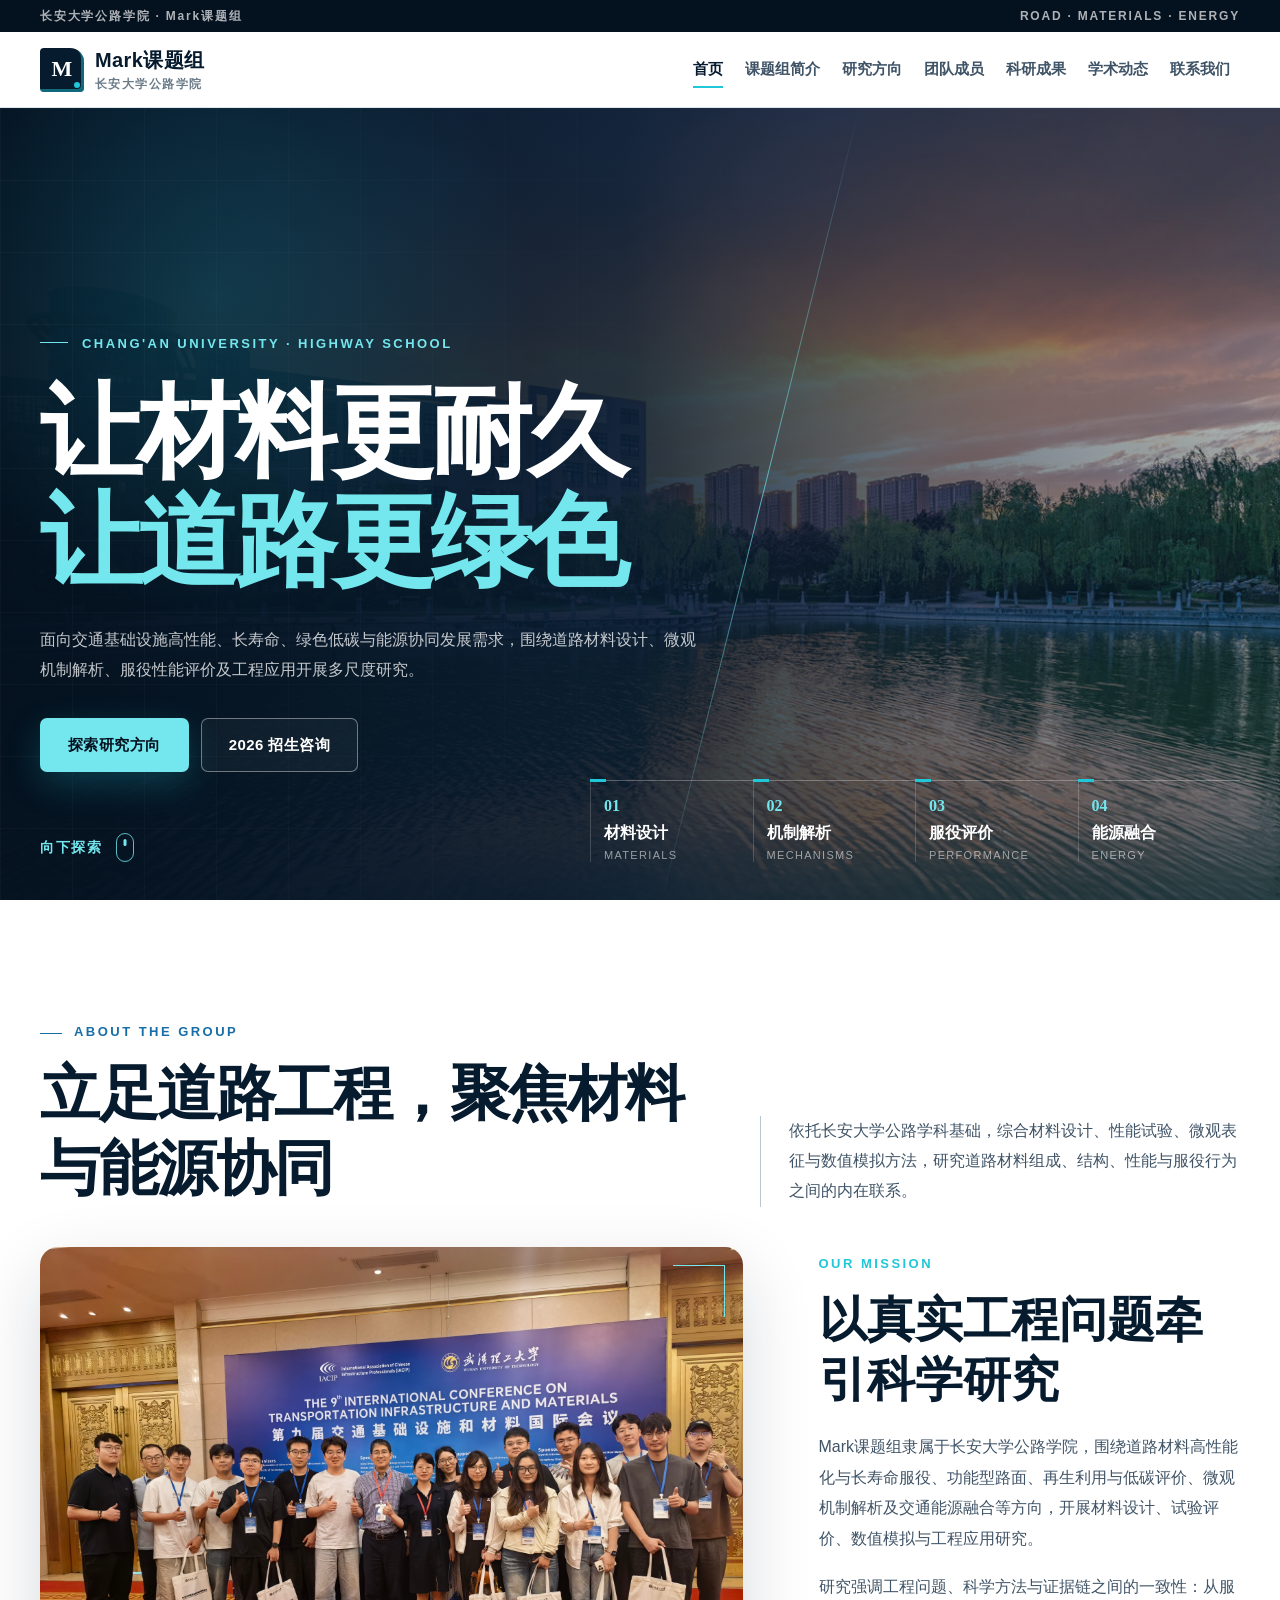
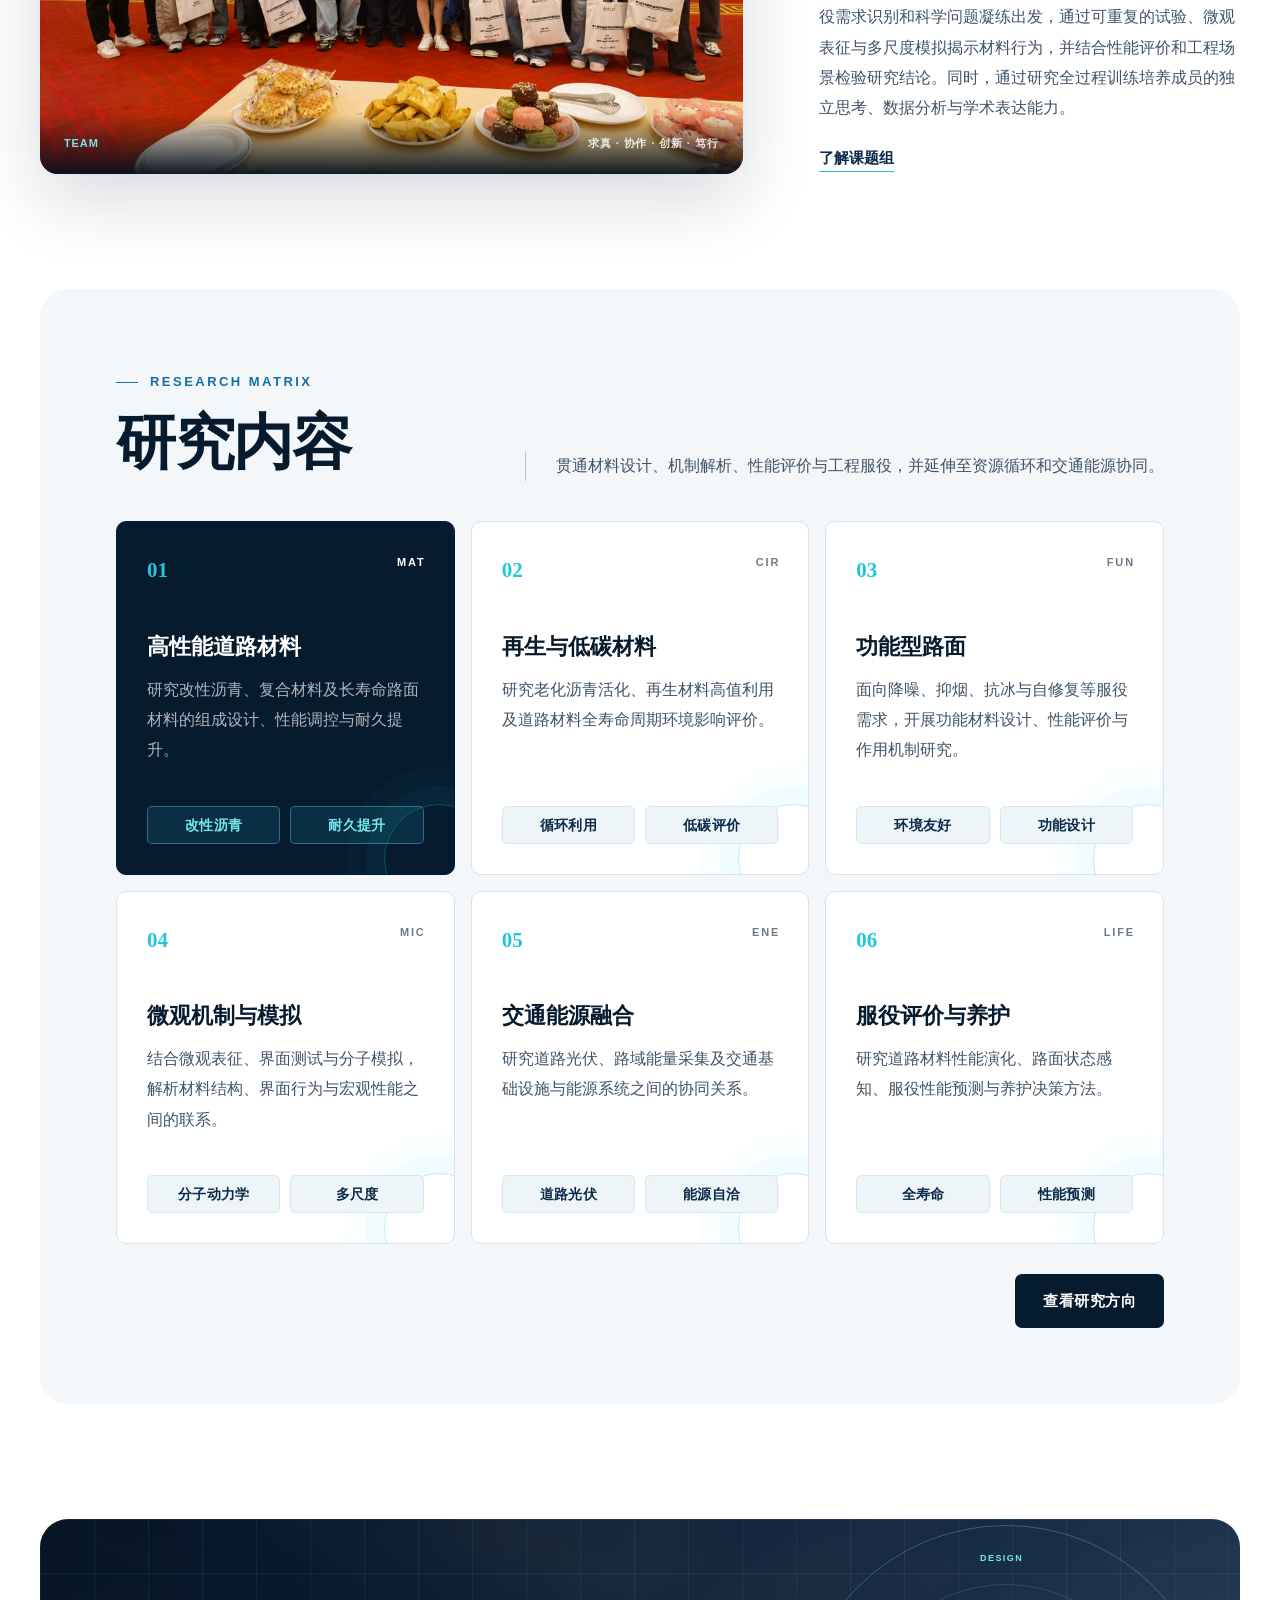
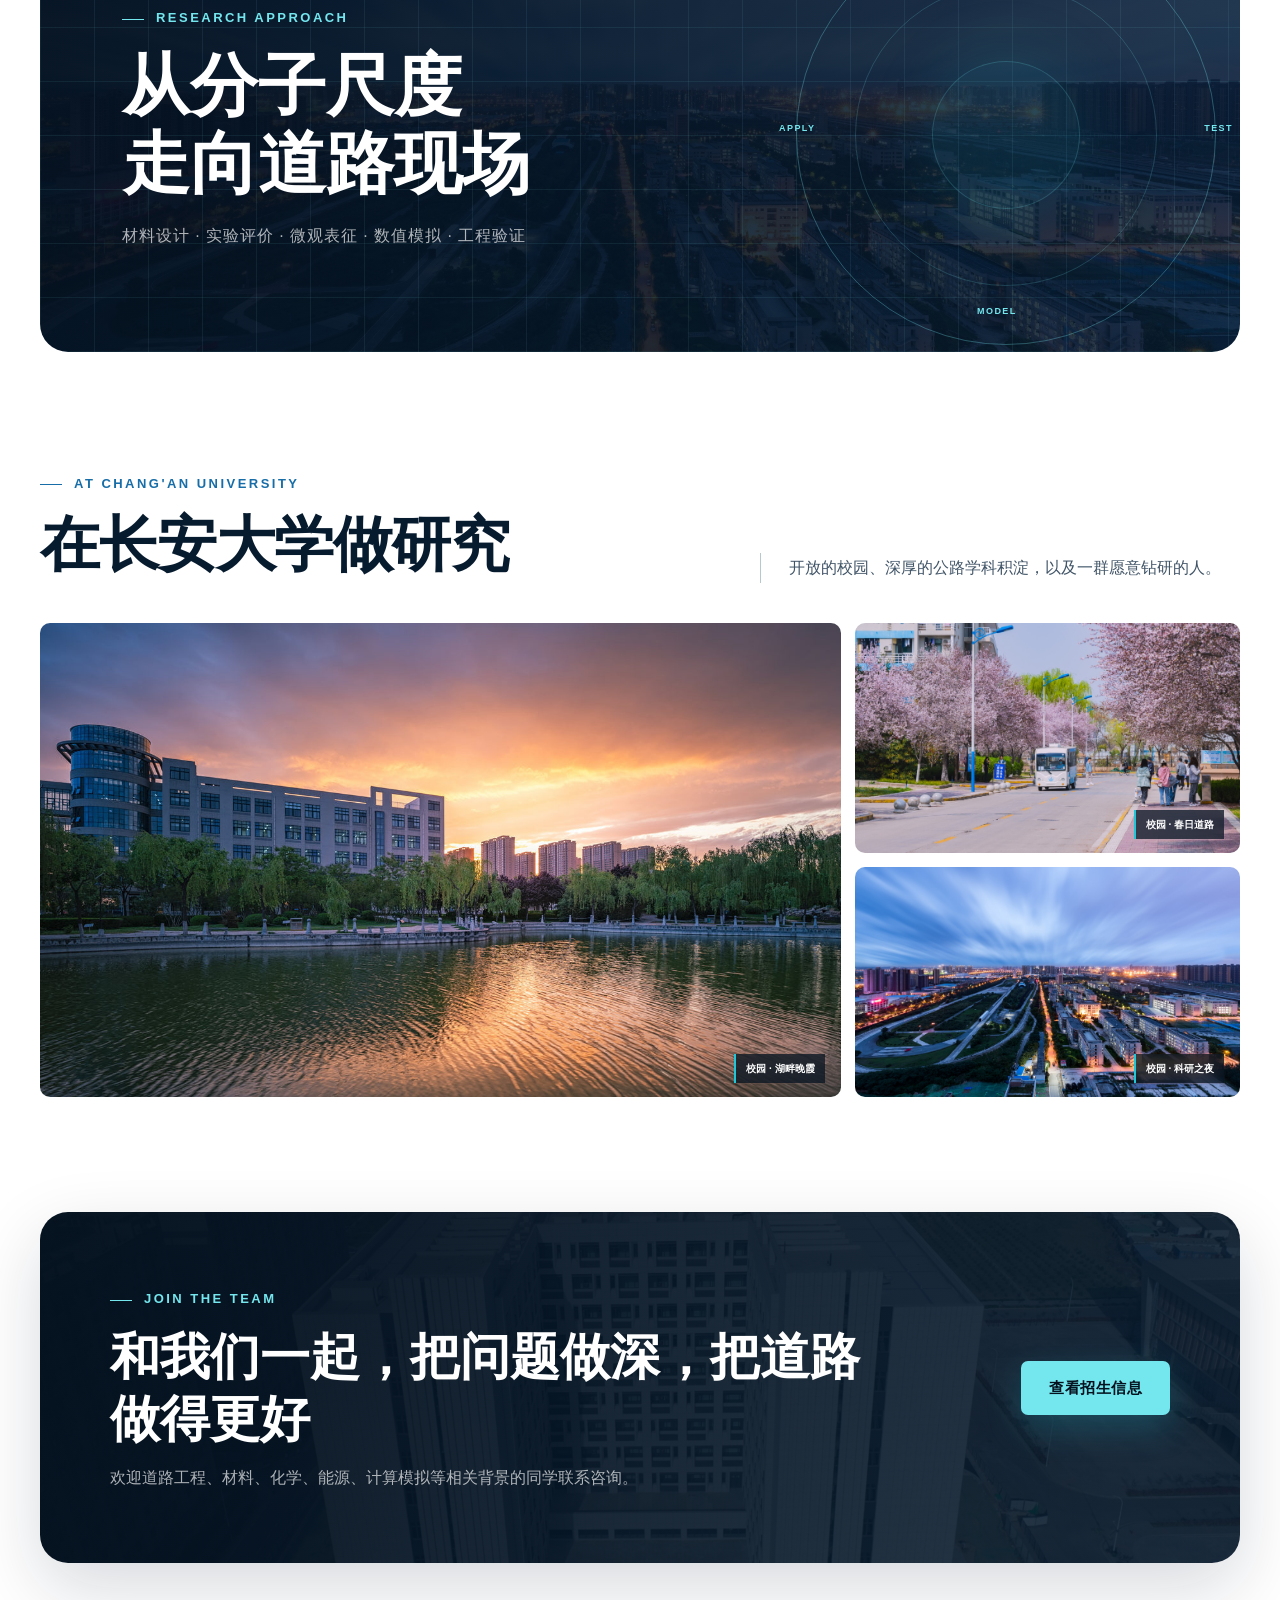
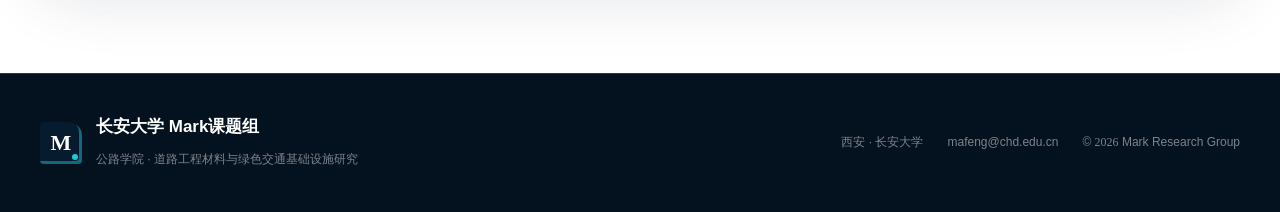
<file: index.html>
<!DOCTYPE html>
<html lang="zh-CN">
<head>
    <meta charset="UTF-8">
    <meta name="viewport" content="width=device-width, initial-scale=1.0">
    <meta name="description" content="长安大学公路学院 Mark课题组，聚焦道路工程材料、功能型路面、交通能源融合与绿色低碳基础设施。">
    <meta name="theme-color" content="#071b2f">
    <title>长安大学 Mark课题组</title>
    <link rel="stylesheet" href="CSS/style.css">
    <script src="JS/main.js" defer></script>
</head>
<body class="home-page">

<a class="skip-link" href="#main-content">跳至主要内容</a>

<div class="site-topbar">
    <span>长安大学公路学院 · Mark课题组</span>
    <span>ROAD · MATERIALS · ENERGY</span>
</div>

<nav class="navbar" aria-label="主导航">
    <a class="logo" href="index.html" aria-label="返回网站首页">
        <span class="logo-mark">M</span>
        <span class="logo-text"><strong>Mark课题组</strong><span>长安大学公路学院</span></span>
    </a>
    <button class="nav-toggle" type="button" aria-expanded="false" aria-controls="primary-navigation" aria-label="打开或关闭主导航">
        <span class="nav-toggle-label">菜单</span><span class="nav-toggle-icon" aria-hidden="true"></span>
    </button>
    <ul id="primary-navigation">
        <li><a class="active" aria-current="page" href="index.html">首页</a></li>
        <li><a href="about.html">课题组简介</a></li>
        <li><a href="research.html">研究方向</a></li>
        <li><a href="members.html">团队成员</a></li>
        <li><a href="publications.html">科研成果</a></li>
        <li><a href="news.html">学术动态</a></li>
        <li><a href="join.html">联系我们</a></li>
    </ul>
</nav>

<main id="main-content">
    <header class="hero">
        <div class="hero-grid" aria-hidden="true"></div>
        <div class="hero-content">
            <span class="hero-kicker">CHANG'AN UNIVERSITY · HIGHWAY SCHOOL</span>
            <h1>让材料更耐久<br><em>让道路更绿色</em></h1>
            <p>面向交通基础设施高性能、长寿命、绿色低碳与能源协同发展需求，围绕道路材料设计、微观机制解析、服役性能评价及工程应用开展多尺度研究。</p>
            <div class="hero-actions">
                <a class="btn btn-primary" href="research.html">探索研究方向</a>
                <a class="btn btn-ghost" href="join.html">2026 招生咨询</a>
            </div>
        </div>
        <div class="hero-index" aria-label="课题组研究关键词">
            <div><span>01</span><strong>材料设计</strong><small>Materials</small></div>
            <div><span>02</span><strong>机制解析</strong><small>Mechanisms</small></div>
            <div><span>03</span><strong>服役评价</strong><small>Performance</small></div>
            <div><span>04</span><strong>能源融合</strong><small>Energy</small></div>
        </div>
       <a class="scroll-cue" href="#group-overview">
            <span class="scroll-cue-text">向下探索</span>
            <span class="scroll-indicator" aria-hidden="true"></span>
        </a>
    </header>

    <section class="section section-intro" id="group-overview">
        <div class="section-heading">
            <div><span class="eyebrow">About the Group</span><h2>立足道路工程，聚焦材料与能源协同</h2></div>
            <p>依托长安大学公路学科基础，综合材料设计、性能试验、微观表征与数值模拟方法，研究道路材料组成、结构、性能与服役行为之间的内在联系。</p>
        </div>
        <div class="story-grid">
            <figure class="story-image media-frame">
                <img src="images/campus/campus-members.jpg" alt="课题组成员参加交通基础设施与材料学术会议合影">
                <figcaption><span>TEAM</span> 求真 · 协作 · 创新 · 笃行</figcaption>
            </figure>
            <div class="story-copy">
                <span class="micro-label">OUR MISSION</span>
                <h3>以真实工程问题牵引科学研究</h3>
                <p>Mark课题组隶属于长安大学公路学院，围绕道路材料高性能化与长寿命服役、功能型路面、再生利用与低碳评价、微观机制解析及交通能源融合等方向，开展材料设计、试验评价、数值模拟与工程应用研究。</p>
                <p>研究强调工程问题、科学方法与证据链之间的一致性：从服役需求识别和科学问题凝练出发，通过可重复的试验、微观表征与多尺度模拟揭示材料行为，并结合性能评价和工程场景检验研究结论。同时，通过研究全过程训练培养成员的独立思考、数据分析与学术表达能力。</p>
                <a class="text-link" href="about.html">
                    了解课题组
                </a>
            </div>
        </div>
    </section>

    <section class="section research-showcase">
        <div class="section-heading research-matrix-heading">
        <div>
            <span class="eyebrow">Research Matrix</span>
            <h2>研究内容</h2>
        </div>
        <p>贯通材料设计、机制解析、性能评价与工程服役，并延伸至资源循环和交通能源协同。</p>
        </div>
        <div class="research-grid home-research-grid">
            <article class="research-card featured-card">
                <span class="index">01</span><span class="card-code">MAT</span>
                <h3>高性能道路材料</h3>
                <p>研究改性沥青、复合材料及长寿命路面材料的组成设计、性能调控与耐久提升。</p>
                <div class="tag-list"><span>改性沥青</span><span>耐久提升</span></div>
            </article>
            <article class="research-card">
                <span class="index">02</span><span class="card-code">CIR</span>
                <h3>再生与低碳材料</h3>
                <p>研究老化沥青活化、再生材料高值利用及道路材料全寿命周期环境影响评价。</p>
                <div class="tag-list"><span>循环利用</span><span>低碳评价</span></div>
            </article>
            <article class="research-card">
                <span class="index">03</span><span class="card-code">FUN</span>
                <h3>功能型路面</h3>
                <p>面向降噪、抑烟、抗冰与自修复等服役需求，开展功能材料设计、性能评价与作用机制研究。</p>
                <div class="tag-list"><span>环境友好</span><span>功能设计</span></div>
            </article>
            <article class="research-card">
                <span class="index">04</span><span class="card-code">MIC</span>
                <h3>微观机制与模拟</h3>
                <p>结合微观表征、界面测试与分子模拟，解析材料结构、界面行为与宏观性能之间的联系。</p>
                <div class="tag-list"><span>分子动力学</span><span>多尺度</span></div>
            </article>
            <article class="research-card">
                <span class="index">05</span><span class="card-code">ENE</span>
                <h3>交通能源融合</h3>
                <p>研究道路光伏、路域能量采集及交通基础设施与能源系统之间的协同关系。</p>
                <div class="tag-list"><span>道路光伏</span><span>能源自洽</span></div>
            </article>
            <article class="research-card">
                <span class="index">06</span><span class="card-code">LIFE</span>
                <h3>服役评价与养护</h3>
                <p>研究道路材料性能演化、路面状态感知、服役性能预测与养护决策方法。</p>
                <div class="tag-list"><span>全寿命</span><span>性能预测</span></div>
            </article>
        </div>
        <div class="section-action">
            <a class="btn btn-dark" href="research.html">
            查看研究方向
            </a>
        </div>
    </section>

    <section class="section visual-statement">
        <div class="visual-copy">
            <span class="eyebrow light">Research Approach</span>
            <h2>从分子尺度<br>走向道路现场</h2>
            <p>材料设计 · 实验评价 · 微观表征 · 数值模拟 · 工程验证</p>
        </div>
        <div class="visual-orbit" aria-hidden="true"><span>DESIGN</span><span>TEST</span><span>MODEL</span><span>APPLY</span></div>
    </section>

    <section class="section campus-section">
        <div class="section-heading">
            <div><span class="eyebrow">At Chang'an University</span><h2>在长安大学做研究</h2></div>
            <p>开放的校园、深厚的公路学科积淀，以及一群愿意钻研的人。</p>
        </div>
        <div class="campus-grid">
            <figure class="campus-photo campus-large"><img src="images/campus/campus-hero.jpg" alt="长安大学校园湖畔晚霞"><figcaption>校园 · 湖畔晚霞</figcaption></figure>
            <figure class="campus-photo"><img src="images/campus/campus-road.jpg" alt="长安大学春日校园道路"><figcaption>校园 · 春日道路</figcaption></figure>
            <figure class="campus-photo"><img src="images/campus/campus-night.jpg" alt="长安大学校园夜景"><figcaption>校园 · 科研之夜</figcaption></figure>
        </div>
    </section>

    <section class="cta-section">
        <div><span class="eyebrow light">Join the Team</span><h2>和我们一起，把问题做深，把道路做得更好</h2><p>欢迎道路工程、材料、化学、能源、计算模拟等相关背景的同学联系咨询。</p></div>
        <a class="btn btn-primary" href="join.html">
            查看招生信息
        </a>
    </section>
</main>

<footer class="footer">
    <div class="footer-inner">
        <div class="footer-brand"><span class="logo-mark small">M</span><div><strong>长安大学 Mark课题组</strong><span>公路学院 · 道路工程材料与绿色交通基础设施研究</span></div></div>
        <div class="footer-meta"><span>西安 · 长安大学</span><span>mafeng@chd.edu.cn</span><span>© <b data-current-year>2026</b> Mark Research Group</span></div>
    </div>
</footer>

<button
    class="back-to-top"
    type="button"
    aria-label="返回页面顶部"
>
    <svg
        class="back-top-icon"
        viewBox="0 0 24 24"
        aria-hidden="true"
    >
        <path d="M7 14l5-5 5 5"></path>
    </svg>
</button>
</body>
</html>
</file>
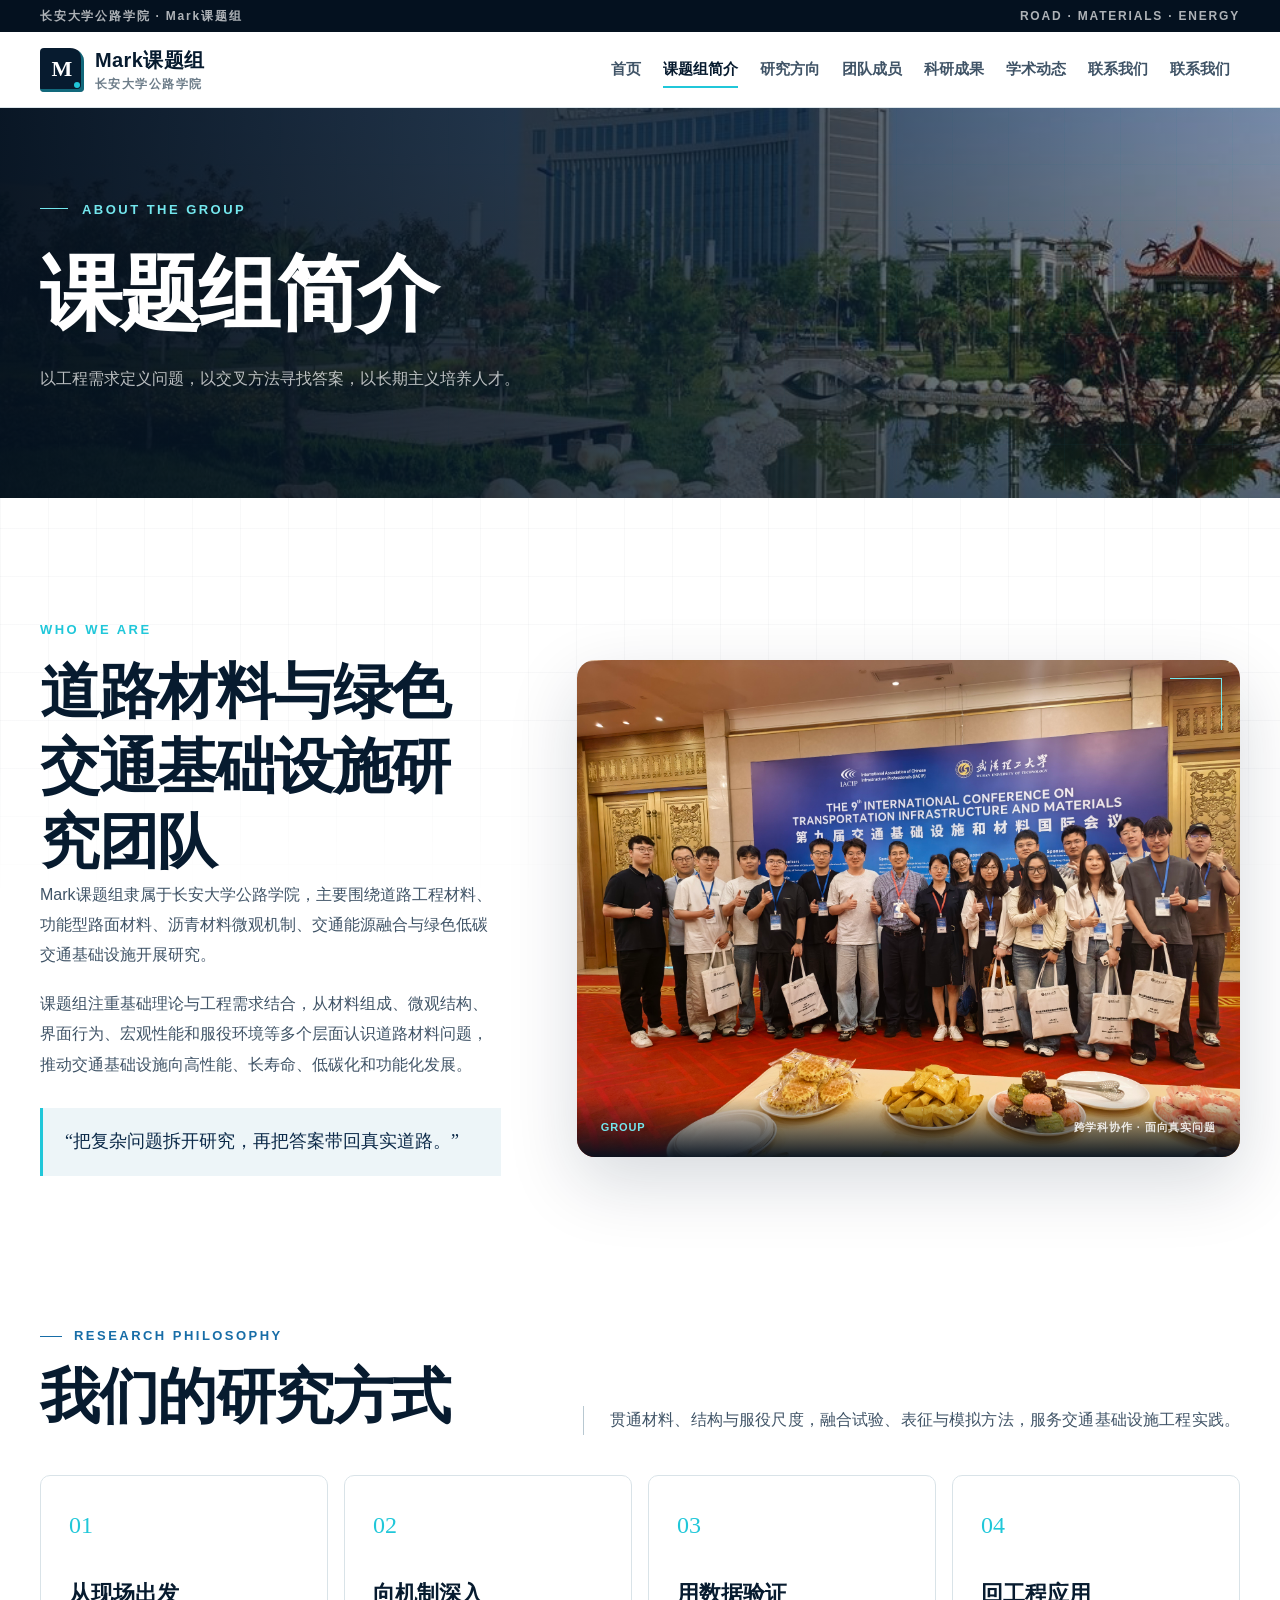
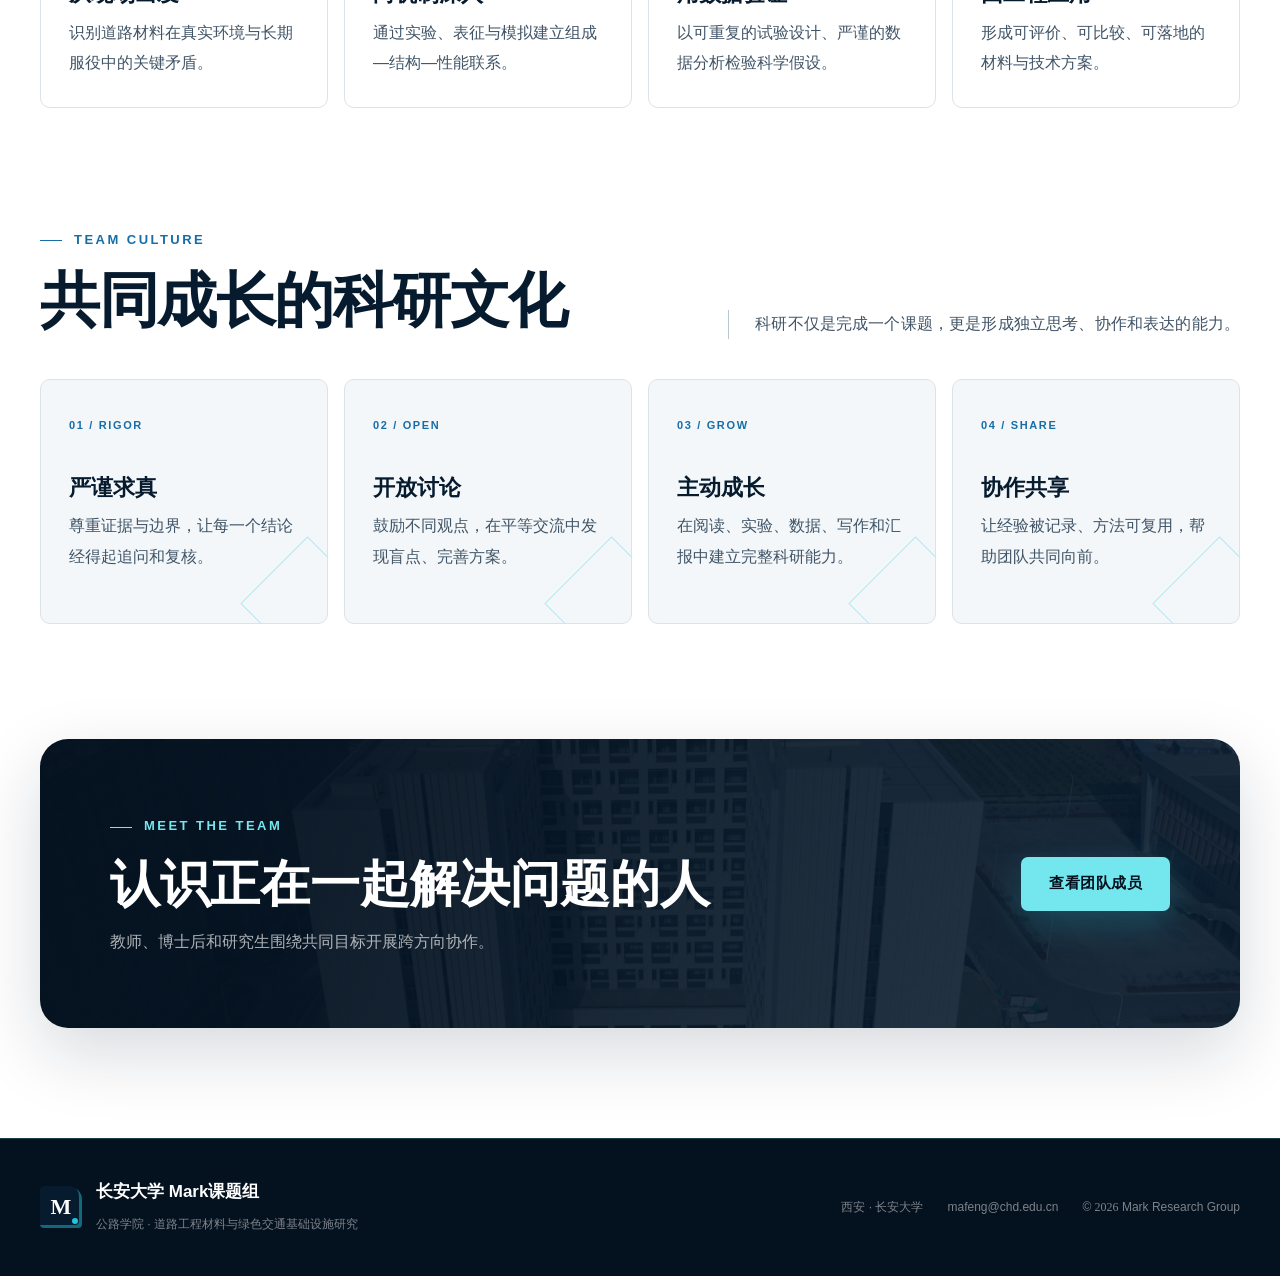
<file: about.html>
<!DOCTYPE html>
<html lang="zh-CN">
<head>
    <meta charset="UTF-8"><meta name="viewport" content="width=device-width, initial-scale=1.0">
    <meta name="description" content="了解长安大学公路学院 Mark课题组的研究定位、团队文化与人才培养理念。"><meta name="theme-color" content="#071b2f">
    <title>课题组简介 - 长安大学 Mark课题组</title><link rel="stylesheet" href="CSS/style.css"><script src="JS/main.js" defer></script>
</head>
<body class="about-page">
<a class="skip-link" href="#main-content">跳至主要内容</a>
<div class="site-topbar"><span>长安大学公路学院 · Mark课题组</span><span>ROAD · MATERIALS · ENERGY</span></div>
<nav class="navbar" aria-label="主导航">
    <a class="logo" href="index.html"><span class="logo-mark">M</span><span class="logo-text"><strong>Mark课题组</strong><span>长安大学公路学院</span></span></a>
    <button class="nav-toggle" type="button" aria-expanded="false" aria-controls="primary-navigation" aria-label="打开或关闭主导航"><span class="nav-toggle-label">菜单</span><span class="nav-toggle-icon" aria-hidden="true"></span></button>
    <ul id="primary-navigation"><li><a href="index.html">首页</a></li><li><a class="active" aria-current="page" href="about.html">课题组简介</a></li><li><a href="research.html">研究方向</a></li><li><a href="members.html">团队成员</a></li><li><a href="publications.html">科研成果</a></li><li><a href="news.html">学术动态</a></li><li><a href="join.html">联系我们</a></li><li><a href="contact.html">联系我们</a></li></ul>
</nav>
<main id="main-content">
    <header class="page-header about-header"><div><span class="hero-kicker">ABOUT THE GROUP</span><h1>课题组简介</h1><p>以工程需求定义问题，以交叉方法寻找答案，以长期主义培养人才。</p></div></header>
    <section class="section about-overview">
        <div class="story-grid story-grid-reverse">
            <div class="story-copy"><span class="micro-label">WHO WE ARE</span><h2>道路材料与绿色交通基础设施研究团队</h2><p>Mark课题组隶属于长安大学公路学院，主要围绕道路工程材料、功能型路面材料、沥青材料微观机制、交通能源融合与绿色低碳交通基础设施开展研究。</p><p>课题组注重基础理论与工程需求结合，从材料组成、微观结构、界面行为、宏观性能和服役环境等多个层面认识道路材料问题，推动交通基础设施向高性能、长寿命、低碳化和功能化发展。</p><div class="quote-line">“把复杂问题拆开研究，再把答案带回真实道路。”</div></div>
            <figure class="story-image media-frame"><img src="images/campus/campus-members.jpg" alt="课题组团队学术交流合影"><figcaption><span>GROUP</span> 跨学科协作 · 面向真实问题</figcaption></figure>
        </div>
    </section>
    <section class="section philosophy-section">
        <div class="section-heading"><div><span class="eyebrow">Research Philosophy</span><h2>我们的研究方式</h2></div><p>贯通材料、结构与服役尺度，融合试验、表征与模拟方法，服务交通基础设施工程实践。</p></div>
        <div class="process-grid">
            <article><span>01</span><h3>从现场出发</h3><p>识别道路材料在真实环境与长期服役中的关键矛盾。</p></article>
            <article><span>02</span><h3>向机制深入</h3><p>通过实验、表征与模拟建立组成—结构—性能联系。</p></article>
            <article><span>03</span><h3>用数据验证</h3><p>以可重复的试验设计、严谨的数据分析检验科学假设。</p></article>
            <article><span>04</span><h3>回工程应用</h3><p>形成可评价、可比较、可落地的材料与技术方案。</p></article>
        </div>
    </section>
    <section class="section culture-section">
        <div class="section-heading"><div><span class="eyebrow">Team Culture</span><h2>共同成长的科研文化</h2></div><p>科研不仅是完成一个课题，更是形成独立思考、协作和表达的能力。</p></div>
        <div class="feature-grid">
            <article class="feature-card"><span class="feature-code">01 / RIGOR</span><h3>严谨求真</h3><p>尊重证据与边界，让每一个结论经得起追问和复核。</p></article>
            <article class="feature-card"><span class="feature-code">02 / OPEN</span><h3>开放讨论</h3><p>鼓励不同观点，在平等交流中发现盲点、完善方案。</p></article>
            <article class="feature-card"><span class="feature-code">03 / GROW</span><h3>主动成长</h3><p>在阅读、实验、数据、写作和汇报中建立完整科研能力。</p></article>
            <article class="feature-card"><span class="feature-code">04 / SHARE</span><h3>协作共享</h3><p>让经验被记录、方法可复用，帮助团队共同向前。</p></article>
        </div>
    </section>
    <section class="cta-section"><div><span class="eyebrow light">Meet the Team</span><h2>认识正在一起解决问题的人</h2><p>教师、博士后和研究生围绕共同目标开展跨方向协作。</p></div><a class="btn btn-primary" href="members.html">查看团队成员</a></section>
</main>
<footer class="footer"><div class="footer-inner"><div class="footer-brand"><span class="logo-mark small">M</span><div><strong>长安大学 Mark课题组</strong><span>公路学院 · 道路工程材料与绿色交通基础设施研究</span></div></div><div class="footer-meta"><span>西安 · 长安大学</span><span>mafeng@chd.edu.cn</span><span>© <b data-current-year>2026</b> Mark Research Group</span></div></div></footer>
        <button class="back-to-top" type="button" aria-label="返回页面顶部">
            <svg class="back-top-icon" viewBox="0 0 24 24" aria-hidden="true">
                <path d="M7 14l5-5 5 5"></path>
            </svg>
        </button>
</body></html>
</file>
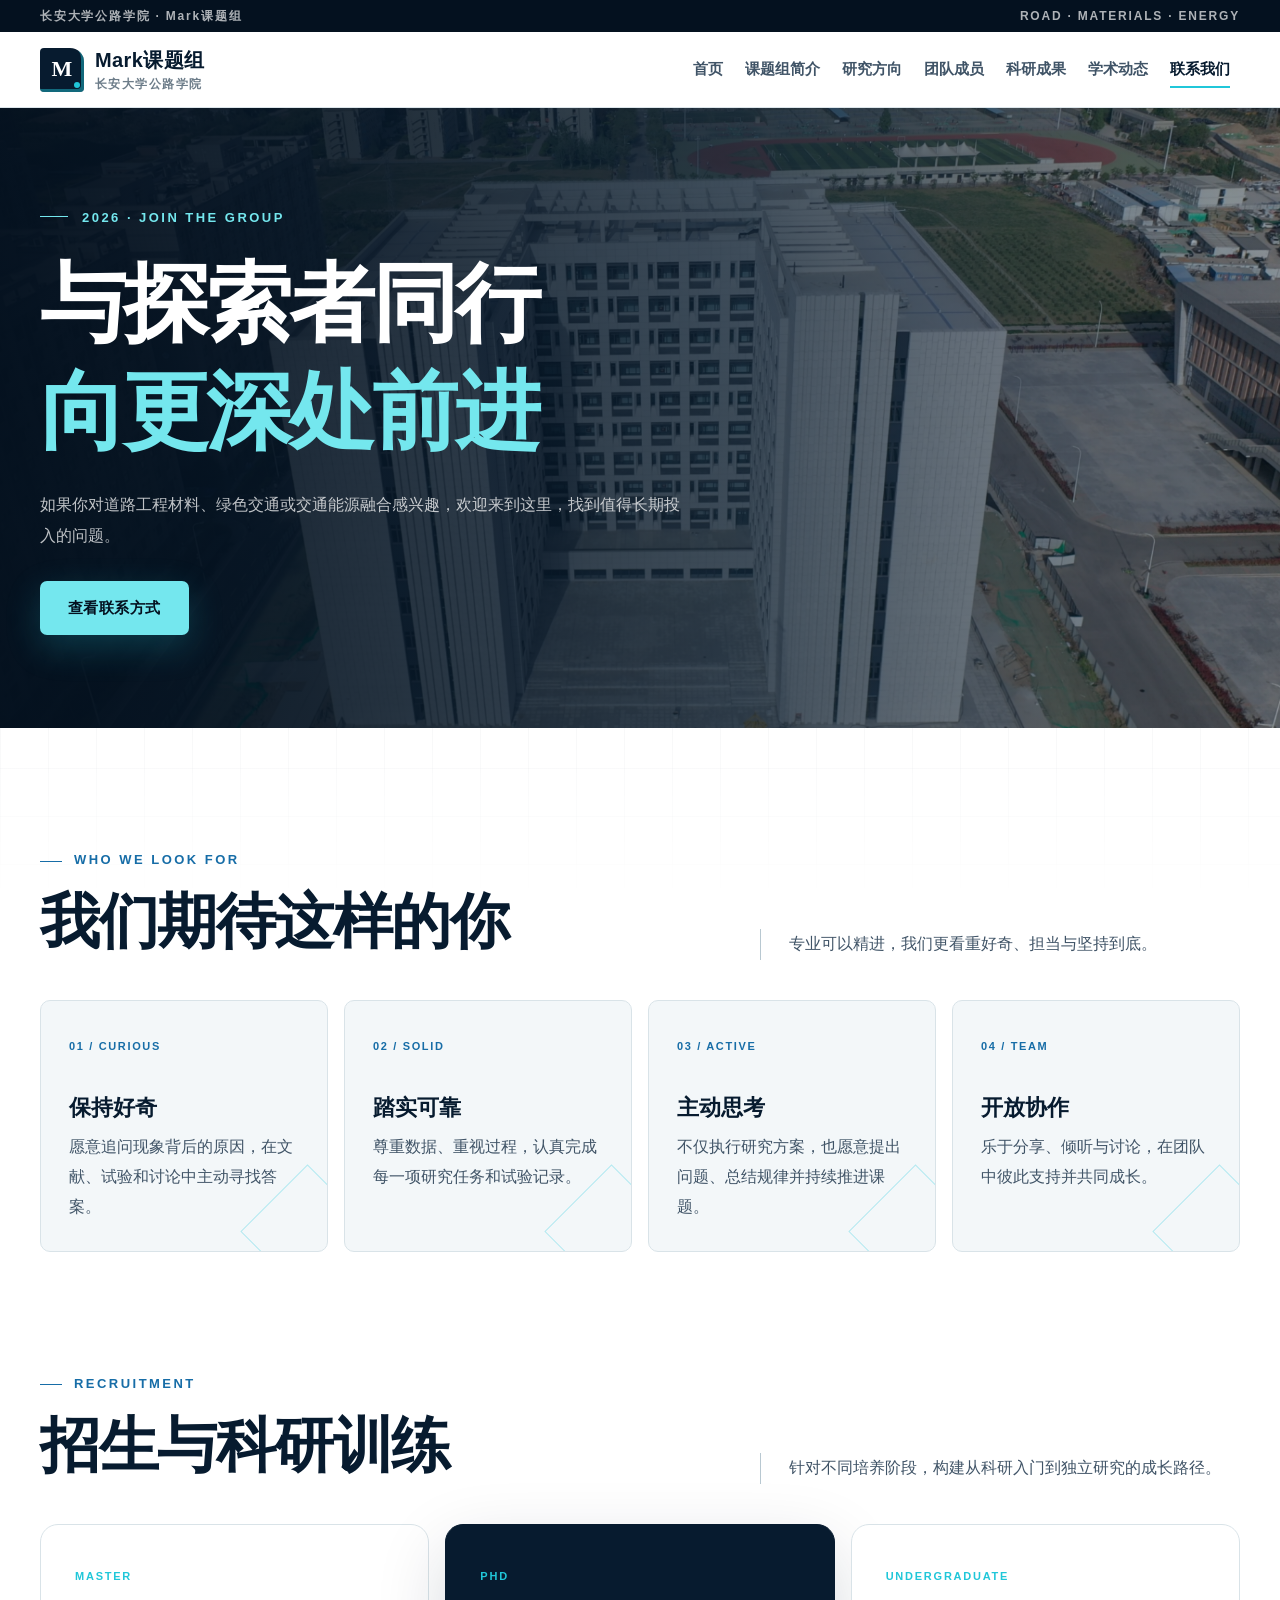
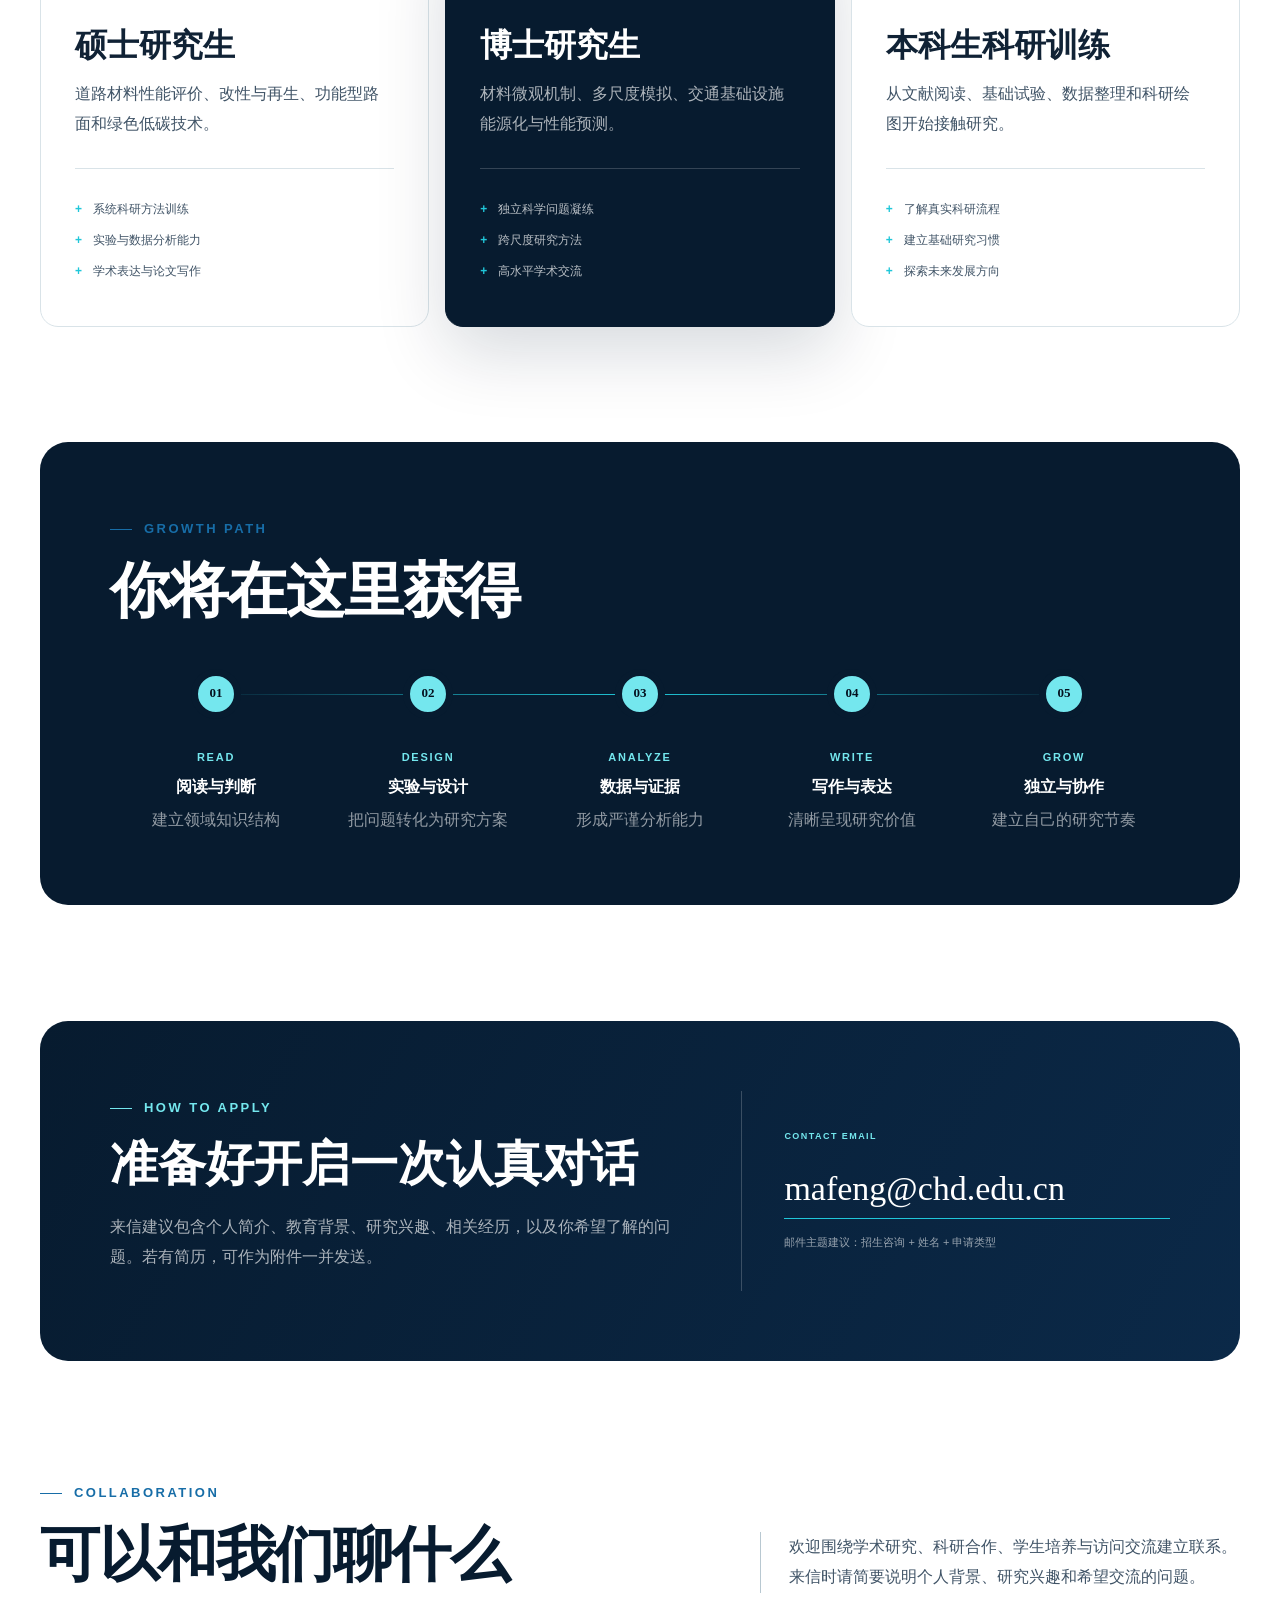
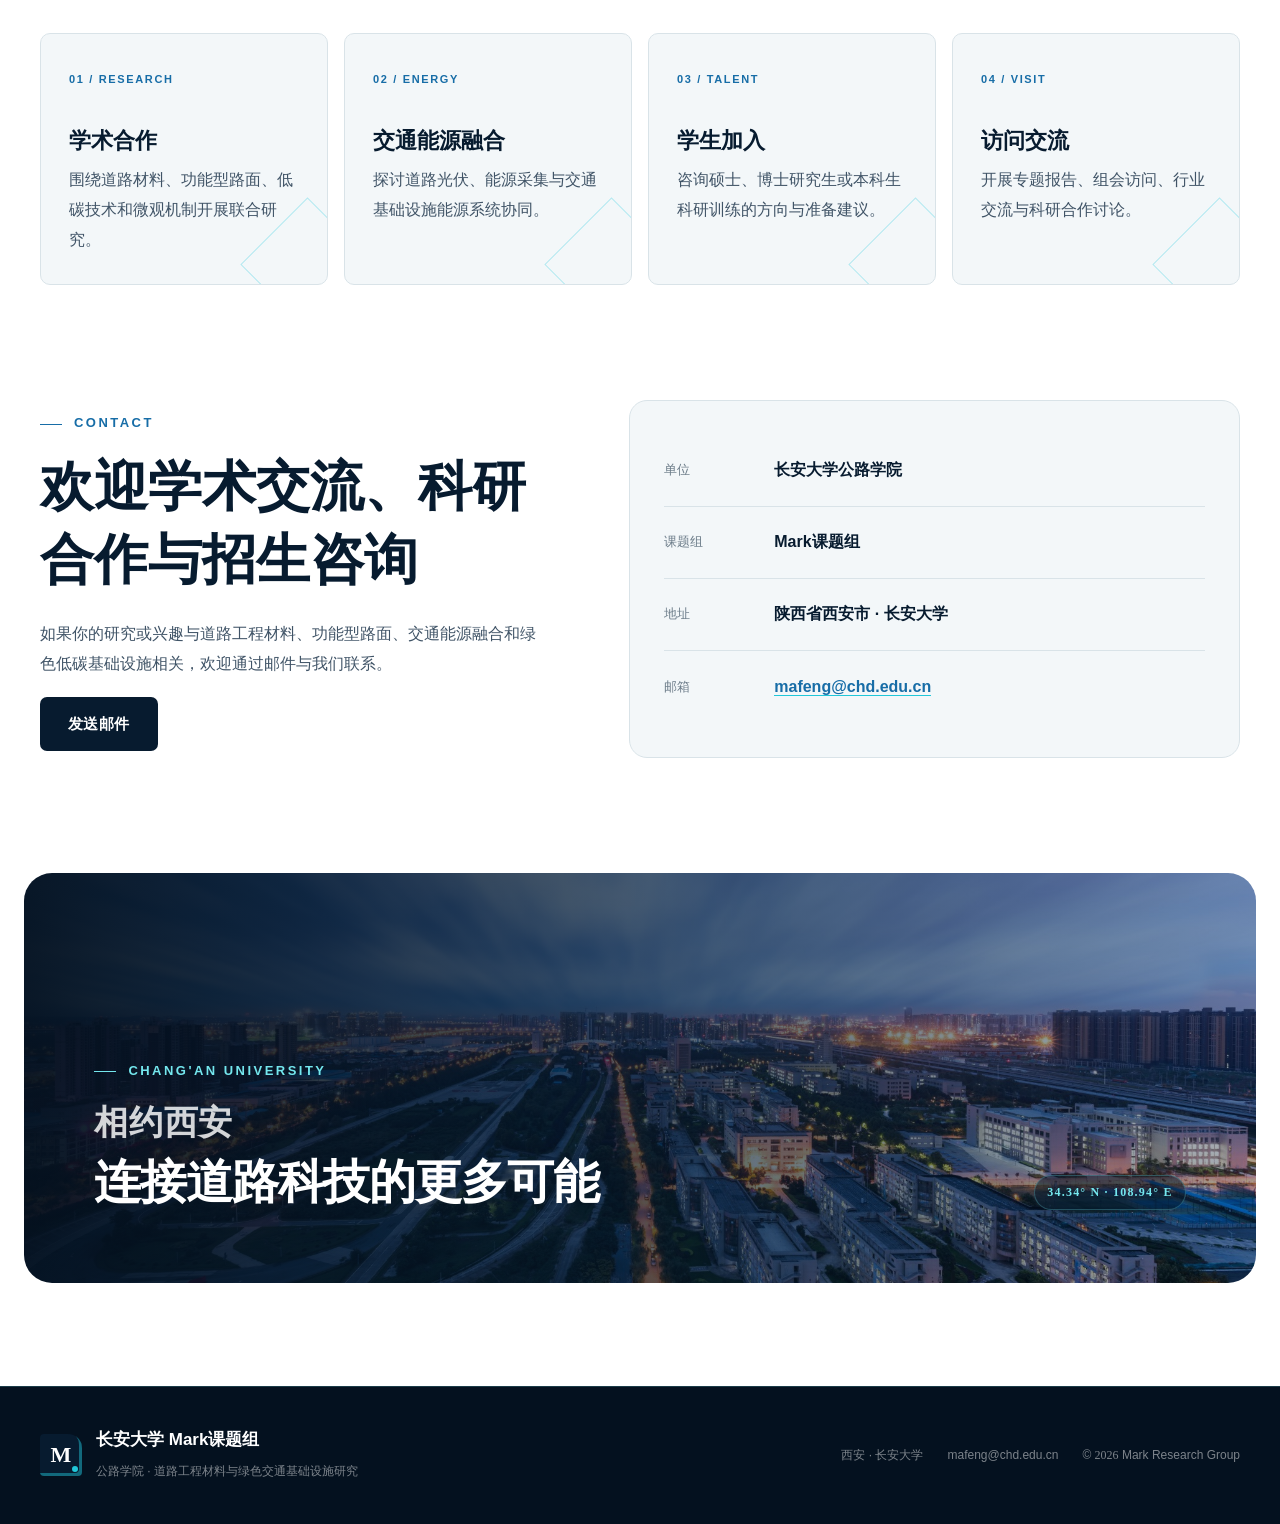
<file: contact.html>
<!DOCTYPE html>
<html lang="zh-CN">

<head>
    <meta charset="UTF-8">

    <meta name="viewport" content="width=device-width, initial-scale=1.0">

    <meta name="description" content="正在前往长安大学公路学院 Mark课题组加入与联系页面。">

    <meta http-equiv="refresh" content="0; url=join.html#contact">

    <title>正在前往加入与联系页面</title>

    <script src="JS/contact.js"></script>

    <link rel="stylesheet" href="CSS/contact.css">
</head>

<body>
    <p>
        正在前往
        <a href="join.html#contact">加入与联系页面</a>
    </p>
</body>

</html>
</file>
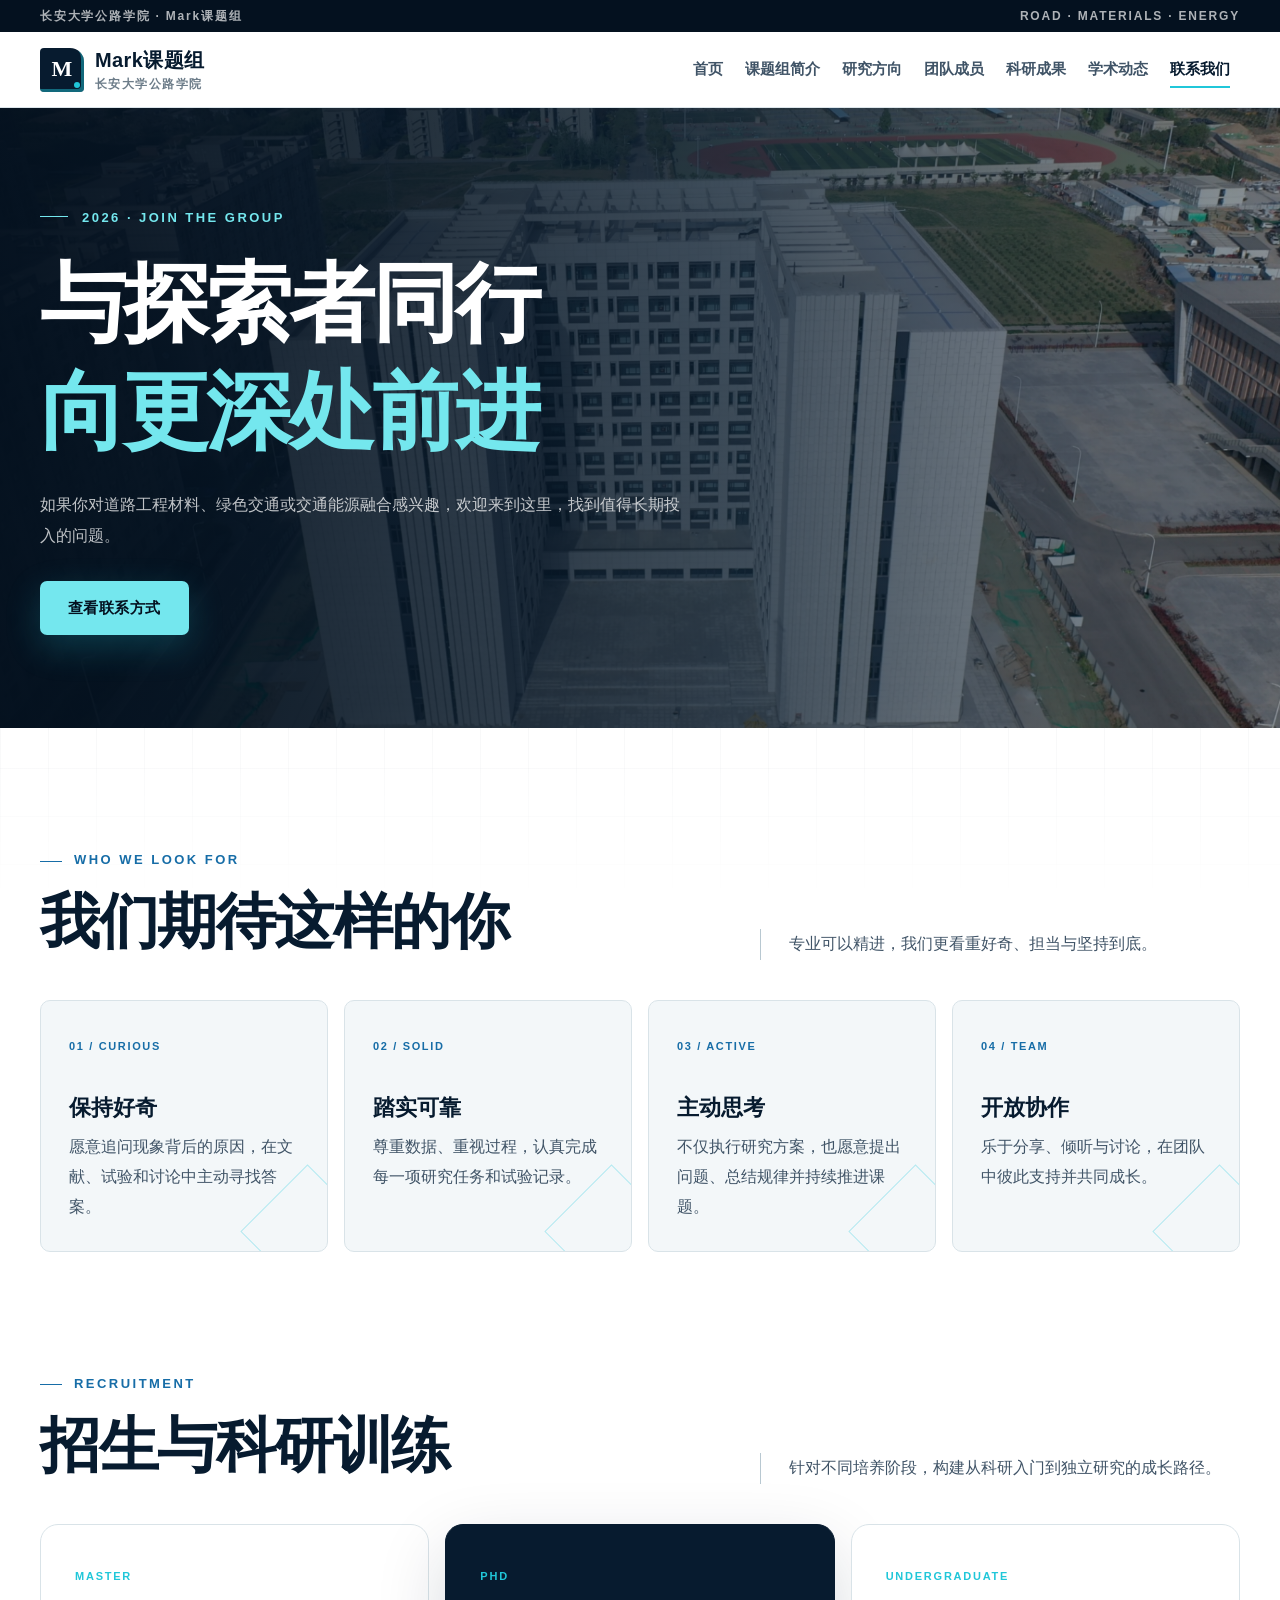
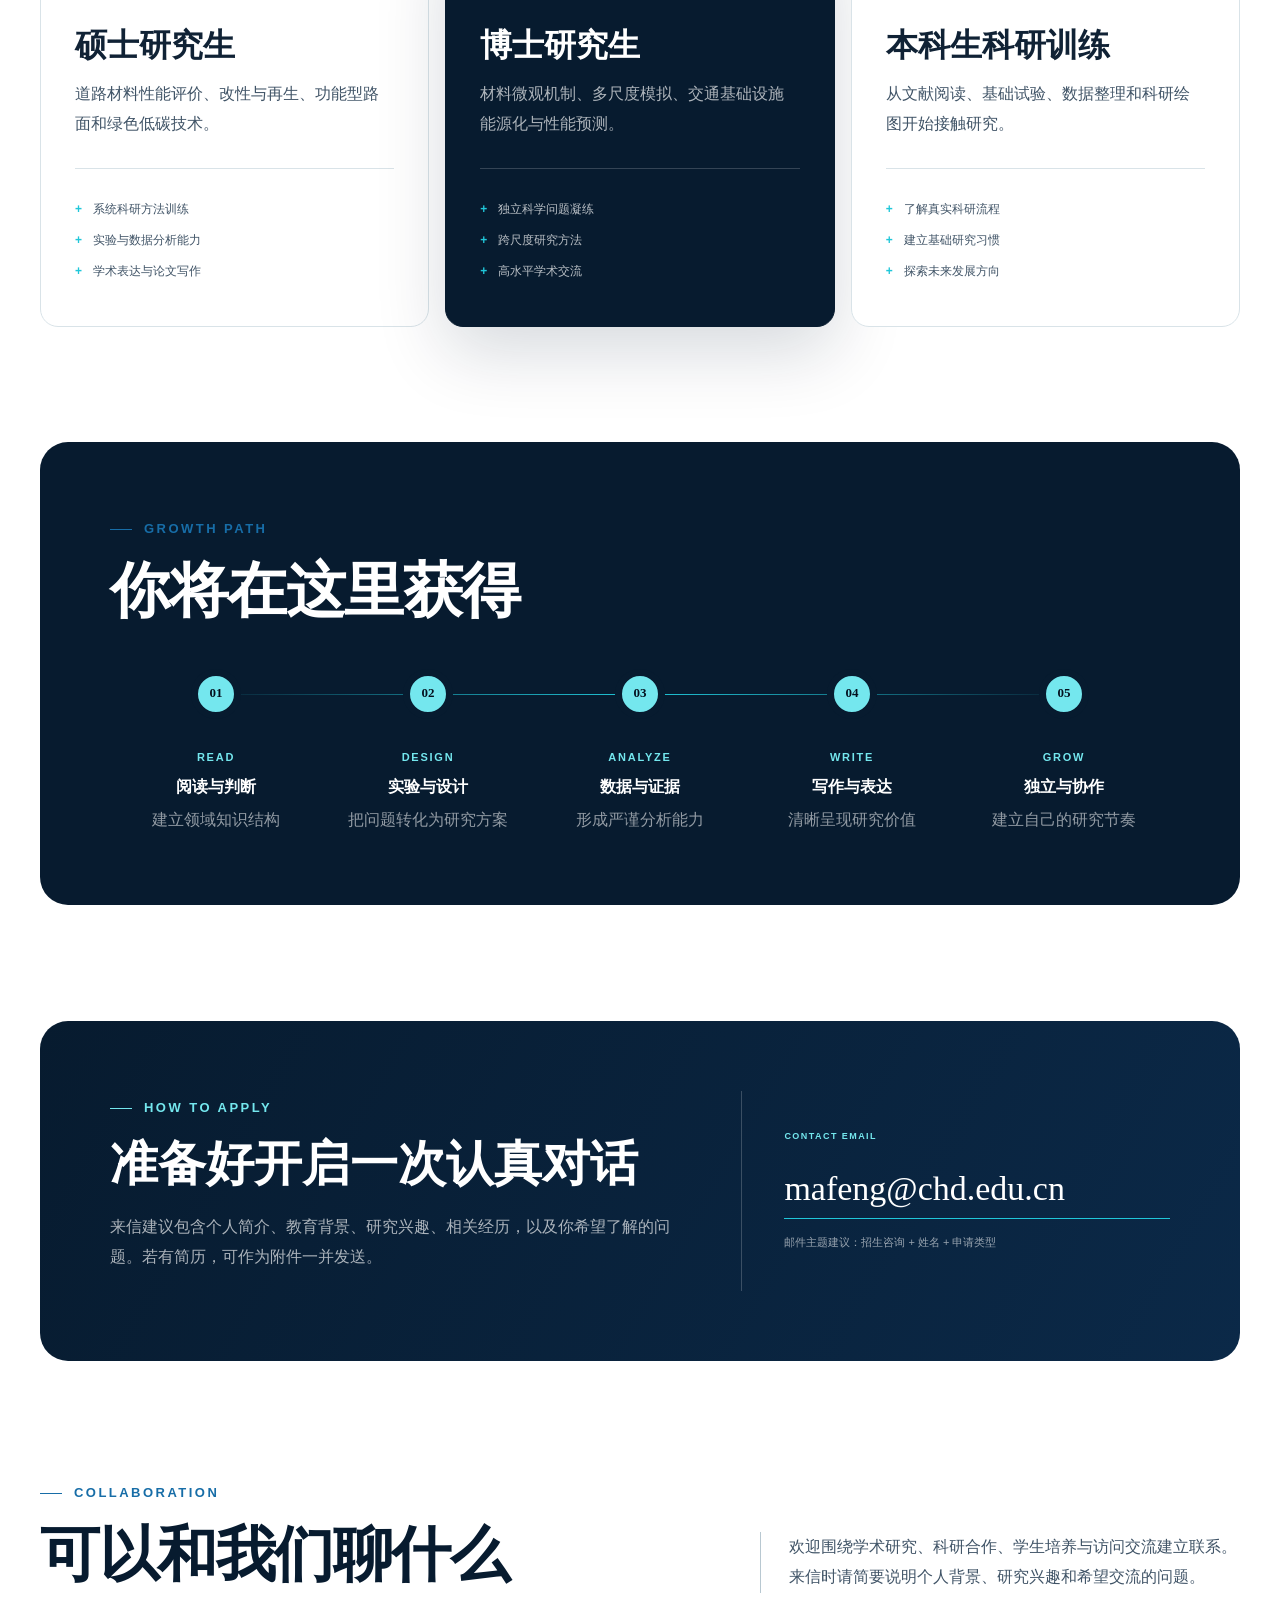
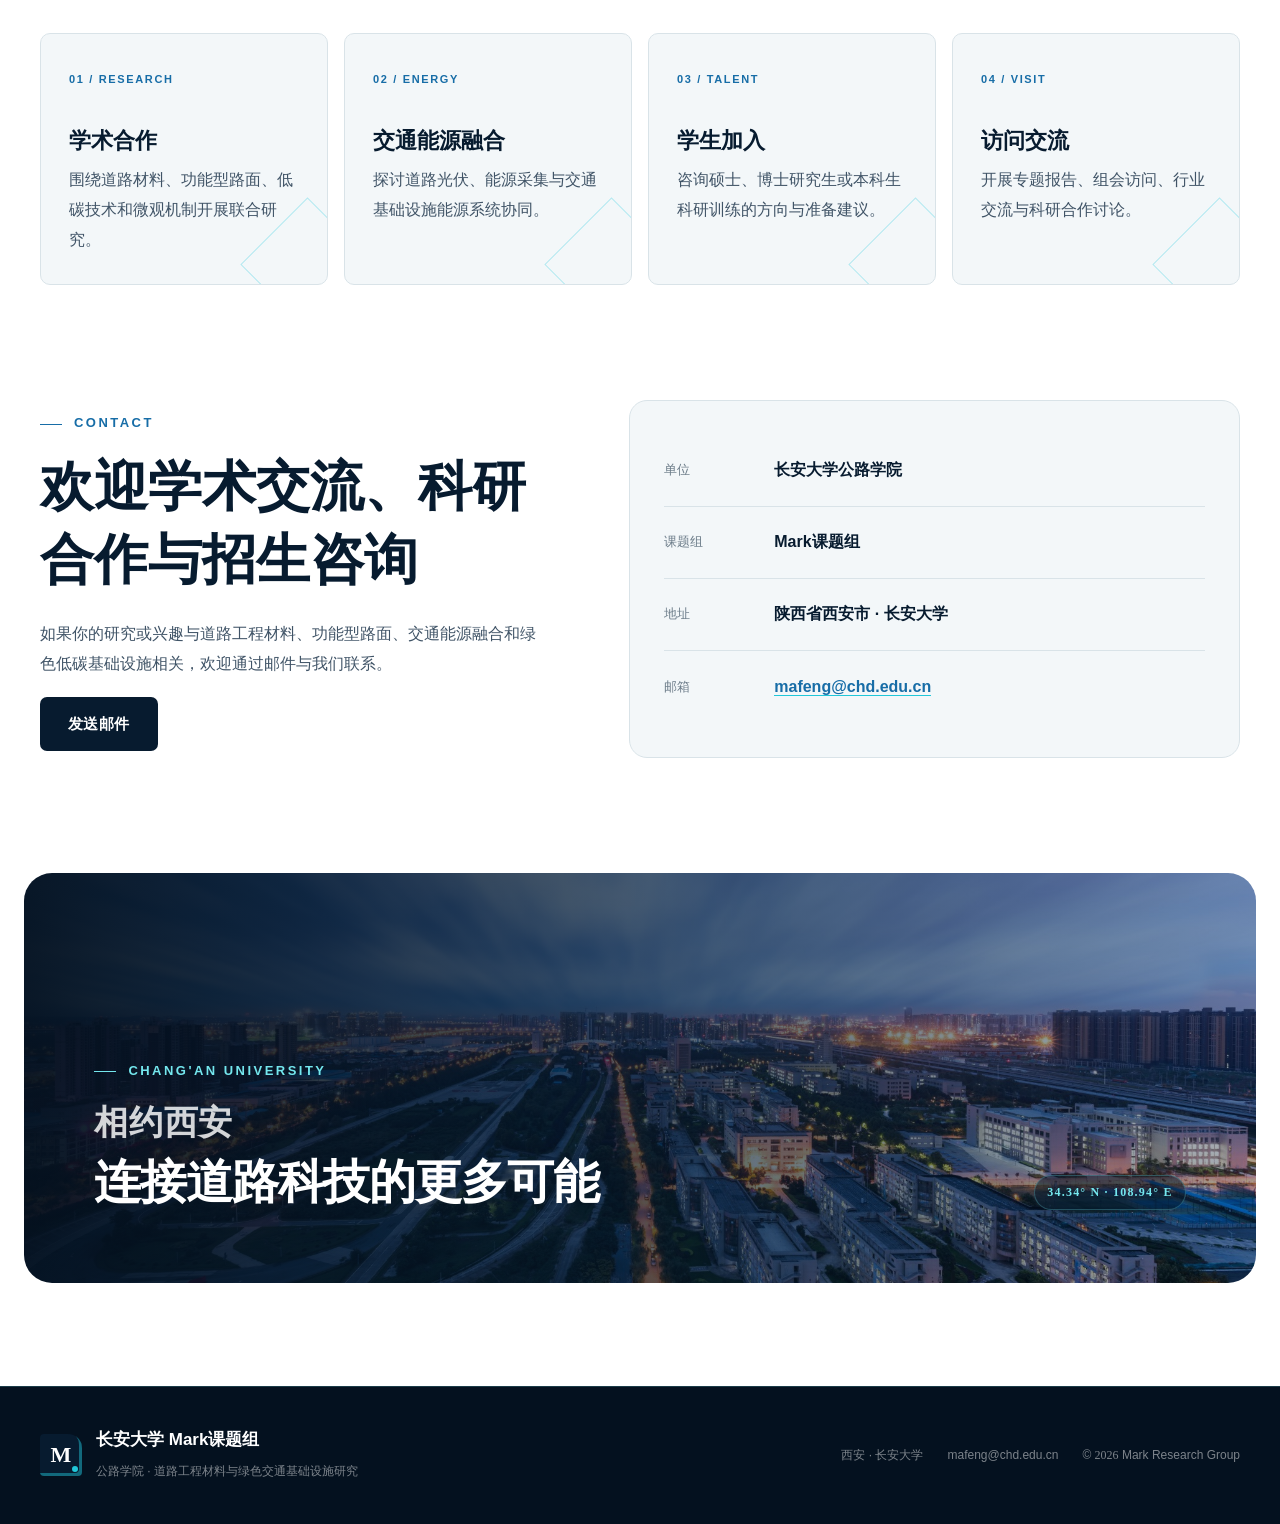
<file: join.html>
<!DOCTYPE html>
<html lang="zh-CN">

<head>
    <meta charset="UTF-8">

    <meta name="viewport" content="width=device-width, initial-scale=1.0">

    <meta name="description" content="长安大学公路学院 Mark课题组招生、科研训练、学术合作与联系方式。">

    <meta name="theme-color" content="#071b2f">

    <title>联系我们 - 长安大学 Mark课题组</title>

    <link rel="stylesheet" href="CSS/style.css">
    <script src="JS/main.js" defer></script>

    <link rel="stylesheet" href="CSS/join.css">
</head>

<body class="join-page">

    <a class="skip-link" href="#main-content">跳至主要内容</a>

    <!-- 顶部信息栏 -->
    <div class="site-topbar">
        <span>长安大学公路学院 · Mark课题组</span>
        <span>ROAD · MATERIALS · ENERGY</span>
    </div>

    <!-- 主导航 -->
    <nav class="navbar" aria-label="主导航">

        <a class="logo" href="index.html">
            <span class="logo-mark">M</span>

            <span class="logo-text">
                <strong>Mark课题组</strong>
                <span>长安大学公路学院</span>
            </span>
        </a>

        <button class="nav-toggle" type="button" aria-expanded="false" aria-controls="primary-navigation" aria-label="打开或关闭主导航">
            <span class="nav-toggle-label">菜单</span>
            <span class="nav-toggle-icon" aria-hidden="true"></span>
        </button>

        <ul id="primary-navigation">
            <li><a href="index.html">首页</a></li>
            <li><a href="about.html">课题组简介</a></li>
            <li><a href="research.html">研究方向</a></li>
            <li><a href="members.html">团队成员</a></li>
            <li><a href="publications.html">科研成果</a></li>
            <li><a href="news.html">学术动态</a></li>

            <li>
                <a class="active" aria-current="page" href="join.html">联系我们</a>
            </li>
        </ul>
    </nav>

    <main id="main-content">

        <!-- =====================================================
             页面首屏
        ====================================================== -->

        <header class="join-hero">

            <div class="join-hero-content">

                <span class="hero-kicker">2026 · JOIN THE GROUP</span>

                <h1>
                    与探索者同行
                    <br>
                    <em>向更深处前进</em>
                </h1>

                <p>如果你对道路工程材料、绿色交通或交通能源融合感兴趣，欢迎来到这里，找到值得长期投入的问题。</p>

                <a class="btn btn-primary" href="#contact">查看联系方式</a>

            </div>
        </header>

        <!-- =====================================================
             我们期待怎样的成员
        ====================================================== -->

        <section class="section">

            <div class="section-heading">

                <div>
                    <span class="eyebrow">Who We Look For</span>

                    <h2>我们期待这样的你</h2>
                </div>

                <p>专业可以精进，我们更看重好奇、担当与坚持到底。</p>

            </div>

            <div class="feature-grid join-values">

                <article class="feature-card">
                    <span class="feature-code">01 / CURIOUS</span>

                    <h3>保持好奇</h3>

                    <p>愿意追问现象背后的原因，在文献、试验和讨论中主动寻找答案。</p>
                </article>

                <article class="feature-card">
                    <span class="feature-code">02 / SOLID</span>

                    <h3>踏实可靠</h3>

                    <p>尊重数据、重视过程，认真完成每一项研究任务和试验记录。</p>
                </article>

                <article class="feature-card">
                    <span class="feature-code">03 / ACTIVE</span>

                    <h3>主动思考</h3>

                    <p>不仅执行研究方案，也愿意提出问题、总结规律并持续推进课题。</p>
                </article>

                <article class="feature-card">
                    <span class="feature-code">04 / TEAM</span>

                    <h3>开放协作</h3>

                    <p>乐于分享、倾听与讨论，在团队中彼此支持并共同成长。</p>
                </article>

            </div>
        </section>

        <!-- =====================================================
             招生与科研训练
        ====================================================== -->

        <section class="section recruitment-section">

            <div class="section-heading">

                <div>
                    <span class="eyebrow">Recruitment</span>

                    <h2>招生与科研训练</h2>
                </div>

                <p>针对不同培养阶段，构建从科研入门到独立研究的成长路径。</p>

            </div>

            <div class="recruitment-grid">

                <!-- 硕士研究生 -->
                <article>

                    <span class="recruitment-type">MASTER</span>

                    <h3>硕士研究生</h3>

                    <p>道路材料性能评价、改性与再生、功能型路面和绿色低碳技术。</p>

                    <ul>
                        <li>系统科研方法训练</li>
                        <li>实验与数据分析能力</li>
                        <li>学术表达与论文写作</li>
                    </ul>

                </article>

                <!-- 博士研究生 -->
                <article class="highlight">

                    <span class="recruitment-type">PHD</span>

                    <h3>博士研究生</h3>

                    <p>材料微观机制、多尺度模拟、交通基础设施能源化与性能预测。</p>

                    <ul>
                        <li>独立科学问题凝练</li>
                        <li>跨尺度研究方法</li>
                        <li>高水平学术交流</li>
                    </ul>

                </article>

                <!-- 本科生科研训练 -->
                <article>

                    <span class="recruitment-type">UNDERGRADUATE</span>

                    <h3>本科生科研训练</h3>

                    <p>从文献阅读、基础试验、数据整理和科研绘图开始接触研究。</p>

                    <ul>
                        <li>了解真实科研流程</li>
                        <li>建立基础研究习惯</li>
                        <li>探索未来发展方向</li>
                    </ul>

                </article>

            </div>
        </section>

        <!-- =====================================================
             成长路径
        ====================================================== -->

        <section class="section growth-section">

            <div class="section-heading">
                <div>
                    <span class="eyebrow">Growth Path</span>

                    <h2>你将在这里获得</h2>
                </div>
            </div>

            <div class="method-track growth-track">

                <article>
                    <span>01</span>

                    <div>
                        <small>READ</small>
                        <h3>阅读与判断</h3>
                        <p>建立领域知识结构</p>
                    </div>
                </article>

                <article>
                    <span>02</span>

                    <div>
                        <small>DESIGN</small>
                        <h3>实验与设计</h3>
                        <p>把问题转化为研究方案</p>
                    </div>
                </article>

                <article>
                    <span>03</span>

                    <div>
                        <small>ANALYZE</small>
                        <h3>数据与证据</h3>
                        <p>形成严谨分析能力</p>
                    </div>
                </article>

                <article>
                    <span>04</span>

                    <div>
                        <small>WRITE</small>
                        <h3>写作与表达</h3>
                        <p>清晰呈现研究价值</p>
                    </div>
                </article>

                <article>
                    <span>05</span>

                    <div>
                        <small>GROW</small>
                        <h3>独立与协作</h3>
                        <p>建立自己的研究节奏</p>
                    </div>
                </article>

            </div>
        </section>

        <!-- =====================================================
             申请方式
        ====================================================== -->

        <section class="application-panel">

            <div>
                <span class="eyebrow light">How to Apply</span>

                <h2>准备好开启一次认真对话</h2>

                <p>来信建议包含个人简介、教育背景、研究兴趣、相关经历，以及你希望了解的问题。若有简历，可作为附件一并发送。</p>
            </div>

            <div class="application-contact">

                <small>CONTACT EMAIL</small>

                <a href="mailto:mafeng@chd.edu.cn">mafeng@chd.edu.cn</a>

                <span>邮件主题建议：招生咨询 + 姓名 + 申请类型</span>

            </div>
        </section>

        <!-- =====================================================
             联系与合作方向
        ====================================================== -->

        <section class="section collaboration-section merged-collaboration-section" id="collaboration">

            <div class="section-heading">

                <div>
                    <span class="eyebrow">Collaboration</span>

                    <h2>可以和我们聊什么</h2>
                </div>

                <p>欢迎围绕学术研究、科研合作、学生培养与访问交流建立联系。来信时请简要说明个人背景、研究兴趣和希望交流的问题。</p>

            </div>

            <div class="feature-grid">

                <article class="feature-card">
                    <span class="feature-code">01 / RESEARCH</span>

                    <h3>学术合作</h3>

                    <p>围绕道路材料、功能型路面、低碳技术和微观机制开展联合研究。</p>
                </article>

                <article class="feature-card">
                    <span class="feature-code">02 / ENERGY</span>

                    <h3>交通能源融合</h3>

                    <p>探讨道路光伏、能源采集与交通基础设施能源系统协同。</p>
                </article>

                <article class="feature-card">
                    <span class="feature-code">03 / TALENT</span>

                    <h3>学生加入</h3>

                    <p>咨询硕士、博士研究生或本科生科研训练的方向与准备建议。</p>
                </article>

                <article class="feature-card">
                    <span class="feature-code">04 / VISIT</span>

                    <h3>访问交流</h3>

                    <p>开展专题报告、组会访问、行业交流与科研合作讨论。</p>
                </article>

            </div>
        </section>

        <!-- =====================================================
             联系方式
        ====================================================== -->

        <section class="section contact-main merged-contact-section" id="contact">

            <div class="contact-lead">

                <span class="eyebrow">Contact</span>

                <h2>欢迎学术交流、科研合作与招生咨询</h2>

                <p>如果你的研究或兴趣与道路工程材料、功能型路面、交通能源融合和绿色低碳基础设施相关，欢迎通过邮件与我们联系。</p>

                <a class="btn btn-dark" href="mailto:mafeng@chd.edu.cn">发送邮件</a>

            </div>

            <div class="contact-card">

                <div class="contact-list">

                    <div class="contact-row">
                        <span>单位</span>

                        <strong>长安大学公路学院</strong>
                    </div>

                    <div class="contact-row">
                        <span>课题组</span>

                        <strong>Mark课题组</strong>
                    </div>

                    <div class="contact-row">
                        <span>地址</span>

                        <strong>陕西省西安市 · 长安大学</strong>
                    </div>

                    <div class="contact-row">
                        <span>邮箱</span>

                        <strong>
                            <a href="mailto:mafeng@chd.edu.cn">mafeng@chd.edu.cn</a>
                        </strong>
                    </div>

                </div>
            </div>
        </section>

        <!-- =====================================================
             底部视觉区域
        ====================================================== -->

        <section class="contact-visual">

            <div class="contact-visual-content">

                <span class="eyebrow light">Chang'an University</span>

                <h2>
                    <span class="contact-title-line">相约西安</span>

                    <span class="contact-title-line">连接道路科技的更多可能</span>
                </h2>

            </div>

            <span class="coordinate contact-coordinate">34.34° N · 108.94° E</span>

        </section>

    </main>

    <!-- 页脚 -->
    <footer class="footer">

        <div class="footer-inner">

            <div class="footer-brand">
                <span class="logo-mark small">M</span>

                <div>
                    <strong>长安大学 Mark课题组</strong>

                    <span>公路学院 · 道路工程材料与绿色交通基础设施研究</span>
                </div>
            </div>

            <div class="footer-meta">
                <span>西安 · 长安大学</span>
                <span>mafeng@chd.edu.cn</span>

                <span>
                    ©
                    <b data-current-year>2026</b>
                    Mark Research Group
                </span>
            </div>

        </div>
    </footer>

    <!-- 返回顶部 -->
    <button class="back-to-top" type="button" aria-label="返回页面顶部">
        <svg class="back-top-icon" viewBox="0 0 24 24" aria-hidden="true">
            <path d="M7 14l5-5 5 5"></path>
        </svg>
    </button>

</body>
</html>
</file>
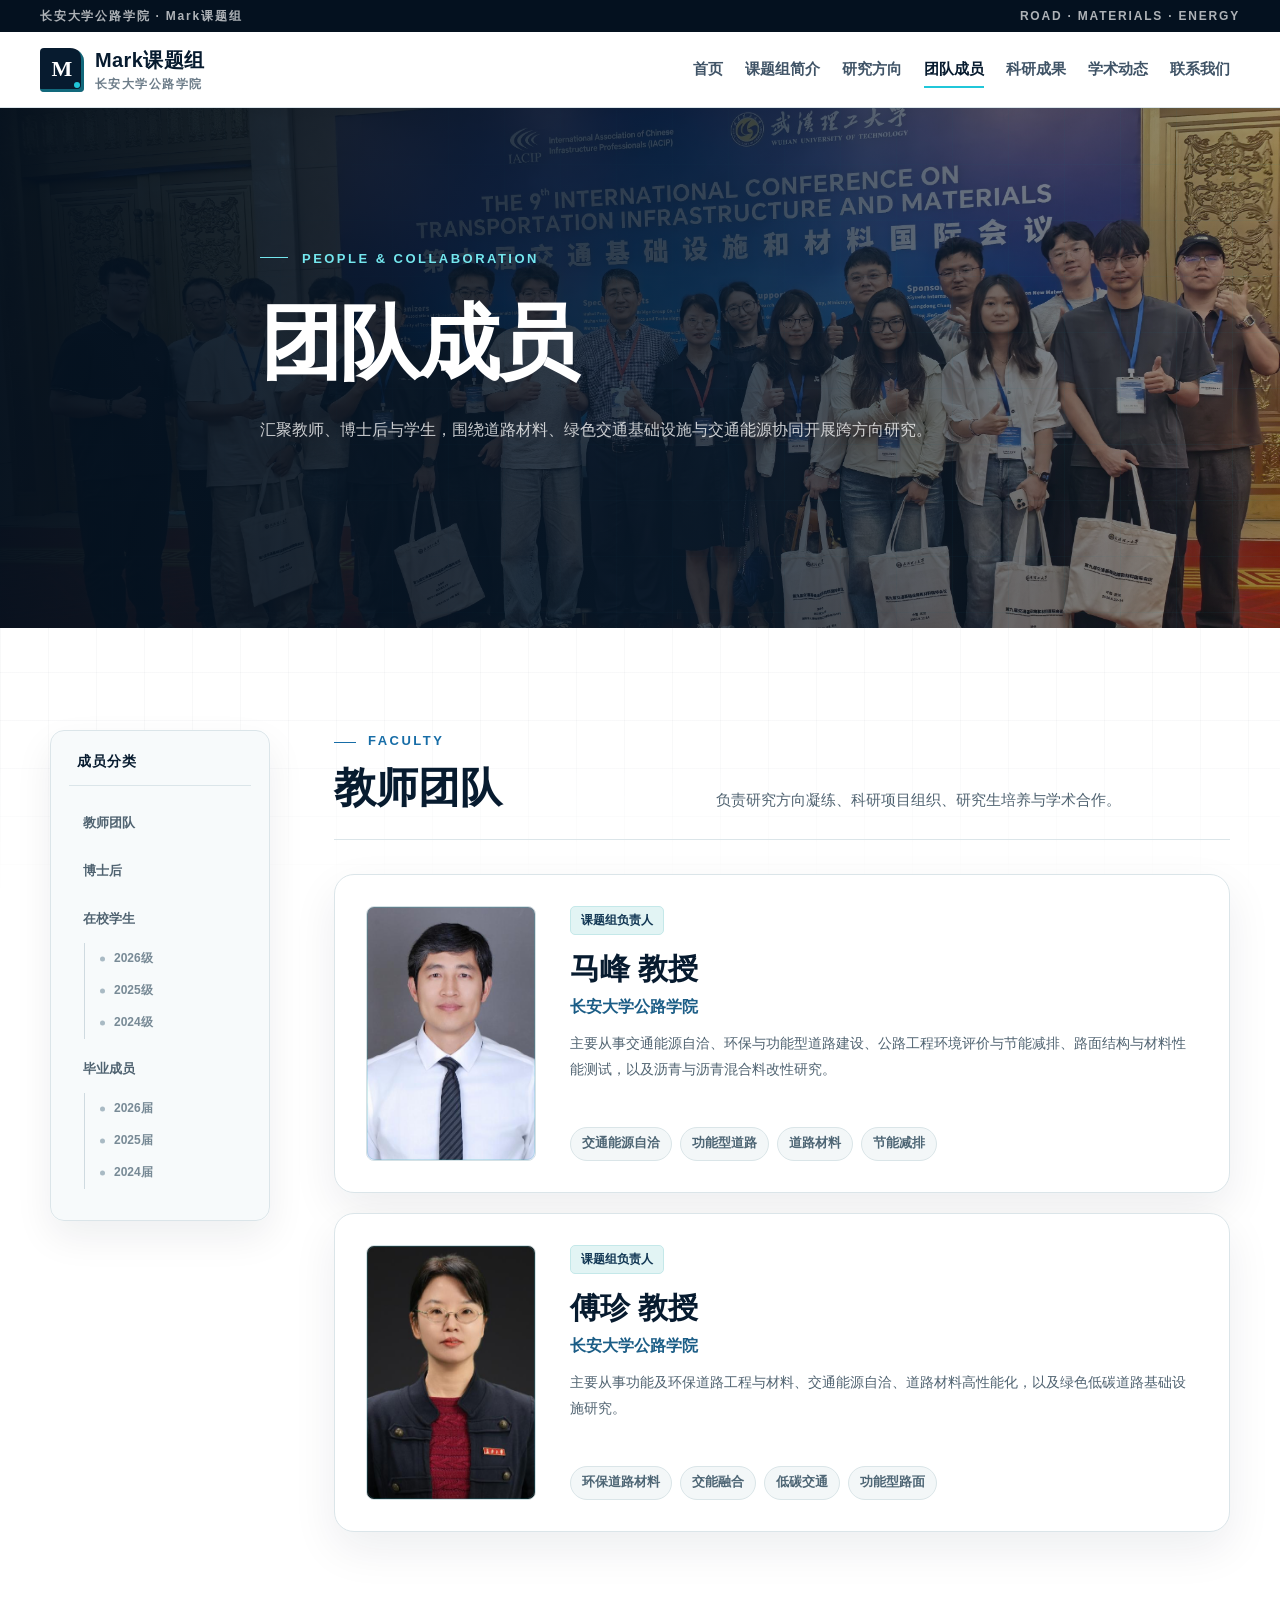
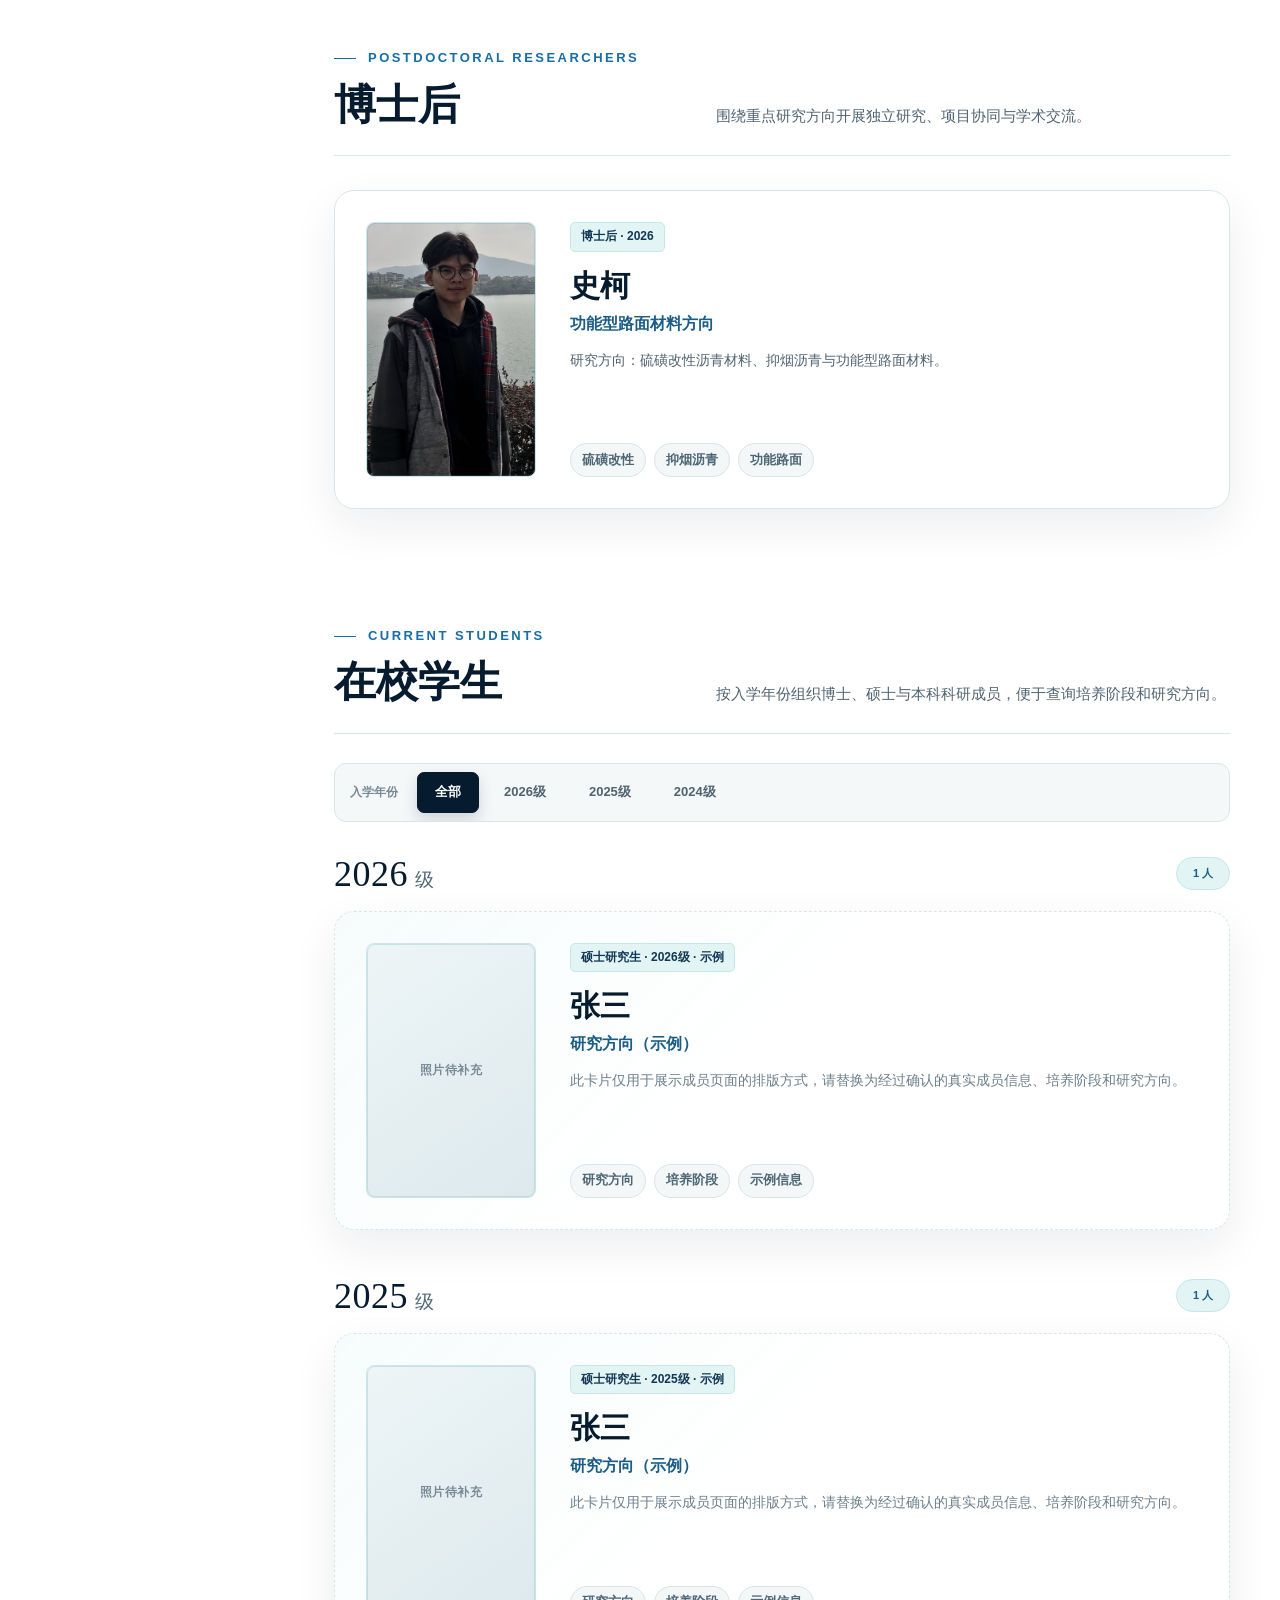
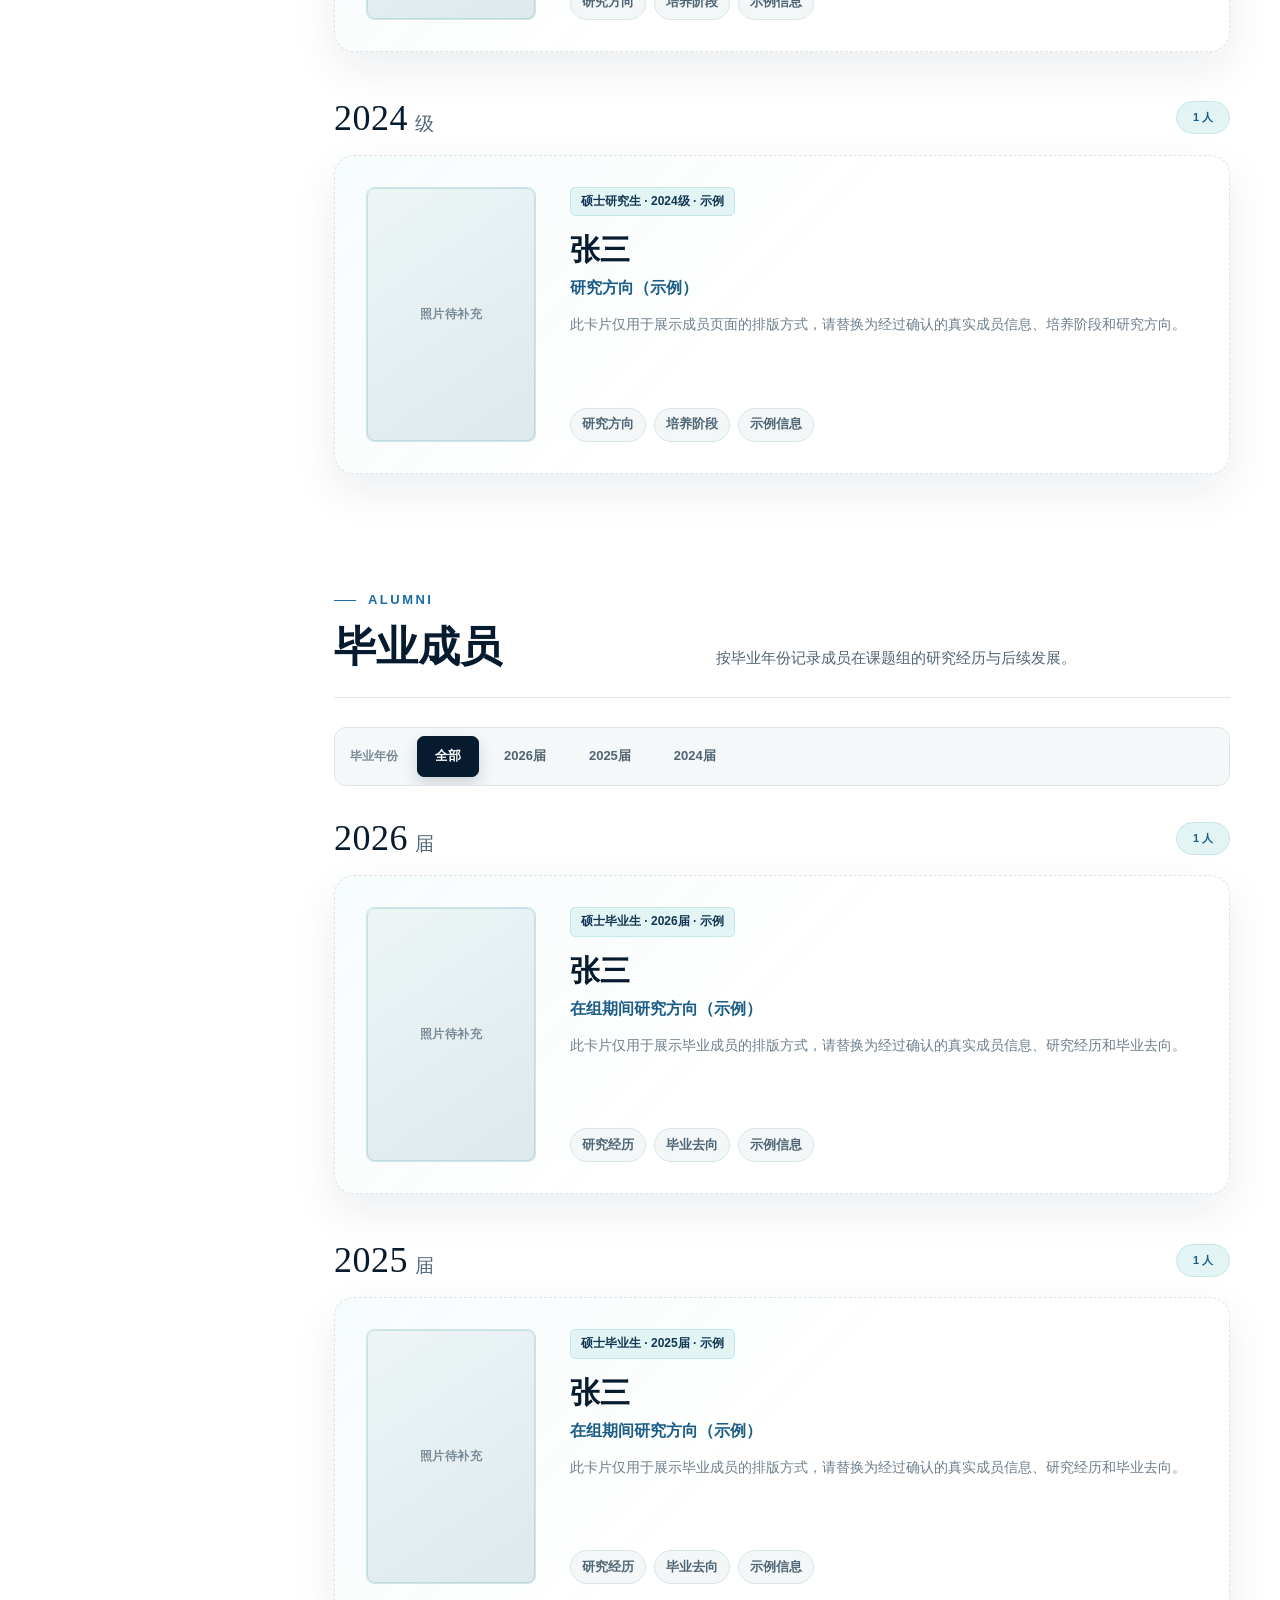
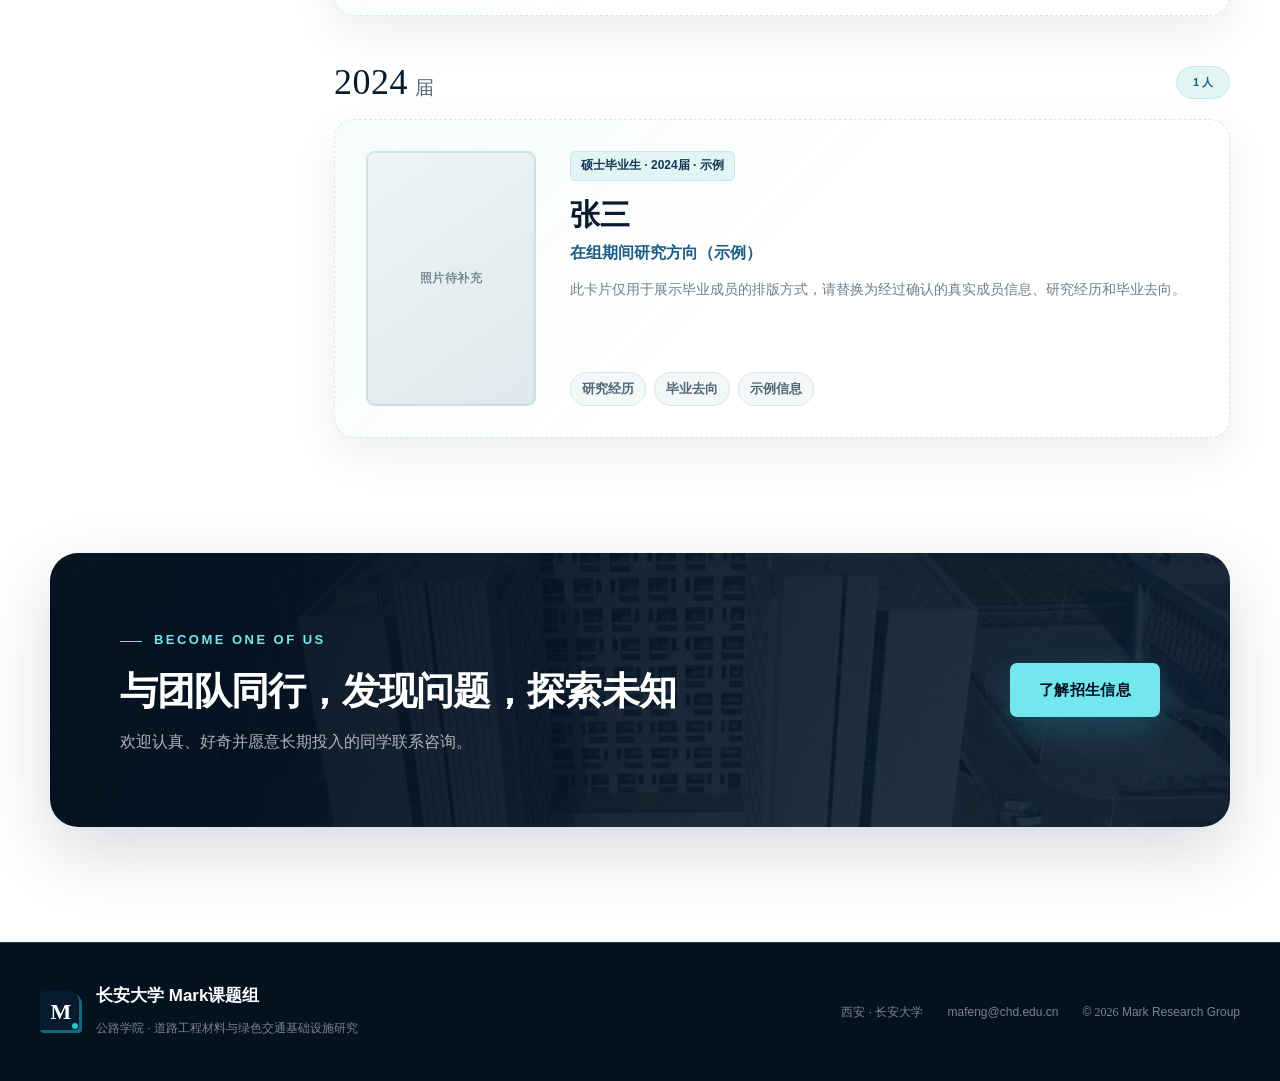
<file: members.html>
<!DOCTYPE html>
<html lang="zh-CN">

<head>
    <meta charset="UTF-8">

    <meta name="viewport" content="width=device-width, initial-scale=1.0">

    <meta name="description" content="长安大学公路学院 Mark课题组教师、博士后、在校学生与毕业成员信息。">

    <meta name="theme-color" content="#071b2f">

    <title>团队成员 - 长安大学 Mark课题组</title>

    <link rel="stylesheet" href="CSS/style.css">
    <script src="JS/main.js" defer></script>

    <link rel="stylesheet" href="CSS/members.css">
</head>

<body class="members-page">

    <a class="skip-link" href="#main-content">跳至主要内容</a>

    <!-- 顶部信息栏 -->
    <div class="site-topbar">
        <span>长安大学公路学院 · Mark课题组</span>
        <span>ROAD · MATERIALS · ENERGY</span>
    </div>

    <!-- 主导航 -->
    <nav class="navbar" aria-label="主导航">

        <a class="logo" href="index.html">
            <span class="logo-mark">M</span>

            <span class="logo-text">
                <strong>Mark课题组</strong>
                <span>长安大学公路学院</span>
            </span>
        </a>

        <button class="nav-toggle" type="button" aria-expanded="false" aria-controls="primary-navigation" aria-label="打开或关闭主导航">
            <span class="nav-toggle-label">菜单</span>
            <span class="nav-toggle-icon" aria-hidden="true"></span>
        </button>

        <ul id="primary-navigation">
            <li><a href="index.html">首页</a></li>
            <li><a href="about.html">课题组简介</a></li>
            <li><a href="research.html">研究方向</a></li>

            <li>
                <a class="active" aria-current="page" href="members.html">团队成员</a>
            </li>

            <li><a href="publications.html">科研成果</a></li>
            <li><a href="news.html">学术动态</a></li>
            <li><a href="join.html">联系我们</a></li>
        </ul>
    </nav>

    <main id="main-content">

        <!-- 页面首屏 -->
        <header class="page-header members-header">
            <div>
                <span class="hero-kicker">PEOPLE &amp; COLLABORATION</span>

                <h1>团队成员</h1>

                <p>汇聚教师、博士后与学生，围绕道路材料、绿色交通基础设施与交通能源协同开展跨方向研究。</p>
            </div>
        </header>

        <div class="members-layout">

            <!-- 左侧导航 -->
            <aside class="members-directory-nav" aria-label="成员分类与年份导航">
                <nav class="members-directory-box">

                    <h2 class="members-directory-title">成员分类</h2>

                    <div class="members-nav-group">
                        <a class="members-nav-link" href="#faculty">教师团队</a>
                    </div>

                    <div class="members-nav-group">
                        <a class="members-nav-link" href="#postdocs">博士后</a>
                    </div>

                    <div class="members-nav-group">
                        <a class="members-nav-link" href="#students">在校学生</a>

                        <div class="members-year-links" data-side-year-nav="current-student-directory" aria-label="在校学生年级导航">
                            <a href="#student-year-2026" data-side-year="2026">2026级</a>

                            <a href="#student-year-2025" data-side-year="2025">2025级</a>

                            <a href="#student-year-2024" data-side-year="2024">2024级</a>
                        </div>
                    </div>

                    <div class="members-nav-group">
                        <a class="members-nav-link" href="#alumni">毕业成员</a>

                        <div class="members-year-links" data-side-year-nav="alumni-directory" aria-label="毕业成员年份导航">
                            <a href="#alumni-year-2026" data-side-year="2026">2026届</a>

                            <a href="#alumni-year-2025" data-side-year="2025">2025届</a>

                            <a href="#alumni-year-2024" data-side-year="2024">2024届</a>
                        </div>
                    </div>

                </nav>
            </aside>

            <!-- 右侧成员内容 -->
            <div class="members-content">

                <!-- 教师团队 -->
                <section class="members-content-section" id="faculty">
                    <div class="members-section-heading">
                        <div>
                            <span class="eyebrow">Faculty</span>
                            <h2>教师团队</h2>
                        </div>

                        <p>负责研究方向凝练、科研项目组织、研究生培养与学术合作。</p>
                    </div>

                    <div class="member-grid supervisor-grid">

                        <!-- 马峰教授 -->
                        <article class="member-card unified-member-card">

                            <div class="member-photo-wrap"><img class="member-photo" src="images/members/mafeng.jpg" alt="马峰教授"></div>

                            <div class="member-detail">
                                <span class="member-role">课题组负责人</span>

                                <h3>马峰 教授</h3>

                                <p class="member-title">长安大学公路学院</p>

                                <p class="member-description">主要从事交通能源自洽、环保与功能型道路建设、公路工程环境评价与节能减排、路面结构与材料性能测试，以及沥青与沥青混合料改性研究。</p>

                                <div class="tag-list">
                                    <span>交通能源自洽</span>
                                    <span>功能型道路</span>
                                    <span>道路材料</span>
                                    <span>节能减排</span>
                                </div>
                            </div>

                        </article>

                        <!-- 傅珍教授 -->
                        <article class="member-card unified-member-card">

                            <div class="member-photo-wrap"><img class="member-photo" src="images/members/fuzheng.jpg" alt="傅珍教授"></div>

                            <div class="member-detail">
                                <span class="member-role">课题组负责人</span>

                                <h3>傅珍 教授</h3>

                                <p class="member-title">长安大学公路学院</p>

                                <p class="member-description">主要从事功能及环保道路工程与材料、交通能源自洽、道路材料高性能化，以及绿色低碳道路基础设施研究。</p>

                                <div class="tag-list">
                                    <span>环保道路材料</span>
                                    <span>交能融合</span>
                                    <span>低碳交通</span>
                                    <span>功能型路面</span>
                                </div>
                            </div>

                        </article>

                    </div>
                </section>

                <!-- 博士后 -->
                <section class="members-content-section" id="postdocs">
                    <div class="members-section-heading">
                        <div>
                            <span class="eyebrow">Postdoctoral Researchers</span>

                            <h2>博士后</h2>
                        </div>

                        <p>围绕重点研究方向开展独立研究、项目协同与学术交流。</p>
                    </div>

                    <div class="member-grid supervisor-grid">

                        <article class="member-card unified-member-card">

                            <div class="member-photo-wrap"><img class="member-photo" src="images/members/shike.jpeg" alt="史柯博士后"></div>

                            <div class="member-detail">
                                <span class="member-role">博士后 · 2026</span>

                                <h3>史柯</h3>

                                <p class="member-title">功能型路面材料方向</p>

                                <p class="member-description">研究方向：硫磺改性沥青材料、抑烟沥青与功能型路面材料。</p>

                                <div class="tag-list">
                                    <span>硫磺改性</span>
                                    <span>抑烟沥青</span>
                                    <span>功能路面</span>
                                </div>
                            </div>

                        </article>

                    </div>
                </section>

                <!-- 在校学生 -->
                <section class="members-content-section" id="students">
                    <div class="members-section-heading">
                        <div>
                            <span class="eyebrow">Current Students</span>

                            <h2>在校学生</h2>
                        </div>

                        <p>按入学年份组织博士、硕士与本科科研成员，便于查询培养阶段和研究方向。</p>
                    </div>

                    <!-- 年份筛选 -->
                    <div class="year-filter" data-filter-for="current-student-directory" aria-label="按入学年份筛选在校学生">
                        <span class="year-filter-label">入学年份</span>

                        <button class="year-filter-button is-active" type="button" data-year-filter="all" aria-pressed="true">全部</button>

                        <button class="year-filter-button" type="button" data-year-filter="2026" aria-pressed="false">2026级</button>

                        <button class="year-filter-button" type="button" data-year-filter="2025" aria-pressed="false">2025级</button>

                        <button class="year-filter-button" type="button" data-year-filter="2024" aria-pressed="false">2024级</button>
                    </div>

                    <div id="current-student-directory" data-member-directory>

                        <!-- 2026级 -->
                        <section class="member-year-group" id="student-year-2026" data-year-group="2026">
                            <div class="member-year-heading">

                                <h3 class="year-heading-title">
                                    <span class="year-number">2026</span>
                                    <span class="year-unit">级</span>
                                </h3>

                                <span class="member-year-count" data-year-count>1 人</span>
                            </div>

                            <div class="member-grid year-member-grid">

                                <article class="member-card unified-member-card example-member-card">
                                    <div class="member-photo-wrap is-missing"></div>

                                    <div class="member-detail">
                                        <span class="member-role">硕士研究生 · 2026级 · 示例</span>

                                        <h3>张三</h3>

                                        <p class="member-title">研究方向（示例）</p>

                                        <p class="member-description example-description">此卡片仅用于展示成员页面的排版方式，请替换为经过确认的真实成员信息、培养阶段和研究方向。</p>

                                        <div class="tag-list">
                                            <span>研究方向</span>
                                            <span>培养阶段</span>
                                            <span>示例信息</span>
                                        </div>
                                    </div>
                                </article>

                            </div>
                        </section>

                        <!-- 2025级 -->
                        <section class="member-year-group" id="student-year-2025" data-year-group="2025">
                            <div class="member-year-heading">

                                <h3 class="year-heading-title">
                                    <span class="year-number">2025</span>
                                    <span class="year-unit">级</span>
                                </h3>

                                <span class="member-year-count" data-year-count>1 人</span>
                            </div>

                            <div class="member-grid year-member-grid">

                                <article class="member-card unified-member-card example-member-card">
                                    <div class="member-photo-wrap is-missing"></div>

                                    <div class="member-detail">
                                        <span class="member-role">硕士研究生 · 2025级 · 示例</span>

                                        <h3>张三</h3>

                                        <p class="member-title">研究方向（示例）</p>

                                        <p class="member-description example-description">此卡片仅用于展示成员页面的排版方式，请替换为经过确认的真实成员信息、培养阶段和研究方向。</p>

                                        <div class="tag-list">
                                            <span>研究方向</span>
                                            <span>培养阶段</span>
                                            <span>示例信息</span>
                                        </div>
                                    </div>
                                </article>

                            </div>
                        </section>

                        <!-- 2024级 -->
                        <section class="member-year-group" id="student-year-2024" data-year-group="2024">
                            <div class="member-year-heading">

                                <h3 class="year-heading-title">
                                    <span class="year-number">2024</span>
                                    <span class="year-unit">级</span>
                                </h3>

                                <span class="member-year-count" data-year-count>1 人</span>
                            </div>

                            <div class="member-grid year-member-grid">

                                <article class="member-card unified-member-card example-member-card">
                                    <div class="member-photo-wrap is-missing"></div>

                                    <div class="member-detail">
                                        <span class="member-role">硕士研究生 · 2024级 · 示例</span>

                                        <h3>张三</h3>

                                        <p class="member-title">研究方向（示例）</p>

                                        <p class="member-description example-description">此卡片仅用于展示成员页面的排版方式，请替换为经过确认的真实成员信息、培养阶段和研究方向。</p>

                                        <div class="tag-list">
                                            <span>研究方向</span>
                                            <span>培养阶段</span>
                                            <span>示例信息</span>
                                        </div>
                                    </div>
                                </article>

                            </div>
                        </section>

                        <div class="directory-empty" hidden>暂无在校学生信息。</div>

                    </div>
                </section>

                <!-- 毕业成员 -->
                <section class="members-content-section" id="alumni">
                    <div class="members-section-heading">
                        <div>
                            <span class="eyebrow">Alumni</span>
                            <h2>毕业成员</h2>
                        </div>

                        <p>按毕业年份记录成员在课题组的研究经历与后续发展。</p>
                    </div>

                    <!-- 年份筛选 -->
                    <div class="year-filter" data-filter-for="alumni-directory" aria-label="按毕业年份筛选毕业成员">
                        <span class="year-filter-label">毕业年份</span>

                        <button class="year-filter-button is-active" type="button" data-year-filter="all" aria-pressed="true">全部</button>

                        <button class="year-filter-button" type="button" data-year-filter="2026" aria-pressed="false">2026届</button>

                        <button class="year-filter-button" type="button" data-year-filter="2025" aria-pressed="false">2025届</button>

                        <button class="year-filter-button" type="button" data-year-filter="2024" aria-pressed="false">2024届</button>
                    </div>

                    <div id="alumni-directory" data-member-directory>

                        <!-- 2026届 -->
                        <section class="member-year-group" id="alumni-year-2026" data-year-group="2026">
                            <div class="member-year-heading">

                                <h3 class="year-heading-title">
                                    <span class="year-number">2026</span>
                                    <span class="year-unit">届</span>
                                </h3>

                                <span class="member-year-count" data-year-count>1 人</span>
                            </div>

                            <div class="member-grid year-member-grid">

                                <article class="member-card unified-member-card example-member-card">
                                    <div class="member-photo-wrap is-missing"></div>

                                    <div class="member-detail">
                                        <span class="member-role">硕士毕业生 · 2026届 · 示例</span>

                                        <h3>张三</h3>

                                        <p class="member-title">在组期间研究方向（示例）</p>

                                        <p class="member-description example-description">此卡片仅用于展示毕业成员的排版方式，请替换为经过确认的真实成员信息、研究经历和毕业去向。</p>

                                        <div class="tag-list">
                                            <span>研究经历</span>
                                            <span>毕业去向</span>
                                            <span>示例信息</span>
                                        </div>
                                    </div>
                                </article>

                            </div>
                        </section>

                        <!-- 2025届 -->
                        <section class="member-year-group" id="alumni-year-2025" data-year-group="2025">
                            <div class="member-year-heading">

                                <h3 class="year-heading-title">
                                    <span class="year-number">2025</span>
                                    <span class="year-unit">届</span>
                                </h3>

                                <span class="member-year-count" data-year-count>1 人</span>
                            </div>

                            <div class="member-grid year-member-grid">

                                <article class="member-card unified-member-card example-member-card">
                                    <div class="member-photo-wrap is-missing"></div>

                                    <div class="member-detail">
                                        <span class="member-role">硕士毕业生 · 2025届 · 示例</span>

                                        <h3>张三</h3>

                                        <p class="member-title">在组期间研究方向（示例）</p>

                                        <p class="member-description example-description">此卡片仅用于展示毕业成员的排版方式，请替换为经过确认的真实成员信息、研究经历和毕业去向。</p>

                                        <div class="tag-list">
                                            <span>研究经历</span>
                                            <span>毕业去向</span>
                                            <span>示例信息</span>
                                        </div>
                                    </div>
                                </article>

                            </div>
                        </section>

                        <!-- 2024届 -->
                        <section class="member-year-group" id="alumni-year-2024" data-year-group="2024">
                            <div class="member-year-heading">

                                <h3 class="year-heading-title">
                                    <span class="year-number">2024</span>
                                    <span class="year-unit">届</span>
                                </h3>

                                <span class="member-year-count" data-year-count>1 人</span>
                            </div>

                            <div class="member-grid year-member-grid">

                                <article class="member-card unified-member-card example-member-card">
                                    <div class="member-photo-wrap is-missing"></div>

                                    <div class="member-detail">
                                        <span class="member-role">硕士毕业生 · 2024届 · 示例</span>

                                        <h3>张三</h3>

                                        <p class="member-title">在组期间研究方向（示例）</p>

                                        <p class="member-description example-description">此卡片仅用于展示毕业成员的排版方式，请替换为经过确认的真实成员信息、研究经历和毕业去向。</p>

                                        <div class="tag-list">
                                            <span>研究经历</span>
                                            <span>毕业去向</span>
                                            <span>示例信息</span>
                                        </div>
                                    </div>
                                </article>

                            </div>
                        </section>

                        <div class="directory-empty" hidden>暂无毕业成员信息。</div>

                    </div>
                </section>

            </div>
        </div>

        <!-- 加入课题组 -->
        <section class="cta-section members-cta">

            <div>
                <span class="eyebrow light">Become One of Us</span>

                <h2>与团队同行，发现问题，探索未知</h2>

                <p>欢迎认真、好奇并愿意长期投入的同学联系咨询。</p>
            </div>

            <a class="btn btn-primary" href="join.html">了解招生信息</a>

        </section>

    </main>

    <!-- 页脚 -->
    <footer class="footer">

        <div class="footer-inner">

            <div class="footer-brand">
                <span class="logo-mark small">M</span>

                <div>
                    <strong>长安大学 Mark课题组</strong>

                    <span>公路学院 · 道路工程材料与绿色交通基础设施研究</span>
                </div>
            </div>

            <div class="footer-meta">
                <span>西安 · 长安大学</span>
                <span>mafeng@chd.edu.cn</span>

                <span>
                    ©
                    <b data-current-year>2026</b>
                    Mark Research Group
                </span>
            </div>

        </div>

    </footer>

    <!-- 不使用箭头的返回顶部按钮 -->
    <button class="back-to-top" type="button" aria-label="返回页面顶部">
        <svg class="back-top-icon" viewBox="0 0 24 24" aria-hidden="true">
            <path d="M7 14l5-5 5 5"></path>
        </svg>
    </button>

    <!-- 年份筛选脚本 -->
    <script src="JS/members.js"></script>

</body>
</html>
</file>
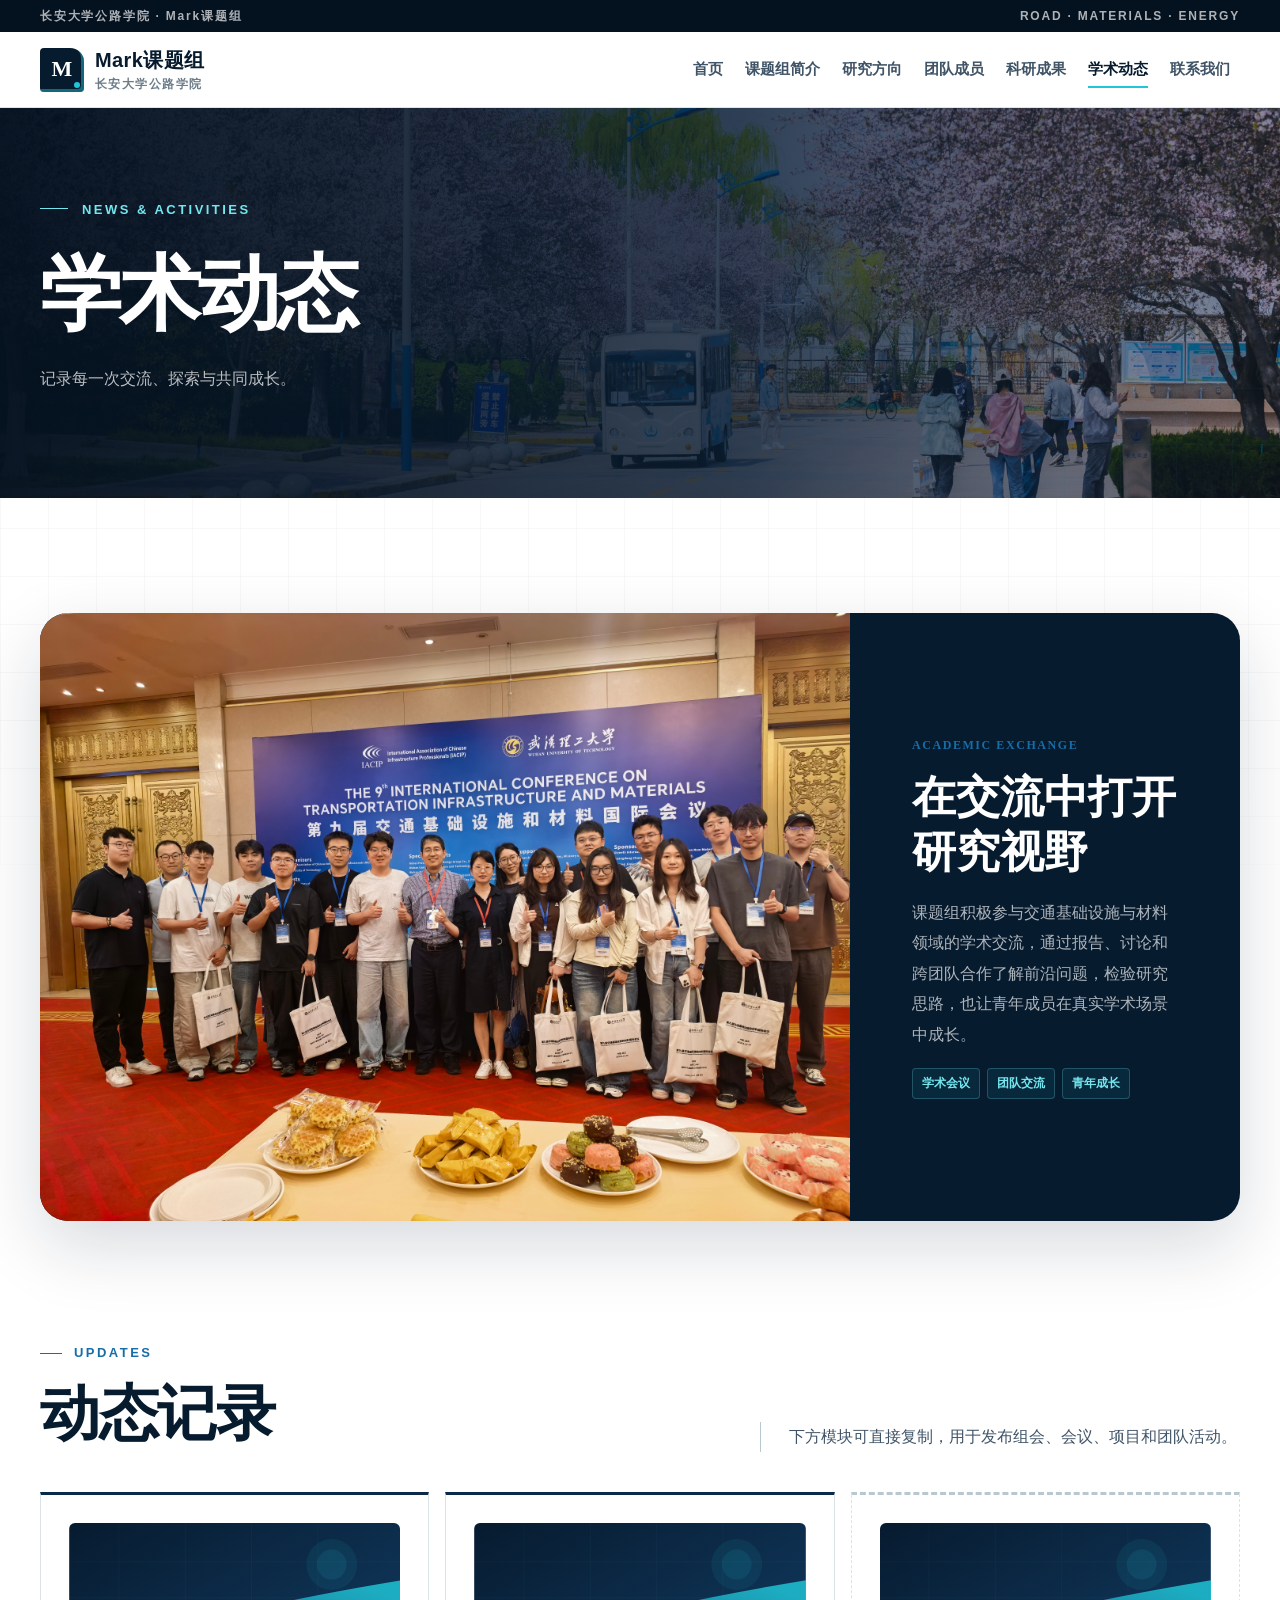
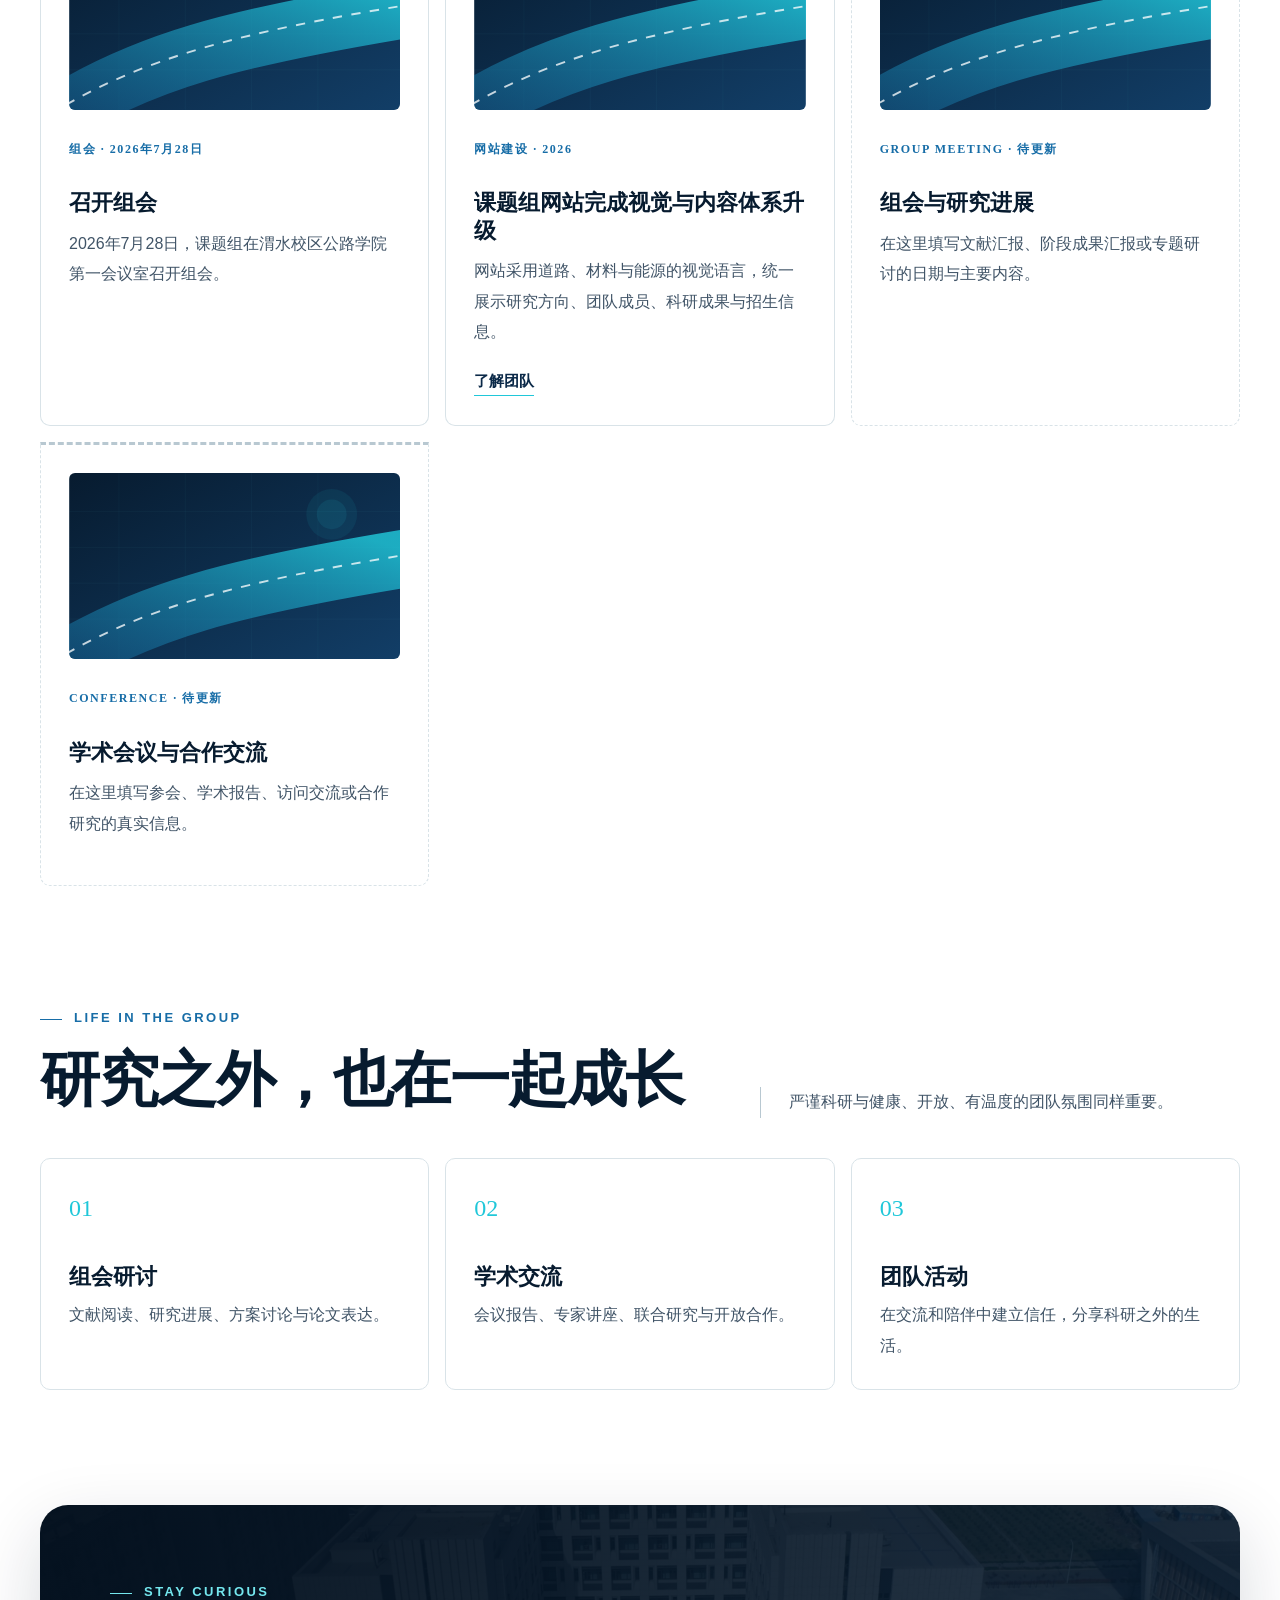
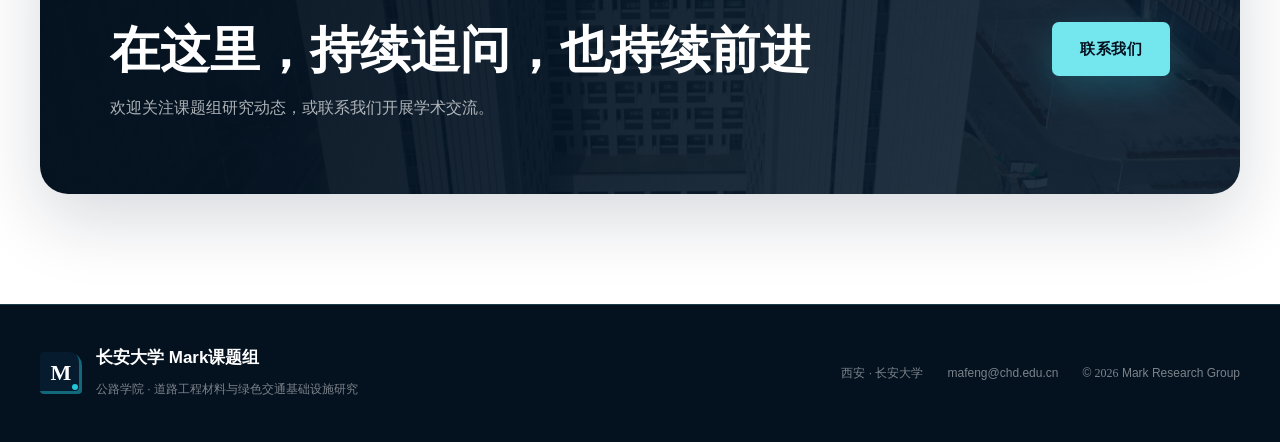
<file: news.html>
<!DOCTYPE html>
<html lang="zh-CN">

<head>
    <meta charset="UTF-8">

    <meta name="viewport" content="width=device-width, initial-scale=1.0">

    <meta name="description" content="长安大学公路学院 Mark课题组学术交流、研究进展与团队动态。">

    <meta name="theme-color" content="#071b2f">

    <title>学术动态 - 长安大学 Mark课题组</title>

    <link rel="stylesheet" href="CSS/style.css">
    <script src="JS/main.js" defer></script>

    <link rel="stylesheet" href="CSS/news.css">
</head>

<body class="news-page">

    <a class="skip-link" href="#main-content">跳至主要内容</a>

    <!-- 顶部信息栏 -->
    <div class="site-topbar">
        <span>长安大学公路学院 · Mark课题组</span>
        <span>ROAD · MATERIALS · ENERGY</span>
    </div>

    <!-- 主导航 -->
    <nav class="navbar" aria-label="主导航">

        <a class="logo" href="index.html">
            <span class="logo-mark">M</span>

            <span class="logo-text">
                <strong>Mark课题组</strong>
                <span>长安大学公路学院</span>
            </span>
        </a>

        <button class="nav-toggle" type="button" aria-expanded="false" aria-controls="primary-navigation" aria-label="打开或关闭主导航">
            <span class="nav-toggle-label">菜单</span>
            <span class="nav-toggle-icon" aria-hidden="true"></span>
        </button>

        <ul id="primary-navigation">
            <li><a href="index.html">首页</a></li>
            <li><a href="about.html">课题组简介</a></li>
            <li><a href="research.html">研究方向</a></li>
            <li><a href="members.html">团队成员</a></li>
            <li><a href="publications.html">科研成果</a></li>

            <li>
                <a class="active" aria-current="page" href="news.html">学术动态</a>
            </li>

            <li>
                <a href="join.html">联系我们</a>
            </li>
        </ul>
    </nav>

    <main id="main-content">

        <!-- 页面首屏 -->
        <header class="page-header news-header">

            <div>
                <span class="hero-kicker">NEWS &amp; ACTIVITIES</span>

                <h1>学术动态</h1>

                <p>记录每一次交流、探索与共同成长。</p>
            </div>

        </header>

        <!-- 重点动态 -->
        <section class="section">

            <div class="featured-news">

                <figure class="featured-news-image"><img src="images/campus/campus-members.jpg" alt="课题组成员参加国际学术会议合影"></figure>

                <article class="featured-news-copy">

                    <span class="news-date">ACADEMIC EXCHANGE</span>

                    <h2>在交流中打开研究视野</h2>

                    <p>课题组积极参与交通基础设施与材料领域的学术交流，通过报告、讨论和跨团队合作了解前沿问题，检验研究思路，也让青年成员在真实学术场景中成长。</p>

                    <div class="tag-list">
                        <span>学术会议</span>
                        <span>团队交流</span>
                        <span>青年成长</span>
                    </div>

                </article>

            </div>
        </section>

        <!-- 动态记录 -->
        <section class="section">

            <div class="section-heading">

                <div>
                    <span class="eyebrow">Updates</span>

                    <h2>动态记录</h2>
                </div>

                <p>下方模块可直接复制，用于发布组会、会议、项目和团队活动。</p>

            </div>

            <div class="news-grid">
                <!-- ===== News 条目：从这里开始编辑 ===== -->
                <!-- 新增动态时，复制一整个 news-card article。 -->
                <!-- 2026年7月28日组会 -->
                <article class="news-card">
                    <!-- 有真实照片后，修改下面的 src 和 alt -->
                    <img
                        class="news-card-image"
                        src="images/news/news-placeholder.svg"
                        alt="组会现场照片待更新"
                        loading="lazy"
                        decoding="async"
                    >
                    <span class="news-date">组会 · 2026年7月28日</span>
                    <h3>召开组会</h3>
                    <p>2026年7月28日，课题组在渭水校区公路学院第一会议室召开组会。</p>
                </article>

               
                <!-- 网站建设动态 -->
                <article class="news-card">

                    <!-- 有真实图片后，修改下面的 src 和 alt -->
                    <img
                        class="news-card-image"
                        src="images/news/news-placeholder.svg"
                        alt="网站建设动态图片待更新"
                        loading="lazy"
                        decoding="async"
                    >

                    <span class="news-date">网站建设 · 2026</span>

                    <h3>课题组网站完成视觉与内容体系升级</h3>

                    <p>网站采用道路、材料与能源的视觉语言，统一展示研究方向、团队成员、科研成果与招生信息。</p>

                    <a class="text-link" href="about.html">了解团队</a>

                </article>

                <!-- 组会动态模板 -->
                <article class="news-card placeholder">

                    <!-- 有真实照片后，修改下面的 src 和 alt -->
                    <img
                        class="news-card-image"
                        src="images/news/news-placeholder.svg"
                        alt="组会动态图片待更新"
                        loading="lazy"
                        decoding="async"
                    >

                    <span class="news-date">GROUP MEETING · 待更新</span>

                    <h3>组会与研究进展</h3>

                    <p>在这里填写文献汇报、阶段成果汇报或专题研讨的日期与主要内容。</p>

                </article>

                <!-- 学术会议模板 -->
                <article class="news-card placeholder">

                    <!-- 有真实照片后，修改下面的 src 和 alt -->
                    <img
                        class="news-card-image"
                        src="images/news/news-placeholder.svg"
                        alt="学术会议动态图片待更新"
                        loading="lazy"
                        decoding="async"
                    >

                    <span class="news-date">CONFERENCE · 待更新</span>

                    <h3>学术会议与合作交流</h3>

                    <p>在这里填写参会、学术报告、访问交流或合作研究的真实信息。</p>

                </article>

                <!-- ===== News 条目：编辑到这里结束 ===== -->
            </div>
        </section>

        <!-- 团队活动 -->
        <section class="section activity-section">

            <div class="section-heading">

                <div>
                    <span class="eyebrow">Life in the Group</span>

                    <h2>研究之外，也在一起成长</h2>
                </div>

                <p>严谨科研与健康、开放、有温度的团队氛围同样重要。</p>

            </div>

            <div class="activity-grid">

                <article>
                    <span>01</span>

                    <h3>组会研讨</h3>

                    <p>文献阅读、研究进展、方案讨论与论文表达。</p>
                </article>

                <article>
                    <span>02</span>

                    <h3>学术交流</h3>

                    <p>会议报告、专家讲座、联合研究与开放合作。</p>
                </article>

                <article>
                    <span>03</span>

                    <h3>团队活动</h3>

                    <p>在交流和陪伴中建立信任，分享科研之外的生活。</p>
                </article>

            </div>
        </section>

        <!-- 加入与联系 -->
        <section class="cta-section">

            <div>
                <span class="eyebrow light">Stay Curious</span>

                <h2>在这里，持续追问，也持续前进</h2>

                <p>欢迎关注课题组研究动态，或联系我们开展学术交流。</p>
            </div>

            <a class="btn btn-primary" href="join.html#contact">联系我们</a>

        </section>

    </main>

    <!-- 页脚 -->
    <footer class="footer">

        <div class="footer-inner">

            <div class="footer-brand">

                <span class="logo-mark small">M</span>

                <div>
                    <strong>长安大学 Mark课题组</strong>

                    <span>公路学院 · 道路工程材料与绿色交通基础设施研究</span>
                </div>

            </div>

            <div class="footer-meta">
                <span>西安 · 长安大学</span>
                <span>mafeng@chd.edu.cn</span>

                <span>
                    ©
                    <b data-current-year>2026</b>
                    Mark Research Group
                </span>
            </div>

        </div>
    </footer>

    <!-- 返回顶部 -->
    <button class="back-to-top" type="button" aria-label="返回页面顶部">
        <svg class="back-top-icon" viewBox="0 0 24 24" aria-hidden="true">
            <path d="M7 14l5-5 5 5"></path>
        </svg>
    </button>

</body>
</html>
</file>
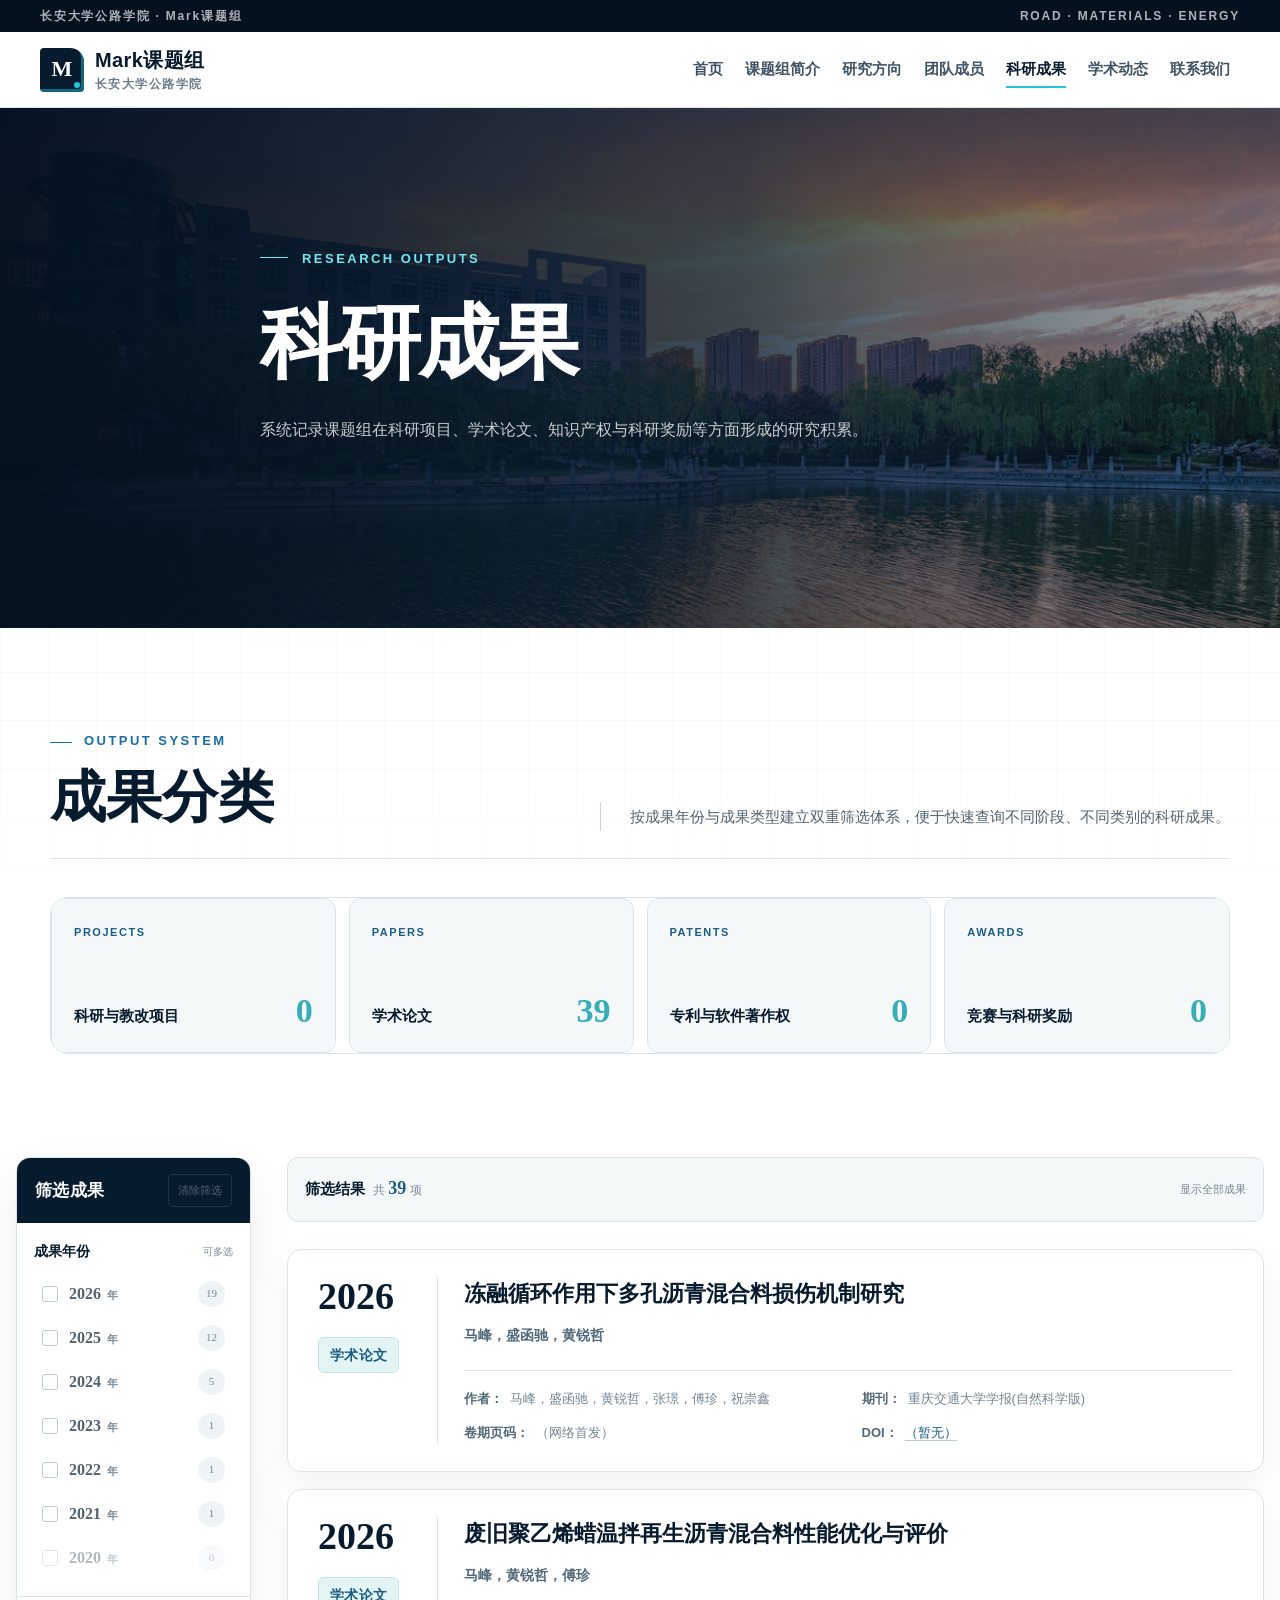
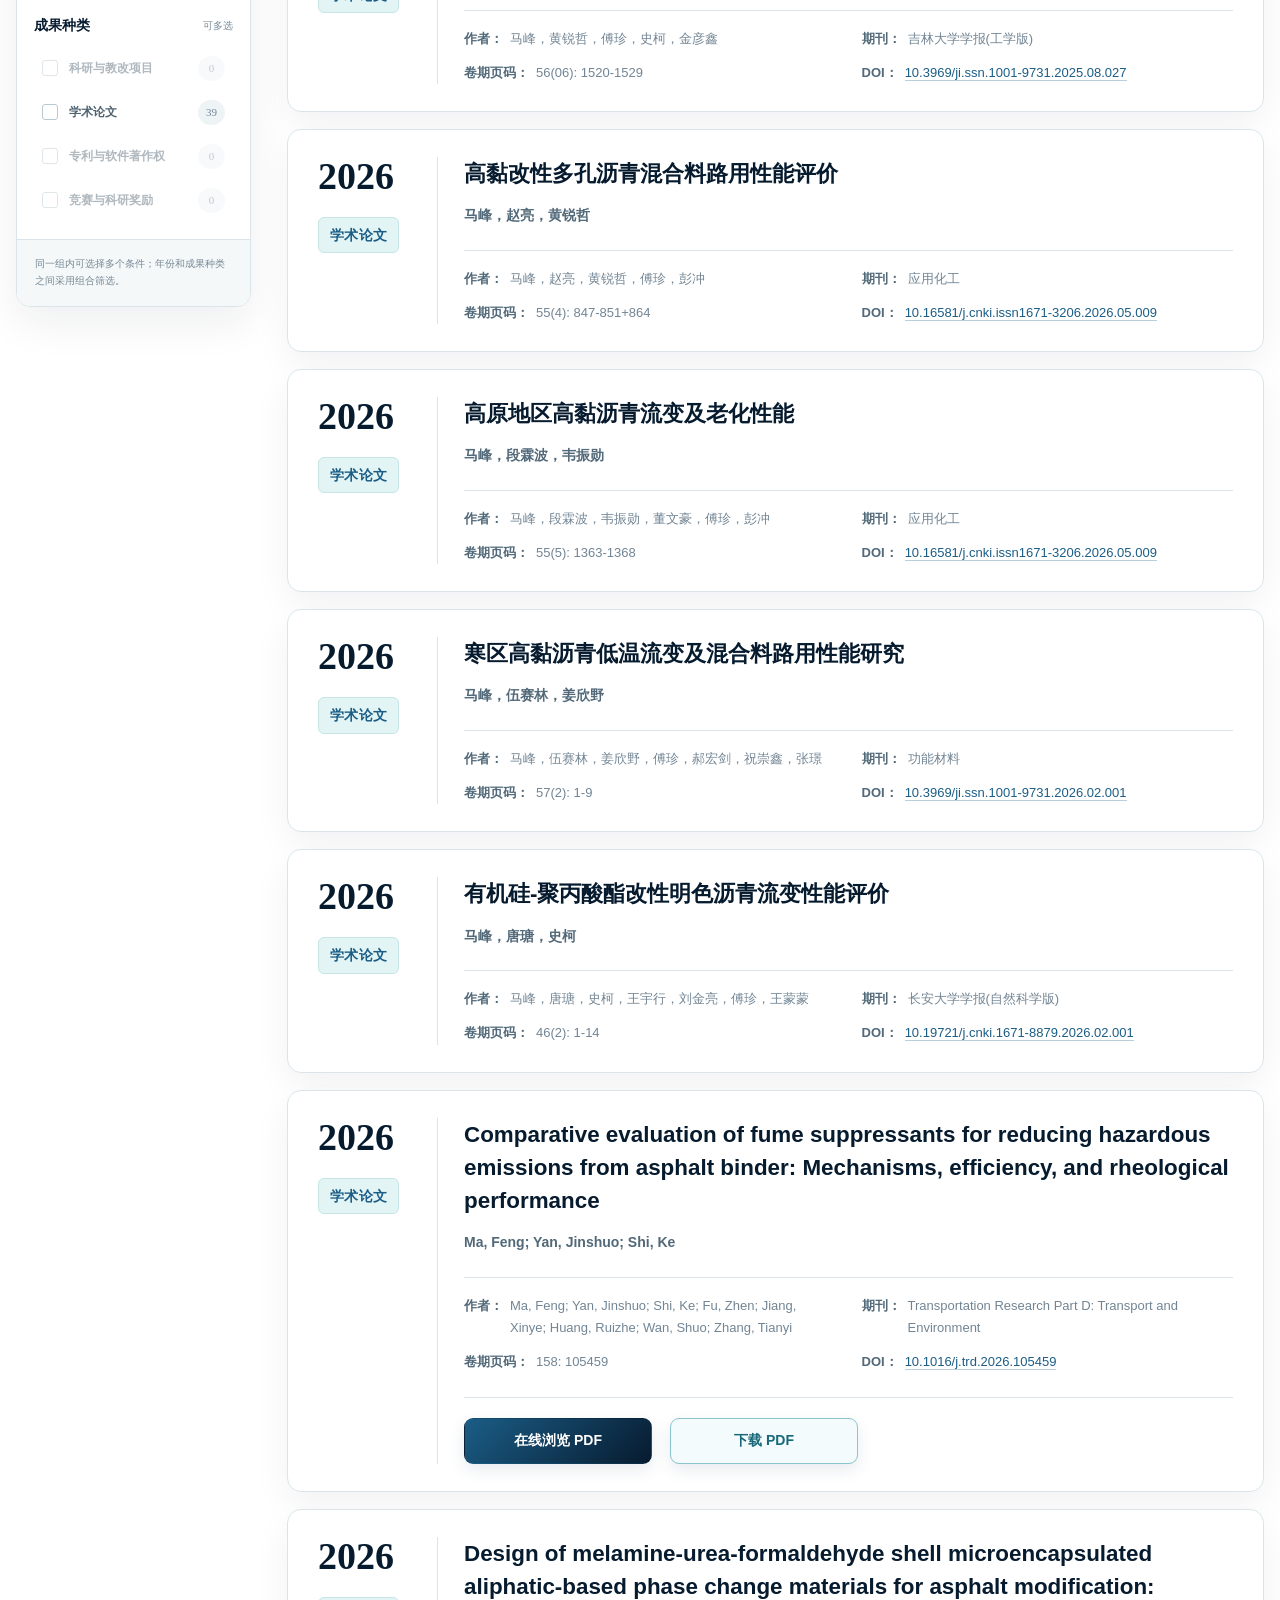
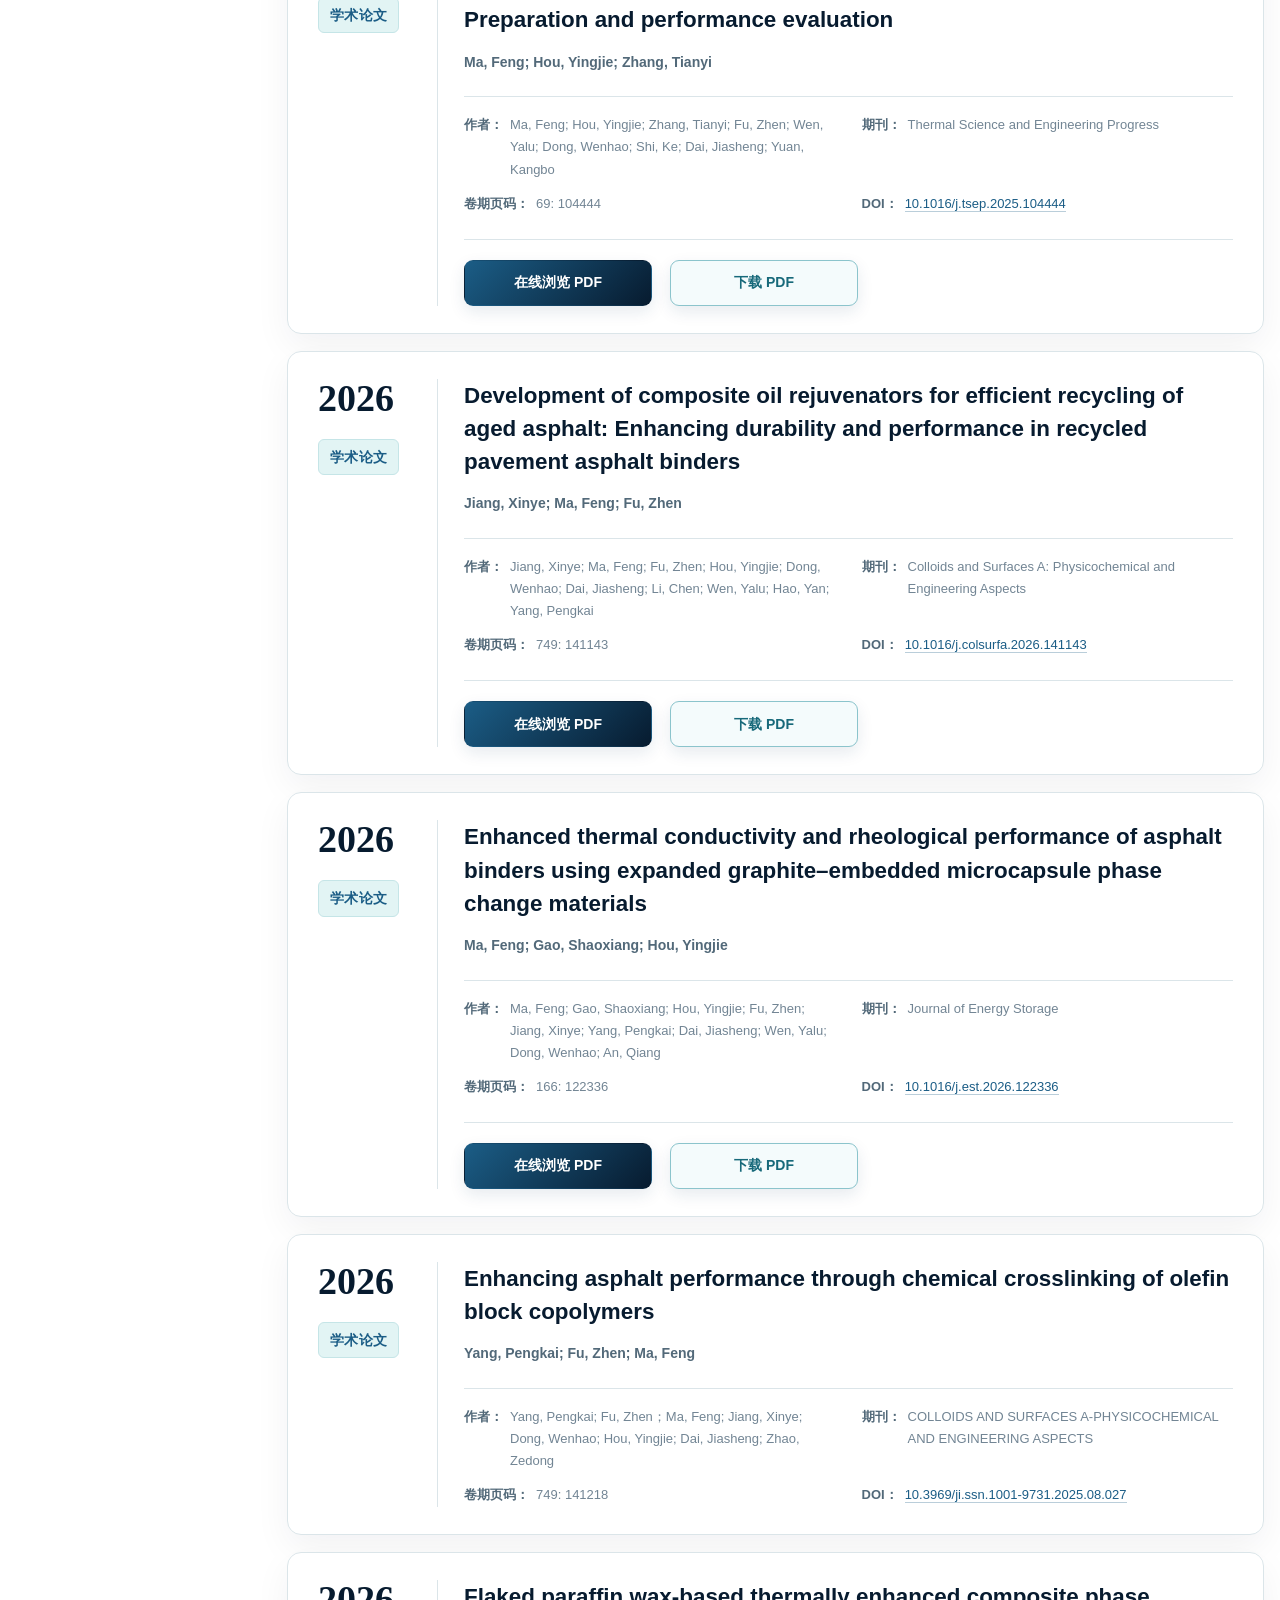
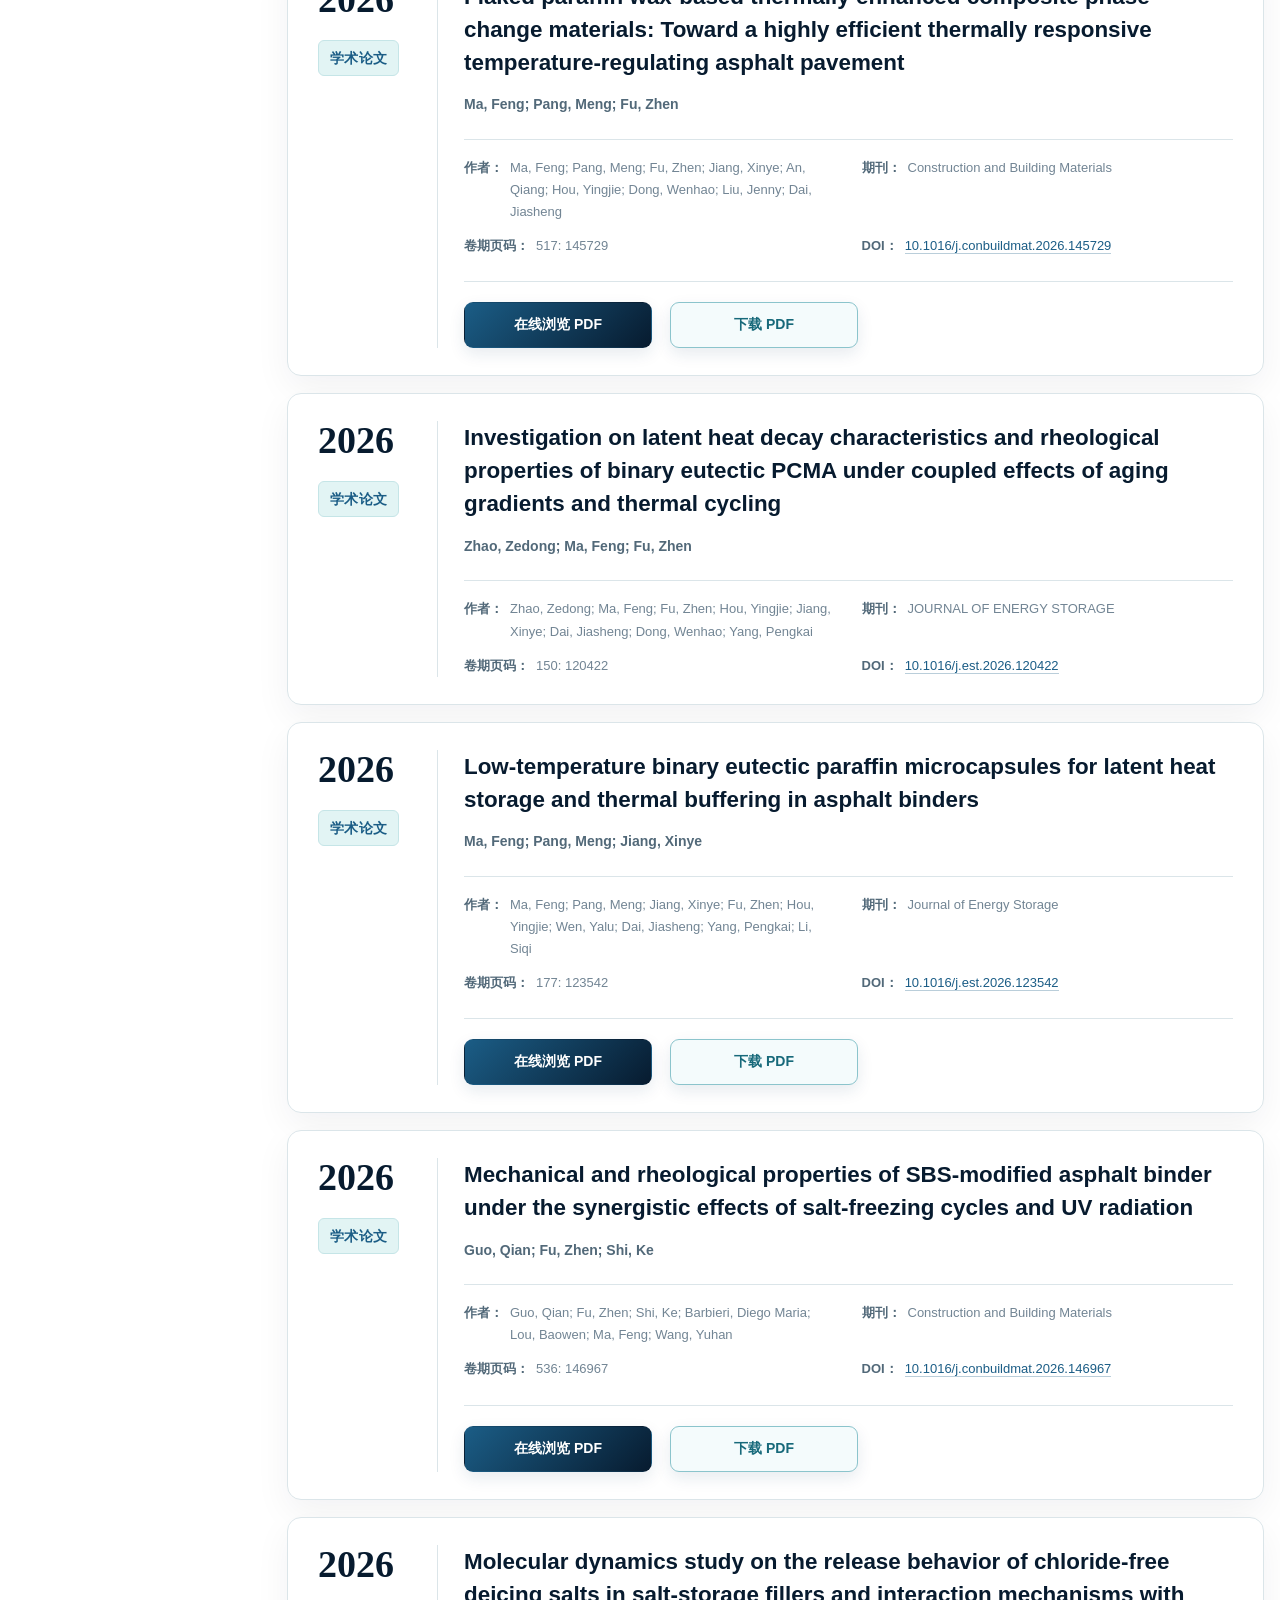
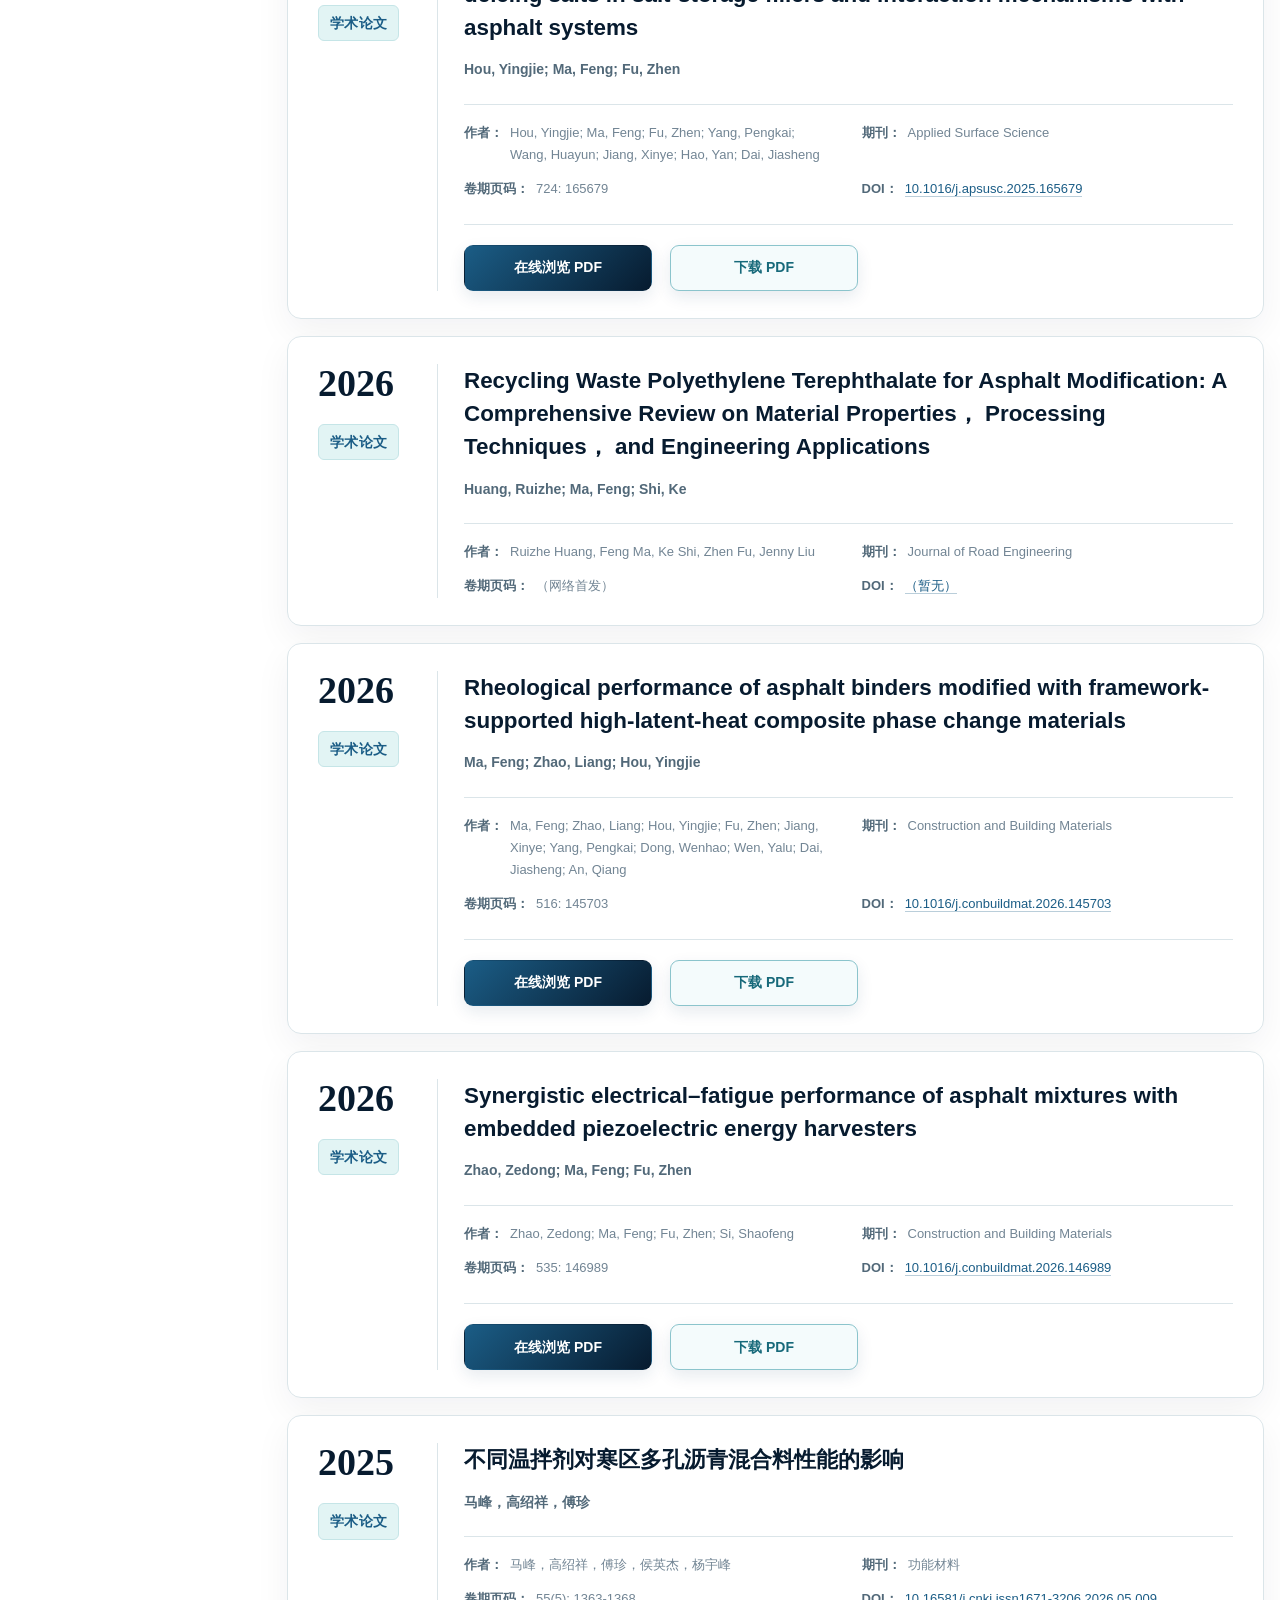
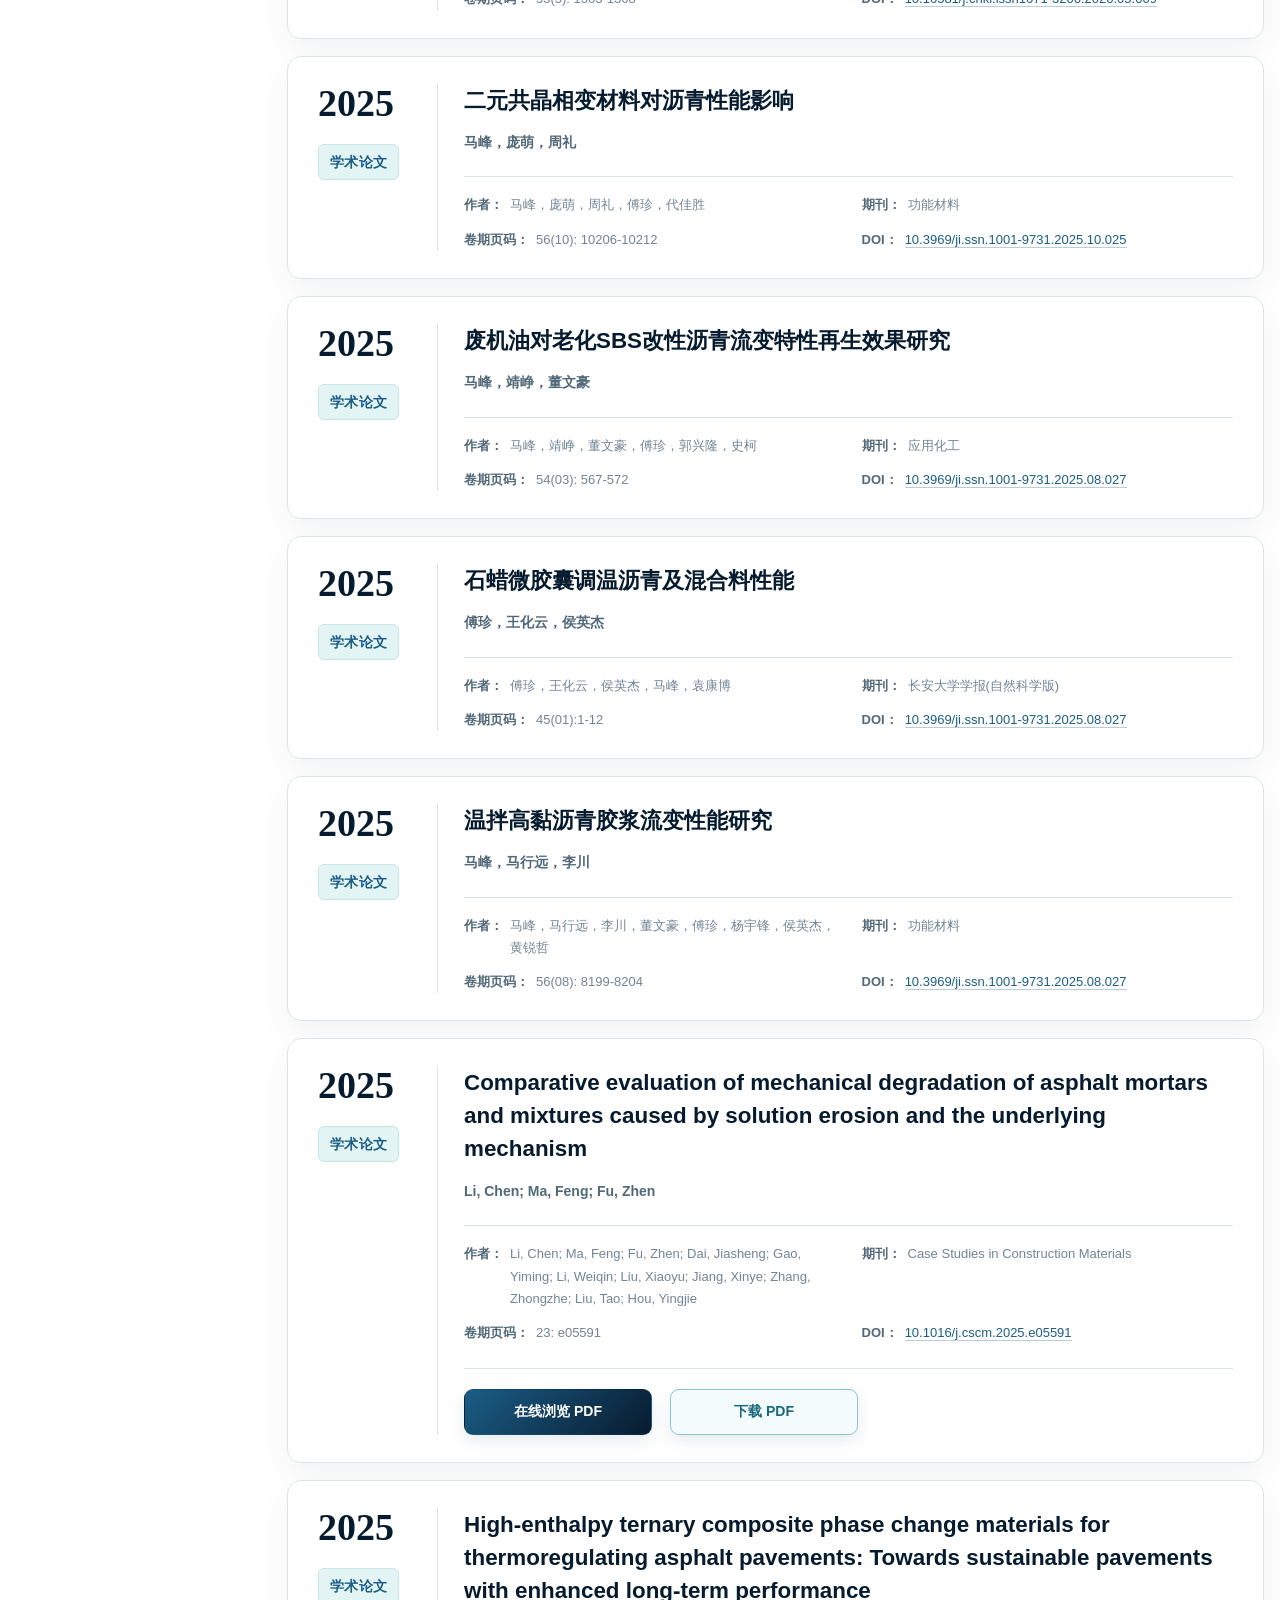
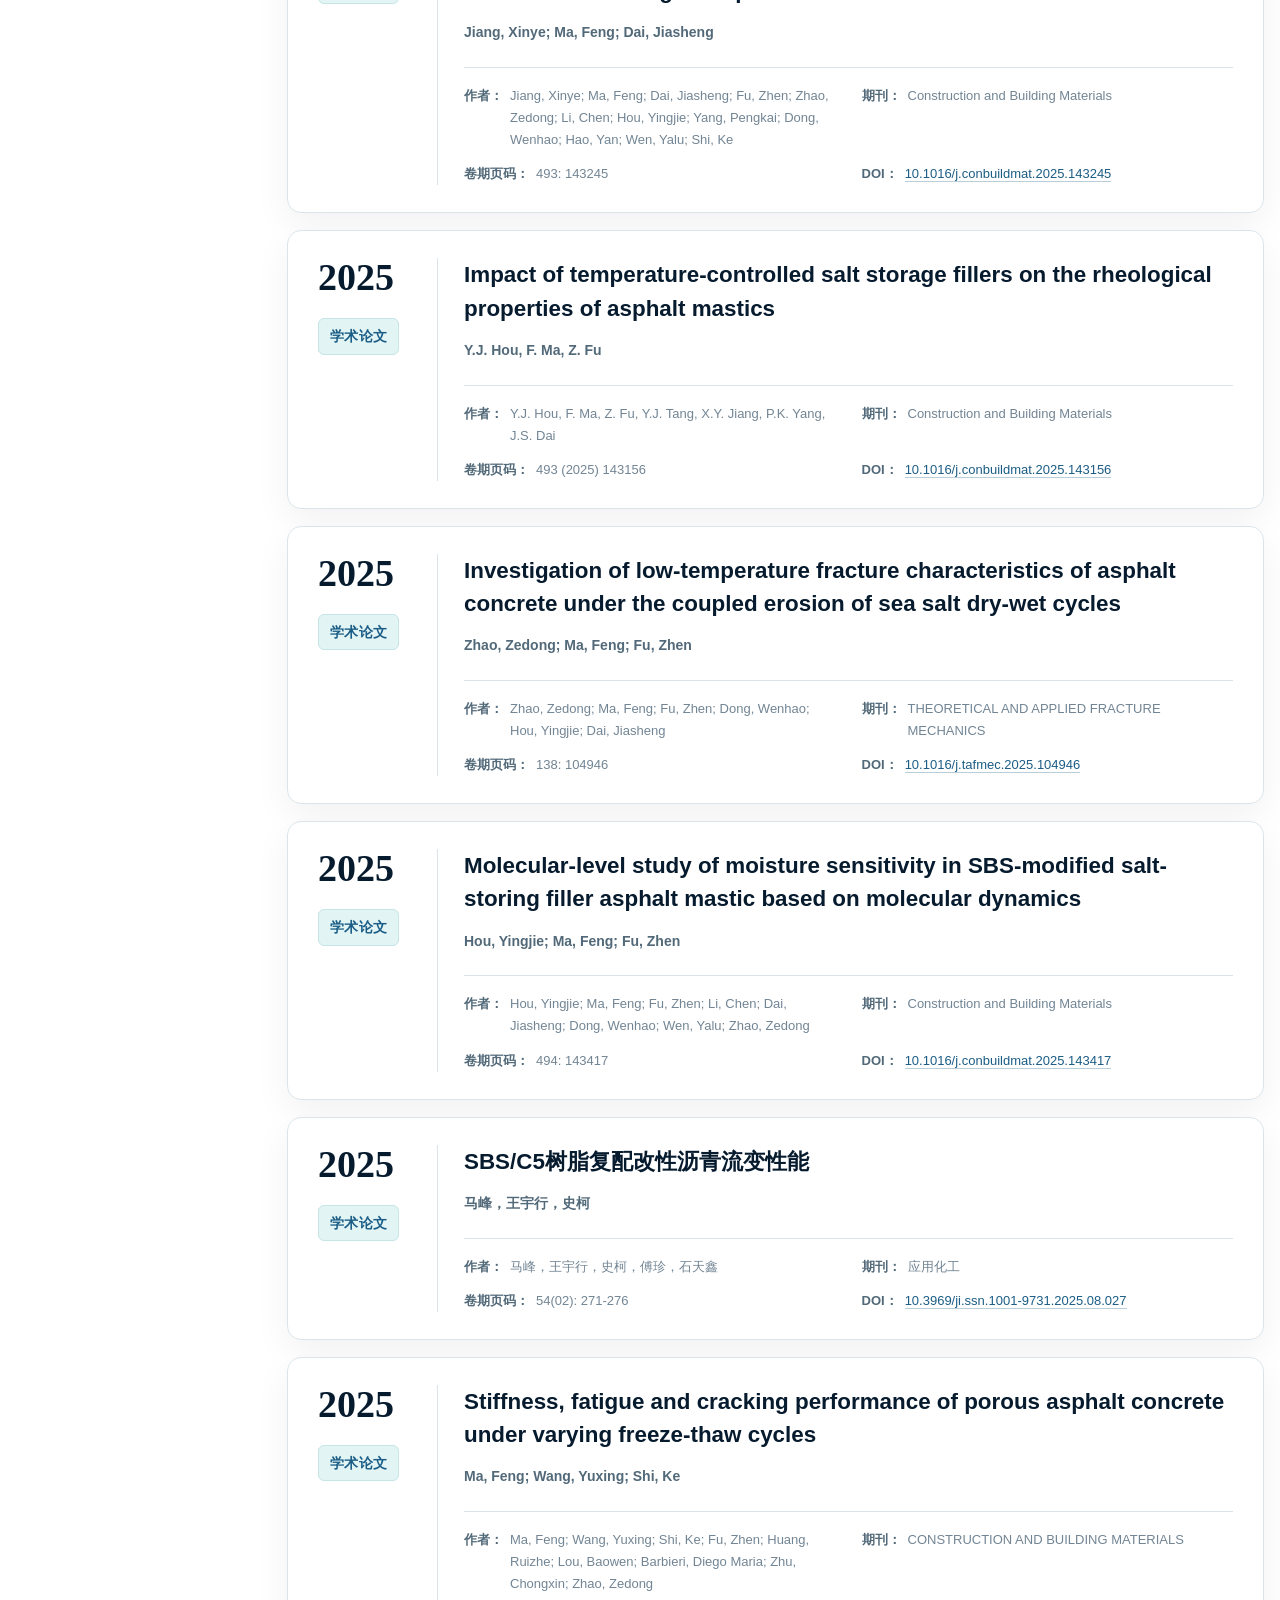
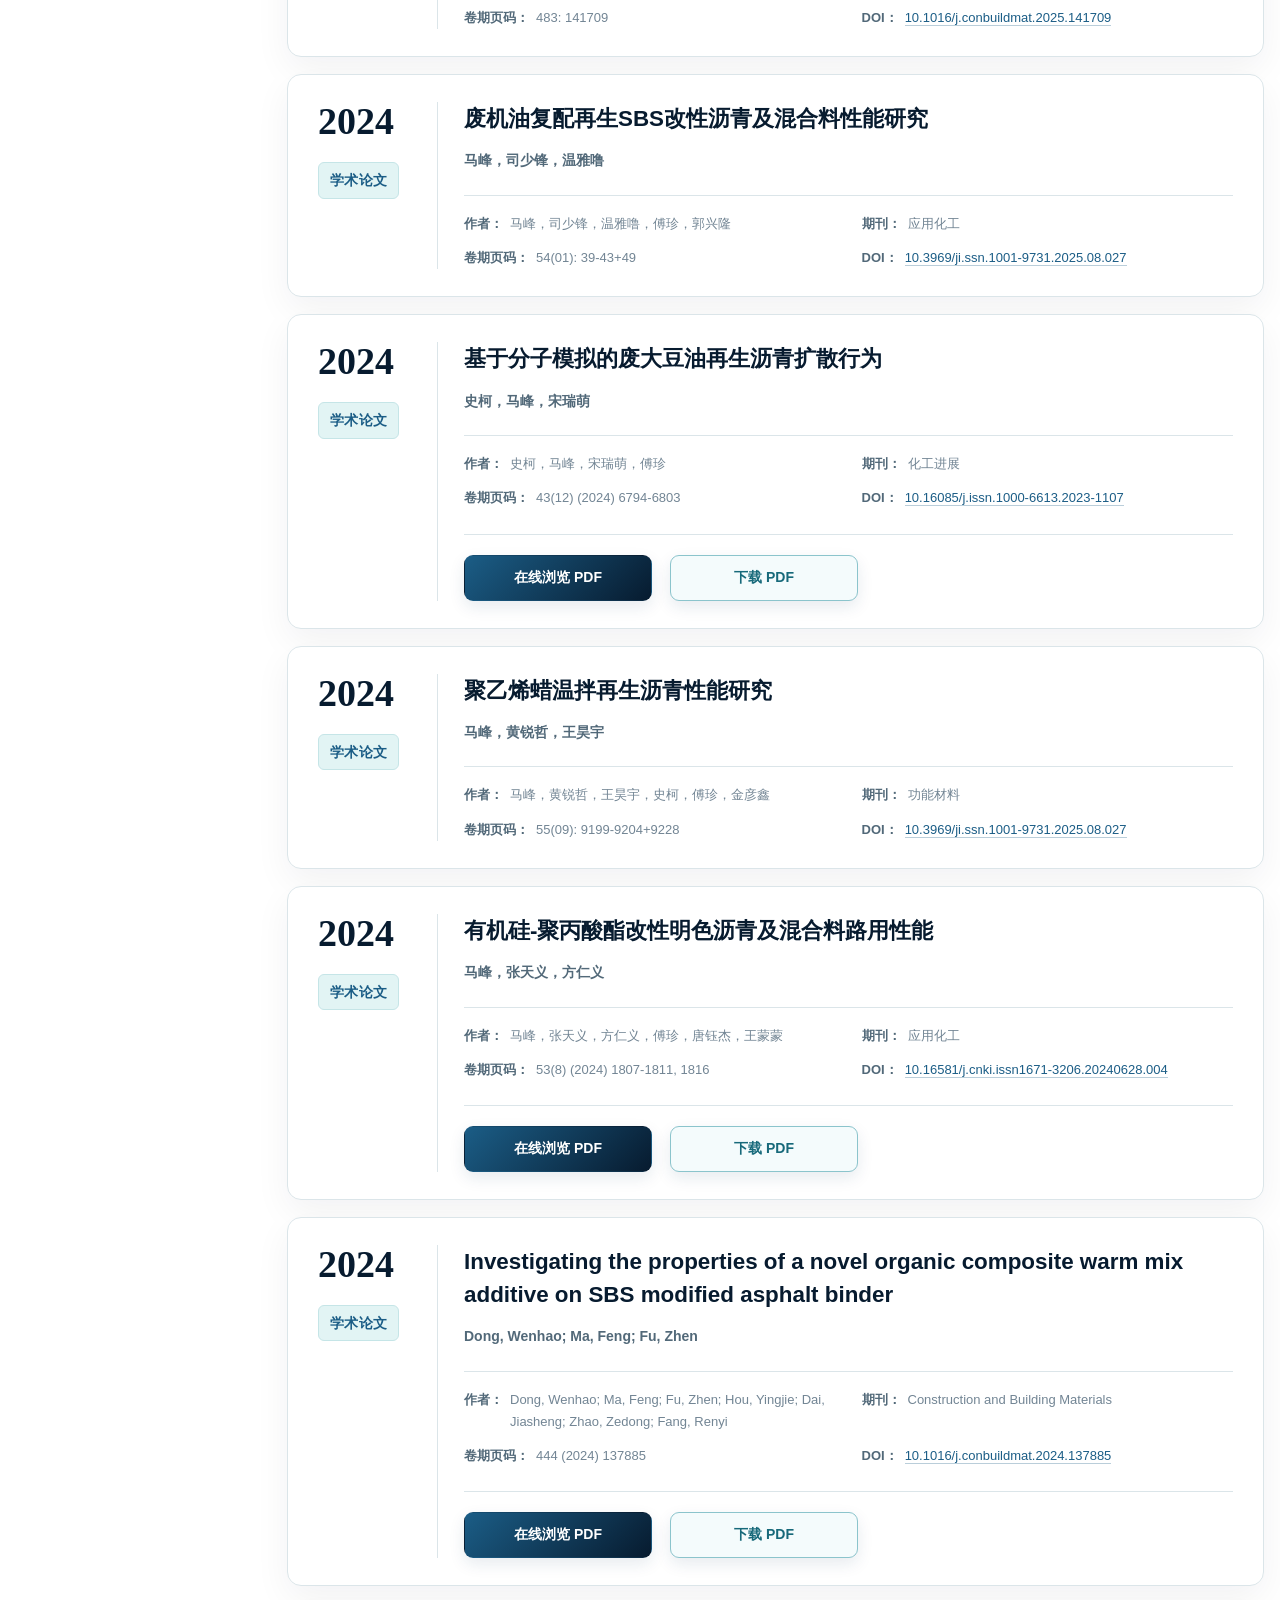
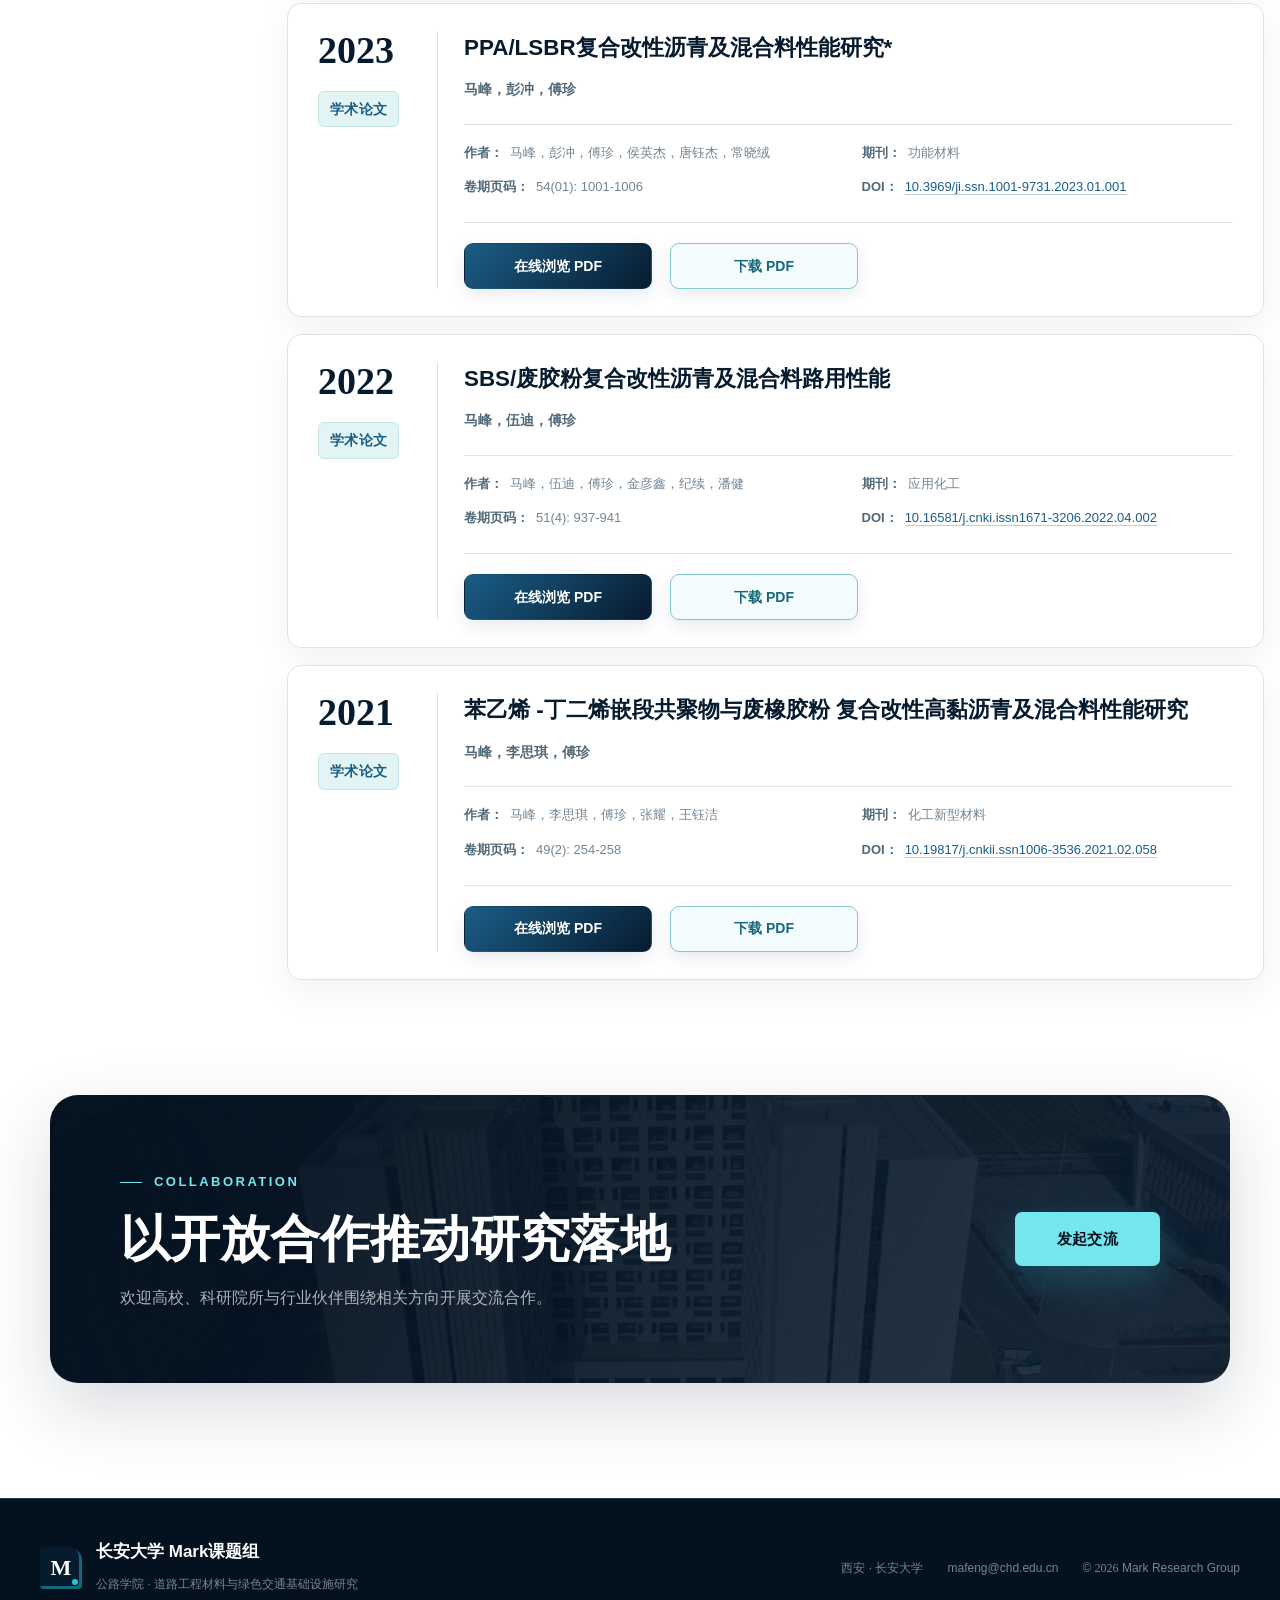
<file: publications.html>
<!DOCTYPE html>
<html lang="zh-CN">

<head>
    <meta charset="UTF-8">

    <meta name="viewport" content="width=device-width, initial-scale=1.0">

    <meta name="description" content="长安大学公路学院 Mark课题组科研项目、学术论文、知识产权与科研奖励。">

    <meta name="theme-color" content="#071b2f">

    <title>科研成果 - 长安大学 Mark课题组</title>

    <!-- 网站公共样式 -->
    <link rel="stylesheet" href="CSS/style.css">

    <!-- 网站公共脚本 -->
    <script src="JS/main.js" defer></script>

    <!-- 科研成果页面专用样式 -->
    <link rel="stylesheet" href="CSS/publications.css">
</head>

<body class="publications-page">

    <a class="skip-link" href="#main-content">跳至主要内容</a>

    <!-- 顶部信息栏 -->
    <div class="site-topbar">
        <span>长安大学公路学院 · Mark课题组</span>
        <span>ROAD · MATERIALS · ENERGY</span>
    </div>

    <!-- 主导航 -->
    <nav class="navbar" aria-label="主导航">

        <a class="logo" href="index.html">
            <span class="logo-mark">M</span>

            <span class="logo-text">
                <strong>Mark课题组</strong>
                <span>长安大学公路学院</span>
            </span>
        </a>

        <button class="nav-toggle" type="button" aria-expanded="false" aria-controls="primary-navigation" aria-label="打开或关闭主导航">
            <span class="nav-toggle-label">菜单</span>
            <span class="nav-toggle-icon" aria-hidden="true"></span>
        </button>

        <ul id="primary-navigation">
            <li><a href="index.html">首页</a></li>
            <li><a href="about.html">课题组简介</a></li>
            <li><a href="research.html">研究方向</a></li>
            <li><a href="members.html">团队成员</a></li>

            <li>
                <a class="active" aria-current="page" href="publications.html">科研成果</a>
            </li>

            <li><a href="news.html">学术动态</a></li>
            <li><a href="join.html">联系我们</a></li>
        </ul>
    </nav>

    <main id="main-content">

        <!-- 页面首屏 -->
        <header class="page-header publications-header">
            <div>
                <span class="hero-kicker">RESEARCH OUTPUTS</span>

                <h1>科研成果</h1>

                <p>系统记录课题组在科研项目、学术论文、知识产权与科研奖励等方面形成的研究积累。</p>
            </div>
        </header>

        <!-- 成果分类概览 -->
        <section class="output-overview">

            <div class="output-heading">
                <div>
                    <span class="eyebrow">Output System</span>

                    <h2>成果分类</h2>
                </div>

                <p>按成果年份与成果类型建立双重筛选体系，便于快速查询不同阶段、不同类别的科研成果。</p>
            </div>

            <div class="output-stats">

                <article class="output-stat-card">
                    <strong class="output-stat-code">PROJECTS</strong>

                    <div class="output-stat-content">
                        <span class="output-stat-name">科研与教改项目</span>

                        <b class="output-stat-number" data-overview-count="project">0</b>
                    </div>
                </article>

                <article class="output-stat-card">
                    <strong class="output-stat-code">PAPERS</strong>

                    <div class="output-stat-content">
                        <span class="output-stat-name">学术论文</span>

                        <b class="output-stat-number" data-overview-count="paper">0</b>
                    </div>
                </article>

                <article class="output-stat-card">
                    <strong class="output-stat-code">PATENTS</strong>

                    <div class="output-stat-content">
                        <span class="output-stat-name">专利与软件著作权</span>

                        <b class="output-stat-number" data-overview-count="intellectual-property">0</b>
                    </div>
                </article>

                <article class="output-stat-card">
                    <strong class="output-stat-code">AWARDS</strong>

                    <div class="output-stat-content">
                        <span class="output-stat-name">竞赛与科研奖励</span>

                        <b class="output-stat-number" data-overview-count="award">0</b>
                    </div>
                </article>

            </div>
        </section>

        <!-- 筛选与成果列表 -->
        <div class="publications-layout">

            <!-- 左侧筛选导航 -->
            <aside class="facet-sidebar" aria-label="科研成果筛选">
                <form class="facet-panel" id="publication-filter">
                    <div class="facet-panel-header">
                        <h2>筛选成果</h2>

                        <button class="facet-reset-button" type="button" data-reset-filters disabled>清除筛选</button>
                    </div>

                    <div class="facet-panel-body">

                        <!-- 年份筛选 -->
                        <section class="facet-group" aria-labelledby="year-filter-title">
                            <div class="facet-group-heading">
                                <h3 id="year-filter-title">成果年份</h3>

                                <span>可多选</span>
                            </div>

                            <ul class="facet-options">

                                <!-- 2026 -->
                                <li class="facet-option" data-facet-option>
                                    <label>
                                        <input type="checkbox" name="publication-year" value="2026" data-filter-year>

                                        <span class="facet-checkbox" aria-hidden="true"></span>

                                        <span class="facet-option-name"><span class="facet-year-number"> 2026</span>

                                            <span class="facet-year-unit">年</span>
                                        </span>

                                        <span class="facet-option-count" data-year-count="2026">0</span>
                                    </label>
                                </li>

                                <!-- 2025 -->
                                <li class="facet-option" data-facet-option>
                                    <label>
                                        <input type="checkbox" name="publication-year" value="2025" data-filter-year>

                                        <span class="facet-checkbox" aria-hidden="true"></span>

                                        <span class="facet-option-name"><span class="facet-year-number"> 2025</span>

                                            <span class="facet-year-unit">年</span>
                                        </span>

                                        <span class="facet-option-count" data-year-count="2025">0</span>
                                    </label>
                                </li>

                                <!-- 2024 -->
                                <li class="facet-option" data-facet-option>
                                    <label>
                                        <input type="checkbox" name="publication-year" value="2024" data-filter-year>

                                        <span class="facet-checkbox" aria-hidden="true"></span>

                                        <span class="facet-option-name"><span class="facet-year-number"> 2024</span>

                                            <span class="facet-year-unit">年</span>
                                        </span>

                                        <span class="facet-option-count" data-year-count="2024">0</span>
                                    </label>
                                </li>

                                <!-- 2023 -->
                                <li class="facet-option" data-facet-option>
                                    <label>
                                        <input type="checkbox" name="publication-year" value="2023" data-filter-year>

                                        <span class="facet-checkbox" aria-hidden="true"></span>

                                        <span class="facet-option-name"><span class="facet-year-number"> 2023</span>

                                            <span class="facet-year-unit">年</span>
                                        </span>

                                        <span class="facet-option-count" data-year-count="2023">0</span>
                                    </label>
                                </li>

                                <!-- 2022 -->
                                <li class="facet-option" data-facet-option>
                                    <label>
                                        <input type="checkbox" name="publication-year" value="2022" data-filter-year>

                                        <span class="facet-checkbox" aria-hidden="true"></span>

                                        <span class="facet-option-name"><span class="facet-year-number"> 2022</span>

                                            <span class="facet-year-unit">年</span>
                                        </span>

                                        <span class="facet-option-count" data-year-count="2022">0</span>
                                    </label>
                                </li>

                                <!-- 2021 -->
                                <li class="facet-option" data-facet-option>
                                    <label>
                                        <input type="checkbox" name="publication-year" value="2021" data-filter-year>

                                        <span class="facet-checkbox" aria-hidden="true"></span>

                                        <span class="facet-option-name"><span class="facet-year-number"> 2021</span>

                                            <span class="facet-year-unit">年</span>
                                        </span>

                                        <span class="facet-option-count" data-year-count="2021">0</span>
                                    </label>
                                </li>

                                <!-- 2020 -->
                                <li class="facet-option" data-facet-option>
                                    <label>
                                        <input type="checkbox" name="publication-year" value="2020" data-filter-year>

                                        <span class="facet-checkbox" aria-hidden="true"></span>

                                        <span class="facet-option-name"><span class="facet-year-number"> 2020</span>

                                            <span class="facet-year-unit">年</span>
                                        </span>

                                        <span class="facet-option-count" data-year-count="2020">0</span>
                                    </label>
                                </li>

                            </ul>
                        </section>

                        <!-- 成果类型筛选 -->
                        <section class="facet-group" aria-labelledby="type-filter-title">
                            <div class="facet-group-heading">
                                <h3 id="type-filter-title">成果种类</h3>

                                <span>可多选</span>
                            </div>

                            <ul class="facet-options">

                                <!-- 科研项目 -->
                                <li class="facet-option" data-facet-option>
                                    <label>
                                        <input type="checkbox" name="publication-type" value="project" data-filter-type>

                                        <span class="facet-checkbox" aria-hidden="true"></span>

                                        <span class="facet-option-name">科研与教改项目</span>

                                        <span class="facet-option-count" data-type-count="project">0</span>
                                    </label>
                                </li>

                                <!-- 学术论文 -->
                                <li class="facet-option" data-facet-option>
                                    <label>
                                        <input type="checkbox" name="publication-type" value="paper" data-filter-type>

                                        <span class="facet-checkbox" aria-hidden="true"></span>

                                        <span class="facet-option-name">学术论文</span>

                                        <span class="facet-option-count" data-type-count="paper">0</span>
                                    </label>
                                </li>

                                <!-- 知识产权 -->
                                <li class="facet-option" data-facet-option>
                                    <label>
                                        <input type="checkbox" name="publication-type" value="intellectual-property" data-filter-type>

                                        <span class="facet-checkbox" aria-hidden="true"></span>

                                        <span class="facet-option-name">专利与软件著作权</span>

                                        <span class="facet-option-count" data-type-count="intellectual-property">0</span>
                                    </label>
                                </li>

                                <!-- 奖励 -->
                                <li class="facet-option" data-facet-option>
                                    <label>
                                        <input type="checkbox" name="publication-type" value="award" data-filter-type>

                                        <span class="facet-checkbox" aria-hidden="true"></span>

                                        <span class="facet-option-name">竞赛与科研奖励</span>

                                        <span class="facet-option-count" data-type-count="award">0</span>
                                    </label>
                                </li>

                            </ul>
                        </section>

                        <p class="facet-help">同一组内可选择多个条件；年份和成果种类之间采用组合筛选。</p>

                    </div>
                </form>
            </aside>

            <!-- 右侧成果结果 -->
            <section class="publication-results" aria-labelledby="results-title">
                <div class="results-toolbar">

                    <div class="results-summary">
                        <strong id="results-title">筛选结果</strong>

                        <span>
                            共
                            <b class="results-count-number" data-visible-result-count>0</b>
                            项
                        </span>
                    </div>

                    <span class="results-status" data-results-status>显示全部成果</span>
                </div>

                <!-- 当前筛选条件 -->
                <div class="active-filters" data-active-filters hidden>
                    <span class="active-filter-label">已选条件</span>

                    <div class="active-filter-list" data-active-filter-list></div></div>

                <!-- 成果记录容器 -->
                <div class="achievement-results-list" data-achievement-results>

                    <!-- ===== 成果条目：从这里开始编辑 ===== -->
                    <!-- 新增成果时，复制一整个 achievement-record article，并同步修改年份、类型和详细信息。 -->
                    <article class="achievement-record" data-achievement-record data-year="2026" data-type="paper">
                        <!-- 左侧年份和成果类型 -->
                        <div class="record-meta">
                            <span class="record-year">2026</span>

                            <span class="record-type">学术论文</span>
                        </div>
                        <!-- 右侧论文信息 -->
                        <div class="record-content">
                            <!-- 论文题目 -->
                            <h3>Enhancing asphalt performance through chemical crosslinking of olefin block copolymers</h3>
                            <!-- 题目下方显示的主要作者 -->
                            <p class="record-author-line">Yang, Pengkai; Fu, Zhen; Ma, Feng</p>
                            <!-- 论文详细信息 -->
                            <div class="record-bibliography">
                                <!-- 完整作者信息 -->
                                <div class="bibliography-item">
                                    <span class="bibliography-label">作者</span>
                                    <span class="bibliography-value">Yang, Pengkai; Fu, Zhen；Ma, Feng; Jiang, Xinye; Dong, Wenhao; Hou, Yingjie; Dai, Jiasheng; Zhao, Zedong</span>
                                </div>
                                <!-- 期刊名称 -->
                                <div class="bibliography-item">
                                    <span class="bibliography-label">期刊</span>
                                    <span class="bibliography-value">COLLOIDS AND SURFACES A-PHYSICOCHEMICAL AND ENGINEERING ASPECTS</span>
                                </div>
                                <!-- 卷期页码或文章编号 -->
                                <div class="bibliography-item">
                                    <span class="bibliography-label">卷期页码</span>
                                    <span class="bibliography-value">749: 141218</span>
                                </div>
                                <!-- DOI -->
                                <div class="bibliography-item doi-item">
                                    <span class="bibliography-label">DOI</span>
                                    <span class="bibliography-value">
                                        <a class="bibliography-link" href="https://doi.org/10.1016/j.colsurfa.2026.141218" target="_blank" rel="noopener noreferrer">10.3969/ji.ssn.1001-9731.2025.08.027</a>
                                    </span>
                                </div>
                            </div>
                        </div>
                    </article>

                    <article class="achievement-record" data-achievement-record data-year="2025" data-type="paper">
                        <!-- 左侧年份和成果类型 -->
                        <div class="record-meta">
                            <span class="record-year">2025</span>

                            <span class="record-type">学术论文</span>
                        </div>
                        <!-- 右侧论文信息 -->
                        <div class="record-content">
                            <!-- 论文题目 -->
                            <h3>High-enthalpy ternary composite phase change materials for thermoregulating asphalt pavements: Towards sustainable pavements with enhanced long-term performance</h3>
                            <!-- 题目下方显示的主要作者 -->
                            <p class="record-author-line">Jiang, Xinye; Ma, Feng; Dai, Jiasheng</p>
                            <!-- 论文详细信息 -->
                            <div class="record-bibliography">
                                <!-- 完整作者信息 -->
                                <div class="bibliography-item">
                                    <span class="bibliography-label">作者</span>
                                    <span class="bibliography-value">Jiang, Xinye; Ma, Feng; Dai, Jiasheng; Fu, Zhen; Zhao, Zedong; Li, Chen; Hou, Yingjie; Yang, Pengkai; Dong, Wenhao; Hao, Yan; Wen, Yalu; Shi, Ke</span>
                                </div>
                                <!-- 期刊名称 -->
                                <div class="bibliography-item">
                                    <span class="bibliography-label">期刊</span>
                                    <span class="bibliography-value">Construction and Building Materials</span>
                                </div>
                                <!-- 卷期页码或文章编号 -->
                                <div class="bibliography-item">
                                    <span class="bibliography-label">卷期页码</span>
                                    <span class="bibliography-value">493: 143245</span>
                                </div>
                                <!-- DOI -->
                                <div class="bibliography-item doi-item">
                                    <span class="bibliography-label">DOI</span>
                                    <span class="bibliography-value">
                                        <a class="bibliography-link" href="https://doi.org/10.1016/j.conbuildmat.2025.143245" target="_blank" rel="noopener noreferrer">10.1016/j.conbuildmat.2025.143245</a>
                                    </span>
                                </div>
                            </div>
                        </div>
                    </article>

                    <article class="achievement-record" data-achievement-record data-year="2025" data-type="paper">
                        <!-- 左侧年份和成果类型 -->
                        <div class="record-meta">
                            <span class="record-year">2025</span>
                            <span class="record-type">学术论文</span>
                        </div>
                        <!-- 右侧论文信息 -->
                        <div class="record-content">
                            <!-- 论文题目 -->
                            <h3>Molecular-level study of moisture sensitivity in SBS-modified salt-storing filler asphalt mastic based on molecular dynamics</h3>
                            <!-- 题目下方显示的主要作者 -->
                            <p class="record-author-line">Hou, Yingjie; Ma, Feng; Fu, Zhen</p>
                            <!-- 论文详细信息 -->
                            <div class="record-bibliography">
                                <!-- 完整作者信息 -->
                                <div class="bibliography-item">
                                    <span class="bibliography-label">作者</span>
                                    <span class="bibliography-value">Hou, Yingjie; Ma, Feng; Fu, Zhen; Li, Chen; Dai, Jiasheng; Dong, Wenhao; Wen, Yalu; Zhao, Zedong</span>
                                </div>
                                <!-- 期刊名称 -->
                                <div class="bibliography-item">
                                    <span class="bibliography-label">期刊</span>
                                    <span class="bibliography-value">Construction and Building Materials</span>
                                </div>
                                <!-- 卷期页码或文章编号 -->
                                <div class="bibliography-item">
                                    <span class="bibliography-label">卷期页码</span>
                                    <span class="bibliography-value">494: 143417</span>
                                </div>
                                <!-- DOI -->
                                <div class="bibliography-item doi-item">
                                    <span class="bibliography-label">DOI</span>
                                    <span class="bibliography-value">
                                        <a class="bibliography-link" href="https://doi.org/10.1016/j.conbuildmat.2025.143417" target="_blank" rel="noopener noreferrer">10.1016/j.conbuildmat.2025.143417</a>
                                    </span>
                                </div>
                            </div>
                        </div>
                    </article>

                    <article class="achievement-record" data-achievement-record data-year="2025" data-type="paper">
                        <div class="record-meta">
                            <span class="record-year">2025</span>

                            <span class="record-type">学术论文</span>
                        </div>

                        <div class="record-content">

                            <h3>Impact of temperature-controlled salt storage fillers on the rheological properties of asphalt mastics</h3>

                            <p class="record-author-line">Y.J. Hou, F. Ma, Z. Fu</p>

                            <div class="record-bibliography">

                                <!-- 作者 -->
                                <div class="bibliography-item">
                                    <span class="bibliography-label">作者</span>

                                    <span class="bibliography-value">Y.J. Hou, F. Ma, Z. Fu, Y.J. Tang, X.Y. Jiang, P.K. Yang, J.S. Dai</span>
                                </div>

                                <!-- 期刊 -->
                                <div class="bibliography-item">
                                    <span class="bibliography-label">期刊</span>

                                    <span class="bibliography-value">Construction and Building Materials</span>
                                </div>

                                <!-- 卷期页码 -->
                                <div class="bibliography-item">
                                    <span class="bibliography-label">卷期页码</span>

                                    <span class="bibliography-value">493 (2025) 143156</span>
                                </div>

                                <!-- DOI -->
                                <div class="bibliography-item doi-item">
                                    <span class="bibliography-label">DOI</span>

                                    <span class="bibliography-value">
                                        <a class="bibliography-link" href="https://doi.org/10.1016/j.conbuildmat.2025.143156" target="_blank" rel="noopener noreferrer">10.1016/j.conbuildmat.2025.143156</a>
                                    </span>
                                </div>

                            </div>
                        </div>
                    </article>

                    <article class="achievement-record" data-achievement-record data-year="2026" data-type="paper">
                        <div class="record-meta">
                            <span class="record-year">2026</span>
                            <span class="record-type">学术论文</span>
                        </div>
                        <div class="record-content">
                            <h3>Investigation on latent heat decay characteristics and rheological properties of binary eutectic PCMA under coupled effects of aging gradients and thermal cycling</h3>
                            <p class="record-author-line">Zhao, Zedong; Ma, Feng; Fu, Zhen</p>
                            <div class="record-bibliography">
                                <!-- 作者 -->
                                <div class="bibliography-item">
                                    <span class="bibliography-label">作者</span>
                                    <span class="bibliography-value">Zhao, Zedong; Ma, Feng; Fu, Zhen; Hou, Yingjie; Jiang, Xinye; Dai, Jiasheng; Dong, Wenhao; Yang, Pengkai</span>
                                </div>
                                <!-- 期刊 -->
                                <div class="bibliography-item">
                                    <span class="bibliography-label">期刊</span>
                                    <span class="bibliography-value">JOURNAL OF ENERGY STORAGE</span>
                                </div>
                                <!-- 卷期页码 -->
                                <div class="bibliography-item">
                                    <span class="bibliography-label">卷期页码</span>
                                    <span class="bibliography-value">150: 120422</span>
                                </div>
                                <!-- DOI -->
                                <div class="bibliography-item doi-item">
                                    <span class="bibliography-label">DOI</span>
                                    <span class="bibliography-value">
                                        <a class="bibliography-link" href="https://doi.org/10.1016/j.est.2026.120422" target="_blank" rel="noopener noreferrer">10.1016/j.est.2026.120422</a>
                                    </span>
                                </div>
                            </div>
                        </div>
                    </article>


                    <article class="achievement-record" data-achievement-record data-year="2026" data-type="paper">
                        <!-- 左侧年份和成果类型 -->
                        <div class="record-meta">
                            <span class="record-year">2026</span>

                            <span class="record-type">学术论文</span>
                        </div>

                        <!-- 右侧论文信息 -->
                        <div class="record-content">

                            <!-- 论文题目 -->
                            <h3>Recycling Waste Polyethylene Terephthalate for Asphalt Modification: A Comprehensive Review on Material Properties， Processing Techniques， and Engineering Applications</h3>

                            <!-- 题目下方显示的主要作者 -->
                            <p class="record-author-line">Huang, Ruizhe; Ma, Feng; Shi, Ke</p>

                            <!-- 论文详细信息 -->
                            <div class="record-bibliography">

                                <!-- 完整作者信息 -->
                                <div class="bibliography-item">
                                    <span class="bibliography-label">作者</span>

                                    <span class="bibliography-value">Ruizhe Huang, Feng Ma, Ke Shi, Zhen Fu, Jenny Liu</span>
                                </div>

                                <!-- 期刊名称 -->
                                <div class="bibliography-item">
                                    <span class="bibliography-label">期刊</span>

                                    <span class="bibliography-value">Journal of Road Engineering</span>
                                </div>

                                <!-- 卷期页码或文章编号 -->
                                <div class="bibliography-item">
                                    <span class="bibliography-label">卷期页码</span>

                                    <span class="bibliography-value">（网络首发）</span>
                                </div>

                                <!-- DOI -->
                                <div class="bibliography-item doi-item">
                                    <span class="bibliography-label">DOI</span>

                                    <span class="bibliography-value">
                                        <a class="bibliography-link" href="https://doi.org/在这里填写DOI号" target="_blank" rel="noopener noreferrer">（暂无）</a>
                                    </span>
                                </div>

                            </div>
                        </div>
                    </article>

                    <article class="achievement-record" data-achievement-record data-year="2026" data-type="paper">
                        <!-- 左侧年份和成果类型 -->
                        <div class="record-meta">
                            <span class="record-year">2026</span>
                            <span class="record-type">学术论文</span>
                        </div>
                        <!-- 右侧论文信息 -->
                        <div class="record-content">
                            <!-- 论文题目 -->
                            <h3>有机硅-聚丙酸酯改性明色沥青流变性能评价</h3>
                            <!-- 题目下方显示的主要作者 -->
                            <p class="record-author-line">马峰，唐瑭，史柯</p>
                            <!-- 论文详细信息 -->
                            <div class="record-bibliography">
                                <!-- 完整作者信息 -->
                                <div class="bibliography-item">
                                    <span class="bibliography-label">作者</span>
                                    <span class="bibliography-value">马峰，唐瑭，史柯，王宇行，刘金亮，傅珍，王蒙蒙</span>
                                </div>
                                <!-- 期刊名称 -->
                                <div class="bibliography-item">
                                    <span class="bibliography-label">期刊</span>
                                    <span class="bibliography-value">长安大学学报(自然科学版)</span>
                                </div>
                                <!-- 卷期页码或文章编号 -->
                                <div class="bibliography-item">
                                    <span class="bibliography-label">卷期页码</span>
                                    <span class="bibliography-value">46(2): 1-14</span>
                                </div>
                                <!-- DOI -->
                                <div class="bibliography-item doi-item">
                                    <span class="bibliography-label">DOI</span>
                                    <span class="bibliography-value">
                                        <a class="bibliography-link" href="https://doi.org/在这里填写DOI号" target="_blank" rel="noopener noreferrer">10.19721/j.cnki.1671-8879.2026.02.001</a>
                                    </span>
                                </div>
                            </div>
                        </div>
                    </article>

                    <article class="achievement-record" data-achievement-record data-year="2026" data-type="paper">
                        <!-- 左侧年份和成果类型 -->
                        <div class="record-meta">
                            <span class="record-year">2026</span>

                            <span class="record-type">学术论文</span>
                        </div>

                        <!-- 右侧论文信息 -->
                        <div class="record-content">

                            <!-- 论文题目 -->
                            <h3>冻融循环作用下多孔沥青混合料损伤机制研究</h3>

                            <!-- 题目下方显示的主要作者 -->
                            <p class="record-author-line">马峰，盛函驰，黄锐哲</p>

                            <!-- 论文详细信息 -->
                            <div class="record-bibliography">

                                <!-- 完整作者信息 -->
                                <div class="bibliography-item">
                                    <span class="bibliography-label">作者</span>

                                    <span class="bibliography-value">马峰，盛函驰，黄锐哲，张璟，傅珍，祝崇鑫</span>
                                </div>

                                <!-- 期刊名称 -->
                                <div class="bibliography-item">
                                    <span class="bibliography-label">期刊</span>

                                    <span class="bibliography-value">重庆交通大学学报(自然科学版)</span>
                                </div>

                                <!-- 卷期页码或文章编号 -->
                                <div class="bibliography-item">
                                    <span class="bibliography-label">卷期页码</span>

                                    <span class="bibliography-value">（网络首发）</span>
                                </div>

                                <!-- DOI -->
                                <div class="bibliography-item doi-item">
                                    <span class="bibliography-label">DOI</span>

                                    <span class="bibliography-value">
                                        <a class="bibliography-link" href="https://doi.org/暂无" target="_blank" rel="noopener noreferrer">（暂无）</a>
                                    </span>
                                </div>

                            </div>
                        </div>
                    </article>

                    <article class="achievement-record" data-achievement-record data-year="2026" data-type="paper">
                        <!-- 左侧年份和成果类型 -->
                        <div class="record-meta">
                            <span class="record-year">2026</span>

                            <span class="record-type">学术论文</span>
                        </div>

                        <!-- 右侧论文信息 -->
                        <div class="record-content">

                            <!-- 论文题目 -->
                            <h3>寒区高黏沥青低温流变及混合料路用性能研究</h3>

                            <!-- 题目下方显示的主要作者 -->
                            <p class="record-author-line">马峰，伍赛林，姜欣野</p>

                            <!-- 论文详细信息 -->
                            <div class="record-bibliography">

                                <!-- 完整作者信息 -->
                                <div class="bibliography-item">
                                    <span class="bibliography-label">作者</span>

                                    <span class="bibliography-value">马峰，伍赛林，姜欣野，傅珍，郝宏剑，祝崇鑫，张璟</span>
                                </div>

                                <!-- 期刊名称 -->
                                <div class="bibliography-item">
                                    <span class="bibliography-label">期刊</span>

                                    <span class="bibliography-value">功能材料</span>
                                </div>

                                <!-- 卷期页码或文章编号 -->
                                <div class="bibliography-item">
                                    <span class="bibliography-label">卷期页码</span>

                                    <span class="bibliography-value">57(2): 1-9</span>
                                </div>

                                <!-- DOI -->
                                <div class="bibliography-item doi-item">
                                    <span class="bibliography-label">DOI</span>

                                    <span class="bibliography-value">
                                        <a class="bibliography-link" href="https://doi.org/在这里填写DOI号" target="_blank" rel="noopener noreferrer">10.3969/ji.ssn.1001-9731.2026.02.001</a>
                                    </span>
                                </div>

                            </div>
                        </div>
                    </article>

                    <article class="achievement-record" data-achievement-record data-year="2026" data-type="paper">
                        <!-- 左侧年份和成果类型 -->
                        <div class="record-meta">
                            <span class="record-year">2026</span>

                            <span class="record-type">学术论文</span>
                        </div>

                        <!-- 右侧论文信息 -->
                        <div class="record-content">
                            <!-- 论文题目 -->
                            <h3>高原地区高黏沥青流变及老化性能</h3>
                            <!-- 题目下方显示的主要作者 -->
                            <p class="record-author-line">马峰，段霖波，韦振勋</p>
                            <!-- 论文详细信息 -->
                            <div class="record-bibliography">
                                <!-- 完整作者信息 -->
                                <div class="bibliography-item">
                                    <span class="bibliography-label">作者</span>
                                    <span class="bibliography-value">马峰，段霖波，韦振勋，董文豪，傅珍，彭冲</span>
                                </div>
                                <!-- 期刊名称 -->
                                <div class="bibliography-item">
                                    <span class="bibliography-label">期刊</span>
                                    <span class="bibliography-value">应用化工</span>
                                </div>
                                <!-- 卷期页码或文章编号 -->
                                <div class="bibliography-item">
                                    <span class="bibliography-label">卷期页码</span>
                                    <span class="bibliography-value">55(5): 1363-1368</span>
                                </div>
                                <!-- DOI -->
                                <div class="bibliography-item doi-item">
                                    <span class="bibliography-label">DOI</span>

                                    <span class="bibliography-value">
                                        <a class="bibliography-link" href="https://doi.org/10.16581/j.cnki.issn1671-3206.2026.05.009" target="_blank" rel="noopener noreferrer">10.16581/j.cnki.issn1671-3206.2026.05.009</a>
                                    </span>
                                </div>

                            </div>
                        </div>
                    </article>

                    <article class="achievement-record" data-achievement-record data-year="2026" data-type="paper">
                        <!-- 左侧年份和成果类型 -->
                        <div class="record-meta">
                            <span class="record-year">2026</span>

                            <span class="record-type">学术论文</span>
                        </div>

                        <!-- 右侧论文信息 -->
                        <div class="record-content">

                            <!-- 论文题目 -->
                            <h3>高黏改性多孔沥青混合料路用性能评价</h3>

                            <!-- 题目下方显示的主要作者 -->
                            <p class="record-author-line">马峰，赵亮，黄锐哲</p>

                            <!-- 论文详细信息 -->
                            <div class="record-bibliography">

                                <!-- 完整作者信息 -->
                                <div class="bibliography-item">
                                    <span class="bibliography-label">作者</span>

                                    <span class="bibliography-value">马峰，赵亮，黄锐哲，傅珍，彭冲</span>
                                </div>

                                <!-- 期刊名称 -->
                                <div class="bibliography-item">
                                    <span class="bibliography-label">期刊</span>

                                    <span class="bibliography-value">应用化工</span>
                                </div>

                                <!-- 卷期页码或文章编号 -->
                                <div class="bibliography-item">
                                    <span class="bibliography-label">卷期页码</span>

                                    <span class="bibliography-value">55(4): 847-851+864</span>
                                </div>

                                <!-- DOI -->
                                <div class="bibliography-item doi-item">
                                    <span class="bibliography-label">DOI</span>

                                    <span class="bibliography-value">
                                        <a class="bibliography-link" href="https://doi.org/10.16581/j.cnki.issn1671-3206.2026.05.009" target="_blank" rel="noopener noreferrer">10.16581/j.cnki.issn1671-3206.2026.05.009</a>
                                    </span>
                                </div>

                            </div>
                        </div>
                    </article>

                    <article class="achievement-record" data-achievement-record data-year="2025" data-type="paper">
                        <!-- 左侧年份和成果类型 -->
                        <div class="record-meta">
                            <span class="record-year">2025</span>
                            <span class="record-type">学术论文</span>
                        </div>
                        <!-- 右侧论文信息 -->
                        <div class="record-content">
                            <!-- 论文题目 -->
                            <h3>不同温拌剂对寒区多孔沥青混合料性能的影响</h3>
                            <!-- 题目下方显示的主要作者 -->
                            <p class="record-author-line">马峰，高绍祥，傅珍</p>
                            <!-- 论文详细信息 -->
                            <div class="record-bibliography">
                                <!-- 完整作者信息 -->
                                <div class="bibliography-item">
                                    <span class="bibliography-label">作者</span>
                                    <span class="bibliography-value">马峰，高绍祥，傅珍，侯英杰，杨宇峰</span>
                                </div>
                                <!-- 期刊名称 -->
                                <div class="bibliography-item">
                                    <span class="bibliography-label">期刊</span>
                                    <span class="bibliography-value">功能材料</span>
                                </div>
                                <!-- 卷期页码或文章编号 -->
                                <div class="bibliography-item">
                                    <span class="bibliography-label">卷期页码</span>
                                    <span class="bibliography-value">55(5): 1363-1368</span>
                                </div>
                                <!-- DOI -->
                                <div class="bibliography-item doi-item">
                                    <span class="bibliography-label">DOI</span>

                                    <span class="bibliography-value">
                                        <a class="bibliography-link" href="https://doi.org/10.16581/j.cnki.issn1671-3206.2026.05.009" target="_blank" rel="noopener noreferrer">10.16581/j.cnki.issn1671-3206.2026.05.009</a>
                                    </span>
                                </div>

                            </div>
                        </div>
                    </article>

                    <article class="achievement-record" data-achievement-record data-year="2025" data-type="paper">
                        <!-- 左侧年份和成果类型 -->
                        <div class="record-meta">
                            <span class="record-year">2025</span>
                            <span class="record-type">学术论文</span>
                        </div>
                        <!-- 右侧论文信息 -->
                        <div class="record-content">
                            <!-- 论文题目 -->
                            <h3>Stiffness, fatigue and cracking performance of porous asphalt concrete under varying freeze-thaw cycles</h3>
                            <!-- 题目下方显示的主要作者 -->
                            <p class="record-author-line">Ma, Feng; Wang, Yuxing; Shi, Ke</p>
                            <!-- 论文详细信息 -->
                            <div class="record-bibliography">
                                <!-- 完整作者信息 -->
                                <div class="bibliography-item">
                                    <span class="bibliography-label">作者</span>
                                    <span class="bibliography-value">Ma, Feng; Wang, Yuxing; Shi, Ke; Fu, Zhen; Huang, Ruizhe; Lou, Baowen; Barbieri, Diego Maria; Zhu, Chongxin; Zhao, Zedong</span>
                                </div>
                                <!-- 期刊名称 -->
                                <div class="bibliography-item">
                                    <span class="bibliography-label">期刊</span>
                                    <span class="bibliography-value">CONSTRUCTION AND BUILDING MATERIALS</span>
                                </div>
                                <!-- 卷期页码或文章编号 -->
                                <div class="bibliography-item">
                                    <span class="bibliography-label">卷期页码</span>
                                    <span class="bibliography-value">483: 141709</span>
                                </div>
                                <!-- DOI -->
                                <div class="bibliography-item doi-item">
                                    <span class="bibliography-label">DOI</span>
                                    <span class="bibliography-value">
                                        <a class="bibliography-link" href="https://doi.org/10.1016/j.conbuildmat.2025.141709" target="_blank" rel="noopener noreferrer">10.1016/j.conbuildmat.2025.141709</a>
                                    </span>
                                </div>
                            </div>
                        </div>
                    </article>

                    <article class="achievement-record" data-achievement-record data-year="2025" data-type="paper">
                        <!-- 左侧年份和成果类型 -->
                        <div class="record-meta">
                            <span class="record-year">2025</span>
                            <span class="record-type">学术论文</span>
                        </div>
                        <!-- 右侧论文信息 -->
                        <div class="record-content">
                            <!-- 论文题目 -->
                            <h3>二元共晶相变材料对沥青性能影响</h3>
                            <!-- 题目下方显示的主要作者 -->
                            <p class="record-author-line">马峰，庞萌，周礼</p>
                            <!-- 论文详细信息 -->
                            <div class="record-bibliography">
                                <!-- 完整作者信息 -->
                                <div class="bibliography-item">
                                    <span class="bibliography-label">作者</span>
                                    <span class="bibliography-value">马峰，庞萌，周礼，傅珍，代佳胜</span>
                                </div>
                                <!-- 期刊名称 -->
                                <div class="bibliography-item">
                                    <span class="bibliography-label">期刊</span>
                                    <span class="bibliography-value">功能材料</span>
                                </div>
                                <!-- 卷期页码或文章编号 -->
                                <div class="bibliography-item">
                                    <span class="bibliography-label">卷期页码</span>
                                    <span class="bibliography-value">56(10): 10206-10212</span>
                                </div>
                                <!-- DOI -->
                                <div class="bibliography-item doi-item">
                                    <span class="bibliography-label">DOI</span>
                                    <span class="bibliography-value">
                                        <a class="bibliography-link" href="https://doi.org/10.3969/ji.ssn.1001-9731.2025.10.025" target="_blank" rel="noopener noreferrer">10.3969/ji.ssn.1001-9731.2025.10.025</a>
                                    </span>
                                </div>
                            </div>
                        </div>
                    </article>

                    <article class="achievement-record" data-achievement-record data-year="2025" data-type="paper">
                        <!-- 左侧年份和成果类型 -->
                        <div class="record-meta">
                            <span class="record-year">2025</span>

                            <span class="record-type">学术论文</span>
                        </div>
                        <!-- 右侧论文信息 -->
                        <div class="record-content">
                            <!-- 论文题目 -->
                            <h3>温拌高黏沥青胶浆流变性能研究</h3>
                            <!-- 题目下方显示的主要作者 -->
                            <p class="record-author-line">马峰，马行远，李川</p>
                            <!-- 论文详细信息 -->
                            <div class="record-bibliography">
                                <!-- 完整作者信息 -->
                                <div class="bibliography-item">
                                    <span class="bibliography-label">作者</span>
                                    <span class="bibliography-value">马峰，马行远，李川，董文豪，傅珍，杨宇锋，侯英杰，黄锐哲</span>
                                </div>
                                <!-- 期刊名称 -->
                                <div class="bibliography-item">
                                    <span class="bibliography-label">期刊</span>
                                    <span class="bibliography-value">功能材料</span>
                                </div>
                                <!-- 卷期页码或文章编号 -->
                                <div class="bibliography-item">
                                    <span class="bibliography-label">卷期页码</span>
                                    <span class="bibliography-value">56(08): 8199-8204</span>
                                </div>
                                <!-- DOI -->
                                <div class="bibliography-item doi-item">
                                    <span class="bibliography-label">DOI</span>
                                    <span class="bibliography-value">
                                        <a class="bibliography-link" href="https://doi.org/10.3969/ji.ssn.1001-9731.2025.08.027" target="_blank" rel="noopener noreferrer">10.3969/ji.ssn.1001-9731.2025.08.027</a>
                                    </span>
                                </div>
                            </div>
                        </div>
                    </article>

                    <article class="achievement-record" data-achievement-record data-year="2026" data-type="paper">
                        <!-- 左侧年份和成果类型 -->
                        <div class="record-meta">
                            <span class="record-year">2026</span>

                            <span class="record-type">学术论文</span>
                        </div>
                        <!-- 右侧论文信息 -->
                        <div class="record-content">
                            <!-- 论文题目 -->
                            <h3>废旧聚乙烯蜡温拌再生沥青混合料性能优化与评价</h3>
                            <!-- 题目下方显示的主要作者 -->
                            <p class="record-author-line">马峰，黄锐哲，傅珍</p>
                            <!-- 论文详细信息 -->
                            <div class="record-bibliography">
                                <!-- 完整作者信息 -->
                                <div class="bibliography-item">
                                    <span class="bibliography-label">作者</span>
                                    <span class="bibliography-value">马峰，黄锐哲，傅珍，史柯，金彦鑫</span>
                                </div>
                                <!-- 期刊名称 -->
                                <div class="bibliography-item">
                                    <span class="bibliography-label">期刊</span>
                                    <span class="bibliography-value">吉林大学学报(工学版)</span>
                                </div>
                                <!-- 卷期页码或文章编号 -->
                                <div class="bibliography-item">
                                    <span class="bibliography-label">卷期页码</span>
                                    <span class="bibliography-value">56(06): 1520-1529</span>
                                </div>
                                <!-- DOI -->
                                <div class="bibliography-item doi-item">
                                    <span class="bibliography-label">DOI</span>
                                    <span class="bibliography-value">
                                        <a class="bibliography-link" href="https://doi.org/	10.13229/j.cnki.jdxbgxb.20241176" target="_blank" rel="noopener noreferrer">10.3969/ji.ssn.1001-9731.2025.08.027</a>
                                    </span>
                                </div>
                            </div>
                        </div>
                    </article>

                    <article class="achievement-record" data-achievement-record data-year="2025" data-type="paper">
                        <!-- 左侧年份和成果类型 -->
                        <div class="record-meta">
                            <span class="record-year">2025</span>

                            <span class="record-type">学术论文</span>
                        </div>
                        <!-- 右侧论文信息 -->
                        <div class="record-content">
                            <!-- 论文题目 -->
                            <h3>废机油对老化SBS改性沥青流变特性再生效果研究</h3>
                            <!-- 题目下方显示的主要作者 -->
                            <p class="record-author-line">马峰，靖峥，董文豪</p>
                            <!-- 论文详细信息 -->
                            <div class="record-bibliography">
                                <!-- 完整作者信息 -->
                                <div class="bibliography-item">
                                    <span class="bibliography-label">作者</span>
                                    <span class="bibliography-value">马峰，靖峥，董文豪，傅珍，郭兴隆，史柯</span>
                                </div>
                                <!-- 期刊名称 -->
                                <div class="bibliography-item">
                                    <span class="bibliography-label">期刊</span>
                                    <span class="bibliography-value">应用化工</span>
                                </div>
                                <!-- 卷期页码或文章编号 -->
                                <div class="bibliography-item">
                                    <span class="bibliography-label">卷期页码</span>
                                    <span class="bibliography-value">54(03): 567-572</span>
                                </div>
                                <!-- DOI -->
                                <div class="bibliography-item doi-item">
                                    <span class="bibliography-label">DOI</span>
                                    <span class="bibliography-value">
                                        <a class="bibliography-link" href="https://doi.org/10.16581/j.cnki.issn1671-3206.20250226.001" target="_blank" rel="noopener noreferrer">10.3969/ji.ssn.1001-9731.2025.08.027</a>
                                    </span>
                                </div>
                            </div>
                        </div>
                    </article>

                    <article class="achievement-record" data-achievement-record data-year="2025" data-type="paper">
                        <!-- 左侧年份和成果类型 -->
                        <div class="record-meta">
                            <span class="record-year">2025</span>

                            <span class="record-type">学术论文</span>
                        </div>
                        <!-- 右侧论文信息 -->
                        <div class="record-content">
                            <!-- 论文题目 -->
                            <h3>石蜡微胶囊调温沥青及混合料性能</h3>
                            <!-- 题目下方显示的主要作者 -->
                            <p class="record-author-line">傅珍，王化云，侯英杰</p>
                            <!-- 论文详细信息 -->
                            <div class="record-bibliography">
                                <!-- 完整作者信息 -->
                                <div class="bibliography-item">
                                    <span class="bibliography-label">作者</span>
                                    <span class="bibliography-value">傅珍，王化云，侯英杰，马峰，袁康博</span>
                                </div>
                                <!-- 期刊名称 -->
                                <div class="bibliography-item">
                                    <span class="bibliography-label">期刊</span>
                                    <span class="bibliography-value">长安大学学报(自然科学版)</span>
                                </div>
                                <!-- 卷期页码或文章编号 -->
                                <div class="bibliography-item">
                                    <span class="bibliography-label">卷期页码</span>
                                    <span class="bibliography-value">45(01):1-12</span>
                                </div>
                                <!-- DOI -->
                                <div class="bibliography-item doi-item">
                                    <span class="bibliography-label">DOI</span>
                                    <span class="bibliography-value">
                                        <a class="bibliography-link" href="https://doi.org/10.19721/j.cnki.1671-8879.2025.01.001" target="_blank" rel="noopener noreferrer">10.3969/ji.ssn.1001-9731.2025.08.027</a>
                                    </span>
                                </div>
                            </div>
                        </div>
                    </article>

                    <article class="achievement-record" data-achievement-record data-year="2025" data-type="paper">
                        <!-- 左侧年份和成果类型 -->
                        <div class="record-meta">
                            <span class="record-year">2025</span>

                            <span class="record-type">学术论文</span>
                        </div>
                        <!-- 右侧论文信息 -->
                        <div class="record-content">
                            <!-- 论文题目 -->
                            <h3>SBS/C5树脂复配改性沥青流变性能</h3>
                            <!-- 题目下方显示的主要作者 -->
                            <p class="record-author-line">马峰，王宇行，史柯</p>
                            <!-- 论文详细信息 -->
                            <div class="record-bibliography">
                                <!-- 完整作者信息 -->
                                <div class="bibliography-item">
                                    <span class="bibliography-label">作者</span>
                                    <span class="bibliography-value">马峰，王宇行，史柯，傅珍，石天鑫</span>
                                </div>
                                <!-- 期刊名称 -->
                                <div class="bibliography-item">
                                    <span class="bibliography-label">期刊</span>
                                    <span class="bibliography-value">应用化工</span>
                                </div>
                                <!-- 卷期页码或文章编号 -->
                                <div class="bibliography-item">
                                    <span class="bibliography-label">卷期页码</span>
                                    <span class="bibliography-value">54(02): 271-276</span>
                                </div>
                                <!-- DOI -->
                                <div class="bibliography-item doi-item">
                                    <span class="bibliography-label">DOI</span>
                                    <span class="bibliography-value">
                                        <a class="bibliography-link" href="https://doi.org/10.16581/j.cnki.issn1671-3206.20250123.011" target="_blank" rel="noopener noreferrer">10.3969/ji.ssn.1001-9731.2025.08.027</a>
                                    </span>
                                </div>
                            </div>
                        </div>
                    </article>

                    <article class="achievement-record" data-achievement-record data-year="2025" data-type="paper">
                        <!-- 左侧年份和成果类型 -->
                        <div class="record-meta">
                            <span class="record-year">2025</span>

                            <span class="record-type">学术论文</span>
                        </div>
                        <!-- 右侧论文信息 -->
                        <div class="record-content">
                            <!-- 论文题目 -->
                            <h3>Investigation of low-temperature fracture characteristics of asphalt concrete under the coupled erosion of sea salt dry-wet cycles</h3>
                            <!-- 题目下方显示的主要作者 -->
                            <p class="record-author-line">Zhao, Zedong; Ma, Feng; Fu, Zhen</p>
                            <!-- 论文详细信息 -->
                            <div class="record-bibliography">
                                <!-- 完整作者信息 -->
                                <div class="bibliography-item">
                                    <span class="bibliography-label">作者</span>
                                    <span class="bibliography-value">Zhao, Zedong; Ma, Feng; Fu, Zhen; Dong, Wenhao; Hou, Yingjie; Dai, Jiasheng</span>
                                </div>
                                <!-- 期刊名称 -->
                                <div class="bibliography-item">
                                    <span class="bibliography-label">期刊</span>
                                    <span class="bibliography-value">THEORETICAL AND APPLIED FRACTURE MECHANICS</span>
                                </div>
                                <!-- 卷期页码或文章编号 -->
                                <div class="bibliography-item">
                                    <span class="bibliography-label">卷期页码</span>
                                    <span class="bibliography-value">138: 104946</span>
                                </div>
                                <!-- DOI -->
                                <div class="bibliography-item doi-item">
                                    <span class="bibliography-label">DOI</span>
                                    <span class="bibliography-value">
                                        <a class="bibliography-link" href="https://doi.org/10.1016/j.tafmec.2025.104946" target="_blank" rel="noopener noreferrer">10.1016/j.tafmec.2025.104946</a>
                                    </span>
                                </div>
                            </div>
                        </div>
                    </article>


                    <article class="achievement-record" data-achievement-record data-year="2024" data-type="paper">
                        <!-- 左侧年份和成果类型 -->
                        <div class="record-meta">
                            <span class="record-year">2024</span>

                            <span class="record-type">学术论文</span>
                        </div>
                        <!-- 右侧论文信息 -->
                        <div class="record-content">
                            <!-- 论文题目 -->
                            <h3>废机油复配再生SBS改性沥青及混合料性能研究</h3>
                            <!-- 题目下方显示的主要作者 -->
                            <p class="record-author-line">马峰，司少锋，温雅噜</p>
                            <!-- 论文详细信息 -->
                            <div class="record-bibliography">
                                <!-- 完整作者信息 -->
                                <div class="bibliography-item">
                                    <span class="bibliography-label">作者</span>
                                    <span class="bibliography-value">马峰，司少锋，温雅噜，傅珍，郭兴隆</span>
                                </div>
                                <!-- 期刊名称 -->
                                <div class="bibliography-item">
                                    <span class="bibliography-label">期刊</span>
                                    <span class="bibliography-value">应用化工</span>
                                </div>
                                <!-- 卷期页码或文章编号 -->
                                <div class="bibliography-item">
                                    <span class="bibliography-label">卷期页码</span>
                                    <span class="bibliography-value">54(01): 39-43+49</span>
                                </div>
                                <!-- DOI -->
                                <div class="bibliography-item doi-item">
                                    <span class="bibliography-label">DOI</span>
                                    <span class="bibliography-value">
                                        <a class="bibliography-link" href="https://doi.org/10.16581/j.cnki.issn1671-3206.20241219.006" target="_blank" rel="noopener noreferrer">10.3969/ji.ssn.1001-9731.2025.08.027</a>
                                    </span>
                                </div>
                            </div>
                        </div>
                    </article>

                    <article class="achievement-record" data-achievement-record data-year="2024" data-type="paper">
                        <!-- 左侧年份和成果类型 -->
                        <div class="record-meta">
                            <span class="record-year">2024</span>

                            <span class="record-type">学术论文</span>
                        </div>
                        <!-- 右侧论文信息 -->
                        <div class="record-content">
                            <!-- 论文题目 -->
                            <h3>聚乙烯蜡温拌再生沥青性能研究</h3>
                            <!-- 题目下方显示的主要作者 -->
                            <p class="record-author-line">马峰，黄锐哲，王昊宇</p>
                            <!-- 论文详细信息 -->
                            <div class="record-bibliography">
                                <!-- 完整作者信息 -->
                                <div class="bibliography-item">
                                    <span class="bibliography-label">作者</span>
                                    <span class="bibliography-value">马峰，黄锐哲，王昊宇，史柯，傅珍，金彦鑫</span>
                                </div>
                                <!-- 期刊名称 -->
                                <div class="bibliography-item">
                                    <span class="bibliography-label">期刊</span>
                                    <span class="bibliography-value">功能材料</span>
                                </div>
                                <!-- 卷期页码或文章编号 -->
                                <div class="bibliography-item">
                                    <span class="bibliography-label">卷期页码</span>
                                    <span class="bibliography-value">55(09): 9199-9204+9228</span>
                                </div>
                                <!-- DOI -->
                                <div class="bibliography-item doi-item">
                                    <span class="bibliography-label">DOI</span>
                                    <span class="bibliography-value">
                                        <a class="bibliography-link" href="https://doi.org/10.3969/ji.ssn.1001-9731.2024.09.025" target="_blank" rel="noopener noreferrer">10.3969/ji.ssn.1001-9731.2025.08.027</a>
                                    </span>
                                </div>
                            </div>
                        </div>
                    </article>


                    <!-- ===== 自动成果记录：由 data/achievements.json 同步 ===== -->

                    <article class="achievement-record" data-achievement-record data-achievement-id="20260731142548-17df7863" data-year="2024" data-type="paper">
                        <div class="record-meta">
                            <span class="record-year">2024</span>
                            <span class="record-type">学术论文</span>
                        </div>
                        <div class="record-content">
                            <h3>Investigating the properties of a novel organic composite warm mix additive on SBS modified asphalt binder</h3>
                            <p class="record-author-line">Dong, Wenhao; Ma, Feng; Fu, Zhen</p>
                            <div class="record-bibliography">
                                <div class="bibliography-item">
                                    <span class="bibliography-label">作者</span>
                                    <span class="bibliography-value">
                                        Dong, Wenhao; Ma, Feng; Fu, Zhen; Hou, Yingjie; Dai, Jiasheng; Zhao, Zedong; Fang, Renyi
                                    </span>
                                </div>
                                <div class="bibliography-item">
                                    <span class="bibliography-label">期刊</span>
                                    <span class="bibliography-value">
                                        Construction and Building Materials
                                    </span>
                                </div>
                                <div class="bibliography-item">
                                    <span class="bibliography-label">卷期页码</span>
                                    <span class="bibliography-value">
                                        444 (2024) 137885
                                    </span>
                                </div>
                                <div class="bibliography-item doi-item">
                                    <span class="bibliography-label">DOI</span>
                                    <span class="bibliography-value">
                                        <a class="bibliography-link" href="https://doi.org/10.1016/j.conbuildmat.2024.137885" target="_blank" rel="noopener noreferrer">10.1016/j.conbuildmat.2024.137885</a>
                                    </span>
                                </div>
                            </div>
                            <div class="record-actions">
                                <a class="record-file-button record-file-button-primary" href="files/achievements/2024/20260731142548-17df7863.pdf" target="_blank" rel="noopener noreferrer">在线浏览 PDF</a>
                                <a class="record-file-button record-file-button-secondary" href="files/achievements/2024/20260731142548-17df7863.pdf" download="1-s2.0-S0950061824030277-main.pdf">下载 PDF</a>
                            </div>
                        </div>
                    </article>

                    <article class="achievement-record" data-achievement-record data-achievement-id="2024-100a33157903" data-year="2024" data-type="paper">
                        <div class="record-meta">
                            <span class="record-year">2024</span>
                            <span class="record-type">学术论文</span>
                        </div>
                        <div class="record-content">
                            <h3>有机硅-聚丙酸酯改性明色沥青及混合料路用性能</h3>
                            <p class="record-author-line">马峰，张天义，方仁义</p>
                            <div class="record-bibliography">
                                <div class="bibliography-item">
                                    <span class="bibliography-label">作者</span>
                                    <span class="bibliography-value">
                                        马峰，张天义，方仁义，傅珍，唐钰杰，王蒙蒙
                                    </span>
                                </div>
                                <div class="bibliography-item">
                                    <span class="bibliography-label">期刊</span>
                                    <span class="bibliography-value">
                                        应用化工
                                    </span>
                                </div>
                                <div class="bibliography-item">
                                    <span class="bibliography-label">卷期页码</span>
                                    <span class="bibliography-value">
                                        53(8) (2024) 1807-1811, 1816
                                    </span>
                                </div>
                                <div class="bibliography-item doi-item">
                                    <span class="bibliography-label">DOI</span>
                                    <span class="bibliography-value">
                                        <a class="bibliography-link" href="https://doi.org/10.16581/j.cnki.issn1671-3206.20240628.004" target="_blank" rel="noopener noreferrer">10.16581/j.cnki.issn1671-3206.20240628.004</a>
                                    </span>
                                </div>
                            </div>
                            <div class="record-actions">
                                <a class="record-file-button record-file-button-primary" href="files/achievements/2024/2024-100a33157903.pdf" target="_blank" rel="noopener noreferrer">在线浏览 PDF</a>
                                <a class="record-file-button record-file-button-secondary" href="files/achievements/2024/2024-100a33157903.pdf" download="马峰 等 - 2024 - 有机硅-聚丙酸酯改性明色沥青及混合料路用性能.pdf">下载 PDF</a>
                            </div>
                        </div>
                    </article>

                    <article class="achievement-record" data-achievement-record data-achievement-id="2024-dee912325a8d" data-year="2024" data-type="paper">
                        <div class="record-meta">
                            <span class="record-year">2024</span>
                            <span class="record-type">学术论文</span>
                        </div>
                        <div class="record-content">
                            <h3>基于分子模拟的废大豆油再生沥青扩散行为</h3>
                            <p class="record-author-line">史柯，马峰，宋瑞萌</p>
                            <div class="record-bibliography">
                                <div class="bibliography-item">
                                    <span class="bibliography-label">作者</span>
                                    <span class="bibliography-value">
                                        史柯，马峰，宋瑞萌，傅珍
                                    </span>
                                </div>
                                <div class="bibliography-item">
                                    <span class="bibliography-label">期刊</span>
                                    <span class="bibliography-value">
                                        化工进展
                                    </span>
                                </div>
                                <div class="bibliography-item">
                                    <span class="bibliography-label">卷期页码</span>
                                    <span class="bibliography-value">
                                        43(12) (2024) 6794-6803
                                    </span>
                                </div>
                                <div class="bibliography-item doi-item">
                                    <span class="bibliography-label">DOI</span>
                                    <span class="bibliography-value">
                                        <a class="bibliography-link" href="https://doi.org/10.16085/j.issn.1000-6613.2023-1107" target="_blank" rel="noopener noreferrer">10.16085/j.issn.1000-6613.2023-1107</a>
                                    </span>
                                </div>
                            </div>
                            <div class="record-actions">
                                <a class="record-file-button record-file-button-primary" href="files/achievements/2024/2024-dee912325a8d.pdf" target="_blank" rel="noopener noreferrer">在线浏览 PDF</a>
                                <a class="record-file-button record-file-button-secondary" href="files/achievements/2024/2024-dee912325a8d.pdf" download="史柯 等 - 2024 - 基于分子模拟的废大豆油再生沥青扩散行为.pdf">下载 PDF</a>
                            </div>
                        </div>
                    </article>

                    <article class="achievement-record" data-achievement-record data-achievement-id="2023-7012fcf92b60" data-year="2023" data-type="paper">
                        <div class="record-meta">
                            <span class="record-year">2023</span>
                            <span class="record-type">学术论文</span>
                        </div>
                        <div class="record-content">
                            <h3>PPA/LSBR复合改性沥青及混合料性能研究*</h3>
                            <p class="record-author-line">马峰，彭冲，傅珍</p>
                            <div class="record-bibliography">
                                <div class="bibliography-item">
                                    <span class="bibliography-label">作者</span>
                                    <span class="bibliography-value">
                                        马峰，彭冲，傅珍，侯英杰，唐钰杰，常晓绒
                                    </span>
                                </div>
                                <div class="bibliography-item">
                                    <span class="bibliography-label">期刊</span>
                                    <span class="bibliography-value">
                                        功能材料
                                    </span>
                                </div>
                                <div class="bibliography-item">
                                    <span class="bibliography-label">卷期页码</span>
                                    <span class="bibliography-value">
                                        54(01): 1001-1006
                                    </span>
                                </div>
                                <div class="bibliography-item doi-item">
                                    <span class="bibliography-label">DOI</span>
                                    <span class="bibliography-value">
                                        <a class="bibliography-link" href="https://doi.org/10.3969/ji.ssn.1001-9731.2023.01.001" target="_blank" rel="noopener noreferrer">10.3969/ji.ssn.1001-9731.2023.01.001</a>
                                    </span>
                                </div>
                            </div>
                            <div class="record-actions">
                                <a class="record-file-button record-file-button-primary" href="files/achievements/2023/2023-7012fcf92b60.pdf" target="_blank" rel="noopener noreferrer">在线浏览 PDF</a>
                                <a class="record-file-button record-file-button-secondary" href="files/achievements/2023/2023-7012fcf92b60.pdf" download="马峰 等 - 2023 - PPALSBR复合改性沥青及混合料性能研究.pdf">下载 PDF</a>
                            </div>
                        </div>
                    </article>

                    <article class="achievement-record" data-achievement-record data-achievement-id="2021-9fee59b76e90" data-year="2021" data-type="paper">
                        <div class="record-meta">
                            <span class="record-year">2021</span>
                            <span class="record-type">学术论文</span>
                        </div>
                        <div class="record-content">
                            <h3>苯乙烯 -丁二烯嵌段共聚物与废橡胶粉  复合改性高黏沥青及混合料性能研究</h3>
                            <p class="record-author-line">马峰，李思琪，傅珍</p>
                            <div class="record-bibliography">
                                <div class="bibliography-item">
                                    <span class="bibliography-label">作者</span>
                                    <span class="bibliography-value">
                                        马峰，李思琪，傅珍，张耀，王钰洁
                                    </span>
                                </div>
                                <div class="bibliography-item">
                                    <span class="bibliography-label">期刊</span>
                                    <span class="bibliography-value">
                                        化工新型材料
                                    </span>
                                </div>
                                <div class="bibliography-item">
                                    <span class="bibliography-label">卷期页码</span>
                                    <span class="bibliography-value">
                                        49(2): 254-258
                                    </span>
                                </div>
                                <div class="bibliography-item doi-item">
                                    <span class="bibliography-label">DOI</span>
                                    <span class="bibliography-value">
                                        <a class="bibliography-link" href="https://doi.org/10.19817/j.cnkii.ssn1006-3536.2021.02.058" target="_blank" rel="noopener noreferrer">10.19817/j.cnkii.ssn1006-3536.2021.02.058</a>
                                    </span>
                                </div>
                            </div>
                            <div class="record-actions">
                                <a class="record-file-button record-file-button-primary" href="files/achievements/2021/2021-9fee59b76e90.pdf" target="_blank" rel="noopener noreferrer">在线浏览 PDF</a>
                                <a class="record-file-button record-file-button-secondary" href="files/achievements/2021/2021-9fee59b76e90.pdf" download="马峰 等 - 2021 - 苯乙烯-丁二烯嵌段共聚物与废橡胶粉复合改性高黏沥青及混合料性能研究.pdf">下载 PDF</a>
                            </div>
                        </div>
                    </article>

                    <article class="achievement-record" data-achievement-record data-achievement-id="2022-f156913a03c3" data-year="2022" data-type="paper">
                        <div class="record-meta">
                            <span class="record-year">2022</span>
                            <span class="record-type">学术论文</span>
                        </div>
                        <div class="record-content">
                            <h3>SBS/废胶粉复合改性沥青及混合料路用性能</h3>
                            <p class="record-author-line">马峰，伍迪，傅珍</p>
                            <div class="record-bibliography">
                                <div class="bibliography-item">
                                    <span class="bibliography-label">作者</span>
                                    <span class="bibliography-value">
                                        马峰，伍迪，傅珍，金彦鑫，纪续，潘健
                                    </span>
                                </div>
                                <div class="bibliography-item">
                                    <span class="bibliography-label">期刊</span>
                                    <span class="bibliography-value">
                                        应用化工
                                    </span>
                                </div>
                                <div class="bibliography-item">
                                    <span class="bibliography-label">卷期页码</span>
                                    <span class="bibliography-value">
                                        51(4): 937-941
                                    </span>
                                </div>
                                <div class="bibliography-item doi-item">
                                    <span class="bibliography-label">DOI</span>
                                    <span class="bibliography-value">
                                        <a class="bibliography-link" href="https://doi.org/10.16581/j.cnki.issn1671-3206.2022.04.002" target="_blank" rel="noopener noreferrer">10.16581/j.cnki.issn1671-3206.2022.04.002</a>
                                    </span>
                                </div>
                            </div>
                            <div class="record-actions">
                                <a class="record-file-button record-file-button-primary" href="files/achievements/2022/2022-f156913a03c3.pdf" target="_blank" rel="noopener noreferrer">在线浏览 PDF</a>
                                <a class="record-file-button record-file-button-secondary" href="files/achievements/2022/2022-f156913a03c3.pdf" download="马峰 等 - 2022 - SBS废胶粉复合改性沥青及混合料路用性能.pdf">下载 PDF</a>
                            </div>
                        </div>
                    </article>

                    <article class="achievement-record" data-achievement-record data-achievement-id="2026-cbde09314848" data-year="2026" data-type="paper">
                        <div class="record-meta">
                            <span class="record-year">2026</span>
                            <span class="record-type">学术论文</span>
                        </div>
                        <div class="record-content">
                            <h3>Comparative evaluation of fume suppressants for reducing hazardous emissions from asphalt binder: Mechanisms, efficiency, and rheological performance</h3>
                            <p class="record-author-line">Ma, Feng; Yan, Jinshuo; Shi, Ke</p>
                            <div class="record-bibliography">
                                <div class="bibliography-item">
                                    <span class="bibliography-label">作者</span>
                                    <span class="bibliography-value">
                                        Ma, Feng; Yan, Jinshuo; Shi, Ke; Fu, Zhen; Jiang, Xinye; Huang, Ruizhe; Wan, Shuo; Zhang, Tianyi
                                    </span>
                                </div>
                                <div class="bibliography-item">
                                    <span class="bibliography-label">期刊</span>
                                    <span class="bibliography-value">
                                        Transportation Research Part D: Transport and Environment
                                    </span>
                                </div>
                                <div class="bibliography-item">
                                    <span class="bibliography-label">卷期页码</span>
                                    <span class="bibliography-value">
                                        158: 105459
                                    </span>
                                </div>
                                <div class="bibliography-item doi-item">
                                    <span class="bibliography-label">DOI</span>
                                    <span class="bibliography-value">
                                        <a class="bibliography-link" href="https://doi.org/10.1016/j.trd.2026.105459" target="_blank" rel="noopener noreferrer">10.1016/j.trd.2026.105459</a>
                                    </span>
                                </div>
                            </div>
                            <div class="record-actions">
                                <a class="record-file-button record-file-button-primary" href="files/achievements/2026/2026-cbde09314848.pdf" target="_blank" rel="noopener noreferrer">在线浏览 PDF</a>
                                <a class="record-file-button record-file-button-secondary" href="files/achievements/2026/2026-cbde09314848.pdf" download="1-s2.0-S136192092600252X-main.pdf">下载 PDF</a>
                            </div>
                        </div>
                    </article>

                    <article class="achievement-record" data-achievement-record data-achievement-id="2026-4a27d34e8954" data-year="2026" data-type="paper">
                        <div class="record-meta">
                            <span class="record-year">2026</span>
                            <span class="record-type">学术论文</span>
                        </div>
                        <div class="record-content">
                            <h3>Low-temperature binary eutectic paraffin microcapsules for latent heat storage and thermal buffering in asphalt binders</h3>
                            <p class="record-author-line">Ma, Feng; Pang, Meng; Jiang, Xinye</p>
                            <div class="record-bibliography">
                                <div class="bibliography-item">
                                    <span class="bibliography-label">作者</span>
                                    <span class="bibliography-value">
                                        Ma, Feng; Pang, Meng; Jiang, Xinye; Fu, Zhen; Hou, Yingjie; Wen, Yalu; Dai, Jiasheng; Yang, Pengkai; Li, Siqi
                                    </span>
                                </div>
                                <div class="bibliography-item">
                                    <span class="bibliography-label">期刊</span>
                                    <span class="bibliography-value">
                                        Journal of Energy Storage
                                    </span>
                                </div>
                                <div class="bibliography-item">
                                    <span class="bibliography-label">卷期页码</span>
                                    <span class="bibliography-value">
                                        177: 123542
                                    </span>
                                </div>
                                <div class="bibliography-item doi-item">
                                    <span class="bibliography-label">DOI</span>
                                    <span class="bibliography-value">
                                        <a class="bibliography-link" href="https://doi.org/10.1016/j.est.2026.123542" target="_blank" rel="noopener noreferrer">10.1016/j.est.2026.123542</a>
                                    </span>
                                </div>
                            </div>
                            <div class="record-actions">
                                <a class="record-file-button record-file-button-primary" href="files/achievements/2026/2026-4a27d34e8954.pdf" target="_blank" rel="noopener noreferrer">在线浏览 PDF</a>
                                <a class="record-file-button record-file-button-secondary" href="files/achievements/2026/2026-4a27d34e8954.pdf" download="1-s2.0-S2352152X26032068-main.pdf">下载 PDF</a>
                            </div>
                        </div>
                    </article>

                    <article class="achievement-record" data-achievement-record data-achievement-id="2026-f7f708791deb" data-year="2026" data-type="paper">
                        <div class="record-meta">
                            <span class="record-year">2026</span>
                            <span class="record-type">学术论文</span>
                        </div>
                        <div class="record-content">
                            <h3>Development of composite oil rejuvenators for efficient recycling of aged asphalt: Enhancing durability and performance in recycled pavement asphalt binders</h3>
                            <p class="record-author-line">Jiang, Xinye; Ma, Feng; Fu, Zhen</p>
                            <div class="record-bibliography">
                                <div class="bibliography-item">
                                    <span class="bibliography-label">作者</span>
                                    <span class="bibliography-value">
                                        Jiang, Xinye; Ma, Feng; Fu, Zhen; Hou, Yingjie; Dong, Wenhao; Dai, Jiasheng; Li, Chen; Wen, Yalu; Hao, Yan; Yang, Pengkai
                                    </span>
                                </div>
                                <div class="bibliography-item">
                                    <span class="bibliography-label">期刊</span>
                                    <span class="bibliography-value">
                                        Colloids and Surfaces A: Physicochemical and Engineering Aspects
                                    </span>
                                </div>
                                <div class="bibliography-item">
                                    <span class="bibliography-label">卷期页码</span>
                                    <span class="bibliography-value">
                                        749: 141143
                                    </span>
                                </div>
                                <div class="bibliography-item doi-item">
                                    <span class="bibliography-label">DOI</span>
                                    <span class="bibliography-value">
                                        <a class="bibliography-link" href="https://doi.org/10.1016/j.colsurfa.2026.141143" target="_blank" rel="noopener noreferrer">10.1016/j.colsurfa.2026.141143</a>
                                    </span>
                                </div>
                            </div>
                            <div class="record-actions">
                                <a class="record-file-button record-file-button-primary" href="files/achievements/2026/2026-f7f708791deb.pdf" target="_blank" rel="noopener noreferrer">在线浏览 PDF</a>
                                <a class="record-file-button record-file-button-secondary" href="files/achievements/2026/2026-f7f708791deb.pdf" download="1.pdf">下载 PDF</a>
                            </div>
                        </div>
                    </article>

                    <article class="achievement-record" data-achievement-record data-achievement-id="2026-c3114ef5eedd" data-year="2026" data-type="paper">
                        <div class="record-meta">
                            <span class="record-year">2026</span>
                            <span class="record-type">学术论文</span>
                        </div>
                        <div class="record-content">
                            <h3>Mechanical and rheological properties of SBS-modified asphalt binder under the synergistic effects of salt-freezing cycles and UV radiation</h3>
                            <p class="record-author-line">Guo, Qian; Fu, Zhen; Shi, Ke</p>
                            <div class="record-bibliography">
                                <div class="bibliography-item">
                                    <span class="bibliography-label">作者</span>
                                    <span class="bibliography-value">
                                        Guo, Qian; Fu, Zhen; Shi, Ke; Barbieri, Diego Maria; Lou, Baowen; Ma, Feng; Wang, Yuhan
                                    </span>
                                </div>
                                <div class="bibliography-item">
                                    <span class="bibliography-label">期刊</span>
                                    <span class="bibliography-value">
                                        Construction and Building Materials
                                    </span>
                                </div>
                                <div class="bibliography-item">
                                    <span class="bibliography-label">卷期页码</span>
                                    <span class="bibliography-value">
                                        536: 146967
                                    </span>
                                </div>
                                <div class="bibliography-item doi-item">
                                    <span class="bibliography-label">DOI</span>
                                    <span class="bibliography-value">
                                        <a class="bibliography-link" href="https://doi.org/10.1016/j.conbuildmat.2026.146967" target="_blank" rel="noopener noreferrer">10.1016/j.conbuildmat.2026.146967</a>
                                    </span>
                                </div>
                            </div>
                            <div class="record-actions">
                                <a class="record-file-button record-file-button-primary" href="files/achievements/2026/2026-c3114ef5eedd.pdf" target="_blank" rel="noopener noreferrer">在线浏览 PDF</a>
                                <a class="record-file-button record-file-button-secondary" href="files/achievements/2026/2026-c3114ef5eedd.pdf" download="1-s2.0-S0950061826018751-main.pdf">下载 PDF</a>
                            </div>
                        </div>
                    </article>

                    <article class="achievement-record" data-achievement-record data-achievement-id="2026-6938f64cb8b2" data-year="2026" data-type="paper">
                        <div class="record-meta">
                            <span class="record-year">2026</span>
                            <span class="record-type">学术论文</span>
                        </div>
                        <div class="record-content">
                            <h3>Synergistic electrical–fatigue performance of asphalt mixtures with embedded piezoelectric energy harvesters</h3>
                            <p class="record-author-line">Zhao, Zedong; Ma, Feng; Fu, Zhen</p>
                            <div class="record-bibliography">
                                <div class="bibliography-item">
                                    <span class="bibliography-label">作者</span>
                                    <span class="bibliography-value">
                                        Zhao, Zedong; Ma, Feng; Fu, Zhen; Si, Shaofeng
                                    </span>
                                </div>
                                <div class="bibliography-item">
                                    <span class="bibliography-label">期刊</span>
                                    <span class="bibliography-value">
                                        Construction and Building Materials
                                    </span>
                                </div>
                                <div class="bibliography-item">
                                    <span class="bibliography-label">卷期页码</span>
                                    <span class="bibliography-value">
                                        535: 146989
                                    </span>
                                </div>
                                <div class="bibliography-item doi-item">
                                    <span class="bibliography-label">DOI</span>
                                    <span class="bibliography-value">
                                        <a class="bibliography-link" href="https://doi.org/10.1016/j.conbuildmat.2026.146989" target="_blank" rel="noopener noreferrer">10.1016/j.conbuildmat.2026.146989</a>
                                    </span>
                                </div>
                            </div>
                            <div class="record-actions">
                                <a class="record-file-button record-file-button-primary" href="files/achievements/2026/2026-6938f64cb8b2.pdf" target="_blank" rel="noopener noreferrer">在线浏览 PDF</a>
                                <a class="record-file-button record-file-button-secondary" href="files/achievements/2026/2026-6938f64cb8b2.pdf" download="1-s2.0-S0950061826018970-main.pdf">下载 PDF</a>
                            </div>
                        </div>
                    </article>

                    <article class="achievement-record" data-achievement-record data-achievement-id="2026-ed9b9e180b5b" data-year="2026" data-type="paper">
                        <div class="record-meta">
                            <span class="record-year">2026</span>
                            <span class="record-type">学术论文</span>
                        </div>
                        <div class="record-content">
                            <h3>Enhanced thermal conductivity and rheological performance of asphalt binders using expanded graphite–embedded microcapsule phase change materials</h3>
                            <p class="record-author-line">Ma, Feng; Gao, Shaoxiang; Hou, Yingjie</p>
                            <div class="record-bibliography">
                                <div class="bibliography-item">
                                    <span class="bibliography-label">作者</span>
                                    <span class="bibliography-value">
                                        Ma, Feng; Gao, Shaoxiang; Hou, Yingjie; Fu, Zhen; Jiang, Xinye; Yang, Pengkai; Dai, Jiasheng; Wen, Yalu; Dong, Wenhao; An, Qiang
                                    </span>
                                </div>
                                <div class="bibliography-item">
                                    <span class="bibliography-label">期刊</span>
                                    <span class="bibliography-value">
                                        Journal of Energy Storage
                                    </span>
                                </div>
                                <div class="bibliography-item">
                                    <span class="bibliography-label">卷期页码</span>
                                    <span class="bibliography-value">
                                        166: 122336
                                    </span>
                                </div>
                                <div class="bibliography-item doi-item">
                                    <span class="bibliography-label">DOI</span>
                                    <span class="bibliography-value">
                                        <a class="bibliography-link" href="https://doi.org/10.1016/j.est.2026.122336" target="_blank" rel="noopener noreferrer">10.1016/j.est.2026.122336</a>
                                    </span>
                                </div>
                            </div>
                            <div class="record-actions">
                                <a class="record-file-button record-file-button-primary" href="files/achievements/2026/2026-ed9b9e180b5b.pdf" target="_blank" rel="noopener noreferrer">在线浏览 PDF</a>
                                <a class="record-file-button record-file-button-secondary" href="files/achievements/2026/2026-ed9b9e180b5b.pdf" download="1-s2.0-S2352152X26020001-main.pdf">下载 PDF</a>
                            </div>
                        </div>
                    </article>

                    <article class="achievement-record" data-achievement-record data-achievement-id="2026-14ed90b0d1f3" data-year="2026" data-type="paper">
                        <div class="record-meta">
                            <span class="record-year">2026</span>
                            <span class="record-type">学术论文</span>
                        </div>
                        <div class="record-content">
                            <h3>Molecular dynamics study on the release behavior of chloride-free deicing salts in salt-storage fillers and interaction mechanisms with asphalt systems</h3>
                            <p class="record-author-line">Hou, Yingjie; Ma, Feng; Fu, Zhen</p>
                            <div class="record-bibliography">
                                <div class="bibliography-item">
                                    <span class="bibliography-label">作者</span>
                                    <span class="bibliography-value">
                                        Hou, Yingjie; Ma, Feng; Fu, Zhen; Yang, Pengkai; Wang, Huayun; Jiang, Xinye; Hao, Yan; Dai, Jiasheng
                                    </span>
                                </div>
                                <div class="bibliography-item">
                                    <span class="bibliography-label">期刊</span>
                                    <span class="bibliography-value">
                                        Applied Surface Science
                                    </span>
                                </div>
                                <div class="bibliography-item">
                                    <span class="bibliography-label">卷期页码</span>
                                    <span class="bibliography-value">
                                        724: 165679
                                    </span>
                                </div>
                                <div class="bibliography-item doi-item">
                                    <span class="bibliography-label">DOI</span>
                                    <span class="bibliography-value">
                                        <a class="bibliography-link" href="https://doi.org/10.1016/j.apsusc.2025.165679" target="_blank" rel="noopener noreferrer">10.1016/j.apsusc.2025.165679</a>
                                    </span>
                                </div>
                            </div>
                            <div class="record-actions">
                                <a class="record-file-button record-file-button-primary" href="files/achievements/2026/2026-14ed90b0d1f3.pdf" target="_blank" rel="noopener noreferrer">在线浏览 PDF</a>
                                <a class="record-file-button record-file-button-secondary" href="files/achievements/2026/2026-14ed90b0d1f3.pdf" download="1-s2.0-S0169433225033963-main.pdf">下载 PDF</a>
                            </div>
                        </div>
                    </article>

                    <article class="achievement-record" data-achievement-record data-achievement-id="2026-09dc15deacb4" data-year="2026" data-type="paper">
                        <div class="record-meta">
                            <span class="record-year">2026</span>
                            <span class="record-type">学术论文</span>
                        </div>
                        <div class="record-content">
                            <h3>Rheological performance of asphalt binders modified with framework-supported high-latent-heat composite phase change materials</h3>
                            <p class="record-author-line">Ma, Feng; Zhao, Liang; Hou, Yingjie</p>
                            <div class="record-bibliography">
                                <div class="bibliography-item">
                                    <span class="bibliography-label">作者</span>
                                    <span class="bibliography-value">
                                        Ma, Feng; Zhao, Liang; Hou, Yingjie; Fu, Zhen; Jiang, Xinye; Yang, Pengkai; Dong, Wenhao; Wen, Yalu; Dai, Jiasheng; An, Qiang
                                    </span>
                                </div>
                                <div class="bibliography-item">
                                    <span class="bibliography-label">期刊</span>
                                    <span class="bibliography-value">
                                        Construction and Building Materials
                                    </span>
                                </div>
                                <div class="bibliography-item">
                                    <span class="bibliography-label">卷期页码</span>
                                    <span class="bibliography-value">
                                        516: 145703
                                    </span>
                                </div>
                                <div class="bibliography-item doi-item">
                                    <span class="bibliography-label">DOI</span>
                                    <span class="bibliography-value">
                                        <a class="bibliography-link" href="https://doi.org/10.1016/j.conbuildmat.2026.145703" target="_blank" rel="noopener noreferrer">10.1016/j.conbuildmat.2026.145703</a>
                                    </span>
                                </div>
                            </div>
                            <div class="record-actions">
                                <a class="record-file-button record-file-button-primary" href="files/achievements/2026/2026-09dc15deacb4.pdf" target="_blank" rel="noopener noreferrer">在线浏览 PDF</a>
                                <a class="record-file-button record-file-button-secondary" href="files/achievements/2026/2026-09dc15deacb4.pdf" download="1-s2.0-S0950061826006045-main.pdf">下载 PDF</a>
                            </div>
                        </div>
                    </article>

                    <article class="achievement-record" data-achievement-record data-achievement-id="2026-7a18a2db78d1" data-year="2026" data-type="paper">
                        <div class="record-meta">
                            <span class="record-year">2026</span>
                            <span class="record-type">学术论文</span>
                        </div>
                        <div class="record-content">
                            <h3>Flaked paraffin wax-based thermally enhanced composite phase change materials: Toward a highly efficient thermally responsive temperature-regulating asphalt pavement</h3>
                            <p class="record-author-line">Ma, Feng; Pang, Meng; Fu, Zhen</p>
                            <div class="record-bibliography">
                                <div class="bibliography-item">
                                    <span class="bibliography-label">作者</span>
                                    <span class="bibliography-value">
                                        Ma, Feng; Pang, Meng; Fu, Zhen; Jiang, Xinye; An, Qiang; Hou, Yingjie; Dong, Wenhao; Liu, Jenny; Dai, Jiasheng
                                    </span>
                                </div>
                                <div class="bibliography-item">
                                    <span class="bibliography-label">期刊</span>
                                    <span class="bibliography-value">
                                        Construction and Building Materials
                                    </span>
                                </div>
                                <div class="bibliography-item">
                                    <span class="bibliography-label">卷期页码</span>
                                    <span class="bibliography-value">
                                        517: 145729
                                    </span>
                                </div>
                                <div class="bibliography-item doi-item">
                                    <span class="bibliography-label">DOI</span>
                                    <span class="bibliography-value">
                                        <a class="bibliography-link" href="https://doi.org/10.1016/j.conbuildmat.2026.145729" target="_blank" rel="noopener noreferrer">10.1016/j.conbuildmat.2026.145729</a>
                                    </span>
                                </div>
                            </div>
                            <div class="record-actions">
                                <a class="record-file-button record-file-button-primary" href="files/achievements/2026/2026-7a18a2db78d1.pdf" target="_blank" rel="noopener noreferrer">在线浏览 PDF</a>
                                <a class="record-file-button record-file-button-secondary" href="files/achievements/2026/2026-7a18a2db78d1.pdf" download="1-s2.0-S0950061826006306-main.pdf">下载 PDF</a>
                            </div>
                        </div>
                    </article>

                    <article class="achievement-record" data-achievement-record data-achievement-id="2025-b7f609807d73" data-year="2025" data-type="paper">
                        <div class="record-meta">
                            <span class="record-year">2025</span>
                            <span class="record-type">学术论文</span>
                        </div>
                        <div class="record-content">
                            <h3>Comparative evaluation of mechanical degradation of asphalt mortars and mixtures caused by solution erosion and the underlying mechanism</h3>
                            <p class="record-author-line">Li, Chen; Ma, Feng; Fu, Zhen</p>
                            <div class="record-bibliography">
                                <div class="bibliography-item">
                                    <span class="bibliography-label">作者</span>
                                    <span class="bibliography-value">
                                        Li, Chen; Ma, Feng; Fu, Zhen; Dai, Jiasheng; Gao, Yiming; Li, Weiqin; Liu, Xiaoyu; Jiang, Xinye; Zhang, Zhongzhe; Liu, Tao; Hou, Yingjie
                                    </span>
                                </div>
                                <div class="bibliography-item">
                                    <span class="bibliography-label">期刊</span>
                                    <span class="bibliography-value">
                                        Case Studies in Construction Materials
                                    </span>
                                </div>
                                <div class="bibliography-item">
                                    <span class="bibliography-label">卷期页码</span>
                                    <span class="bibliography-value">
                                        23: e05591
                                    </span>
                                </div>
                                <div class="bibliography-item doi-item">
                                    <span class="bibliography-label">DOI</span>
                                    <span class="bibliography-value">
                                        <a class="bibliography-link" href="https://doi.org/10.1016/j.cscm.2025.e05591" target="_blank" rel="noopener noreferrer">10.1016/j.cscm.2025.e05591</a>
                                    </span>
                                </div>
                            </div>
                            <div class="record-actions">
                                <a class="record-file-button record-file-button-primary" href="files/achievements/2025/2025-b7f609807d73.pdf" target="_blank" rel="noopener noreferrer">在线浏览 PDF</a>
                                <a class="record-file-button record-file-button-secondary" href="files/achievements/2025/2025-b7f609807d73.pdf" download="1-s2.0-S2214509525013890-main.pdf">下载 PDF</a>
                            </div>
                        </div>
                    </article>

                    <article class="achievement-record" data-achievement-record data-achievement-id="2026-c9d47f9847d4" data-year="2026" data-type="paper">
                        <div class="record-meta">
                            <span class="record-year">2026</span>
                            <span class="record-type">学术论文</span>
                        </div>
                        <div class="record-content">
                            <h3>Design of melamine-urea-formaldehyde shell microencapsulated aliphatic-based phase change materials for asphalt modification: Preparation and performance evaluation</h3>
                            <p class="record-author-line">Ma, Feng; Hou, Yingjie; Zhang, Tianyi</p>
                            <div class="record-bibliography">
                                <div class="bibliography-item">
                                    <span class="bibliography-label">作者</span>
                                    <span class="bibliography-value">
                                        Ma, Feng; Hou, Yingjie; Zhang, Tianyi; Fu, Zhen; Wen, Yalu; Dong, Wenhao; Shi, Ke; Dai, Jiasheng; Yuan, Kangbo
                                    </span>
                                </div>
                                <div class="bibliography-item">
                                    <span class="bibliography-label">期刊</span>
                                    <span class="bibliography-value">
                                        Thermal Science and Engineering Progress
                                    </span>
                                </div>
                                <div class="bibliography-item">
                                    <span class="bibliography-label">卷期页码</span>
                                    <span class="bibliography-value">
                                        69: 104444
                                    </span>
                                </div>
                                <div class="bibliography-item doi-item">
                                    <span class="bibliography-label">DOI</span>
                                    <span class="bibliography-value">
                                        <a class="bibliography-link" href="https://doi.org/10.1016/j.tsep.2025.104444" target="_blank" rel="noopener noreferrer">10.1016/j.tsep.2025.104444</a>
                                    </span>
                                </div>
                            </div>
                            <div class="record-actions">
                                <a class="record-file-button record-file-button-primary" href="files/achievements/2026/2026-c9d47f9847d4.pdf" target="_blank" rel="noopener noreferrer">在线浏览 PDF</a>
                                <a class="record-file-button record-file-button-secondary" href="files/achievements/2026/2026-c9d47f9847d4.pdf" download="1-s2.0-S2451904925012351-main.pdf">下载 PDF</a>
                            </div>
                        </div>
                    </article>

                    <!-- ===== 成果条目：编辑到这里结束 ===== -->

                </div>

                <!-- 没有符合条件的成果 -->
                <div class="results-empty" data-results-empty hidden>
                    <span class="results-empty-code">NO MATCHING RECORDS</span>

                    <h3 data-empty-title>没有符合条件的成果</h3>

                    <p data-empty-description>可以减少筛选条件或清除筛选后重新查看。</p>
                </div>

            </section>
        </div>

        <!-- 合作区域 -->
        <section class="cta-section publications-cta">

            <div>
                <span class="eyebrow light">Collaboration</span>

                <h2>以开放合作推动研究落地</h2>

                <p>欢迎高校、科研院所与行业伙伴围绕相关方向开展交流合作。</p>
            </div>

            <a class="btn btn-primary" href="contact.html">发起交流</a>

        </section>

    </main>

    <!-- 页脚 -->
    <footer class="footer">

        <div class="footer-inner">

            <div class="footer-brand">
                <span class="logo-mark small">M</span>

                <div>
                    <strong>长安大学 Mark课题组</strong>

                    <span>公路学院 · 道路工程材料与绿色交通基础设施研究</span>
                </div>
            </div>

            <div class="footer-meta">
                <span>西安 · 长安大学</span>
                <span>mafeng@chd.edu.cn</span>

                <span>
                    ©
                    <b data-current-year>2026</b>
                    Mark Research Group
                </span>
            </div>

        </div>
    </footer>

    <!-- 返回顶部 -->
    <button class="back-to-top" type="button" aria-label="返回页面顶部">
        <svg class="back-top-icon" viewBox="0 0 24 24" aria-hidden="true">
            <path d="M7 14l5-5 5 5"></path>
        </svg>
    </button>

    <!-- 科研成果筛选脚本 -->
    <script src="JS/publications.js?v=20260803-sort"></script>

</body>
</html>
</file>
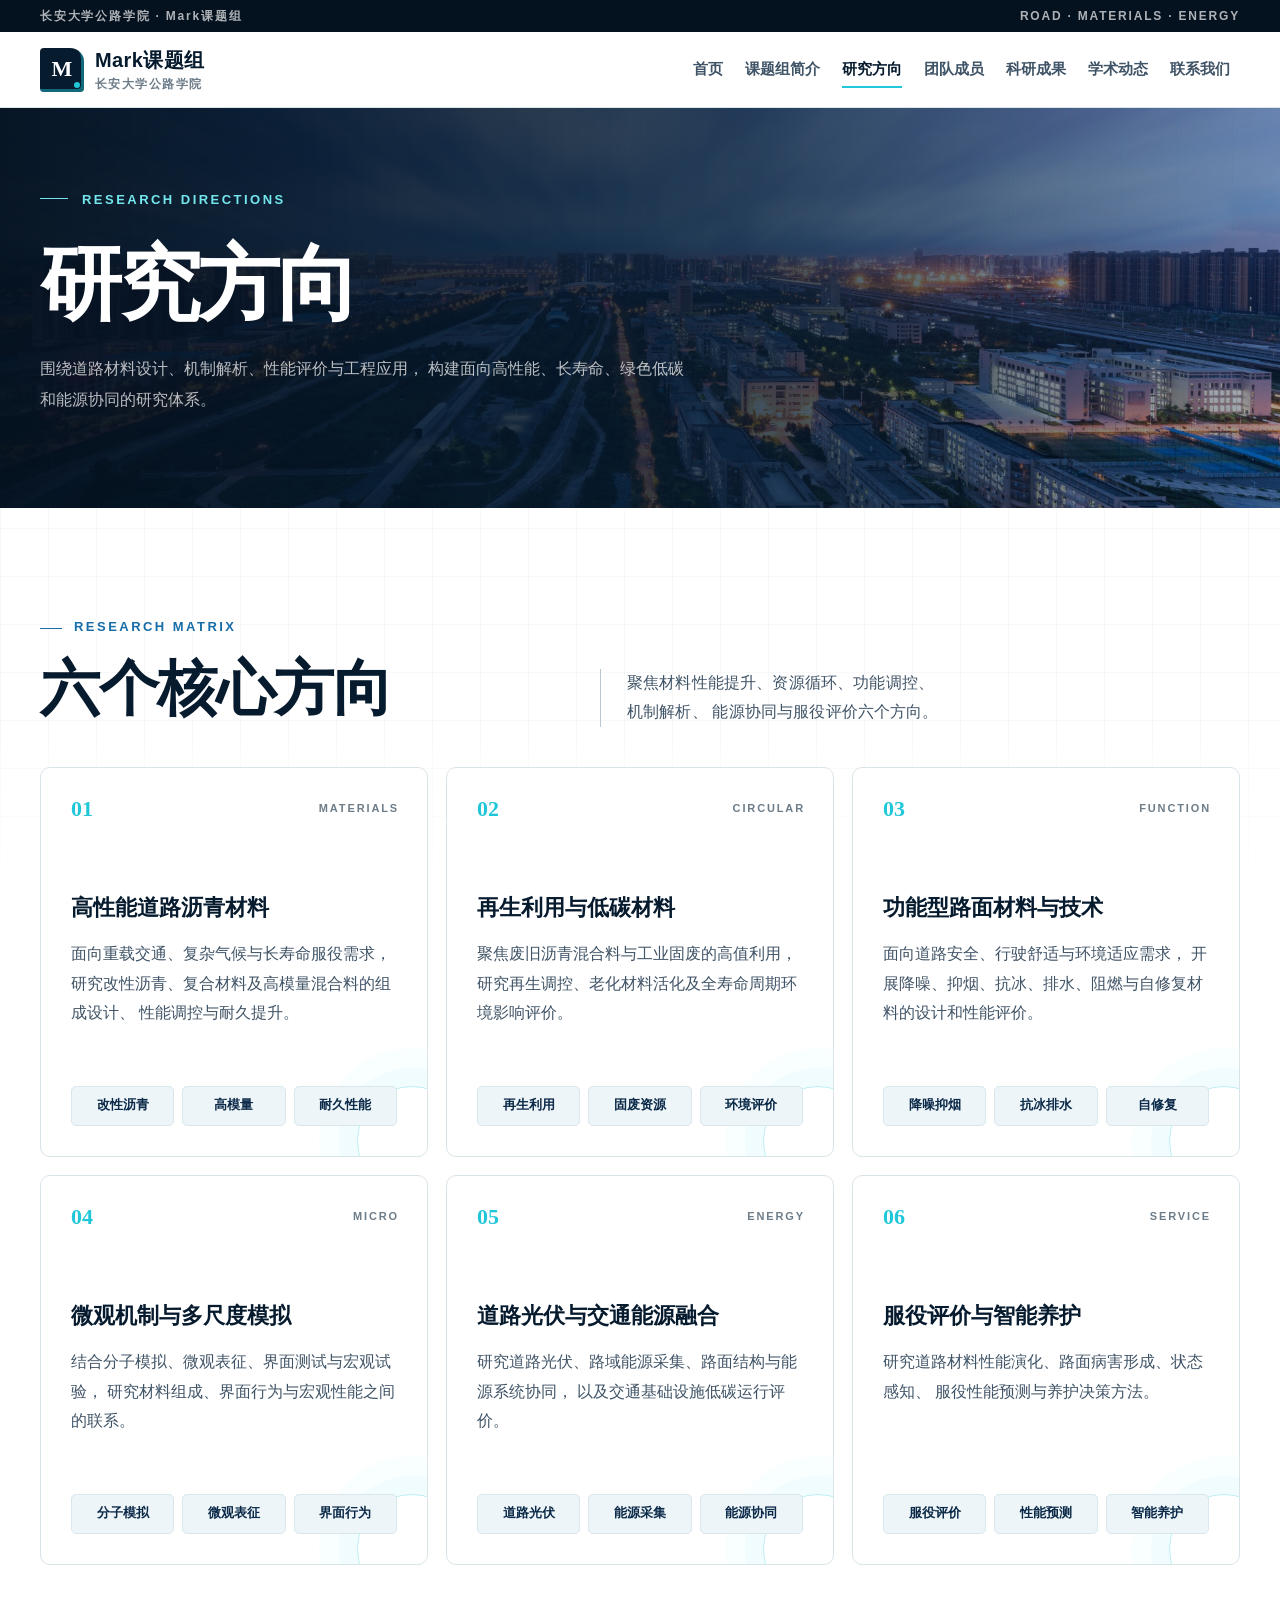
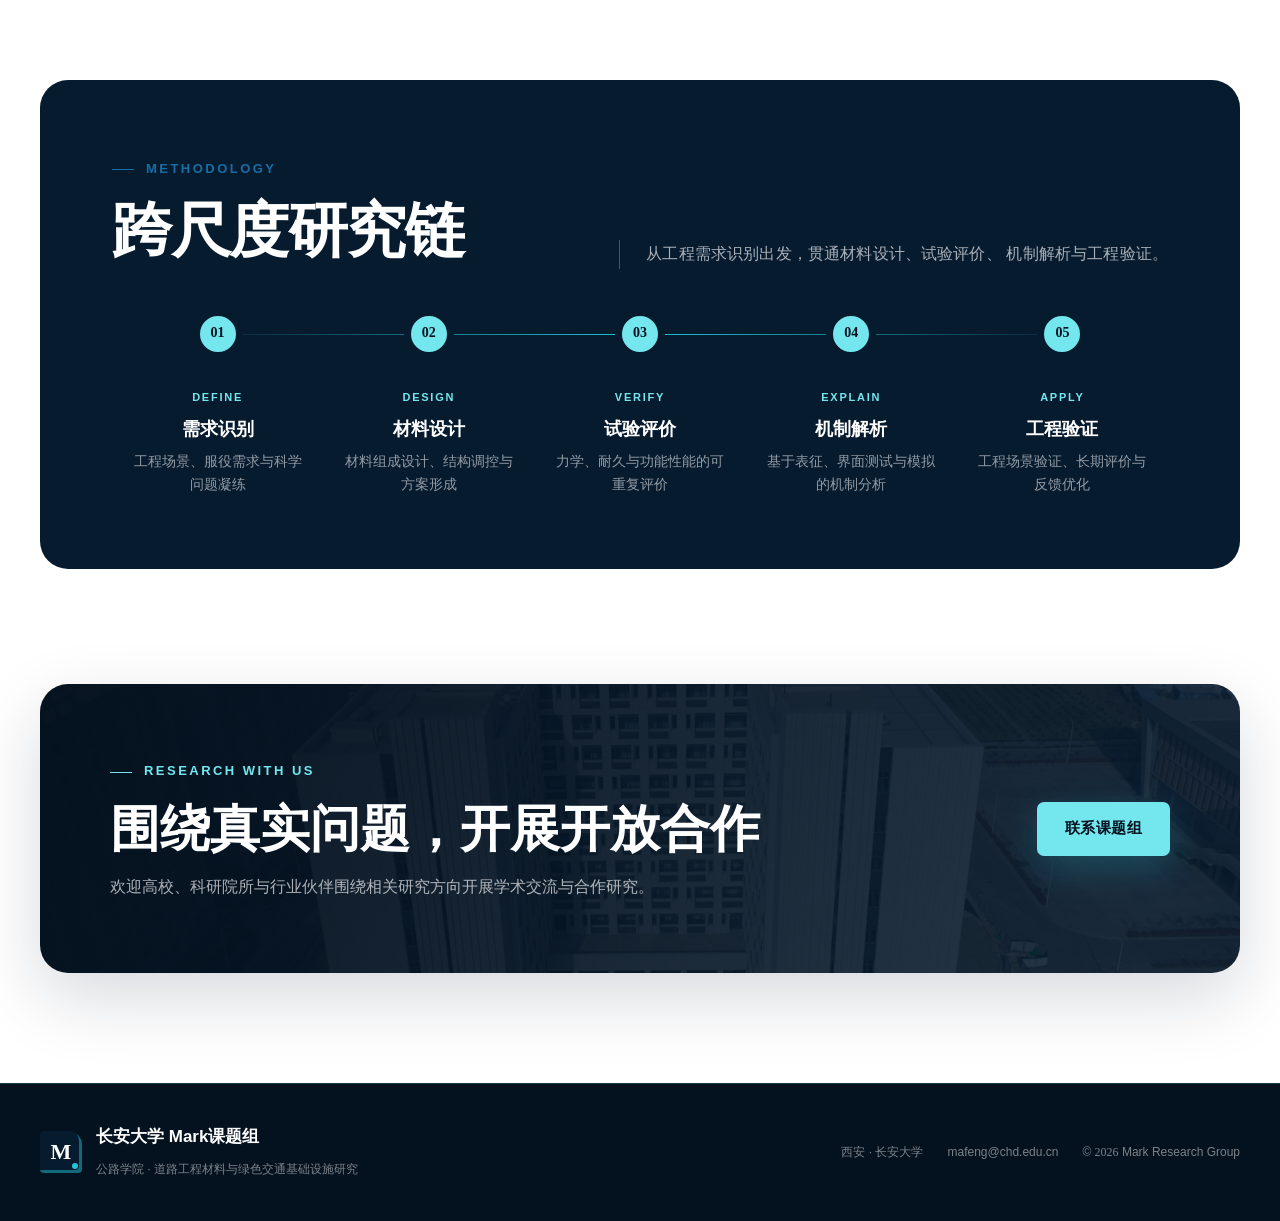
<file: research.html>
<!DOCTYPE html>
<html lang="zh-CN">

<head>
    <meta charset="UTF-8">
    <meta name="viewport" content="width=device-width, initial-scale=1.0">

    <meta
        name="description"
        content="长安大学公路学院 Mark课题组的六个核心研究方向与跨尺度研究方法体系。"
    >

    <meta name="theme-color" content="#071b2f">

    <title>研究方向 - 长安大学 Mark课题组</title>

    <link rel="stylesheet" href="CSS/style.css">
    <script src="JS/main.js" defer></script>
</head>

<body class="research-page">

<a class="skip-link" href="#main-content">跳至主要内容</a>

<div class="site-topbar">
    <span>长安大学公路学院 · Mark课题组</span>
    <span>ROAD · MATERIALS · ENERGY</span>
</div>

<nav class="navbar" aria-label="主导航">

    <a class="logo" href="index.html">
        <span class="logo-mark">M</span>

        <span class="logo-text">
            <strong>Mark课题组</strong>
            <span>长安大学公路学院</span>
        </span>
    </a>

    <button
        class="nav-toggle"
        type="button"
        aria-expanded="false"
        aria-controls="primary-navigation"
        aria-label="打开或关闭主导航"
    >
        <span class="nav-toggle-label">菜单</span>
        <span class="nav-toggle-icon" aria-hidden="true"></span>
    </button>

    <ul id="primary-navigation">
        <li><a href="index.html">首页</a></li>
        <li><a href="about.html">课题组简介</a></li>
        <li><a class="active" aria-current="page" href="research.html">研究方向</a></li>
        <li><a href="members.html">团队成员</a></li>
        <li><a href="publications.html">科研成果</a></li>
        <li><a href="news.html">学术动态</a></li>
        <li><a href="join.html">联系我们</a></li>
    </ul>

</nav>

<main id="main-content">

    <!-- 页面标题 -->
    <header class="page-header research-header">

        <div>
            <span class="hero-kicker">RESEARCH DIRECTIONS</span>

            <h1>研究方向</h1>

            <p>
                围绕道路材料设计、机制解析、性能评价与工程应用，
                构建面向高性能、长寿命、绿色低碳和能源协同的研究体系。
            </p>
        </div>

    </header>

    <!-- 六个研究方向 -->
    <section class="section research-directions-section">

        <div class="section-heading research-directions-heading">

            <div>
                <span class="eyebrow">Research Matrix</span>
                <h2>六个核心方向</h2>
            </div>

            <p>
                聚焦材料性能提升、资源循环、功能调控、机制解析、
                能源协同与服役评价六个方向。
            </p>

        </div>

        <div class="research-grid detail-research-grid">

            <!-- 01 -->
            <article class="research-card">

                <span class="index">01</span>
                <span class="card-code">MATERIALS</span>

                <h3>高性能道路沥青材料</h3>

                <p>
                    面向重载交通、复杂气候与长寿命服役需求，
                    研究改性沥青、复合材料及高模量混合料的组成设计、
                    性能调控与耐久提升。
                </p>

                <div class="tag-list">
                    <span>改性沥青</span>
                    <span>高模量</span>
                    <span>耐久性能</span>
                </div>

            </article>

            <!-- 02 -->
            <article class="research-card">

                <span class="index">02</span>
                <span class="card-code">CIRCULAR</span>

                <h3>再生利用与低碳材料</h3>

                <p>
                    聚焦废旧沥青混合料与工业固废的高值利用，
                    研究再生调控、老化材料活化及全寿命周期环境影响评价。
                </p>

                <div class="tag-list">
                    <span>再生利用</span>
                    <span>固废资源</span>
                    <span>环境评价</span>
                </div>

            </article>

            <!-- 03 -->
            <article class="research-card">

                <span class="index">03</span>
                <span class="card-code">FUNCTION</span>

                <h3>功能型路面材料与技术</h3>

                <p>
                    面向道路安全、行驶舒适与环境适应需求，
                    开展降噪、抑烟、抗冰、排水、阻燃与自修复材料的设计和性能评价。
                </p>

                <div class="tag-list">
                    <span>降噪抑烟</span>
                    <span>抗冰排水</span>
                    <span>自修复</span>
                </div>

            </article>

            <!-- 04 -->
            <article class="research-card">

                <span class="index">04</span>
                <span class="card-code">MICRO</span>

                <h3>微观机制与多尺度模拟</h3>

                <p>
                    结合分子模拟、微观表征、界面测试与宏观试验，
                    研究材料组成、界面行为与宏观性能之间的联系。
                </p>

                <div class="tag-list">
                    <span>分子模拟</span>
                    <span>微观表征</span>
                    <span>界面行为</span>
                </div>

            </article>

            <!-- 05 -->
            <article class="research-card">

                <span class="index">05</span>
                <span class="card-code">ENERGY</span>

                <h3>道路光伏与交通能源融合</h3>

                <p>
                    研究道路光伏、路域能源采集、路面结构与能源系统协同，
                    以及交通基础设施低碳运行评价。
                </p>

                <div class="tag-list">
                    <span>道路光伏</span>
                    <span>能源采集</span>
                    <span>能源协同</span>
                </div>

            </article>

            <!-- 06 -->
            <article class="research-card">

                <span class="index">06</span>
                <span class="card-code">SERVICE</span>

                <h3>服役评价与智能养护</h3>

                <p>
                    研究道路材料性能演化、路面病害形成、状态感知、
                    服役性能预测与养护决策方法。
                </p>

                <div class="tag-list">
                    <span>服役评价</span>
                    <span>性能预测</span>
                    <span>智能养护</span>
                </div>

            </article>

        </div>

    </section>

    <!-- 跨尺度研究链 -->
    <section class="section method-section">

        <div class="section-heading methodology-heading">

            <div>
                <span class="eyebrow">Methodology</span>
                <h2>跨尺度研究链</h2>
            </div>

            <p>
                从工程需求识别出发，贯通材料设计、试验评价、
                机制解析与工程验证。
            </p>

        </div>

        <div class="method-track">

            <article>
                <span>01</span>

                <div>
                    <small>DEFINE</small>
                    <h3>需求识别</h3>
                    <p>工程场景、服役需求与科学问题凝练</p>
                </div>
            </article>

            <article>
                <span>02</span>

                <div>
                    <small>DESIGN</small>
                    <h3>材料设计</h3>
                    <p>材料组成设计、结构调控与方案形成</p>
                </div>
            </article>

            <article>
                <span>03</span>

                <div>
                    <small>VERIFY</small>
                    <h3>试验评价</h3>
                    <p>力学、耐久与功能性能的可重复评价</p>
                </div>
            </article>

            <article>
                <span>04</span>

                <div>
                    <small>EXPLAIN</small>
                    <h3>机制解析</h3>
                    <p>基于表征、界面测试与模拟的机制分析</p>
                </div>
            </article>

            <article>
                <span>05</span>

                <div>
                    <small>APPLY</small>
                    <h3>工程验证</h3>
                    <p>工程场景验证、长期评价与反馈优化</p>
                </div>
            </article>

        </div>

    </section>

    <!-- 联系课题组 -->
    <section class="cta-section">

        <div>
            <span class="eyebrow light">Research With Us</span>

            <h2>围绕真实问题，开展开放合作</h2>

            <p>
                欢迎高校、科研院所与行业伙伴围绕相关研究方向开展学术交流与合作研究。
            </p>
        </div>

        <a class="btn btn-primary" href="contact.html">联系课题组</a>

    </section>

</main>

<footer class="footer">

    <div class="footer-inner">

        <div class="footer-brand">

            <span class="logo-mark small">M</span>

            <div>
                <strong>长安大学 Mark课题组</strong>
                <span>公路学院 · 道路工程材料与绿色交通基础设施研究</span>
            </div>

        </div>

        <div class="footer-meta">
            <span>西安 · 长安大学</span>
            <span>mafeng@chd.edu.cn</span>
            <span>© <b data-current-year>2026</b> Mark Research Group</span>
        </div>

    </div>

</footer>

<button
    class="back-to-top"
    type="button"
    aria-label="返回页面顶部"
>
    <svg
        class="back-top-icon"
        viewBox="0 0 24 24"
        aria-hidden="true"
    >
        <path d="M7 14l5-5 5 5"></path>
    </svg>
</button>

</body>
</html>
</file>
<file: CSS/style.css>
:root {
    --navy-950: #04111f;
    --navy-900: #071b2f;
    --navy-800: #0b2948;
    --navy-700: #123e67;
    --blue-600: #176da7;
    --cyan-500: #20c7d9;
    --cyan-300: #74e7ee;
    --amber-500: #e9ad55;
    --ink-900: #102235;
    --ink-700: #405467;
    --ink-500: #6c7c89;
    --surface: #ffffff;
    --surface-soft: #f3f7f9;
    --surface-blue: #edf5f8;
    --line: #d9e3e8;
    --line-strong: #b8c8d1;
    --container: 1200px;
    --shadow-sm: 0 12px 35px rgba(7, 27, 47, .08);
    --shadow-md: 0 25px 70px rgba(7, 27, 47, .16);
    --radius-sm: 10px;
    --radius-md: 18px;
    --radius-lg: 28px;
}

*, *::before, *::after { box-sizing: border-box; }
html { scroll-behavior: smooth; scroll-padding-top: 105px; }
body { margin: 0; color: var(--ink-900); background: var(--surface); font-family: "Inter", "PingFang SC", "Microsoft YaHei", Arial, sans-serif; line-height: 1.75; -webkit-font-smoothing: antialiased; }
body::before { content: ""; position: fixed; z-index: -1; inset: 0; background-image: linear-gradient(rgba(7, 27, 47, .026) 1px, transparent 1px), linear-gradient(90deg, rgba(7, 27, 47, .026) 1px, transparent 1px); background-size: 48px 48px; mask-image: linear-gradient(to bottom, transparent, #000 18%, #000 82%, transparent); }
body.nav-open { overflow: hidden; }
a { color: inherit; text-decoration: none; }
img { max-width: 100%; display: block; }
button, input, textarea, select { font: inherit; }
p { margin: 0 0 18px; color: var(--ink-700); }
h1, h2, h3, h4 { margin: 0; line-height: 1.25; }
code { padding: 2px 7px; color: var(--navy-800); background: #e6eff3; border-radius: 5px; font-family: Consolas, monospace; font-size: .9em; }

.skip-link { position: fixed; z-index: 9999; top: 10px; left: 10px; padding: 10px 16px; color: #fff; background: var(--navy-900); border-radius: 6px; transform: translateY(-150%); }
.skip-link:focus { transform: translateY(0); }
.site-topbar { min-height: 32px; padding: 0 max(24px, calc((100vw - var(--container)) / 2)); display: flex; align-items: center; justify-content: space-between; gap: 20px; color: rgba(255,255,255,.68); background: var(--navy-950); font-size: 10px; font-weight: 700; letter-spacing: .15em; }
.navbar { position: sticky; z-index: 1000; top: 0; min-height: 76px; padding: 10px max(24px, calc((100vw - var(--container)) / 2)); display: flex; align-items: center; justify-content: space-between; gap: 28px; background: rgba(255,255,255,.95); border-bottom: 1px solid rgba(217,227,232,.9); backdrop-filter: blur(16px); transition: box-shadow .25s ease, min-height .25s ease; }
.navbar.scrolled { min-height: 66px; box-shadow: 0 10px 35px rgba(7,27,47,.1); }
.logo { flex: 0 0 auto; display: inline-flex; align-items: center; gap: 11px; }
.logo-mark { position: relative; width: 44px; height: 44px; display: grid; place-items: center; color: #fff; background: var(--navy-900); border-radius: 4px 14px 4px 4px; font-family: Georgia, serif; font-size: 22px; font-weight: 700; box-shadow: inset -3px -3px 0 rgba(32,199,217,.45); }
.logo-mark::after { content: ""; position: absolute; right: 4px; bottom: 4px; width: 6px; height: 6px; background: var(--cyan-500); border-radius: 50%; }
.logo-mark.small { width: 42px; height: 42px; flex: 0 0 42px; }
.logo-text { display: grid; line-height: 1.25; }
.logo-text strong { color: var(--navy-900); font-size: 17px; letter-spacing: .02em; }
.logo-text span { margin-top: 4px; color: var(--ink-500); font-size: 10px; font-weight: 700; letter-spacing: .12em; }
.navbar ul { margin: 0; padding: 0; display: flex; align-items: center; gap: 2px; list-style: none; }
.navbar ul a { position: relative; min-height: 42px; padding: 0 10px; display: inline-flex; align-items: center; color: var(--ink-700); font-size: 13px; font-weight: 700; white-space: nowrap; transition: color .2s ease; }
.navbar ul a::after { content: ""; position: absolute; right: 10px; bottom: 3px; left: 10px; height: 2px; background: var(--cyan-500); transform: scaleX(0); transform-origin: right; transition: transform .25s ease; }
.navbar ul a:hover, .navbar ul a.active { color: var(--navy-900); }
.navbar ul a:hover::after, .navbar ul a.active::after { transform: scaleX(1); transform-origin: left; }
.nav-toggle { width: 44px; height: 44px; padding: 0; display: none; align-items: center; justify-content: center; color: var(--navy-900); background: transparent; border: 1px solid var(--line); border-radius: 8px; cursor: pointer; }
.nav-toggle-icon, .nav-toggle-icon::before, .nav-toggle-icon::after { width: 20px; height: 2px; display: block; background: currentColor; transition: transform .2s ease; }
.nav-toggle-icon { position: relative; }
.nav-toggle-icon::before, .nav-toggle-icon::after { content: ""; position: absolute; left: 0; }
.nav-toggle-icon::before { top: -6px; } .nav-toggle-icon::after { top: 6px; }
.nav-toggle[aria-expanded="true"] .nav-toggle-icon { background: transparent; }
.nav-toggle[aria-expanded="true"] .nav-toggle-icon::before { top: 0; transform: rotate(45deg); }
.nav-toggle[aria-expanded="true"] .nav-toggle-icon::after { top: 0; transform: rotate(-45deg); }

.hero { position: relative; min-height: calc(100vh - 108px); padding: clamp(80px, 11vw, 145px) max(24px, calc((100vw - var(--container)) / 2)) 50px; display: flex; align-items: center; color: #fff; background: linear-gradient(90deg, rgba(4,17,31,.97) 0%, rgba(7,27,47,.88) 49%, rgba(7,27,47,.26) 100%), url("../images/campus/campus-hero.jpg") center/cover; overflow: hidden; }
.hero::before { content: ""; position: absolute; inset: 0; background: radial-gradient(circle at 17% 24%, rgba(32,199,217,.18), transparent 26%), linear-gradient(135deg, transparent 63%, rgba(32,199,217,.1)); }
.hero::after { content: ""; position: absolute; top: 0; bottom: 0; left: calc(50% + 120px); width: 1px; background: linear-gradient(transparent, rgba(116,231,238,.7), transparent); transform: skew(-14deg); }
.hero-grid { position: absolute; inset: 0; opacity: .24; background-image: linear-gradient(rgba(255,255,255,.12) 1px, transparent 1px), linear-gradient(90deg, rgba(255,255,255,.12) 1px, transparent 1px); background-size: 72px 72px; mask-image: linear-gradient(90deg, #000, transparent 70%); }
.hero-content { position: relative; z-index: 2; max-width: 760px; }
.hero-kicker, .eyebrow, .micro-label { display: inline-block; color: var(--cyan-500); font-size: 11px; font-weight: 800; letter-spacing: .19em; text-transform: uppercase; }
.hero-kicker { margin-bottom: 22px; padding-left: 42px; color: var(--cyan-300); }
.hero-kicker::before { content: ""; width: 28px; height: 1px; position: absolute; margin: 9px 0 0 -42px; background: currentColor; }
.hero h1 { max-width: 750px; color: #fff; font-family: Georgia, "Noto Serif SC", "Songti SC", serif; font-size: clamp(46px, 7.5vw, 92px); font-weight: 600; letter-spacing: -.045em; line-height: 1.07; }
.hero h1 em, .join-hero h1 em { color: var(--cyan-300); font-style: normal; }
.hero-content > p { max-width: 670px; margin: 28px 0 32px; color: rgba(255,255,255,.76); font-size: clamp(16px, 2vw, 19px); line-height: 1.9; }
.hero-actions { display: flex; flex-wrap: wrap; gap: 12px; }
.btn { min-height: 48px; padding: 0 23px; display: inline-flex; align-items: center; justify-content: center; gap: 14px; border: 1px solid transparent; border-radius: 7px; font-size: 13px; font-weight: 800; letter-spacing: .03em; transition: transform .2s ease, color .2s ease, background .2s ease, box-shadow .2s ease; }
.btn:hover { transform: translateY(-2px); }
.btn-primary { color: var(--navy-950); background: var(--cyan-300); box-shadow: 0 12px 35px rgba(32,199,217,.22); }
.btn-primary:hover { background: #a0f4f7; }
.btn-ghost { color: #fff; border-color: rgba(255,255,255,.4); background: rgba(255,255,255,.04); }
.btn-ghost:hover { background: rgba(255,255,255,.12); }
.btn-dark { color: #fff; background: var(--navy-900); }
.hero-index { position: absolute; z-index: 2; right: max(24px, calc((100vw - var(--container)) / 2)); bottom: 38px; width: min(650px, 55vw); display: grid; grid-template-columns: repeat(4, 1fr); border-top: 1px solid rgba(255,255,255,.28); }
.hero-index > div { position: relative; padding: 17px 13px 0; display: grid; border-left: 1px solid rgba(255,255,255,.18); }
.hero-index > div::before { content: ""; position: absolute; top: -2px; left: -1px; width: 16px; height: 3px; background: var(--cyan-500); }
.hero-index span { color: var(--cyan-300); font-size: 10px; font-weight: 800; }
.hero-index strong { margin: 5px 0 2px; color: #fff; font-size: 13px; }
.hero-index small { color: rgba(255,255,255,.55); font-size: 9px; letter-spacing: .1em; text-transform: uppercase; }
.scroll-cue { position: absolute; z-index: 2; bottom: 38px; left: max(24px, calc((100vw - var(--container)) / 2)); color: rgba(255,255,255,.65); font-size: 10px; font-weight: 800; letter-spacing: .14em; }
.scroll-cue span { margin-left: 10px; color: var(--cyan-300); }

.section { width: min(var(--container), calc(100% - 48px)); margin: clamp(76px, 9vw, 120px) auto; }
.section-heading { margin-bottom: 40px; display: grid; grid-template-columns: minmax(0, 1fr) minmax(300px, 480px); align-items: end; gap: 48px; }
.section-heading.compact { margin-bottom: 28px; }
.section-heading h2, .story-copy h2 { margin-top: 10px; color: var(--navy-900); font-family: Georgia, "Noto Serif SC", "Songti SC", serif; font-size: clamp(32px, 4.5vw, 52px); font-weight: 600; letter-spacing: -.025em; }
.section-heading.compact h2 { font-size: clamp(28px, 3.5vw, 40px); }
.section-heading > p { margin: 0; padding-left: 28px; border-left: 1px solid var(--line-strong); font-size: 15px; }
.eyebrow { position: relative; padding-left: 34px; color: var(--blue-600); }
.eyebrow::before { content: ""; position: absolute; top: 50%; left: 0; width: 22px; height: 1px; background: currentColor; }
.eyebrow.light { color: var(--cyan-300); }
.story-grid { display: grid; grid-template-columns: 1.25fr .75fr; gap: clamp(35px, 6vw, 76px); align-items: center; }
.story-grid-reverse { grid-template-columns: .82fr 1.18fr; }
.media-frame { position: relative; margin: 0; overflow: hidden; border-radius: var(--radius-md); box-shadow: var(--shadow-md); }
.media-frame::before { content: ""; position: absolute; z-index: 2; top: 18px; right: 18px; width: 52px; height: 52px; border-top: 1px solid var(--cyan-300); border-right: 1px solid var(--cyan-300); }
.story-image img { width: 100%; min-height: 440px; height: 100%; object-fit: cover; }
.story-image figcaption { position: absolute; z-index: 3; right: 0; bottom: 0; left: 0; padding: 20px 24px; display: flex; justify-content: space-between; color: rgba(255,255,255,.85); background: linear-gradient(transparent, rgba(4,17,31,.95)); font-size: 11px; font-weight: 700; letter-spacing: .08em; }
.story-image figcaption span { color: var(--cyan-300); }
.story-copy h3 { margin: 12px 0 22px; color: var(--navy-900); font-family: Georgia, "Noto Serif SC", "Songti SC", serif; font-size: clamp(28px, 3.5vw, 42px); font-weight: 600; }
.story-copy > p { font-size: 15px; }
.text-link { display: inline-flex; gap: 12px; color: var(--navy-800); border-bottom: 1px solid var(--cyan-500); font-size: 13px; font-weight: 800; }
.quote-line { margin: 28px 0; padding: 18px 22px; color: var(--navy-800); background: var(--surface-blue); border-left: 3px solid var(--cyan-500); font-family: Georgia, "Noto Serif SC", serif; font-size: 18px; }

.research-showcase { padding: clamp(45px, 6vw, 76px); background: var(--surface-soft); border-radius: var(--radius-lg); }
.research-grid { display: grid; grid-template-columns: repeat(3, minmax(0, 1fr)); gap: 16px; }
.research-card { position: relative; min-height: 295px; padding: 30px; overflow: hidden; background: #fff; border: 1px solid var(--line); border-radius: var(--radius-sm); transition: transform .25s ease, border-color .25s ease, box-shadow .25s ease; }
.research-card::after { content: ""; position: absolute; right: -40px; bottom: -40px; width: 110px; height: 110px; border: 1px solid rgba(32,199,217,.3); border-radius: 50%; box-shadow: 0 0 0 18px rgba(32,199,217,.04), 0 0 0 38px rgba(32,199,217,.025); }
.research-card:hover { z-index: 2; transform: translateY(-6px); border-color: var(--cyan-500); box-shadow: var(--shadow-sm); }
.research-card .index { color: var(--cyan-500); font-family: Georgia, serif; font-size: 17px; font-weight: 700; }
.card-code { position: absolute; top: 31px; right: 28px; color: var(--ink-500); font-size: 9px; font-weight: 800; letter-spacing: .17em; }
.research-card h3 { margin: 44px 0 14px; color: var(--navy-900); font-size: 20px; }
.research-card p { position: relative; z-index: 1; font-size: 14px; line-height: 1.8; }
.research-card.featured-card { color: #fff; background: var(--navy-900); border-color: var(--navy-900); }
.research-card.featured-card h3, .research-card.featured-card .card-code { color: #fff; }
.research-card.featured-card p { color: rgba(255,255,255,.68); }
.tag-list { position: relative; z-index: 2; display: flex; flex-wrap: wrap; gap: 7px; }
.tag-list span { padding: 4px 9px; color: var(--navy-800); background: var(--surface-blue); border: 1px solid #d7e7ec; border-radius: 4px; font-size: 10px; font-weight: 700; }
.featured-card .tag-list span { color: var(--cyan-300); background: rgba(32,199,217,.08); border-color: rgba(116,231,238,.23); }
.section-action { margin-top: 30px; display: flex; justify-content: flex-end; }
.detail-research-grid .research-card { min-height: 335px; }

.visual-statement { position: relative; min-height: 430px; padding: clamp(48px, 7vw, 82px); display: flex; align-items: center; color: #fff; background: linear-gradient(100deg, rgba(4,17,31,.97), rgba(7,27,47,.82)), url("../images/campus/campus-night.jpg") center/cover; border-radius: var(--radius-lg); overflow: hidden; }
.visual-statement::before { content: ""; position: absolute; inset: 0; background-image: linear-gradient(rgba(116,231,238,.08) 1px, transparent 1px), linear-gradient(90deg, rgba(116,231,238,.08) 1px, transparent 1px); background-size: 54px 54px; }
.visual-copy { position: relative; z-index: 2; }
.visual-copy h2 { margin: 14px 0 18px; color: #fff; font-family: Georgia, "Noto Serif SC", serif; font-size: clamp(40px, 6vw, 68px); font-weight: 600; line-height: 1.15; }
.visual-copy p { color: rgba(255,255,255,.68); letter-spacing: .06em; }
.visual-orbit { position: absolute; right: 2%; width: 420px; height: 420px; border: 1px solid rgba(116,231,238,.3); border-radius: 50%; }
.visual-orbit::before, .visual-orbit::after { content: ""; position: absolute; border: 1px solid rgba(116,231,238,.18); border-radius: 50%; }
.visual-orbit::before { inset: 58px; } .visual-orbit::after { inset: 135px; background: rgba(32,199,217,.09); box-shadow: 0 0 70px rgba(32,199,217,.15); }
.visual-orbit span { position: absolute; color: var(--cyan-300); font-size: 9px; font-weight: 800; letter-spacing: .16em; }
.visual-orbit span:nth-child(1) { top: 25px; left: 183px; }.visual-orbit span:nth-child(2) { top: 195px; right: -18px; }.visual-orbit span:nth-child(3) { bottom: 25px; left: 180px; }.visual-orbit span:nth-child(4) { top: 195px; left: -18px; }
.campus-grid { display: grid; grid-template-columns: 1.35fr .65fr; grid-template-rows: 230px 230px; gap: 14px; }
.campus-photo { position: relative; margin: 0; overflow: hidden; border-radius: var(--radius-sm); }
.campus-photo.campus-large { grid-row: span 2; }
.campus-photo img { width: 100%; height: 100%; object-fit: cover; transition: transform .6s ease; }
.campus-photo:hover img { transform: scale(1.035); }
.campus-photo figcaption { position: absolute; right: 16px; bottom: 14px; padding: 6px 10px; color: #fff; background: rgba(4,17,31,.72); border-left: 2px solid var(--cyan-500); font-size: 10px; font-weight: 700; backdrop-filter: blur(8px); }

.page-header { position: relative; min-height: 390px; padding: 75px max(24px, calc((100vw - var(--container)) / 2)); display: flex; align-items: center; color: #fff; background-color: var(--navy-900); background-size: cover; background-position: center; overflow: hidden; }
.page-header::before { content: ""; position: absolute; inset: 0; background: linear-gradient(90deg, rgba(4,17,31,.97), rgba(7,27,47,.78) 58%, rgba(7,27,47,.34)), linear-gradient(rgba(32,199,217,.06) 1px, transparent 1px), linear-gradient(90deg, rgba(32,199,217,.06) 1px, transparent 1px); background-size: auto, 56px 56px, 56px 56px; }
.page-header > div { position: relative; z-index: 2; max-width: 760px; }
.page-header h1 { color: #fff; font-family: Georgia, "Noto Serif SC", serif; font-size: clamp(46px, 6vw, 72px); font-weight: 600; letter-spacing: -.035em; }
.page-header p { max-width: 650px; margin-top: 18px; color: rgba(255,255,255,.72); font-size: 17px; }
.about-header { background-image: url("../images/campus/campus-library.jpg"); }
.research-header { background-image: url("../images/campus/campus-night.jpg"); }
.members-header { background-image: url("../images/campus/campus-members.jpg"); background-position: center 43%; }
.publications-header { background-image: url("../images/campus/campus-hero.jpg"); }
.news-header { background-image: url("../images/campus/campus-road.jpg"); }
.contact-header { background-image: url("../images/campus/campus-gate.jpg"); }

.process-grid, .feature-grid, .activity-grid { display: grid; grid-template-columns: repeat(4, minmax(0, 1fr)); gap: 16px; }
.process-grid article, .feature-card, .activity-grid article { position: relative; min-height: 220px; padding: 28px; background: #fff; border: 1px solid var(--line); border-radius: var(--radius-sm); overflow: hidden; }
.process-grid article::after { content: ""; position: absolute; top: 0; left: 0; width: 0; height: 3px; background: var(--cyan-500); transition: width .25s ease; }
.process-grid article:hover::after { width: 100%; }
.process-grid article > span, .activity-grid article > span { color: var(--cyan-500); font-family: Georgia, serif; font-size: 20px; }
.process-grid h3, .feature-card h3, .activity-grid h3 { margin: 34px 0 10px; color: var(--navy-900); font-size: 19px; }
.process-grid p, .feature-card p, .activity-grid p { margin: 0; font-size: 13px; }
.feature-card { min-height: 245px; background: var(--surface-soft); }
.feature-card::before { content: ""; position: absolute; right: -28px; bottom: -28px; width: 95px; height: 95px; border: 1px solid rgba(32,199,217,.3); transform: rotate(45deg); }
.feature-code { color: var(--blue-600); font-size: 9px; font-weight: 800; letter-spacing: .15em; }

.method-section { padding: clamp(42px, 6vw, 70px); background: var(--navy-900); border-radius: var(--radius-lg); }
.method-section .section-heading h2, .method-section .section-heading > p { color: #fff; }
.method-section .section-heading > p { color: rgba(255,255,255,.65); border-left-color: rgba(255,255,255,.25); }
.method-track { position: relative; display: grid; grid-template-columns: repeat(5, minmax(0, 1fr)); }
.method-track::before { content: ""; position: absolute; top: 25px; right: 8%; left: 8%; height: 1px; background: linear-gradient(90deg, transparent, var(--cyan-500), transparent); }
.method-track article { position: relative; padding: 0 16px; text-align: center; }
.method-track article > span { position: relative; z-index: 2; width: 50px; height: 50px; margin: 0 auto 21px; display: grid; place-items: center; color: var(--navy-950); background: var(--cyan-300); border: 7px solid var(--navy-900); border-radius: 50%; font-size: 10px; font-weight: 800; }
.method-track small { color: var(--cyan-300); font-size: 9px; font-weight: 800; letter-spacing: .16em; }
.method-track h3 { margin: 6px 0 8px; color: #fff; font-size: 16px; }
.method-track p { margin: 0; color: rgba(255,255,255,.56); font-size: 12px; line-height: 1.65; }

.split-page { width: min(var(--container), calc(100% - 48px)); margin: 80px auto; display: grid; grid-template-columns: 205px minmax(0, 1fr); gap: 52px; align-items: start; }
.side-nav { position: sticky; top: 92px; }
.side-nav-box { padding: 20px; background: var(--surface-soft); border: 1px solid var(--line); border-radius: var(--radius-sm); }
.side-nav-box h3 { margin: 0 0 13px; color: var(--navy-900); font-size: 13px; }
.side-nav-box a { position: relative; min-height: 40px; padding: 8px 11px; display: flex; align-items: center; color: var(--ink-500); border-left: 2px solid transparent; font-size: 12px; font-weight: 700; transition: color .2s, background .2s; }
.side-nav-box a:hover, .side-nav-box a.is-current { color: var(--navy-900); background: #fff; border-left-color: var(--cyan-500); }
.content-section { margin-bottom: 88px; scroll-margin-top: 105px; }
.member-grid { display: grid; grid-template-columns: repeat(2, minmax(0,1fr)); gap: 18px; }
.supervisor-grid { grid-template-columns: 1fr; }
.member-card { background: #fff; border: 1px solid var(--line); border-radius: var(--radius-md); box-shadow: var(--shadow-sm); }
.unified-member-card { min-height: 310px; padding: 26px; display: flex; gap: 28px; }
.member-photo-wrap { position: relative; width: 150px; aspect-ratio: 4/5; flex: 0 0 150px; overflow: hidden; background: var(--surface-blue); border-radius: var(--radius-sm); }
.member-photo-wrap::after { content: ""; position: absolute; inset: 0; border: 1px solid rgba(116,231,238,.38); border-radius: inherit; pointer-events: none; }
.member-photo { width: 100%; height: 100%; object-fit: cover; }
.member-photo-wrap.is-missing::before { content: "照片待补充"; position: absolute; inset: 0; display: grid; place-items: center; color: var(--ink-500); font-size: 11px; }
.member-photo-wrap.is-missing .member-photo { display: none; }
.member-detail { min-width: 0; }
.member-role, .achievement-type { padding: 4px 9px; display: inline-flex; color: var(--navy-800); background: #e4f7f8; border: 1px solid #c7ebed; border-radius: 4px; font-size: 10px; font-weight: 800; }
.member-detail h3 { margin: 13px 0 4px; color: var(--navy-900); font-family: Georgia, "Noto Serif SC", serif; font-size: 27px; }
.member-title { color: var(--blue-600); font-size: 12px; font-weight: 700; }
.member-detail p { font-size: 13px; }
.placeholder-panel { padding: 42px; background: repeating-linear-gradient(-45deg, #f7fafb, #f7fafb 10px, #f2f7f8 10px, #f2f7f8 20px); border: 1px dashed var(--line-strong); border-radius: var(--radius-md); text-align: center; }
.placeholder-panel.slim { padding: 32px; }
.placeholder-code { color: var(--blue-600); font-size: 9px; font-weight: 800; letter-spacing: .16em; }
.placeholder-panel h3 { margin: 9px 0; color: var(--navy-900); font-size: 21px; }
.placeholder-panel p { max-width: 650px; margin: 0 auto; font-size: 13px; }

.output-stats { display: grid; grid-template-columns: repeat(4, 1fr); border: 1px solid var(--line); border-radius: var(--radius-md); overflow: hidden; }
.output-stats article { min-height: 140px; padding: 25px; display: flex; flex-direction: column; justify-content: flex-end; background: #fff; border-right: 1px solid var(--line); }
.output-stats article:last-child { border-right: 0; }
.output-stats strong { color: var(--cyan-500); font-size: 11px; letter-spacing: .14em; }
.output-stats span { margin-top: 8px; color: var(--navy-900); font-size: 15px; font-weight: 700; }
.publications-layout { margin-top: 55px; }
.year-heading { margin-bottom: 24px; display: flex; align-items: baseline; justify-content: space-between; border-bottom: 1px solid var(--line); }
.year-heading span { color: var(--blue-600); font-size: 9px; font-weight: 800; letter-spacing: .16em; }
.year-heading h2 { color: var(--navy-900); font-family: Georgia, serif; font-size: 44px; font-weight: 500; }
.achievement-layout { display: grid; grid-template-columns: repeat(2, minmax(0,1fr)); gap: 16px; }
.achievement-block { min-height: 190px; padding: 26px; background: #fff; border: 1px solid var(--line); border-radius: var(--radius-sm); }
.achievement-block.placeholder { border-style: dashed; }
.achievement-block h3 { margin: 24px 0 10px; color: var(--navy-900); font-size: 19px; }
.achievement-block p { font-size: 13px; }

.featured-news { display: grid; grid-template-columns: 1.35fr .65fr; background: var(--navy-900); border-radius: var(--radius-lg); overflow: hidden; box-shadow: var(--shadow-md); }
.featured-news-image { min-height: 460px; margin: 0; }
.featured-news-image img { width: 100%; height: 100%; object-fit: cover; }
.featured-news-copy { padding: clamp(35px, 5vw, 62px); display: flex; flex-direction: column; justify-content: center; }
.featured-news-copy h2 { margin: 14px 0 18px; color: #fff; font-family: Georgia, "Noto Serif SC", serif; font-size: clamp(31px, 4vw, 44px); font-weight: 600; }
.featured-news-copy p { color: rgba(255,255,255,.67); font-size: 14px; }
.featured-news-copy .tag-list span { color: var(--cyan-300); background: rgba(32,199,217,.08); border-color: rgba(116,231,238,.23); }
.news-grid { display: grid; grid-template-columns: repeat(3, minmax(0,1fr)); gap: 16px; }
.news-card { min-height: 255px; padding: 28px; background: #fff; border: 1px solid var(--line); border-top: 3px solid var(--navy-800); border-radius: 0 0 var(--radius-sm) var(--radius-sm); }
.news-card.placeholder { border-top-color: var(--line-strong); border-style: dashed; }
.news-date { color: var(--blue-600); font-size: 9px; font-weight: 800; letter-spacing: .13em; }
.news-card h3 { margin: 26px 0 12px; color: var(--navy-900); font-size: 19px; }
.news-card p { font-size: 13px; }
.activity-grid { grid-template-columns: repeat(3, 1fr); }

.join-hero { min-height: 620px; padding: 85px max(24px, calc((100vw - var(--container)) / 2)); display: flex; align-items: center; color: #fff; background: linear-gradient(90deg, rgba(4,17,31,.97), rgba(7,27,47,.74) 58%, rgba(7,27,47,.3)), url("../images/campus/campus-join.jpg") center/cover; }
.join-hero-content { max-width: 790px; }
.join-hero h1 { color: #fff; font-family: Georgia, "Noto Serif SC", serif; font-size: clamp(46px, 6.3vw, 76px); font-weight: 600; letter-spacing: -.035em; }
.join-hero p { max-width: 650px; margin: 24px 0 30px; color: rgba(255,255,255,.74); font-size: 17px; }
.recruitment-grid { display: grid; grid-template-columns: repeat(3,1fr); gap: 16px; }
.recruitment-grid article { min-height: 390px; padding: 34px; color: var(--ink-900); background: #fff; border: 1px solid var(--line); border-radius: var(--radius-md); }
.recruitment-grid article.highlight { color: #fff; background: var(--navy-900); border-color: var(--navy-900); transform: translateY(-12px); box-shadow: var(--shadow-md); }
.recruitment-type { color: var(--cyan-500); font-size: 9px; font-weight: 800; letter-spacing: .16em; }
.recruitment-grid h3 { margin: 35px 0 14px; font-family: Georgia, "Noto Serif SC", serif; font-size: 28px; }
.recruitment-grid p { font-size: 14px; }
.recruitment-grid .highlight p { color: rgba(255,255,255,.67); }
.recruitment-grid ul { margin: 28px 0 0; padding: 20px 0 0; border-top: 1px solid var(--line); list-style: none; }
.recruitment-grid .highlight ul { border-top-color: rgba(255,255,255,.18); }
.recruitment-grid li { position: relative; margin: 10px 0; padding-left: 18px; color: var(--ink-700); font-size: 12px; }
.recruitment-grid .highlight li { color: rgba(255,255,255,.72); }
.recruitment-grid li::before { content: "+"; position: absolute; left: 0; color: var(--cyan-500); font-weight: 800; }
.growth-section { padding: clamp(42px, 6vw, 70px); color: #fff; background: var(--navy-900); border-radius: var(--radius-lg); }
.growth-section .section-heading h2 { color: #fff; }
.application-panel { width: min(var(--container), calc(100% - 48px)); margin: 100px auto; padding: clamp(38px, 6vw, 70px); display: grid; grid-template-columns: 1fr .75fr; gap: 60px; color: #fff; background: linear-gradient(120deg, var(--navy-900), var(--navy-800)); border-radius: var(--radius-lg); }
.application-panel h2 { margin: 12px 0 18px; color: #fff; font-family: Georgia, "Noto Serif SC", serif; font-size: clamp(31px,4vw,48px); }
.application-panel p { color: rgba(255,255,255,.66); }
.application-contact { padding-left: 42px; display: flex; flex-direction: column; justify-content: center; border-left: 1px solid rgba(255,255,255,.2); }
.application-contact small { color: var(--cyan-300); font-size: 9px; font-weight: 800; letter-spacing: .16em; }
.application-contact a { margin: 14px 0; color: #fff; font-family: Georgia, serif; font-size: clamp(22px,3vw,34px); border-bottom: 1px solid var(--cyan-500); }
.application-contact span { color: rgba(255,255,255,.58); font-size: 11px; }

.contact-main { display: grid; grid-template-columns: .9fr 1.1fr; gap: clamp(40px,7vw,90px); align-items: center; }
.contact-lead h2 { margin: 13px 0 22px; color: var(--navy-900); font-family: Georgia, "Noto Serif SC", serif; font-size: clamp(34px,4.5vw,54px); }
.contact-card { padding: 34px; background: var(--surface-soft); border: 1px solid var(--line); border-radius: var(--radius-md); }
.contact-list { display: grid; }
.contact-row { min-height: 72px; padding: 14px 0; display: grid; grid-template-columns: 90px 1fr; align-items: center; gap: 20px; border-bottom: 1px solid var(--line); }
.contact-row:last-child { border-bottom: 0; }
.contact-row > span { color: var(--ink-500); font-size: 11px; }
.contact-row strong { color: var(--navy-900); font-size: 14px; }
.contact-row a { color: var(--blue-600); border-bottom: 1px solid var(--cyan-500); }
.contact-visual { width: min(var(--container), calc(100% - 48px)); min-height: 360px; margin: 90px auto; padding: clamp(40px,6vw,70px); display: flex; align-items: flex-end; justify-content: space-between; gap: 30px; color: #fff; background: linear-gradient(90deg, rgba(4,17,31,.96), rgba(7,27,47,.52)), url("../images/campus/campus-night.jpg") center/cover; border-radius: var(--radius-lg); }
.contact-visual h2 { max-width: 760px; margin-top: 13px; color: #fff; font-family: Georgia, "Noto Serif SC", serif; font-size: clamp(34px,5vw,58px); }
.coordinate { color: var(--cyan-300); font-size: 10px; font-weight: 800; letter-spacing: .15em; white-space: nowrap; }

.cta-section { width: min(var(--container), calc(100% - 48px)); margin: clamp(75px,9vw,110px) auto; padding: clamp(40px,6vw,70px); display: flex; align-items: center; justify-content: space-between; gap: 45px; color: #fff; background: linear-gradient(115deg, rgba(4,17,31,.98), rgba(7,27,47,.84)), url("../images/campus/campus-join.jpg") center/cover; border-radius: var(--radius-lg); box-shadow: var(--shadow-md); }
.cta-section > div { max-width: 760px; }
.cta-section h2 { margin: 12px 0; color: #fff; font-family: Georgia, "Noto Serif SC", serif; font-size: clamp(30px,4.3vw,50px); font-weight: 600; }
.cta-section p { margin: 0; color: rgba(255,255,255,.67); }
.cta-section .btn { flex: 0 0 auto; }
.footer { padding: 38px max(24px, calc((100vw - var(--container)) / 2)); color: #fff; background: var(--navy-950); border-top: 1px solid rgba(116,231,238,.2); }
.footer-inner { display: flex; align-items: center; justify-content: space-between; gap: 35px; }
.footer-brand { display: flex; align-items: center; gap: 14px; }
.footer-brand strong { display: block; color: #fff; font-size: 15px; }
.footer-brand span:not(.logo-mark) { color: rgba(255,255,255,.48); font-size: 10px; }
.footer-meta { display: flex; gap: 24px; color: rgba(255,255,255,.48); font-size: 10px; }
.footer-meta b { color: inherit; font-weight: inherit; }
.back-to-top { position: fixed; z-index: 900; right: 22px; bottom: 22px; width: 42px; height: 42px; display: grid; place-items: center; color: #fff; background: var(--navy-900); border: 1px solid rgba(116,231,238,.4); border-radius: 50%; box-shadow: var(--shadow-sm); cursor: pointer; opacity: 0; pointer-events: none; transform: translateY(10px); transition: .2s ease; }
.back-to-top.is-visible { opacity: 1; pointer-events: auto; transform: translateY(0); }

.reveal-ready [data-reveal] { opacity: 0; transform: translateY(18px); transition: opacity .55s ease, transform .55s ease; }
.reveal-ready [data-reveal].is-revealed { opacity: 1; transform: translateY(0); }

@media (max-width: 1080px) {
    .navbar { flex-wrap: nowrap; }
    .nav-toggle { display: inline-flex; }
    .nav-toggle-label { position: absolute; width: 1px; height: 1px; overflow: hidden; clip: rect(0,0,0,0); }
    .navbar ul { position: absolute; top: 100%; right: 0; left: 0; max-height: 0; padding: 0 24px; display: grid; grid-template-columns: repeat(4,1fr); gap: 6px; overflow: hidden; visibility: hidden; background: rgba(255,255,255,.98); border-bottom: 1px solid transparent; box-shadow: var(--shadow-md); opacity: 0; transition: max-height .25s, padding .25s, opacity .2s, visibility .2s; }
    .navbar ul.is-open { max-height: 270px; padding-top: 14px; padding-bottom: 16px; visibility: visible; border-bottom-color: var(--line); opacity: 1; }
    .navbar ul a { justify-content: center; }
    .hero-index { width: min(650px, calc(100% - 48px)); }
    .scroll-cue { display: none; }
    .research-grid { grid-template-columns: repeat(2,1fr); }
    .process-grid, .feature-grid { grid-template-columns: repeat(2,1fr); }
    .visual-orbit { right: -120px; opacity: .7; }
    .split-page { grid-template-columns: 1fr; gap: 24px; }
    .side-nav { z-index: 10; top: 78px; overflow-x: auto; }
    .side-nav-box { padding: 8px; display: flex; gap: 5px; white-space: nowrap; }
    .side-nav-box h3 { display: none; }
    .side-nav-box a { flex: 0 0 auto; border-left: 0; border-bottom: 2px solid transparent; }
    .side-nav-box a:hover, .side-nav-box a.is-current { border-left: 0; border-bottom-color: var(--cyan-500); }
    .featured-news { grid-template-columns: 1fr; }
    .featured-news-image { min-height: 390px; }
}

@media (max-width: 800px) {
    .site-topbar span:last-child { display: none; }
    .hero { min-height: 740px; align-items: flex-start; background-position: 60% center; }
    .hero::after { display: none; }
    .hero-index { right: 24px; bottom: 35px; left: 24px; width: auto; grid-template-columns: repeat(2,1fr); }
    .hero-index > div:nth-child(n+3) { margin-top: 12px; padding-top: 15px; border-top: 1px solid rgba(255,255,255,.18); }
    .section-heading { grid-template-columns: 1fr; gap: 20px; }
    .section-heading > p { padding-left: 0; border-left: 0; }
    .story-grid, .story-grid-reverse, .contact-main, .application-panel { grid-template-columns: 1fr; }
    .story-grid-reverse .story-copy { order: 2; }
    .story-grid-reverse .story-image { order: 1; }
    .story-image img { min-height: 340px; }
    .method-track { grid-template-columns: 1fr; gap: 0; text-align: left; }
    .method-track::before { top: 20px; bottom: 20px; left: 24px; width: 1px; height: auto; }
    .method-track article { padding: 12px 0; display: grid; grid-template-columns: 50px 1fr; gap: 18px; text-align: left; }
    .method-track article > span { margin: 0; }
    .campus-grid { grid-template-columns: 1fr 1fr; grid-template-rows: 300px 190px; }
    .campus-photo.campus-large { grid-column: span 2; grid-row: auto; }
    .member-grid { grid-template-columns: 1fr; }
    .output-stats { grid-template-columns: repeat(2,1fr); }
    .output-stats article:nth-child(2) { border-right: 0; }
    .output-stats article:nth-child(-n+2) { border-bottom: 1px solid var(--line); }
    .news-grid, .activity-grid { grid-template-columns: 1fr; }
    .recruitment-grid { grid-template-columns: 1fr; }
    .recruitment-grid article.highlight { transform: none; }
    .application-contact { padding: 30px 0 0; border-top: 1px solid rgba(255,255,255,.2); border-left: 0; }
    .cta-section { align-items: flex-start; flex-direction: column; }
    .footer-inner, .footer-meta { align-items: flex-start; flex-direction: column; }
    .footer-meta { gap: 4px; }
}

@media (max-width: 560px) {
    html { scroll-padding-top: 75px; }
    .site-topbar { display: none; }
    .navbar { min-height: 64px; padding: 8px 14px; }
    .navbar ul { padding-right: 14px; padding-left: 14px; grid-template-columns: repeat(2,1fr); }
    .navbar ul.is-open { max-height: 450px; }
    .logo-mark { width: 39px; height: 39px; }
    .logo-text strong { font-size: 15px; }.logo-text span { display: none; }
    .hero { min-height: 720px; padding: 68px 20px 210px; }
    .hero h1 { font-size: clamp(40px,12vw,56px); }
    .hero-actions { display: grid; grid-template-columns: 1fr; }
    .hero-index { right: 20px; left: 20px; }
    .hero-index > div { padding-left: 8px; }
    .section, .cta-section, .split-page, .contact-visual, .application-panel { width: calc(100% - 28px); margin-top: 58px; margin-bottom: 58px; }
    .section-heading { margin-bottom: 26px; }
    .section-heading h2, .story-copy h2 { font-size: 31px; }
    .research-showcase, .method-section, .growth-section { padding: 28px 18px; border-radius: var(--radius-md); }
    .research-grid, .process-grid, .feature-grid { grid-template-columns: 1fr; }
    .research-card { min-height: 260px; padding: 24px; }
    .visual-statement { min-height: 410px; padding: 34px 24px; border-radius: var(--radius-md); }
    .visual-copy h2 { font-size: 39px; }
    .visual-orbit { right: -250px; }
    .campus-grid { grid-template-columns: 1fr; grid-template-rows: 240px 190px 190px; }
    .campus-photo.campus-large { grid-column: auto; }
    .page-header { min-height: 300px; padding: 52px 20px; }
    .page-header h1 { font-size: 42px; }
    .join-hero { min-height: 620px; padding: 70px 20px; }
    .join-hero h1 { font-size: 43px; }
    .unified-member-card { min-height: 0; padding: 18px; flex-direction: column; }
    .member-photo-wrap { width: 125px; flex-basis: auto; }
    .placeholder-panel { padding: 28px 18px; }
    .achievement-layout, .output-stats { grid-template-columns: 1fr; }
    .output-stats article { border-right: 0; border-bottom: 1px solid var(--line); }
    .output-stats article:last-child { border-bottom: 0; }
    .featured-news-image { min-height: 250px; }
    .featured-news-copy { padding: 28px 22px; }
    .recruitment-grid article { min-height: 0; padding: 27px 23px; }
    .contact-row { grid-template-columns: 1fr; gap: 3px; }
    .contact-visual { min-height: 380px; align-items: flex-start; flex-direction: column; justify-content: flex-end; }
    .cta-section { padding: 32px 24px; border-radius: var(--radius-md); }
    .cta-section .btn { width: 100%; }
    .footer { padding: 30px 20px; }
}

@media (prefers-reduced-motion: reduce) {
    html { scroll-behavior: auto; }
    *, *::before, *::after { scroll-behavior: auto !important; transition-duration: .01ms !important; animation-duration: .01ms !important; }
    .reveal-ready [data-reveal] { opacity: 1; transform: none; }
}
/* ==============================
   全站字号放大
   ============================== */

html {
    font-size: 18px;
}

body {
    font-size: 18px;
}

/* 正文 */
p,
.story-copy > p,
.research-card p,
.feature-card p,
.process-grid p,
.activity-grid p,
.member-detail p,
.news-card p,
.achievement-block p,
.recruitment-grid p,
.method-track p,
.placeholder-panel p {
    font-size: 16px !important;
    line-height: 1.9;
}

/* 顶部与导航 */
.site-topbar {
    font-size: 12px;
}

.logo-text strong {
    font-size: 20px;
}

.logo-text span {
    font-size: 12px;
}

.navbar ul a {
    font-size: 15px;
}

/* 首页大标题 */
.hero h1 {
    font-size: clamp(54px, 8vw, 104px);
}

.hero-content > p {
    font-size: clamp(19px, 2.2vw, 23px);
}

.hero-kicker,
.eyebrow,
.micro-label {
    font-size: 13px;
}

/* 内页标题 */
.page-header h1 {
    font-size: clamp(52px, 6.5vw, 82px);
}

.page-header p {
    font-size: 20px;
}

.join-hero h1 {
    font-size: clamp(52px, 6.8vw, 86px);
}

.join-hero p {
    font-size: 20px;
}

/* 一级内容标题 */
.section-heading h2,
.story-copy h2 {
    font-size: clamp(38px, 5vw, 60px);
}

.section-heading.compact h2 {
    font-size: clamp(34px, 4vw, 48px);
}

.story-copy h3 {
    font-size: clamp(32px, 4vw, 48px);
}

/* 卡片标题 */
.research-card h3,
.feature-card h3,
.process-grid h3,
.activity-grid h3,
.news-card h3,
.achievement-block h3 {
    font-size: 22px;
}

.member-detail h3 {
    font-size: 31px;
}

.recruitment-grid h3 {
    font-size: 32px;
}

/* 标签与说明文字 */
.card-code,
.feature-code,
.news-date,
.recruitment-type,
.placeholder-code,
.method-track small,
.output-stats strong,
.year-heading span {
    font-size: 11px;
}

.tag-list span,
.member-role,
.achievement-type {
    font-size: 12px;
}

.member-title {
    font-size: 14px;
}

/* 按钮与链接 */
.btn {
    min-height: 54px;
    padding-right: 27px;
    padding-left: 27px;
    font-size: 15px;
}

.text-link {
    font-size: 15px;
}

/* 侧边栏 */
.side-nav-box h3 {
    font-size: 15px;
}

.side-nav-box a {
    font-size: 14px;
}

/* 联系方式与页脚 */
.contact-row > span {
    font-size: 13px;
}

.contact-row strong {
    font-size: 16px;
}

.footer-brand strong {
    font-size: 17px;
}

.footer-brand span:not(.logo-mark),
.footer-meta {
    font-size: 12px;
}


/* ==============================
   数字使用 Times New Roman
   ============================== */

.hero-index span,
.research-card .index,
.process-grid article > span,
.activity-grid article > span,
.method-track article > span,
.year-heading h2,
.news-date,
.member-role,
.achievement-type,
.coordinate,
[data-current-year],
.number {
    font-family: "Times New Roman", Times, serif !important;
    font-variant-numeric: lining-nums tabular-nums;
}

/* 数字索引同步放大 */
.hero-index span {
    font-size: 13px;
}

.research-card .index {
    font-size: 21px;
}

.process-grid article > span,
.activity-grid article > span {
    font-size: 24px;
}

.method-track article > span {
    font-size: 13px;
}

.year-heading h2 {
    font-size: 52px;
}


/* ==============================
   手机端字号调整
   ============================== */

@media (max-width: 560px) {
    body {
        font-size: 17px;
    }

    .navbar ul a {
        font-size: 16px;
    }

    .hero h1 {
        font-size: clamp(44px, 13vw, 62px);
    }

    .hero-content > p,
    .join-hero p,
    .page-header p {
        font-size: 18px;
    }

    .page-header h1 {
        font-size: 48px;
    }

    .join-hero h1 {
        font-size: 48px;
    }

    .section-heading h2,
    .story-copy h2 {
        font-size: 35px;
    }

    p,
    .story-copy > p,
    .research-card p,
    .feature-card p,
    .member-detail p,
    .news-card p,
    .achievement-block p {
        font-size: 16px !important;
    }
}
/* ==============================
   首页文字与箭头优化
   ============================== */

/* 向下探索 */
.home-page .scroll-cue {
    display: inline-flex;
    align-items: center;
    gap: 10px;
    font-size: 14px;
    font-weight: 800;
    letter-spacing: 0.12em;
    transition: color 0.25s ease;
}

.home-page .scroll-cue span {
    margin-left: 0;
}

.home-page .scroll-cue:hover {
    color: #ffffff;
}

/* 右下角研究关键词 */
.home-page .hero-index span {
    font-size: 16px;
    line-height: 1;
}

.home-page .hero-index strong {
    margin-top: 8px;
    margin-bottom: 4px;
    font-size: 16px;
    line-height: 1.35;
}

.home-page .hero-index small {
    font-size: 11px;
    line-height: 1.3;
    letter-spacing: 0.12em;
}

/* 了解课题组理念 */
.home-page .home-about-link {
    padding-bottom: 4px;
    font-size: 18px;
    line-height: 1.5;
}

/* SVG 箭头基础样式 */
.arrow-icon {
    width: 1.15em;
    height: 1.15em;
    flex: 0 0 auto;
    display: inline-flex;
    align-items: center;
    justify-content: center;
    color: currentColor;
    transition: transform 0.25s ease;
}

.arrow-icon svg {
    width: 100%;
    height: 100%;
    display: block;
    fill: none;
    stroke: currentColor;
    stroke-width: 1.8;
    stroke-linecap: round;
    stroke-linejoin: round;
}

/* 向右箭头交互 */
.btn:hover .arrow-right {
    transform: translateX(4px);
}

/* 右上箭头交互 */
.text-link:hover .arrow-diagonal {
    transform: translate(3px, -3px);
}

/* 向下箭头交互 */
.scroll-cue:hover .arrow-down {
    transform: translateY(4px);
}

/* 返回顶部箭头交互 */
.back-to-top:hover .arrow-up {
    transform: translateY(-3px);
}

.back-to-top .arrow-icon {
    width: 19px;
    height: 19px;
}
/* ==============================
   首页链接与方向提示精简优化
   ============================== */

/* 普通按钮不再使用装饰箭头 */
.btn {
    gap: 0;
}

/* “了解课题组理念” */
.home-page .home-about-link {
    position: relative;
    padding-bottom: 7px;
    border-bottom: 0;
    font-size: 18px;
    line-height: 1.5;
}

.home-page .home-about-link::after {
    content: "";
    position: absolute;
    bottom: 0;
    left: 0;
    width: 34px;
    height: 2px;
    background: var(--cyan-500);
    transition: width 0.3s ease;
}

.home-page .home-about-link:hover::after {
    width: 100%;
}

/* 向下探索 */
.home-page .scroll-cue {
    display: inline-flex;
    align-items: center;
    gap: 13px;
    color: rgba(255, 255, 255, 0.76);
    font-size: 14px;
    font-weight: 800;
    letter-spacing: 0.12em;
    transition: color 0.25s ease;
}

.home-page .scroll-cue:hover {
    color: #ffffff;
}

/* 鼠标滚动形状 */
.scroll-indicator {
    position: relative;
    width: 18px;
    height: 29px;
    margin-left: 0 !important;
    display: inline-block;
    border: 1.5px solid rgba(116, 231, 238, 0.8);
    border-radius: 12px;
}

/* 指示器内部移动点 */
.scroll-indicator::before {
    content: "";
    position: absolute;
    top: 5px;
    left: 50%;
    width: 3px;
    height: 7px;
    background: var(--cyan-300);
    border-radius: 10px;
    transform: translateX(-50%);
    animation: scroll-indicator-move 1.8s ease-in-out infinite;
}

@keyframes scroll-indicator-move {
    0% {
        opacity: 0;
        transform: translate(-50%, 0);
    }

    25% {
        opacity: 1;
    }

    70% {
        opacity: 1;
    }

    100% {
        opacity: 0;
        transform: translate(-50%, 9px);
    }
}

/* 返回顶部图标 */
.back-top-icon {
    width: 19px;
    height: 19px;
    display: block;
    fill: none;
    stroke: currentColor;
    stroke-width: 1.8;
    stroke-linecap: round;
    stroke-linejoin: round;
    transition: transform 0.25s ease;
}

.back-to-top:hover {
    color: var(--navy-950);
    background: var(--cyan-300);
    border-color: var(--cyan-300);
}

.back-to-top:hover .back-top-icon {
    transform: translateY(-2px);
}
/* ==============================
   首页研究矩阵标题排版
   ============================== */

.home-page .research-matrix-heading {
    grid-template-columns: minmax(260px, 0.75fr) minmax(500px, 1.25fr);
    align-items: end;
    gap: 40px;
}

.home-page .research-matrix-heading > p {
    width: 100%;
    max-width: 620px;
    justify-self: end;
    padding-left: 30px;
    font-size: 17px;
    line-height: 1.8;
    text-wrap: balance;
}

/* 大屏幕尽量显示为一行 */
@media (min-width: 1280px) {
    .home-page .research-matrix-heading {
        grid-template-columns: minmax(260px, 1fr) auto;
    }

    .home-page .research-matrix-heading > p {
        max-width: none;
        white-space: nowrap;
    }
}

/* 平板和手机恢复自然换行 */
@media (max-width: 800px) {
    .home-page .research-matrix-heading {
        grid-template-columns: 1fr;
        gap: 18px;
    }

    .home-page .research-matrix-heading > p {
        max-width: none;
        justify-self: start;
        padding-left: 0;
        white-space: normal;
    }
}
/* 首页研究卡片底部标签 */
.home-page .research-showcase .tag-list {
    margin-top: 22px;
    gap: 9px;
}

.home-page .research-showcase .tag-list span {
    padding: 6px 12px;
    font-size: 14px;
    font-weight: 700;
    line-height: 1.35;
    letter-spacing: 0.02em;
    border-radius: 5px;
}

/* 深色卡片中的标签稍微增强亮度 */
.home-page .research-showcase .featured-card .tag-list span {
    color: var(--cyan-300);
    background: rgba(32, 199, 217, 0.12);
    border-color: rgba(116, 231, 238, 0.35);
}
/* ==============================
   首页研究矩阵标签对齐
   ============================== */

/* 卡片改为纵向弹性布局 */
.home-page .home-research-grid .research-card {
    display: flex;
    flex-direction: column;
}

/* 标签区域固定在每张卡片底部 */
.home-page .home-research-grid .research-card .tag-list {
    width: 100%;
    margin-top: auto;
    padding-top: 22px;
    display: grid;
    grid-template-columns: repeat(2, minmax(0, 1fr));
    gap: 10px;
}

/* 两个标签保持相同宽度、高度和文字位置 */
.home-page .home-research-grid .research-card .tag-list span {
    min-width: 0;
    min-height: 38px;
    padding: 7px 8px;
    display: flex;
    align-items: center;
    justify-content: center;
    box-sizing: border-box;
    font-size: 14px;
    font-weight: 700;
    line-height: 1.3;
    text-align: center;
    white-space: nowrap;
    border-radius: 5px;
}
/* “我们的研究方式”标题区域 */
.about-page .philosophy-section .section-heading {
    grid-template-columns: minmax(240px, 0.72fr) minmax(560px, 1.28fr);
    align-items: end;
    gap: 36px;
}

/* 右侧介绍文字 */
.about-page .philosophy-section .section-heading > p {
    width: auto;
    max-width: 660px;
    justify-self: end;
    padding-left: 26px;
    font-size: 17px;
    line-height: 1.8;
    letter-spacing: 0.01em;
    text-wrap: balance;
}
@media (min-width: 1280px) {
    .about-page .philosophy-section .section-heading {
        grid-template-columns: minmax(240px, 1fr) auto;
    }

    .about-page .philosophy-section .section-heading > p {
        max-width: none;
        white-space: nowrap;
    }
}
@media (min-width: 901px) and (max-width: 1279px) {
    .about-page .philosophy-section .section-heading > p {
        max-width: 590px;
        white-space: normal;
        text-wrap: balance;
    }
}
@media (max-width: 900px) {
    .about-page .philosophy-section .section-heading {
        grid-template-columns: 1fr;
        gap: 18px;
    }

    .about-page .philosophy-section .section-heading > p {
        width: 100%;
        max-width: none;
        justify-self: start;
        padding-left: 0;
        white-space: normal;
        border-left: 0;
    }
}
/* “共同成长的科研文化”标题区域 */
.about-page .culture-section .section-heading {
    grid-template-columns: minmax(280px, 0.78fr) minmax(560px, 1.22fr);
    align-items: end;
    gap: 36px;
}

/* 右侧介绍文字 */
.about-page .culture-section .section-heading > p {
    width: auto;
    max-width: 680px;
    justify-self: end;
    padding-left: 26px;
    font-size: 17px;
    line-height: 1.8;
    letter-spacing: 0.01em;
    text-wrap: balance;
}
@media (min-width: 1280px) {
    .about-page .culture-section .section-heading {
        grid-template-columns: minmax(280px, 1fr) auto;
    }

    .about-page .culture-section .section-heading > p {
        max-width: none;
        white-space: nowrap;
    }
}
@media (min-width: 901px) and (max-width: 1279px) {
    .about-page .culture-section .section-heading > p {
        max-width: 620px;
        white-space: normal;
        text-wrap: balance;
    }
}
@media (max-width: 900px) {
    .about-page .culture-section .section-heading {
        grid-template-columns: 1fr;
        gap: 18px;
    }

    .about-page .culture-section .section-heading > p {
        width: 100%;
        max-width: none;
        justify-self: start;
        padding-left: 0;
        white-space: normal;
        border-left: 0;
    }
}
/* =========================================================
   研究方向页面完整优化
   仅作用于 body.research-page
   ========================================================= */

/* ==============================
   页面栏目整体间距
   ============================== */

.research-page .research-directions-section {
    margin-top: clamp(78px, 8vw, 110px);
    margin-bottom: clamp(78px, 8vw, 110px);
}

/* ==============================
   栏目标题与右侧说明
   ============================== */

.research-page .research-directions-heading,
.research-page .methodology-heading {
    grid-template-columns: minmax(260px, 0.75fr) minmax(540px, 1.25fr);
    align-items: end;
    gap: 36px;
}

.research-page .research-directions-heading > p,
.research-page .methodology-heading > p {
    width: auto;
    max-width: 700px;
    justify-self: end;
    padding-left: 26px;
    font-size: 17px;
    line-height: 1.8;
    letter-spacing: 0.01em;
    text-wrap: balance;
}

/* ==============================
   六张研究方向卡片
   ============================== */

.research-page .detail-research-grid {
    align-items: stretch;
    gap: 18px;
}

.research-page .detail-research-grid .research-card {
    min-height: 390px;
    padding: 30px;
    display: flex;
    flex-direction: column;
    border-radius: 10px;
    transition:
        transform 0.25s ease,
        border-color 0.25s ease,
        box-shadow 0.25s ease;
}

.research-page .detail-research-grid .research-card:hover {
    transform: translateY(-4px);
    border-color: rgba(32, 199, 217, 0.7);
    box-shadow: 0 16px 38px rgba(7, 27, 47, 0.09);
}

/* 卡片序号 */
.research-page .detail-research-grid .research-card .index {
    font-size: 22px;
    line-height: 1;
}

/* 英文方向标识 */
.research-page .detail-research-grid .research-card .card-code {
    top: 31px;
    right: 28px;
    font-size: 11px;
}

/* 统一标题区域高度 */
.research-page .detail-research-grid .research-card h3 {
    min-height: 62px;
    margin-top: 42px;
    margin-bottom: 15px;
    display: flex;
    align-items: flex-end;
    font-size: 22px;
    line-height: 1.4;
}

/* 卡片正文 */
.research-page .detail-research-grid .research-card > p {
    margin-top: 0;
    margin-bottom: 0;
    font-size: 16px;
    line-height: 1.85;
}

/* ==============================
   卡片底部标签
   ============================== */

.research-page .detail-research-grid .research-card .tag-list {
    width: 100%;
    margin-top: auto;
    padding-top: 22px;
    display: grid;
    grid-template-columns: repeat(3, minmax(0, 1fr));
    gap: 8px;
}

.research-page .detail-research-grid .research-card .tag-list span {
    min-width: 0;
    min-height: 40px;
    padding: 7px 5px;
    display: flex;
    align-items: center;
    justify-content: center;
    box-sizing: border-box;
    font-size: 13px;
    font-weight: 700;
    line-height: 1.3;
    text-align: center;
    white-space: nowrap;
    border-radius: 5px;
}

/* ==============================
   跨尺度研究链
   ============================== */

.research-page .method-section {
    padding: clamp(42px, 6vw, 72px);
    border-radius: var(--radius-lg);
}

.research-page .method-section .method-track {
    margin-top: 16px;
}

.research-page .method-section .method-track article {
    padding-right: 11px;
    padding-left: 11px;
}

.research-page .method-section .method-track article > span {
    font-size: 14px;
}

.research-page .method-section .method-track h3 {
    margin-top: 7px;
    margin-bottom: 9px;
    font-size: 18px;
}

.research-page .method-section .method-track p {
    max-width: 180px;
    margin-right: auto;
    margin-left: auto;
    font-size: 14px !important;
    line-height: 1.7;
}

/* ==============================
   页面底部联系区域
   ============================== */

.research-page .cta-section .btn {
    gap: 0;
}

/* ==============================
   返回顶部文字按钮
   ============================== */

.research-page .back-to-top {
    box-sizing: border-box;

    width: 58px !important;
    min-width: 58px !important;
    max-width: 58px !important;

    height: 40px !important;
    min-height: 40px !important;

    padding: 0 !important;

    display: grid;
    place-items: center;

    border-radius: 999px !important;
}

.research-page .back-to-top:hover {
    color: var(--navy-950);
    background: var(--cyan-300);
    border-color: var(--cyan-300);
}

/* ==============================
   大屏幕
   ============================== */

@media (min-width: 1400px) {
    .research-page .research-directions-heading,
    .research-page .methodology-heading {
        grid-template-columns: minmax(260px, 1fr) auto;
    }

    .research-page .research-directions-heading > p,
    .research-page .methodology-heading > p {
        max-width: none;
        white-space: nowrap;
    }
}

/* ==============================
   普通桌面与平板
   ============================== */

@media (min-width: 901px) and (max-width: 1399px) {
    .research-page .research-directions-heading > p,
    .research-page .methodology-heading > p {
        max-width: 640px;
        white-space: normal;
        text-wrap: balance;
    }
}

/* ==============================
   平板
   ============================== */

@media (max-width: 1080px) {
    .research-page .detail-research-grid {
        grid-template-columns: repeat(2, minmax(0, 1fr));
    }

    .research-page .detail-research-grid .research-card {
        min-height: 380px;
    }
}

/* ==============================
   小屏幕
   ============================== */

@media (max-width: 900px) {
    .research-page .research-directions-heading,
    .research-page .methodology-heading {
        grid-template-columns: 1fr;
        gap: 18px;
    }

    .research-page .research-directions-heading > p,
    .research-page .methodology-heading > p {
        width: 100%;
        max-width: none;
        justify-self: start;
        padding-left: 0;
        white-space: normal;
        border-left: 0;
    }

    .research-page .method-section .method-track p {
        max-width: none;
        margin-right: 0;
        margin-left: 0;
    }
}

/* ==============================
   手机端
   ============================== */

@media (max-width: 560px) {
    .research-page .research-directions-section {
        margin-top: 58px;
        margin-bottom: 58px;
    }

    .research-page .detail-research-grid {
        grid-template-columns: 1fr;
    }

    .research-page .detail-research-grid .research-card {
        min-height: 0;
        padding: 25px 23px;
    }

    .research-page .detail-research-grid .research-card .card-code {
        top: 26px;
        right: 22px;
    }

    .research-page .detail-research-grid .research-card h3 {
        min-height: 0;
        margin-top: 38px;
        font-size: 21px;
    }

    .research-page .detail-research-grid .research-card .tag-list {
        gap: 6px;
        padding-top: 20px;
    }

    .research-page .detail-research-grid .research-card .tag-list span {
        min-height: 38px;
        padding-right: 3px;
        padding-left: 3px;
        font-size: 12px;
    }

    .research-page .method-section {
        padding: 30px 19px;
        border-radius: var(--radius-md);
    }

    .research-page .method-section .method-track article {
        padding-right: 0;
        padding-left: 0;
    }

    .research-page .cta-section .btn {
        width: 100%;
    }
}
/* =========================================================
   团队成员页面完整优化
   仅作用于 body.members-page
   ========================================================= */

/* ==============================
   页面主体结构
   ============================== */

.members-page .members-layout {
    grid-template-columns: 210px minmax(0, 1fr);
    gap: clamp(38px, 5vw, 62px);
}

.members-page .members-content {
    min-width: 0;
}

.members-page .member-content-section {
    scroll-margin-top: 105px;
}

.members-page .member-content-section + .member-content-section {
    margin-top: clamp(76px, 8vw, 108px);
}

/* ==============================
   左侧成员导航
   ============================== */

.members-page .members-side-nav-box {
    padding: 15px;
    background: var(--surface-soft);
    border: 1px solid var(--line);
    border-radius: 10px;
    box-shadow: 0 12px 34px rgba(7, 27, 47, 0.055);
}

.members-page .members-side-nav-box h3 {
    padding: 8px 11px 13px;
    font-size: 16px;
}

/* ==============================
   栏目标题和右侧介绍
   ============================== */

.members-page .members-section-heading {
    grid-template-columns: minmax(220px, 0.72fr) minmax(420px, 1.28fr);
    align-items: end;
    gap: 32px;
}

.members-page .members-section-heading > p {
    width: auto;
    max-width: 620px;
    justify-self: end;
    padding-left: 25px;
    font-size: 16px;
    line-height: 1.85;
    text-wrap: balance;
}

/* ==============================
   成员卡片
   ============================== */

.members-page .member-grid {
    align-items: stretch;
    gap: 18px;
}

.members-page .supervisor-grid {
    grid-template-columns: 1fr;
}

.members-page .unified-member-card {
    min-height: 300px;
    padding: 25px;
    display: flex;
    align-items: stretch;
    gap: 25px;
    background: #ffffff;
    border: 1px solid var(--line);
    border-radius: 11px;
    box-shadow: 0 10px 32px rgba(7, 27, 47, 0.055);
    transition:
        transform 0.25s ease,
        border-color 0.25s ease,
        box-shadow 0.25s ease;
}

.members-page .unified-member-card:hover {
    transform: translateY(-4px);
    border-color: rgba(32, 199, 217, 0.65);
    box-shadow: 0 17px 42px rgba(7, 27, 47, 0.095);
}

/* 成员照片 */
.members-page .unified-member-card .member-photo-wrap {
    width: 170px;
    min-width: 170px;
    flex-basis: 170px;
    aspect-ratio: 2 / 3;
    align-self: flex-start;
    border-radius: 8px;
}

.members-page .unified-member-card .member-photo {
    width: 100%;
    height: 100%;
    object-fit: cover;
}

/* 成员文字 */
.members-page .unified-member-card .member-detail {
    min-width: 0;
    flex: 1;
    display: flex;
    flex-direction: column;
}

.members-page .unified-member-card .member-role {
    align-self: flex-start;
    font-size: 12px;
}

.members-page .unified-member-card .member-detail h3 {
    margin-top: 14px;
    margin-bottom: 5px;
    font-size: 30px;
    line-height: 1.3;
}

.members-page .unified-member-card .member-title {
    margin-top: 0;
    margin-bottom: 11px;
    font-size: 14px;
}

.members-page .unified-member-card .member-detail > p:not(.member-title) {
    margin-top: 0;
    margin-bottom: 0;
    font-size: 15px;
    line-height: 1.85;
}

/* 成员标签固定在底部 */
.members-page .unified-member-card .tag-list {
    margin-top: auto;
    padding-top: 17px;
    display: flex;
    flex-wrap: wrap;
    gap: 8px;
}

.members-page .unified-member-card .tag-list span {
    min-height: 34px;
    padding: 6px 11px;
    display: inline-flex;
    align-items: center;
    justify-content: center;
    font-size: 13px;
    line-height: 1.3;
    text-align: center;
}

/* ==============================
   年份筛选按钮
   ============================== */

.members-page .year-filter {
    margin-bottom: 32px;
    padding: 8px;
    display: flex;
    flex-wrap: wrap;
    gap: 7px;
    background: var(--surface-soft);
    border: 1px solid var(--line);
    border-radius: 10px;
}

.members-page .year-filter[hidden] {
    display: none !important;
}

.members-page .year-filter-button {
    min-height: 40px;
    padding: 0 16px;
    color: var(--ink-700);
    background: transparent;
    border: 1px solid transparent;
    border-radius: 7px;
    font-family: inherit;
    font-size: 13px;
    font-weight: 700;
    cursor: pointer;
    transition:
        color 0.2s ease,
        background 0.2s ease,
        border-color 0.2s ease;
}

.members-page .year-filter-button:hover {
    color: var(--navy-900);
    background: #ffffff;
    border-color: var(--line);
}

.members-page .year-filter-button.is-active {
    color: #ffffff;
    background: var(--navy-900);
    border-color: var(--navy-900);
}

/* ==============================
   年份成员分组
   ============================== */

.members-page .member-year-group[hidden] {
    display: none !important;
}

.members-page .member-year-group + .member-year-group {
    margin-top: 54px;
}

.members-page .year-group-heading {
    margin-bottom: 22px;
    padding-bottom: 16px;
    display: flex;
    align-items: flex-end;
    justify-content: space-between;
    gap: 20px;
    border-bottom: 1px solid var(--line);
}

.members-page .year-group-heading span {
    color: var(--blue-600);
    font-size: 10px;
    font-weight: 800;
    letter-spacing: 0.16em;
}

.members-page .year-group-heading h3 {
    margin-top: 5px;
    margin-bottom: 0;
    color: var(--navy-900);
    font-family: Georgia, "Noto Serif SC", "Songti SC", serif;
    font-size: 34px;
    font-weight: 600;
    line-height: 1.3;
}

.members-page .year-group-heading strong {
    color: var(--ink-500);
    font-family: "Times New Roman", Times, serif;
    font-size: 14px;
    font-weight: 700;
}

/* ==============================
   空数据提示
   ============================== */

.members-page .directory-empty {
    padding: 48px 28px;
    text-align: center;
    background: var(--surface-soft);
    border: 1px dashed var(--line-strong);
    border-radius: 10px;
}

.members-page .directory-empty[hidden] {
    display: none !important;
}

.members-page .directory-empty > span {
    color: var(--blue-600);
    font-size: 10px;
    font-weight: 800;
    letter-spacing: 0.16em;
}

.members-page .directory-empty h3 {
    margin-top: 10px;
    margin-bottom: 9px;
    color: var(--navy-900);
    font-size: 22px;
}

.members-page .directory-empty p {
    margin: 0;
    color: var(--ink-500);
    font-size: 15px;
}

/* ==============================
   底部联系区域与返回顶部
   ============================== */

.members-page .cta-section .btn {
    gap: 0;
}

.members-page .back-to-top {
    width: auto;
    min-width: 52px;
    height: 38px;
    padding: 0 14px;
    border-radius: 20px;
    font-size: 12px;
    font-weight: 800;
    letter-spacing: 0.08em;
}

.members-page .back-to-top:hover {
    color: var(--navy-950);
    background: var(--cyan-300);
    border-color: var(--cyan-300);
}

/* ==============================
   大屏幕
   ============================== */

@media (min-width: 1400px) {
    .members-page .members-section-heading {
        grid-template-columns: minmax(220px, 1fr) auto;
    }

    .members-page .members-section-heading > p {
        max-width: none;
        white-space: nowrap;
    }
}

/* ==============================
   普通桌面
   ============================== */

@media (min-width: 1081px) and (max-width: 1399px) {
    .members-page .members-section-heading > p {
        max-width: 560px;
        white-space: normal;
        text-wrap: balance;
    }
}

/* ==============================
   平板
   ============================== */

@media (max-width: 1080px) {
    .members-page .members-layout {
        grid-template-columns: 1fr;
        gap: 28px;
    }

    .members-page .members-side-nav {
        top: 76px;
    }

    .members-page .members-side-nav-box {
        padding: 8px;
        display: flex;
        overflow-x: auto;
        white-space: nowrap;
    }

    .members-page .members-side-nav-box h3 {
        display: none;
    }

    .members-page .members-section-heading {
        grid-template-columns: minmax(220px, 0.75fr) minmax(360px, 1.25fr);
    }
}

/* ==============================
   小屏幕
   ============================== */

@media (max-width: 800px) {
    .members-page .members-section-heading {
        grid-template-columns: 1fr;
        gap: 18px;
    }

    .members-page .members-section-heading > p {
        width: 100%;
        max-width: none;
        justify-self: start;
        padding-left: 0;
        white-space: normal;
        border-left: 0;
    }

    .members-page .member-grid {
        grid-template-columns: 1fr;
    }
}

/* ==============================
   手机端
   ============================== */

@media (max-width: 560px) {
    .members-page .member-content-section + .member-content-section {
        margin-top: 68px;
    }

    .members-page .unified-member-card {
        min-height: 0;
        padding: 20px;
        flex-direction: column;
        gap: 18px;
    }

    .members-page .unified-member-card .member-photo-wrap {
        width: 138px;
        min-width: 138px;
        flex-basis: auto;
    }

    .members-page .unified-member-card .member-detail h3 {
        font-size: 27px;
    }

    .members-page .year-filter {
        flex-wrap: nowrap;
        overflow-x: auto;
    }

    .members-page .year-filter-button {
        flex: 0 0 auto;
    }

    .members-page .year-group-heading h3 {
        font-size: 29px;
    }

    .members-page .directory-empty {
        padding: 36px 20px;
    }

    .members-page .cta-section .btn {
        width: 100%;
    }
}
/* =========================================================
   首页和课题组简介页返回顶部按钮
   尺寸与后续页面保持一致
========================================================= */

.home-page .back-to-top,
.about-page .back-to-top {
    box-sizing: border-box;

    width: 58px !important;
    min-width: 58px !important;
    max-width: 58px !important;

    height: 40px !important;
    min-height: 40px !important;

    padding: 0 !important;

    display: grid;
    place-items: center;

    border-radius: 999px !important;
}

/* 箭头尺寸统一 */
.home-page .back-to-top .back-top-icon,
.about-page .back-to-top .back-top-icon {
    width: 17px;
    height: 17px;
}

/* 手机端尺寸 */
@media (max-width: 560px) {
    .home-page .back-to-top,
    .about-page .back-to-top {
        width: 54px !important;
        min-width: 54px !important;
        max-width: 54px !important;

        height: 38px !important;
        min-height: 38px !important;
    }

    .home-page .back-to-top .back-top-icon,
    .about-page .back-to-top .back-top-icon {
        width: 16px;
        height: 16px;
    }
}
</file>
<file: CSS/contact.css>
/* 联系页面专用样式 */

body {
    min-height: 100vh;
    margin: 0;
    display: grid;
    place-items: center;
    color: #506371;
    background: #f5f8f9;
    font-family:
"Microsoft YaHei",
"Noto Sans SC",
sans-serif;
}

p {
    padding: 24px;
    text-align: center;
}

a {
    color: #1b5d86;
}
</file>
<file: CSS/join.css>
/* 联系我们页面专用样式 */

/* =========================================================
   加入与联系页面专用样式
========================================================= */

.join-page #contact,
.join-page #collaboration {
    scroll-margin-top: 105px;
}

/* 联系部分与上方保持合理距离 */
.join-page .merged-collaboration-section {
    margin-top: clamp(82px, 9vw, 120px);
}

.join-page .merged-contact-section {
    margin-top: clamp(75px, 8vw, 105px);
}

/* 联系标题控制宽度 */
.join-page .contact-lead h2 {
    max-width: 680px;
    line-height: 1.35;
}

/* 邮箱避免超出卡片 */
.join-page .contact-row a,
.join-page .application-contact a {
    overflow-wrap: anywhere;
    word-break: break-word;
}

/* 所有按钮不显示额外箭头 */
.join-page .btn::before,
.join-page .btn::after {
    content: none !important;
    display: none !important;
}

/* 返回顶部统一改成文字胶囊按钮 */
.join-page .back-to-top {
    width: auto;
    min-width: 58px;
    height: 40px;
    padding: 0 17px;
    right: 22px;
    bottom: 22px;
    display: grid;
    place-items: center;
    color: #ffffff;
    background: rgba(7, 27, 47, 0.95);
    border: 1px solid rgba(116, 231, 238, 0.36);
    border-radius: 999px;
    font-family:
        "Microsoft YaHei",
        "Noto Sans SC",
        sans-serif;
    font-size: 12px;
    font-weight: 750;
    letter-spacing: 0.06em;
    box-shadow:
        0 11px 28px rgba(7, 27, 47, 0.22);
}

.join-page .back-to-top:hover,
.join-page .back-to-top:focus-visible {
    color: #071b2f;
    background: #ffffff;
    border-color: #b8dadd;
}

@media (max-width: 800px) {
    .join-page .contact-main {
        grid-template-columns: 1fr;
    }
}

@media (max-width: 560px) {
    .join-page .back-to-top {
        min-width: 54px;
        height: 38px;
        right: 14px;
        bottom: 14px;
        padding: 0 14px;
    }
}
/* =========================================================
   底部联系视觉区域重新排版
========================================================= */

.join-page .contact-visual {
    width: min(1380px, calc(100% - 48px));
    min-height: 410px;
    margin: clamp(75px, 8vw, 105px) auto;
    padding: clamp(48px, 5.5vw, 76px);

    display: grid;
    grid-template-columns:
minmax(0, 780px)
minmax(180px, 1fr);

    gap: 50px;
    align-items: end;

    color: #ffffff;

    background:
linear-gradient(
    90deg,
    rgba(4, 17, 31, 0.96),
    rgba(7, 27, 47, 0.64) 56%,
    rgba(7, 27, 47, 0.34)
),
url("../images/campus/campus-night.jpg")
center 54% / cover no-repeat;

    border-radius: 28px;
    overflow: hidden;
}

/* 左侧标题区域 */
.join-page .contact-visual-content {
    min-width: 0;
    max-width: 780px;
}

/* 标题整体 */
.join-page .contact-visual h2 {
    max-width: none;
    margin: 16px 0 0;
    color: #ffffff;

    font-family:
Georgia,
"Noto Serif SC",
"Source Han Serif SC",
serif;

    font-size: clamp(38px, 3.7vw, 54px);
    font-weight: 600;
    line-height: 1.28;
    letter-spacing: -0.025em;
}

/* 每一行单独显示 */
.join-page .contact-title-line {
    display: block;
}

/* 第一行适当缩小，形成层级 */
.join-page .contact-title-line:first-child {
    margin-bottom: 7px;
    color: rgba(255, 255, 255, 0.82);
    font-size: 0.72em;
    letter-spacing: 0.02em;
}

/* 第二行保持完整，不随意断开 */
.join-page .contact-title-line:last-child {
    white-space: nowrap;
}

/* 右侧坐标信息 */
.join-page .contact-coordinate {
    justify-self: end;
    align-self: end;

    margin-bottom: 3px;
    padding: 8px 12px;

    color: #74e7ee;
    background: rgba(7, 27, 47, 0.56);
    border: 1px solid rgba(116, 231, 238, 0.26);
    border-radius: 999px;

    font-family:
"Times New Roman",
Arial,
sans-serif;

    font-size: 12px;
    font-weight: 700;
    line-height: 1.4;
    letter-spacing: 0.1em;
    white-space: nowrap;
}

/* 平板端 */
@media (max-width: 950px) {
    .join-page .contact-visual {
min-height: 390px;
grid-template-columns: 1fr;
gap: 32px;
align-content: end;
    }

    .join-page .contact-coordinate {
justify-self: start;
    }

    .join-page .contact-title-line:last-child {
white-space: normal;
    }
}

/* 手机端 */
@media (max-width: 560px) {
    .join-page .contact-visual {
width: calc(100% - 28px);
min-height: 380px;
padding: 34px 24px;
border-radius: 16px;
    }

    .join-page .contact-visual h2 {
font-size: 34px;
line-height: 1.35;
    }

    .join-page .contact-title-line:first-child {
font-size: 0.74em;
    }

    .join-page .contact-coordinate {
padding: 7px 10px;
font-size: 10px;
    }
}
</file>
<file: CSS/members.css>
/* 团队成员页面专用样式 */

/* =========================================================
   页面基础设置
========================================================= */

.members-page {
    --members-navy: #071b2f;
    --members-navy-light: #123754;
    --members-blue: #1b5d86;
    --members-cyan: #35aeb8;
    --members-cyan-light: #e2f4f4;
    --members-text: #506371;
    --members-muted: #788a96;
    --members-line: #dbe5e9;
    --members-surface: #f5f8f9;
    --members-white: #ffffff;
}

.members-page [hidden] {
    display: none !important;
}

.members-page main {
    overflow: visible;
}

.members-page button,
.members-page a {
    -webkit-tap-highlight-color: transparent;
}

/* =========================================================
   页面首屏
========================================================= */

.members-page .members-header {
    min-height: clamp(350px, 47vw, 520px);
    display: flex;
    align-items: flex-end;
    background-position: center 43%;
}

.members-page .members-header > div {
    width: min(1180px, calc(100% - 48px));
    margin: 0 auto;
    padding-bottom: clamp(56px, 8vw, 90px);
}

.members-page .members-header p {
    max-width: 860px;
    margin-top: 20px;
    color: rgba(255, 255, 255, 0.78);
    font-size: clamp(17px, 1.65vw, 21px);
    line-height: 1.85;
}

/* =========================================================
   页面主体布局
========================================================= */

.members-page .members-layout {
    width: min(1180px, calc(100% - 48px));
    margin: clamp(72px, 8vw, 112px) auto;
    display: grid;
    grid-template-columns: 220px minmax(0, 1fr);
    gap: clamp(40px, 5vw, 70px);
    align-items: start;
}

.members-page .members-content {
    min-width: 0;
}

/* =========================================================
   左侧成员导航
========================================================= */

.members-page .members-directory-nav {
    position: sticky;
    top: 96px;
    z-index: 30;
}

.members-page .members-directory-box {
    padding: 22px 18px;
    background: rgba(247, 250, 251, 0.97);
    border: 1px solid var(--members-line);
    border-radius: 14px;
    box-shadow: 0 16px 38px rgba(7, 27, 47, 0.07);
    backdrop-filter: blur(14px);
}

.members-page .members-directory-title {
    margin: 0 0 16px;
    padding: 0 8px 14px;
    color: var(--members-navy);
    border-bottom: 1px solid var(--members-line);
    font-size: 14px;
    font-weight: 800;
    letter-spacing: 0.08em;
}

.members-page .members-nav-group + .members-nav-group {
    margin-top: 6px;
}

.members-page .members-nav-link {
    min-height: 42px;
    padding: 10px 12px;
    display: flex;
    align-items: center;
    color: var(--members-text);
    border-left: 2px solid transparent;
    border-radius: 5px;
    font-size: 13px;
    font-weight: 750;
    line-height: 1.5;
    transition:
        color 0.2s ease,
        background 0.2s ease,
        border-color 0.2s ease;
}

.members-page .members-nav-link:hover,
.members-page .members-nav-link:focus-visible,
.members-page .members-nav-link.is-current {
    color: var(--members-navy);
    background: var(--members-white);
    border-left-color: var(--members-cyan);
}

/* 左侧年份导航 */
.members-page .members-year-links {
    margin: 3px 0 9px 15px;
    padding-left: 12px;
    border-left: 1px solid #cfdae0;
}

.members-page .members-year-links a {
    position: relative;
    min-height: 32px;
    padding: 6px 8px 6px 17px;
    display: flex;
    align-items: center;
    color: var(--members-muted);
    border-radius: 5px;
    font-family:
        "Microsoft YaHei",
        "Noto Sans SC",
        sans-serif;
    font-size: 12px;
    font-weight: 650;
    line-height: 1.45;
    transition:
        color 0.2s ease,
        background 0.2s ease;
}

.members-page .members-year-links a::before {
    content: "";
    position: absolute;
    left: 3px;
    top: 50%;
    width: 5px;
    height: 5px;
    background: #a9bac4;
    border-radius: 50%;
    transform: translateY(-50%);
    transition:
        background 0.2s ease,
        transform 0.2s ease;
}

.members-page .members-year-links a:hover,
.members-page .members-year-links a:focus-visible,
.members-page .members-year-links a.is-selected-year {
    color: var(--members-navy);
    background: rgba(53, 174, 184, 0.09);
}

.members-page .members-year-links a.is-selected-year::before {
    background: var(--members-cyan);
    transform: translateY(-50%) scale(1.4);
}

/* =========================================================
   成员内容区块
========================================================= */

.members-page .members-content-section {
    scroll-margin-top: 115px;
}

.members-page .members-content-section +
.members-content-section {
    margin-top: clamp(82px, 9vw, 125px);
}

.members-page .members-section-heading {
    margin-bottom: 34px;
    padding-bottom: 25px;
    display: grid;
    grid-template-columns:
        minmax(210px, 0.75fr)
        minmax(360px, 1.25fr);
    gap: 34px;
    align-items: end;
    border-bottom: 1px solid var(--members-line);
}

.members-page .members-section-heading .eyebrow {
    display: block;
    margin-bottom: 10px;
}

.members-page .members-section-heading h2 {
    margin: 0;
    color: var(--members-navy);
    font-family:
        Georgia,
        "Noto Serif SC",
        "Source Han Serif SC",
        serif;
    font-size: clamp(31px, 3.3vw, 44px);
    font-weight: 600;
    line-height: 1.2;
}

.members-page .members-section-heading > p {
    width: 100%;
    max-width: 680px;
    margin: 0;
    justify-self: end;
    color: var(--members-text);
    font-size: 15px !important;
    line-height: 1.95;
}

/* =========================================================
   年份筛选
========================================================= */

.members-page .year-filter {
    margin: -5px 0 34px;
    padding: 8px;
    display: flex;
    align-items: center;
    gap: 7px;
    overflow-x: auto;
    background: var(--members-surface);
    border: 1px solid var(--members-line);
    border-radius: 12px;
}

.members-page .year-filter-label {
    flex: 0 0 auto;
    padding: 0 12px 0 7px;
    color: var(--members-muted);
    font-size: 12px;
    font-weight: 700;
}

.members-page .year-filter-button {
    min-height: 38px;
    padding: 8px 17px;
    flex: 0 0 auto;
    color: var(--members-text);
    background: transparent;
    border: 1px solid transparent;
    border-radius: 7px;
    font-family:
        "Microsoft YaHei",
        "Noto Sans SC",
        sans-serif;
    font-size: 13px;
    font-weight: 700;
    cursor: pointer;
    transition:
        color 0.2s ease,
        background 0.2s ease,
        border-color 0.2s ease,
        box-shadow 0.2s ease;
}

.members-page .year-filter-button:hover,
.members-page .year-filter-button:focus-visible {
    color: var(--members-navy);
    background: var(--members-white);
    border-color: #d4e1e6;
}

.members-page .year-filter-button.is-active {
    color: var(--members-white);
    background: var(--members-navy);
    border-color: var(--members-navy);
    box-shadow: 0 7px 16px rgba(7, 27, 47, 0.16);
}

/* =========================================================
   年份分组
========================================================= */

.members-page .member-year-group {
    scroll-margin-top: 116px;
}

.members-page .member-year-group +
.member-year-group {
    margin-top: 48px;
}

.members-page .member-year-heading {
    margin-bottom: 19px;
    display: flex;
    align-items: center;
    justify-content: space-between;
    gap: 22px;
}

/* 年份标题整体 */
.members-page
.member-year-heading
h3.year-heading-title {
    margin: 0;
    display: inline-flex;
    align-items: baseline;
    gap: 7px;
    color: var(--members-navy);
    line-height: 1;
}

/* 2026、2025、2024 */
.members-page
.year-heading-title
.year-number {
    font-family: "Times New Roman", Times, serif !important;
    font-size: 36px;
    font-weight: 500;
    line-height: 1;
    letter-spacing: 0.015em;
    color: var(--members-navy);
    font-variant-numeric: lining-nums tabular-nums;
}

/* “级”和“届” */
.members-page
.year-heading-title
.year-unit {
    font-family:
        "Microsoft YaHei",
        "Noto Sans SC",
        "PingFang SC",
        sans-serif;
    font-size: 19px;
    font-weight: 500;
    line-height: 1;
    letter-spacing: 0.04em;
    color: #536979;
}

.members-page .member-year-count {
    min-width: 54px;
    padding: 6px 11px;
    color: var(--members-blue);
    background: var(--members-cyan-light);
    border: 1px solid #c5e7e8;
    border-radius: 999px;
    font-family:
        "Microsoft YaHei",
        "Noto Sans SC",
        sans-serif;
    font-size: 11px;
    font-weight: 750;
    text-align: center;
}

/* =========================================================
   成员卡片
========================================================= */

.members-page .member-grid {
    display: grid;
    grid-template-columns: repeat(2, minmax(0, 1fr));
    gap: 20px;
}

.members-page .supervisor-grid,
.members-page .year-member-grid {
    grid-template-columns: 1fr;
}

.members-page .unified-member-card {
    min-height: 300px;
    padding: clamp(22px, 3vw, 31px);
    display: flex;
    gap: clamp(23px, 3vw, 34px);
    overflow: hidden;
    background: var(--members-white);
    border: 1px solid var(--members-line);
    border-radius: 20px;
    box-shadow: 0 17px 45px rgba(7, 27, 47, 0.075);
    transition:
        border-color 0.25s ease,
        box-shadow 0.25s ease,
        transform 0.25s ease;
}

.members-page .unified-member-card:hover {
    border-color: #bed4dc;
    box-shadow: 0 22px 54px rgba(7, 27, 47, 0.11);
    transform: translateY(-3px);
}

/* 示例成员使用虚线边框 */
.members-page .example-member-card {
    background:
        linear-gradient(
            135deg,
            rgba(53, 174, 184, 0.045),
            rgba(255, 255, 255, 0) 48%
        ),
        var(--members-white);
    border-style: dashed;
}

.members-page .member-photo-wrap {
    position: relative;
    width: 166px;
    aspect-ratio: 4 / 5;
    flex: 0 0 166px;
    align-self: flex-start;
    overflow: hidden;
    background:
        linear-gradient(
            145deg,
            #edf5f6,
            #dde9ed
        );
    border: 1px solid #d4e1e5;
    border-radius: 12px;
}

.members-page .member-photo-wrap::after {
    content: "";
    position: absolute;
    inset: 0;
    border: 1px solid rgba(53, 174, 184, 0.22);
    border-radius: inherit;
    pointer-events: none;
}

.members-page .member-photo {
    width: 100%;
    height: 100%;
    display: block;
    object-fit: cover;
}

.members-page .member-photo-wrap.is-missing::before {
    content: "照片待补充";
    position: absolute;
    inset: 0;
    display: grid;
    place-items: center;
    color: var(--members-muted);
    font-size: 12px;
    font-weight: 700;
    letter-spacing: 0.05em;
}

.members-page .member-detail {
    min-width: 0;
    flex: 1;
    display: flex;
    flex-direction: column;
    align-items: flex-start;
}

.members-page .member-role {
    padding: 5px 10px;
    display: inline-flex;
    align-items: center;
    color: var(--members-navy-light);
    background: var(--members-cyan-light);
    border: 1px solid #c4e8e9;
    border-radius: 5px;
    font-family:
        "Microsoft YaHei",
        "Noto Sans SC",
        sans-serif !important;
    font-size: 11px;
    font-weight: 750;
    line-height: 1.45;
}

.members-page .member-detail h3 {
    margin: 16px 0 5px;
    color: var(--members-navy);
    font-family:
        Georgia,
        "Noto Serif SC",
        "Source Han Serif SC",
        serif;
    font-size: clamp(27px, 2.7vw, 35px);
    font-weight: 600;
    line-height: 1.25;
}

.members-page .member-title {
    margin: 0 0 14px;
    color: var(--members-blue);
    font-size: 13px;
    font-weight: 750;
    line-height: 1.7;
}

.members-page .member-description {
    margin: 0;
    color: var(--members-text);
    font-size: 14px !important;
    line-height: 1.9;
}

.members-page .example-description {
    color: #6d7f8b;
}

.members-page .tag-list {
    margin-top: auto;
    padding-top: 22px;
    display: flex;
    flex-wrap: wrap;
    gap: 7px;
}

.members-page .tag-list span {
    padding: 6px 10px;
    color: #4e6675;
    background: #f3f7f8;
    border: 1px solid #dae5e8;
    border-radius: 999px;
    font-size: 11px;
    font-weight: 700;
    line-height: 1.4;
}

/* =========================================================
   空内容提示
========================================================= */

.members-page .directory-empty {
    padding: 34px;
    color: var(--members-text);
    background: var(--members-surface);
    border: 1px dashed #cbd9df;
    border-radius: 14px;
    font-size: 14px;
    line-height: 1.8;
    text-align: center;
}

/* =========================================================
   底部联系区域
========================================================= */

.members-page .members-cta {
    width: min(1180px, calc(100% - 48px));
    margin: clamp(80px, 9vw, 120px) auto;
}

.members-page .members-cta .btn {
    min-width: 150px;
    justify-content: center;
}

/* =========================================================
   返回顶部
========================================================= */

.members-page .back-to-top {
    width: auto;
    min-width: 58px;
    height: 40px;
    padding: 0 17px;
    right: 22px;
    bottom: 22px;
    color: #ffffff;
    background: rgba(7, 27, 47, 0.95);
    border: 1px solid rgba(116, 231, 238, 0.36);
    border-radius: 999px;
    font-family:
        "Microsoft YaHei",
        "Noto Sans SC",
        sans-serif;
    font-size: 12px;
    font-weight: 750;
    letter-spacing: 0.06em;
    box-shadow: 0 11px 28px rgba(7, 27, 47, 0.22);
}

.members-page .back-to-top:hover,
.members-page .back-to-top:focus-visible {
    color: var(--members-navy);
    background: #ffffff;
    border-color: #b8dadd;
}

.members-page [data-current-year] {
    font-family: "Times New Roman", Times, serif !important;
    font-variant-numeric: lining-nums tabular-nums;
}

/* =========================================================
   中等屏幕
========================================================= */

@media (max-width: 1080px) {
    .members-page .members-layout {
        grid-template-columns: 1fr;
        gap: 32px;
    }

    .members-page .members-directory-nav {
        top: 76px;
    }

    .members-page .members-directory-box {
        padding: 9px;
        display: flex;
        align-items: center;
        gap: 5px;
        overflow-x: auto;
        white-space: nowrap;
        border-radius: 10px;
    }

    .members-page .members-directory-title {
        display: none;
    }

    .members-page .members-nav-group {
        display: flex;
        align-items: center;
        gap: 4px;
    }

    .members-page .members-nav-group +
    .members-nav-group {
        margin-top: 0;
    }

    .members-page .members-nav-link {
        min-height: 38px;
        padding: 8px 12px;
        flex: 0 0 auto;
        border-left: 0;
        border-bottom: 2px solid transparent;
    }

    .members-page .members-nav-link:hover,
    .members-page .members-nav-link:focus-visible,
    .members-page .members-nav-link.is-current {
        border-left-color: transparent;
        border-bottom-color: var(--members-cyan);
    }

    .members-page .members-year-links {
        margin: 0;
        padding: 0;
        display: flex;
        align-items: center;
        gap: 3px;
        border-left: 0;
    }

    .members-page .members-year-links a {
        min-height: 34px;
        padding: 7px 10px;
        flex: 0 0 auto;
    }

    .members-page .members-year-links a::before {
        display: none;
    }
}

/* =========================================================
   平板屏幕
========================================================= */

@media (max-width: 800px) {
    .members-page .members-header > div,
    .members-page .members-layout,
    .members-page .members-cta {
        width: calc(100% - 30px);
    }

    .members-page .members-layout {
        margin-top: 58px;
        margin-bottom: 70px;
    }

    .members-page .members-section-heading {
        grid-template-columns: 1fr;
        gap: 15px;
        align-items: start;
    }

    .members-page .members-section-heading > p {
        max-width: 720px;
        justify-self: start;
    }

    .members-page .member-grid {
        grid-template-columns: 1fr;
    }

    .members-page .unified-member-card {
        min-height: 0;
    }

    .members-page .member-photo-wrap {
        width: 145px;
        flex-basis: 145px;
    }
}

/* =========================================================
   手机屏幕
========================================================= */

@media (max-width: 560px) {
    .members-page .members-header {
        min-height: 400px;
    }

    .members-page .members-header > div {
        width: calc(100% - 28px);
        padding-bottom: 48px;
    }

    .members-page .members-header p {
        font-size: 16px;
        line-height: 1.8;
    }

    .members-page .members-layout,
    .members-page .members-cta {
        width: calc(100% - 28px);
    }

    .members-page .members-section-heading {
        margin-bottom: 27px;
        padding-bottom: 20px;
    }

    .members-page .year-filter-label {
        display: none;
    }

    .members-page .year-filter-button {
        min-height: 36px;
        padding: 7px 13px;
        font-size: 12px;
    }

    .members-page
    .member-year-heading
    h3.year-heading-title {
        gap: 5px;
    }

    .members-page
    .year-heading-title
    .year-number {
        font-size: 32px;
    }

    .members-page
    .year-heading-title
    .year-unit {
        font-size: 17px;
    }

    .members-page .unified-member-card {
        padding: 20px;
        flex-direction: column;
        gap: 21px;
        border-radius: 15px;
    }

    .members-page .member-photo-wrap {
        width: 124px;
        flex-basis: auto;
    }

    .members-page .member-detail h3 {
        margin-top: 13px;
        font-size: 28px;
    }

    .members-page .member-description {
        font-size: 13px !important;
    }

    .members-page .tag-list {
        margin-top: 0;
        padding-top: 18px;
    }

    .members-page .back-to-top {
        min-width: 54px;
        height: 38px;
        right: 14px;
        bottom: 14px;
        padding: 0 14px;
    }
}
/* 底部标题优先保持一行 */
.members-page .members-cta {
    gap: 28px;
}

.members-page .members-cta > div {
    max-width: none;
    min-width: 0;
    flex: 1;
}

.members-page .members-cta h2 {
    margin: 12px 0;
    white-space: nowrap;
    font-size: clamp(29px, 3vw, 42px);
    line-height: 1.25;
    letter-spacing: -0.025em;
}

.members-page .members-cta .btn {
    flex: 0 0 auto;
}

/* 屏幕空间不足时允许自然换行 */
@media (max-width: 800px) {
    .members-page .members-cta h2 {
white-space: normal;
font-size: clamp(30px, 6vw, 39px);
line-height: 1.35;
    }
}
</file>
<file: CSS/news.css>
/* 学术动态页面专用样式 */

/* News 卡片分类与日期 */
.news-page .news-date {
    font-size: 12px;
}

/* News 卡片图片 */
.news-page .news-card-image {
    width: 100%;
    aspect-ratio: 16 / 9;
    margin: 0 0 22px;
    display: block;
    object-fit: cover;
    background: #edf5f8;
    border-radius: 6px;
}

/* 删除学术动态页面的装饰箭头 */
.news-page .text-link::before,
.news-page .text-link::after,
.news-page .btn::before,
.news-page .btn::after {
    content: none !important;
    display: none !important;
}

/* 返回顶部统一改成文字胶囊按钮 */
.news-page .back-to-top {
    box-sizing: border-box;

    width: 58px !important;
    min-width: 58px !important;
    max-width: 58px !important;

    height: 40px !important;
    min-height: 40px !important;

    padding: 0 !important;

    right: 22px;
    bottom: 22px;

    display: grid;
    place-items: center;

    color: #ffffff;
    background: rgba(7, 27, 47, 0.95);
    border: 1px solid rgba(116, 231, 238, 0.36);
    border-radius: 999px !important;

    box-shadow:
        0 11px 28px rgba(7, 27, 47, 0.22);
}

.news-page .back-to-top:hover,
.news-page .back-to-top:focus-visible {
    color: #071b2f;
    background: #ffffff;
    border-color: #b8dadd;
}

@media (max-width: 560px) {
    .news-page .back-to-top {
        min-width: 54px;
        height: 38px;
        right: 14px;
        bottom: 14px;
        padding: 0 14px;
    }
}
</file>
<file: CSS/publications.css>
/* 科研成果页面专用样式 */

/* =========================================================
   01. 页面变量与基础设置
========================================================= */

.publications-page {
    --output-navy: #071b2f;
    --output-navy-light: #123754;
    --output-blue: #1b5d86;
    --output-cyan: #35aeb8;
    --output-cyan-light: #e2f4f4;
    --output-text: #506371;
    --output-muted: #758896;
    --output-line: #dbe5e9;
    --output-line-dark: #c4d3da;
    --output-surface: #f5f8f9;
    --output-white: #ffffff;
    --output-shadow:
        0 16px 42px rgba(7, 27, 47, 0.07);
    --output-radius-large: 20px;
    --output-radius-medium: 14px;
    --output-radius-small: 8px;
}

.publications-page [hidden] {
    display: none !important;
}

.publications-page main {
    overflow: visible;
}

.publications-page button,
.publications-page input,
.publications-page a {
    -webkit-tap-highlight-color: transparent;
}

/* =========================================================
   02. 页面首屏
========================================================= */

.publications-page .publications-header {
    min-height: clamp(350px, 47vw, 520px);
    display: flex;
    align-items: flex-end;
    background-position: center;
}

.publications-page .publications-header > div {
    width: min(1180px, calc(100% - 48px));
    margin: 0 auto;
    padding-bottom: clamp(56px, 8vw, 90px);
}

.publications-page .publications-header p {
    max-width: 860px;
    margin-top: 20px;
    color: rgba(255, 255, 255, 0.78);
    font-size: clamp(17px, 1.65vw, 21px);
    line-height: 1.85;
}

/* =========================================================
   03. 成果分类概览
========================================================= */

.publications-page .output-overview {
    width: min(1180px, calc(100% - 48px));
    margin: clamp(74px, 8vw, 108px) auto;
}

.publications-page .output-heading {
    margin-bottom: 38px;
    padding-bottom: 27px;
    display: grid;
    grid-template-columns:
        minmax(260px, 0.8fr)
        minmax(400px, 1.2fr);
    gap: clamp(38px, 6vw, 72px);
    align-items: end;
    border-bottom: 1px solid var(--output-line);
}

.publications-page .output-heading .eyebrow {
    display: block;
    margin-bottom: 11px;
}

.publications-page .output-heading h2 {
    margin: 0;
    color: var(--output-navy);
    font-family:
        Georgia,
        "Noto Serif SC",
        "Source Han Serif SC",
        serif;
    font-size: clamp(37px, 4.5vw, 56px);
    font-weight: 600;
    line-height: 1.2;
}

.publications-page .output-heading > p {
    max-width: 680px;
    margin: 0;
    padding-left: 29px;
    justify-self: end;
    color: var(--output-text);
    border-left: 1px solid #c7d5db;
    font-size: 15px !important;
    line-height: 1.95;
}

.publications-page .output-stats {
    display: grid;
    grid-template-columns:
        repeat(4, minmax(0, 1fr));
    gap: 13px;
}

.publications-page .output-stat-card {
    position: relative;
    min-height: 155px;
    padding: 24px 22px;
    display: flex;
    flex-direction: column;
    justify-content: space-between;
    overflow: hidden;
    background: var(--output-surface);
    border: 1px solid var(--output-line);
    border-radius: 12px;
    transition:
        background 0.2s ease,
        border-color 0.2s ease,
        transform 0.2s ease;
}

.publications-page .output-stat-card:hover {
    background: var(--output-white);
    border-color: #bed7de;
    transform: translateY(-3px);
}

.publications-page .output-stat-code {
    color: var(--output-blue);
    font-family:
        Arial,
        Helvetica,
        sans-serif;
    font-size: 11px;
    font-weight: 800;
    letter-spacing: 0.14em;
}

.publications-page .output-stat-content {
    display: flex;
    align-items: flex-end;
    justify-content: space-between;
    gap: 15px;
}

.publications-page .output-stat-name {
    max-width: 150px;
    color: var(--output-navy);
    font-size: 15px;
    font-weight: 750;
    line-height: 1.6;
}

.publications-page .output-stat-number {
    color: var(--output-cyan);
    font-family:
        "Times New Roman",
        Times,
        serif;
    font-size: 34px;
    font-weight: 600;
    line-height: 1;
    font-variant-numeric: tabular-nums;
}

/* =========================================================
   04. 知网式筛选布局
========================================================= */

.publications-page .publications-layout {
    width: min(1380px, calc(100% - 32px));
    margin: clamp(76px, 8vw, 110px) auto;
    display: grid;
    grid-template-columns: 235px minmax(0, 1fr);
    gap: 36px;
    align-items: start;
}

/* =========================================================
   05. 左侧分面筛选
========================================================= */

.publications-page .facet-sidebar {
    position: sticky;
    top: 94px;
    z-index: 25;
}

.publications-page .facet-panel {
    overflow: hidden;
    background: var(--output-white);
    border: 1px solid var(--output-line);
    border-radius: var(--output-radius-medium);
    box-shadow: var(--output-shadow);
}

.publications-page .facet-panel-header {
    min-height: 64px;
    padding: 16px 18px;
    display: flex;
    align-items: center;
    justify-content: space-between;
    gap: 14px;
    color: #ffffff;
    background: var(--output-navy);
}

.publications-page .facet-panel-header h2 {
    margin: 0;
    color: #ffffff;
    font-family:
        "Noto Sans SC",
        "Microsoft YaHei",
        sans-serif;
    font-size: 17px;
    font-weight: 750;
    letter-spacing: 0.02em;
}

.publications-page .facet-reset-button {
    padding: 6px 9px;
    color: rgba(255, 255, 255, 0.72);
    background: transparent;
    border: 1px solid rgba(255, 255, 255, 0.25);
    border-radius: 5px;
    font-family: inherit;
    font-size: 11px;
    cursor: pointer;
    transition:
        color 0.2s ease,
        background 0.2s ease,
        border-color 0.2s ease;
}

.publications-page .facet-reset-button:hover,
.publications-page .facet-reset-button:focus-visible {
    color: var(--output-navy);
    background: #ffffff;
    border-color: #ffffff;
}

.publications-page .facet-reset-button:disabled {
    opacity: 0.42;
    cursor: default;
}

.publications-page .facet-group {
    padding: 20px 17px 18px;
}

.publications-page .facet-group +
.facet-group {
    border-top: 1px solid var(--output-line);
}

.publications-page .facet-group-heading {
    margin-bottom: 13px;
    display: flex;
    align-items: center;
    justify-content: space-between;
    gap: 14px;
}

.publications-page .facet-group-heading h3 {
    margin: 0;
    color: var(--output-navy);
    font-size: 14px;
    font-weight: 800;
}

.publications-page .facet-group-heading span {
    color: var(--output-muted);
    font-size: 10px;
}

.publications-page .facet-options {
    margin: 0;
    padding: 0;
    display: grid;
    gap: 3px;
    list-style: none;
}

.publications-page .facet-option {
    position: relative;
}

.publications-page .facet-option label {
    min-height: 41px;
    padding: 7px 8px;
    display: grid;
    grid-template-columns:
        18px minmax(0, 1fr) auto;
    gap: 9px;
    align-items: center;
    color: var(--output-text);
    border-radius: 6px;
    cursor: pointer;
    transition:
        color 0.2s ease,
        background 0.2s ease;
}

.publications-page .facet-option label:hover {
    color: var(--output-navy);
    background: var(--output-surface);
}

.publications-page .facet-option input {
    position: absolute;
    width: 1px;
    height: 1px;
    opacity: 0;
    pointer-events: none;
}

.publications-page .facet-checkbox {
    position: relative;
    width: 16px;
    height: 16px;
    display: block;
    background: #ffffff;
    border: 1px solid #b9c9d1;
    border-radius: 3px;
    transition:
        background 0.2s ease,
        border-color 0.2s ease;
}

.publications-page .facet-checkbox::after {
    content: "";
    position: absolute;
    left: 4px;
    top: 1px;
    width: 5px;
    height: 9px;
    border-right: 2px solid #ffffff;
    border-bottom: 2px solid #ffffff;
    opacity: 0;
    transform: rotate(42deg);
}

.publications-page
.facet-option
input:checked +
.facet-checkbox {
    background: var(--output-cyan);
    border-color: var(--output-cyan);
}

.publications-page
.facet-option
input:checked +
.facet-checkbox::after {
    opacity: 1;
}

.publications-page
.facet-option
input:focus-visible +
.facet-checkbox {
    outline: 3px solid rgba(53, 174, 184, 0.2);
    outline-offset: 2px;
}

.publications-page .facet-option-name {
    min-width: 0;
    font-size: 12px;
    font-weight: 650;
    line-height: 1.55;
}

.publications-page .facet-year-number {
    font-family:
        "Times New Roman",
        Times,
        serif;
    font-size: 16px;
    font-weight: 600;
    font-variant-numeric: tabular-nums;
}

.publications-page .facet-year-unit {
    margin-left: 3px;
    color: var(--output-muted);
    font-size: 11px;
}

.publications-page .facet-option-count {
    min-width: 27px;
    padding: 3px 6px;
    color: var(--output-muted);
    background: #eef3f5;
    border-radius: 999px;
    font-family:
        "Times New Roman",
        Times,
        serif;
    font-size: 11px;
    text-align: center;
    font-variant-numeric: tabular-nums;
}

.publications-page .facet-option.is-disabled {
    opacity: 0.45;
}

.publications-page .facet-option.is-disabled label {
    cursor: default;
}

.publications-page .facet-help {
    margin: 0;
    padding: 15px 18px 17px;
    color: var(--output-muted);
    background: var(--output-surface);
    border-top: 1px solid var(--output-line);
    font-size: 10px !important;
    line-height: 1.7;
}

/* =========================================================
   06. 结果工具栏
========================================================= */

.publications-page .publication-results {
    min-width: 0;
}

.publications-page .results-toolbar {
    min-height: 65px;
    padding: 13px 17px;
    display: flex;
    align-items: center;
    justify-content: space-between;
    gap: 22px;
    background: var(--output-surface);
    border: 1px solid var(--output-line);
    border-radius: 11px;
}

.publications-page .results-summary {
    display: flex;
    align-items: baseline;
    gap: 8px;
}

.publications-page .results-summary strong {
    color: var(--output-navy);
    font-size: 15px;
    font-weight: 800;
}

.publications-page .results-summary span {
    color: var(--output-muted);
    font-size: 12px;
}

.publications-page .results-count-number {
    color: var(--output-blue);
    font-family:
        "Times New Roman",
        Times,
        serif;
    font-size: 18px;
    font-weight: 700;
    font-variant-numeric: tabular-nums;
}

.publications-page .results-status {
    color: var(--output-muted);
    font-size: 11px;
}

/* 当前筛选条件 */
.publications-page .active-filters {
    margin: 14px 0 27px;
    display: flex;
    flex-wrap: wrap;
    align-items: center;
    gap: 8px;
}

.publications-page .active-filter-label {
    color: var(--output-muted);
    font-size: 11px;
}

.publications-page .active-filter-list {
    display: flex;
    flex-wrap: wrap;
    gap: 7px;
}

.publications-page .active-filter-chip {
    min-height: 29px;
    padding: 5px 9px;
    display: inline-flex;
    align-items: center;
    gap: 7px;
    color: var(--output-navy-light);
    background: var(--output-cyan-light);
    border: 1px solid #c9e8e9;
    border-radius: 5px;
    font-family: inherit;
    font-size: 11px;
    cursor: pointer;
}

.publications-page .active-filter-chip:hover {
    background: #d5eeee;
}

.publications-page .active-filter-remove {
    color: #55717e;
    font-size: 14px;
    line-height: 1;
}

/* =========================================================
   07. 成果记录卡片
========================================================= */

.publications-page .achievement-results-list {
    margin-top: 27px;
    display: grid;
    gap: 17px;
}

.publications-page .achievement-record {
    padding: 27px 30px;
    display: grid;
    grid-template-columns: 120px minmax(0, 1fr);
    gap: 26px;
    background: var(--output-white);
    border: 1px solid var(--output-line);
    border-radius: var(--output-radius-medium);
    box-shadow:
        0 13px 36px rgba(7, 27, 47, 0.055);
    transition:
        border-color 0.2s ease,
        box-shadow 0.2s ease,
        transform 0.2s ease;
}

.publications-page .achievement-record:hover {
    border-color: #bdd6dd;
    box-shadow:
        0 18px 44px rgba(7, 27, 47, 0.09);
    transform: translateY(-2px);
}

/* 左侧年份和成果类型 */
.publications-page .record-meta {
    padding-right: 20px;
    border-right: 1px solid var(--output-line);
}

.publications-page .record-year {
    display: block;
    color: var(--output-navy);
    font-family:
        "Times New Roman",
        Times,
        serif;
    font-size: 38px;
    font-weight: 600;
    line-height: 1;
    font-variant-numeric:
        lining-nums tabular-nums;
}

/* 所有成果类型标签统一放大 */
.publications-page .record-type {
    margin-top: 22px;
    padding: 7px 11px;
    display: inline-flex;
    align-items: center;
    justify-content: center;
    color: var(--output-blue);
    background: var(--output-cyan-light);
    border: 1px solid #c5e5e7;
    border-radius: 6px;
    font-size: 14px !important;
    font-weight: 750;
    line-height: 1.45;
    letter-spacing: 0.02em;
}

/* 右侧成果内容 */
.publications-page .record-content {
    min-width: 0;
}

.publications-page .record-content h3 {
    margin: 0 0 14px;
    color: var(--output-navy);
    font-family:
        "Noto Sans SC",
        "Microsoft YaHei",
        Arial,
        sans-serif;
    font-size: clamp(20px, 1.75vw, 25px);
    font-weight: 720;
    line-height: 1.48;
    letter-spacing: 0;
}

.publications-page .record-author-line {
    margin: 0;
    color: #526979;
    font-size: 14px !important;
    font-weight: 600;
    line-height: 1.7;
}

/* =========================================================
   08. 作者、期刊、卷期页码、DOI排版
========================================================= */

.publications-page .record-bibliography {
    margin-top: 22px;
    padding-top: 17px;
    display: grid;
    grid-template-columns:
        repeat(2, minmax(0, 1fr));
    gap: 12px 26px;
    border-top: 1px solid var(--output-line);
}

/*
 * 字段内部使用弹性排列。
 * 不再固定预留78px，因此冒号后不会出现过大空白。
 */
.publications-page .bibliography-item {
    min-width: 0;
    display: flex;
    align-items: flex-start;
    gap: 7px;
}

.publications-page .bibliography-label {
    flex: 0 0 auto;
    color: #526979;
    font-size: 13px;
    font-weight: 700;
    line-height: 1.7;
    white-space: nowrap;
}

.publications-page .bibliography-label::after {
    content: "：";
}

.publications-page .bibliography-value {
    min-width: 0;
    flex: 1;
    color: #728594;
    font-size: 13px;
    font-weight: 450;
    line-height: 1.7;
    overflow-wrap: anywhere;
}

/* DOI链接 */
.publications-page .bibliography-link {
    color: var(--output-blue);
    text-decoration: none;
    border-bottom:
        1px solid rgba(27, 93, 134, 0.3);
    transition:
        color 0.2s ease,
        border-color 0.2s ease;
}

.publications-page .bibliography-link:hover,
.publications-page .bibliography-link:focus-visible {
    color: var(--output-cyan);
    border-bottom-color: var(--output-cyan);
}

/* 去掉公共样式可能生成的外链图标 */
.publications-page
.bibliography-item.doi-item
.bibliography-value {
    white-space: nowrap;
}
.publications-page
.bibliography-item.doi-item
.bibliography-value {
    min-width: 0;
    white-space: normal;
    overflow-wrap: anywhere;
    word-break: break-word;
}

.publications-page
.bibliography-item.doi-item
.bibliography-link {
    max-width: 100%;
    display: inline;
    font-size: 13px;
    line-height: 1.7;
    overflow-wrap: anywhere;
    word-break: break-word;
}

/* PDF 在线浏览与下载 */
.publications-page .record-actions {
    margin-top: 24px;
    padding-top: 20px;
    display: grid;
    grid-template-columns: repeat(2, minmax(158px, 188px));
    gap: 14px 18px;
    border-top: 1px solid var(--output-line);
}

.publications-page .record-file-button {
    width: 100%;
    min-height: 46px;
    padding: 11px 17px;
    display: inline-flex;
    align-items: center;
    justify-content: center;
    gap: 9px;
    border: 1px solid var(--output-blue);
    border-radius: 9px;
    font-size: 14px;
    font-weight: 700;
    line-height: 1.4;
    text-decoration: none;
    box-shadow: 0 6px 16px rgba(18, 61, 96, 0.1);
    transition:
        color 0.2s ease,
        background-color 0.2s ease,
        border-color 0.2s ease,
        box-shadow 0.2s ease,
        transform 0.2s ease;
}

.publications-page .record-file-button-primary {
    color: #ffffff;
    background:
        linear-gradient(
            135deg,
            var(--output-blue),
            var(--output-navy)
        );
    border-color: transparent;
}

.publications-page .record-file-button-primary:hover,
.publications-page .record-file-button-primary:focus-visible {
    color: #ffffff;
    background: var(--output-navy);
    border-color: var(--output-navy);
    box-shadow: 0 9px 20px rgba(18, 61, 96, 0.2);
    transform: translateY(-2px);
}

.publications-page .record-file-button-secondary {
    color: #17697a;
    background: #f4fbfc;
    border-color: #8bc4cc;
}

.publications-page .record-file-button-secondary:hover,
.publications-page .record-file-button-secondary:focus-visible {
    color: #0e5665;
    background: #e6f6f8;
    border-color: #4a9fac;
    box-shadow: 0 9px 20px rgba(23, 105, 122, 0.16);
    transform: translateY(-2px);
}

.publications-page .record-file-button:focus-visible {
    outline: 3px solid rgba(53, 174, 184, 0.28);
    outline-offset: 3px;
}

/* =========================================================
   09. 空结果
========================================================= */

.publications-page .results-empty {
    margin-top: 27px;
    padding: clamp(40px, 7vw, 72px) 28px;
    color: var(--output-text);
    background:
        linear-gradient(
            145deg,
            rgba(53, 174, 184, 0.045),
            rgba(255, 255, 255, 0)
        ),
        var(--output-surface);
    border: 1px dashed #c4d5dc;
    border-radius: var(--output-radius-medium);
    text-align: center;
}

.publications-page .results-empty-code {
    display: block;
    margin-bottom: 13px;
    color: var(--output-blue);
    font-family:
        Arial,
        Helvetica,
        sans-serif;
    font-size: 10px;
    font-weight: 800;
    letter-spacing: 0.14em;
}

.publications-page .results-empty h3 {
    margin: 0 0 10px;
    color: var(--output-navy);
    font-size: 22px;
}

.publications-page .results-empty p {
    max-width: 600px;
    margin: 0 auto;
    font-size: 14px !important;
    line-height: 1.85;
}

/* =========================================================
   10. 底部联系区域
========================================================= */

.publications-page .publications-cta {
    width: min(1180px, calc(100% - 48px));
    margin: clamp(80px, 9vw, 118px) auto;
}

.publications-page .publications-cta > div {
    max-width: 760px;
}

.publications-page .publications-cta .btn {
    min-width: 145px;
    justify-content: center;
}

/* =========================================================
   11. 返回顶部
========================================================= */

.publications-page .back-to-top {
    width: auto;
    min-width: 58px;
    height: 40px;
    padding: 0 17px;
    right: 22px;
    bottom: 22px;
    color: #ffffff;
    background: rgba(7, 27, 47, 0.95);
    border:
        1px solid rgba(116, 231, 238, 0.36);
    border-radius: 999px;
    font-family:
        "Microsoft YaHei",
        "Noto Sans SC",
        sans-serif;
    font-size: 12px;
    font-weight: 750;
    letter-spacing: 0.06em;
    box-shadow:
        0 11px 28px rgba(7, 27, 47, 0.22);
}

.publications-page .back-to-top:hover,
.publications-page .back-to-top:focus-visible {
    color: var(--output-navy);
    background: #ffffff;
    border-color: #b8dadd;
}

.publications-page [data-current-year] {
    font-family:
        "Times New Roman",
        Times,
        serif !important;
    font-variant-numeric: tabular-nums;
}

/* =========================================================
   12. 中等屏幕
========================================================= */

@media (max-width: 1100px) {
    .publications-page .publications-layout {
        grid-template-columns:
            235px minmax(0, 1fr);
        gap: 32px;
    }

    .publications-page .achievement-record {
        grid-template-columns:
            125px minmax(0, 1fr);
        gap: 28px;
    }

    .publications-page .record-meta {
        padding-right: 22px;
    }

    .publications-page .record-bibliography {
        grid-template-columns: 1fr;
        gap: 11px;
    }

    .publications-page
    .bibliography-item.doi-item
    .bibliography-value {
        white-space: normal;
        overflow-wrap: anywhere;
    }
}

/* =========================================================
   13. 平板屏幕
========================================================= */

@media (max-width: 800px) {
    .publications-page .publications-header > div,
    .publications-page .output-overview,
    .publications-page .publications-layout,
    .publications-page .publications-cta {
        width: calc(100% - 30px);
    }

    .publications-page .output-heading {
        grid-template-columns: 1fr;
        gap: 17px;
        align-items: start;
    }

    .publications-page .output-heading > p {
        max-width: 720px;
        padding-left: 0;
        justify-self: start;
        border-left: 0;
    }

    .publications-page .output-stats {
        grid-template-columns:
            repeat(2, minmax(0, 1fr));
    }

    .publications-page .publications-layout {
        grid-template-columns: 1fr;
    }

    .publications-page .facet-sidebar {
        position: static;
    }

    .publications-page .facet-panel-body {
        display: grid;
        grid-template-columns:
            repeat(2, minmax(0, 1fr));
    }

    .publications-page .facet-group +
    .facet-group {
        border-top: 0;
        border-left: 1px solid var(--output-line);
    }

    .publications-page .facet-help {
        grid-column: 1 / -1;
    }
}

/* =========================================================
   14. 手机屏幕
========================================================= */

@media (max-width: 560px) {
    .publications-page .publications-header {
        min-height: 400px;
    }

    .publications-page .publications-header > div {
        width: calc(100% - 28px);
        padding-bottom: 48px;
    }

    .publications-page .publications-header p {
        font-size: 16px;
        line-height: 1.8;
    }

    .publications-page .output-overview,
    .publications-page .publications-layout,
    .publications-page .publications-cta {
        width: calc(100% - 28px);
    }

    .publications-page .output-heading h2 {
        font-size: 34px;
    }

    .publications-page .output-stats {
        grid-template-columns: 1fr;
    }

    .publications-page .output-stat-card {
        min-height: 120px;
    }

    .publications-page .facet-panel-body {
        grid-template-columns: 1fr;
    }

    .publications-page .facet-group +
    .facet-group {
        border-top: 1px solid var(--output-line);
        border-left: 0;
    }

    .publications-page .results-toolbar {
        align-items: flex-start;
        flex-direction: column;
        gap: 6px;
    }

    .publications-page .achievement-record {
        grid-template-columns: 1fr;
        gap: 20px;
        padding: 23px;
    }

    .publications-page .record-meta {
        padding: 0 0 18px;
        display: flex;
        align-items: center;
        gap: 16px;
        border-right: 0;
        border-bottom:
            1px solid var(--output-line);
    }

    .publications-page .record-year {
        font-size: 37px;
    }

    .publications-page .record-type {
        margin-top: 0;
        font-size: 13px !important;
    }

    .publications-page .record-content h3 {
        font-size: 21px;
    }

    .publications-page .record-author-line {
        font-size: 14px !important;
    }

    .publications-page .record-bibliography {
        margin-top: 20px;
        padding-top: 17px;
    }

    .publications-page .bibliography-label,
    .publications-page .bibliography-value {
        font-size: 13px;
    }

    .publications-page .record-actions {
        grid-template-columns: 1fr;
        gap: 11px;
    }

    .publications-page .publications-cta {
        padding: 34px 24px;
    }

    .publications-page .publications-cta .btn {
        width: 100%;
    }

    .publications-page .back-to-top {
        min-width: 54px;
        height: 38px;
        right: 14px;
        bottom: 14px;
        padding: 0 14px;
    }
}
/* DOI字段改为基线对齐 */
.publications-page .bibliography-item.doi-item {
    display: flex;
    align-items: baseline;
    gap: 7px;
}

/* DOI标签和值使用完全相同的行高 */
.publications-page
.bibliography-item.doi-item
.bibliography-label,
.publications-page
.bibliography-item.doi-item
.bibliography-value,
.publications-page
.bibliography-item.doi-item
.bibliography-link {
    margin: 0;
    padding: 0;
    line-height: 1.7;
    vertical-align: baseline;
}

/* DOI内容区域 */
.publications-page
.bibliography-item.doi-item
.bibliography-value {
    min-width: 0;
    display: block;
    flex: 1;
}

/* DOI链接 */
.publications-page
.bibliography-item.doi-item
.bibliography-link {
    display: inline;
    font-size: 13px;
    white-space: normal;
    overflow-wrap: anywhere;
    word-break: break-word;
}

/* 强制删除链接后面的自动图标 */
.publications-page
.bibliography-item.doi-item
.bibliography-link::before,
.publications-page
.bibliography-item.doi-item
.bibliography-link::after,
.publications-page
.bibliography-item.doi-item
a[target="_blank"]::after {
    content: none !important;
    display: none !important;
}
</file>
